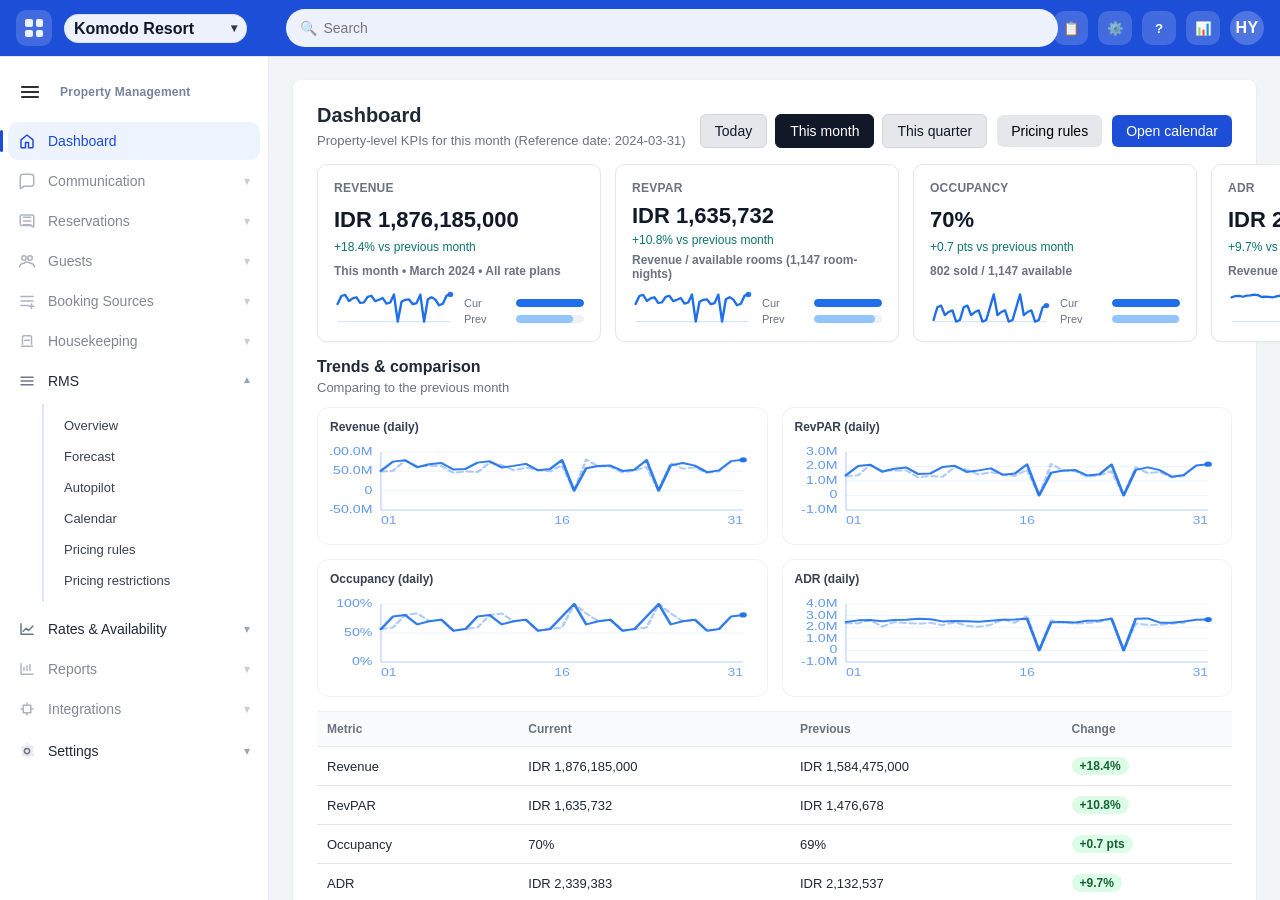
<file: index.html>
<!doctype html>
<html lang="en">
  <head>
    <meta charset="utf-8" />
    <meta http-equiv="refresh" content="0; url=./rms-prototype-step12-nodemo-ui/" />
    <meta name="viewport" content="width=device-width, initial-scale=1" />
    <title>Redirecting…</title>
    <script>
      // JS redirect (preferred)
      window.location.replace("./rms-prototype-step12-nodemo-ui/");
    </script>
  </head>
  <body>
    <p>
      Redirecting… If you are not redirected,
      <a href="./rms-prototype-step12-nodemo-ui/">click here</a>.
    </p>
  </body>
</html>
</file>
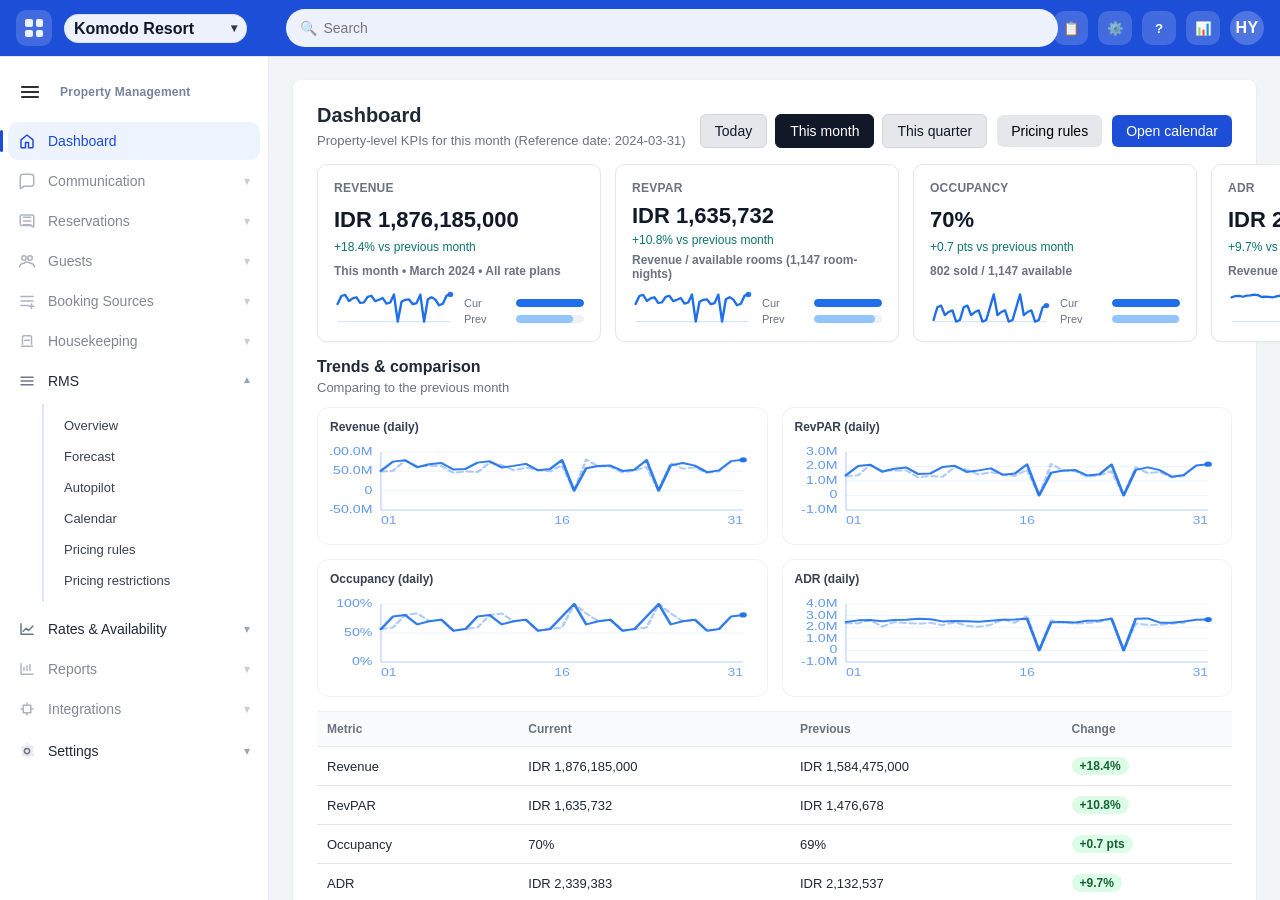
<file: rms-prototype-step12-nodemo-ui/index.html>
<!DOCTYPE html>

<html lang="en">
<head>
<meta charset="utf-8"/>
<meta content="width=device-width, initial-scale=1" name="viewport"/>
<title>RMS – Revenue Management</title>
<link rel="stylesheet" href="rms.css">
</head>
<body>
<div class="topbar">
  <div class="tb-left">
    <button class="tb-app" type="button" title="Apps">
      <span class="grid"><span></span><span></span><span></span><span></span></span>
    </button>
    <div class="tb-property" title="Property">
      <select id="propertySelect" class="tb-property-select" aria-label="Property"></select>
      <span class="chev">▾</span>
    </div>
  </div>

  <div class="tb-search">
    <span class="icon">🔍</span>
    <input id="globalSearch" type="text" placeholder="Search" />
  </div>

  <div class="tb-right">
    <button class="tb-icon" type="button" title="Tasks">📋</button>
    <button class="tb-icon" type="button" title="Settings">⚙️</button>
    <button class="tb-icon" type="button" title="Help">?</button>
        <button class="tb-icon" type="button" id="btnTogglePortfolio" title="Portfolio snapshot">📊</button>
<div class="tb-avatar" title="User">HY</div>
  </div>
</div>
<div class="layout">
<aside class="sidebar prostay" id="leftMenu" aria-label="Primary">
  <div class="sb-mini">
    <button class="sb-hamburger" type="button" id="sbCollapseBtn" title="Menu">
      <span class="hamburger-lines" aria-hidden="true"></span>
    </button>
    <div class="sb-group-label">Property Management</div>
  </div>

  <nav class="sb-nav" aria-label="Menu">
    <button class="sb-item active" data-nav="dashboard" type="button">
      <svg class="sb-ico" viewBox="0 0 24 24" aria-hidden="true">
        <path d="M4 10.5 12 4l8 6.5V20a1 1 0 0 1-1 1h-5v-7H10v7H5a1 1 0 0 1-1-1v-9.5z" fill="none" stroke="currentColor" stroke-width="2" stroke-linejoin="round"/>
      </svg>
      <span class="sb-text">Dashboard</span>
    </button>

    <button class="sb-item disabled" type="button">
      <svg class="sb-ico" viewBox="0 0 24 24" aria-hidden="true">
        <path d="M21 15a4 4 0 0 1-4 4H8l-5 3V7a4 4 0 0 1 4-4h10a4 4 0 0 1 4 4v8z" fill="none" stroke="currentColor" stroke-width="2" stroke-linejoin="round"/>
      </svg>
      <span class="sb-text">Communication</span>
      <span class="sb-caret" aria-hidden="true">▾</span>
    </button>

    <button class="sb-item disabled" type="button">
      <svg class="sb-ico" viewBox="0 0 24 24" aria-hidden="true">
        <path d="M7 7h10M7 12h10M7 17h10" fill="none" stroke="currentColor" stroke-width="2" stroke-linecap="round"/>
        <path d="M5 4h14a2 2 0 0 1 2 2v14l-4-2H5a2 2 0 0 1-2-2V6a2 2 0 0 1 2-2z" fill="none" stroke="currentColor" stroke-width="2" stroke-linejoin="round"/>
      </svg>
      <span class="sb-text">Reservations</span>
      <span class="sb-caret" aria-hidden="true">▾</span>
    </button>

    <button class="sb-item disabled" type="button">
      <svg class="sb-ico" viewBox="0 0 24 24" aria-hidden="true">
        <path d="M16 11c1.7 0 3-1.3 3-3S17.7 5 16 5s-3 1.3-3 3 1.3 3 3 3zM8 11c1.7 0 3-1.3 3-3S9.7 5 8 5 5 6.3 5 8s1.3 3 3 3z" fill="none" stroke="currentColor" stroke-width="2"/>
        <path d="M2 20c.6-3 3.2-5 6-5M22 20c-.6-3-3.2-5-6-5" fill="none" stroke="currentColor" stroke-width="2" stroke-linecap="round"/>
        <path d="M8 15c1-1 2.4-1.6 4-1.6s3 .6 4 1.6" fill="none" stroke="currentColor" stroke-width="2" stroke-linecap="round"/>
      </svg>
      <span class="sb-text">Guests</span>
      <span class="sb-caret" aria-hidden="true">▾</span>
    </button>

    <button class="sb-item disabled" type="button">
      <svg class="sb-ico" viewBox="0 0 24 24" aria-hidden="true">
        <path d="M4 6h16M4 12h16M4 18h10" fill="none" stroke="currentColor" stroke-width="2" stroke-linecap="round"/>
        <path d="M18 16v6M15 19h6" fill="none" stroke="currentColor" stroke-width="2" stroke-linecap="round"/>
      </svg>
      <span class="sb-text">Booking Sources</span>
      <span class="sb-caret" aria-hidden="true">▾</span>
    </button>

    <button class="sb-item disabled" type="button">
      <svg class="sb-ico" viewBox="0 0 24 24" aria-hidden="true">
        <path d="M4 19h16M6 17V7a2 2 0 0 1 2-2h8a2 2 0 0 1 2 2v10" fill="none" stroke="currentColor" stroke-width="2" stroke-linejoin="round"/>
        <path d="M9 11h6" fill="none" stroke="currentColor" stroke-width="2" stroke-linecap="round"/>
      </svg>
      <span class="sb-text">Housekeeping</span>
      <span class="sb-caret" aria-hidden="true">▾</span>
    </button>

    <button class="sb-item sb-parent open" type="button" id="rmsToggle" aria-expanded="true">
      <svg class="sb-ico" viewBox="0 0 24 24" aria-hidden="true">
        <path d="M4 7h16M4 12h16M4 17h16" fill="none" stroke="currentColor" stroke-width="2" stroke-linecap="round"/>
      </svg>
      <span class="sb-text">RMS</span>
      <span class="sb-caret" aria-hidden="true">▾</span>
    </button>

    <div class="sb-submenu open" id="rmsSubmenu" role="group" aria-label="RMS">
      <button class="sb-subitem" data-nav="overview" type="button">
        <span class="sb-subtext">Overview</span>
      </button>
      <button class="sb-subitem" data-nav="forecast" type="button">
        <span class="sb-subtext">Forecast</span>
      </button>
      <button class="sb-subitem" data-nav="autopilot" type="button">
        <span class="sb-subtext">Autopilot</span>
      </button>
      <button class="sb-subitem" data-nav="calendar" type="button">
        <span class="sb-subtext">Calendar</span>
      </button>
      <button class="sb-subitem" data-nav="rules" type="button">
        <span class="sb-subtext">Pricing rules</span>
      </button>
      <button class="sb-subitem" data-nav="restrictions" type="button">
        <span class="sb-subtext">Pricing restrictions</span>
      </button>
    </div>

    <button class="sb-item sb-parent" type="button" id="ratesToggle" aria-expanded="false">
      <svg class="sb-ico" viewBox="0 0 24 24" aria-hidden="true">
        <path d="M4 19V5M4 19h16" fill="none" stroke="currentColor" stroke-width="2" stroke-linecap="round"/>
        <path d="M7 15l4-4 3 3 6-6" fill="none" stroke="currentColor" stroke-width="2" stroke-linecap="round" stroke-linejoin="round"/>
      </svg>
      <span class="sb-text">Rates &amp; Availability</span>
      <span class="sb-caret" aria-hidden="true">▾</span>
    </button>

    <div class="sb-submenu" id="ratesSubmenu" role="group" aria-label="Rates & Availability">
      <button class="sb-subitem disabled" type="button">
        <span class="sb-subtext">Base Rates</span>
      </button>
      <button class="sb-subitem disabled" type="button">
        <span class="sb-subtext">Rate Plans &amp; Packages</span>
      </button>
      <button class="sb-subitem disabled" type="button">
        <span class="sb-subtext">Availability Matrix</span>
      </button>
    </div>

    <button class="sb-item disabled" type="button">
      <svg class="sb-ico" viewBox="0 0 24 24" aria-hidden="true">
        <path d="M4 19V5M4 19h16" fill="none" stroke="currentColor" stroke-width="2" stroke-linecap="round"/>
        <path d="M8 14v-4M12 14V8M16 14V6" fill="none" stroke="currentColor" stroke-width="2" stroke-linecap="round"/>
      </svg>
      <span class="sb-text">Reports</span>
      <span class="sb-caret" aria-hidden="true">▾</span>
    </button>

    <button class="sb-item disabled" type="button">
      <svg class="sb-ico" viewBox="0 0 24 24" aria-hidden="true">
        <path d="M7 7h10v10H7z" fill="none" stroke="currentColor" stroke-width="2"/>
        <path d="M4 12h3M17 12h3M12 4v3M12 17v3" fill="none" stroke="currentColor" stroke-width="2" stroke-linecap="round"/>
      </svg>
      <span class="sb-text">Integrations</span>
      <span class="sb-caret" aria-hidden="true">▾</span>
    </button>

    <div class="sb-spacer"></div>

    <button class="sb-item sb-parent" type="button" id="settingsToggle" aria-expanded="false">
      <svg class="sb-ico" viewBox="0 0 24 24" aria-hidden="true">
        <path d="M12 15.5A3.5 3.5 0 1 0 12 8.5a3.5 3.5 0 0 0 0 7z" fill="none" stroke="currentColor" stroke-width="2"/>
        <path d="M19.4 15a7.9 7.9 0 0 0 .1-6l2-1.2-2-3.4-2.3 1a8 8 0 0 0-5-2L9.8 1H14l-1.2 2.4a8 8 0 0 0-5 2l-2.3-1-2 3.4L5.6 9a7.9 7.9 0 0 0 .1 6L3.7 16.2l2 3.4 2.3-1a8 8 0 0 0 5 2L12 23l1.1-2.4a8 8 0 0 0 5-2l2.3 1 2-3.4L19.4 15z" opacity=".15" fill="currentColor"/>
      </svg>
      <span class="sb-text">Settings</span>
      <span class="sb-caret" aria-hidden="true">▾</span>
    </button>

    <div class="sb-submenu" id="settingsSubmenu" role="group" aria-label="Settings">
      <button class="sb-subitem" data-nav="properties" type="button"><span class="sb-subtext">Properties</span></button>
      <button class="sb-subitem disabled" type="button"><span class="sb-subtext">General</span></button>
      <button class="sb-subitem disabled" type="button"><span class="sb-subtext">Users &amp; permissions</span></button>
      <button class="sb-subitem disabled" type="button"><span class="sb-subtext">Data sources</span></button>
    </div>
  </nav>
</aside>
<div class="content">
<div id="dashboardView">
<div class="card">
<div style="display:flex; align-items:flex-end; justify-content:space-between; gap:12px; flex-wrap:wrap;">
<div>
<h1 style="margin:0;">Dashboard</h1>
<div class="rms-muted" style="margin-top:6px;">
<span id="kpiRangeDesc">Property-level KPIs for this month</span> <span class="rms-muted" id="kpiRefDateLabel"></span>
</div>
</div>
<div style="display:flex; align-items:center; gap:10px; flex-wrap:wrap;">
<div id="kpiRangeGroup" style="display:flex; gap:8px; align-items:center; flex-wrap:wrap;">
<button class="button toggle" data-range="day" id="rangeDay">Today</button>
<button class="button toggle active" data-range="month" id="rangeMonth">This month</button>
<button class="button toggle" data-range="quarter" id="rangeQuarter">This quarter</button>
</div>
<button class="button secondary" id="btnGoRules">Pricing rules</button>
<button class="button primary" id="btnGoCalendar">Open calendar</button>
</div>
</div>
<div class="kpi-grid" style="margin-top:16px;">
<div class="kpi-card">
  <div class="kpi-label">Revenue</div>
  <div class="kpi-value" id="kpiRevenue">—</div>
  <div class="kpi-delta" id="kpiRevenueDelta">—</div>
  <div class="kpi-sub" id="kpiRevenueSub">—</div>
  <div class="kpi-viz">
    <svg class="spark" id="sparkRevenue" viewBox="0 0 100 30" preserveAspectRatio="none" aria-label="Revenue trend"></svg>
    <div class="mini-bars" id="barRevenue"></div>
  </div>
</div>
<div class="kpi-card">
  <div class="kpi-label">RevPAR</div>
  <div class="kpi-value" id="kpiRevPAR">—</div>
  <div class="kpi-delta" id="kpiRevPARDelta">—</div>
  <div class="kpi-sub" id="kpiRevPARSub">—</div>
  <div class="kpi-viz">
    <svg class="spark" id="sparkRevPAR" viewBox="0 0 100 30" preserveAspectRatio="none" aria-label="RevPAR trend"></svg>
    <div class="mini-bars" id="barRevPAR"></div>
  </div>
</div>
<div class="kpi-card">
  <div class="kpi-label">Occupancy</div>
  <div class="kpi-value" id="kpiOcc">—</div>
  <div class="kpi-delta" id="kpiOccDelta">—</div>
  <div class="kpi-sub" id="kpiOccSub">—</div>
  <div class="kpi-viz">
    <svg class="spark" id="sparkOcc" viewBox="0 0 100 30" preserveAspectRatio="none" aria-label="Occupancy trend"></svg>
    <div class="mini-bars" id="barOcc"></div>
  </div>
</div>
<div class="kpi-card">
  <div class="kpi-label">ADR</div>
  <div class="kpi-value" id="kpiADR">—</div>
  <div class="kpi-delta" id="kpiADRDelta">—</div>
  <div class="kpi-sub" id="kpiADRSub">—</div>
  <div class="kpi-viz">
    <svg class="spark" id="sparkADR" viewBox="0 0 100 30" preserveAspectRatio="none" aria-label="ADR trend"></svg>
    <div class="mini-bars" id="barADR"></div>
  </div>
</div>
</div>

<div class="overview-extra">
  <div style="display:flex; align-items:flex-end; justify-content:space-between; gap:12px; flex-wrap:wrap;">
    <div>
      <div style="font-weight:700;">Trends & comparison</div>
      <div class="rms-muted" id="compareLabel" style="margin-top:4px;">Comparing to the previous period</div>
    </div>
  </div>

  <div class="overview-extra-grid">
    <div class="mini-chart-card">
      <div class="mini-chart-title">Revenue (daily)</div>
      <svg class="mini-chart" id="chartRevenue" viewBox="0 0 300 90" preserveAspectRatio="none"></svg>
    </div>
    <div class="mini-chart-card">
      <div class="mini-chart-title">RevPAR (daily)</div>
      <svg class="mini-chart" id="chartRevPAR" viewBox="0 0 300 90" preserveAspectRatio="none"></svg>
    </div>
    <div class="mini-chart-card">
      <div class="mini-chart-title">Occupancy (daily)</div>
      <svg class="mini-chart" id="chartOcc" viewBox="0 0 300 90" preserveAspectRatio="none"></svg>
    </div>
    <div class="mini-chart-card">
      <div class="mini-chart-title">ADR (daily)</div>
      <svg class="mini-chart" id="chartADR" viewBox="0 0 300 90" preserveAspectRatio="none"></svg>
    </div>
  </div>

  <table class="compare-table" aria-label="Current vs previous period comparison">
    <thead>
      <tr>
        <th style="width:22%;">Metric</th>
        <th>Current</th>
        <th>Previous</th>
        <th>Change</th>
      </tr>
    </thead>
    <tbody id="compareTableBody">
      <tr><td>Revenue</td><td id="cmpRevenueCur">—</td><td id="cmpRevenuePrev">—</td><td id="cmpRevenueDelta">—</td></tr>
      <tr><td>RevPAR</td><td id="cmpRevPARCur">—</td><td id="cmpRevPARPrev">—</td><td id="cmpRevPARDelta">—</td></tr>
      <tr><td>Occupancy</td><td id="cmpOccCur">—</td><td id="cmpOccPrev">—</td><td id="cmpOccDelta">—</td></tr>
      <tr><td>ADR</td><td id="cmpADRCur">—</td><td id="cmpADRPrev">—</td><td id="cmpADRDelta">—</td></tr>
    </tbody>
  </table>
</div>
<div class="footer-note">
      Notes: Revenue is estimated from sold rooms × (plan-mix weighted price). ADR = Revenue / sold rooms. RevPAR = Revenue / available rooms.
    </div>
</div>
</div>

<div class="card" id="portfolioCard" style="margin-top:14px;">
  <div style="display:flex; align-items:flex-start; justify-content:space-between; gap:12px;">
    <div>
      <div class="card-title">Portfolio snapshot</div>
      <div class="rms-muted" style="margin-top:4px;">Quick comparison across properties. Click “Switch” to jump between properties.</div>
    </div>
    <div style="display:flex; gap:8px;">
      <button class="button" id="btnGoProperties">Manage properties</button>
      <button class="button" id="btnHidePortfolio">Hide</button>
    </div>
  </div>
  <div class="table-wrap" style="margin-top:10px;">
    <table class="mini-table" id="portfolioTable">
      <thead>
        <tr>
          <th style="text-align:left;">Property</th>
          <th style="text-align:right;">Occ (avg)</th>
          <th style="text-align:right;">ADR</th>
          <th style="text-align:right;">RevPAR</th>
          <th style="text-align:right;">Revenue</th>
          <th style="text-align:left;">Action</th>
        </tr>
      </thead>
      <tbody></tbody>
    </table>
  </div>
</div>

<div class="hidden" id="forecastView">
  <div class="card">
    <div style="display:flex; align-items:flex-end; justify-content:space-between; gap:12px; flex-wrap:wrap;">
      <div>
        <h1 style="margin:0;">Forecast &amp; Pace</h1>
        <div class="rms-muted" style="margin-top:6px;">On-the-books demand, pickup pace, and a lightweight occupancy forecast for upcoming dates.</div>
      </div>
      <div style="display:flex; align-items:center; gap:10px; flex-wrap:wrap;">
        <button class="button secondary" id="btnForecastGoCalendar">Open calendar</button>
      </div>
    </div>

    <div class="forecast-controls" style="margin-top:14px; display:flex; gap:10px; flex-wrap:wrap; align-items:center;">
      <div class="pill">
        <span class="pill-label">As of</span>
        <select id="forecastAsOf" class="select"></select>
      </div>
      <div class="pill">
        <span class="pill-label">Room type</span>
        <select id="forecastRoom" class="select">
          <option value="__all__" selected>All rooms</option>
        </select>
      </div>
      <div class="pill">
        <span class="pill-label">Window</span>
        <select id="forecastWindow" class="select">
          <option value="14">Next 14 days</option>
          <option value="30" selected>Next 30 days</option>
          <option value="60">Next 60 days</option>
        </select>
      </div>
      <div class="rms-muted" id="forecastRangeLabel" style="margin-left:auto;">—</div>
    </div>

    <div class="forecast-grid" style="margin-top:14px;">
      <div class="mini-chart-card">
        <div class="mini-chart-title">Rooms sold (OTB) vs forecast</div>
        <div class="chart-legend" style="display:flex; gap:12px; align-items:center; margin:6px 0 8px 0; flex-wrap:wrap;">
          <span class="legend-item"><span class="legend-dot"></span> Forecast</span>
          <span class="legend-item" style="opacity:0.7;"><span class="legend-dot dashed"></span> OTB (current)</span>
        </div>
        <svg class="mini-chart" id="chartOTB" viewBox="0 0 300 120" preserveAspectRatio="none"></svg>
      </div>

      <div class="mini-chart-card">
        <div class="mini-chart-title">Pickup pace (last 24h)</div>
        <svg class="mini-chart" id="chartPickup" viewBox="0 0 300 120" preserveAspectRatio="none"></svg>
      </div>

      <div class="mini-chart-card">
        <div class="mini-chart-title">Occupancy (current vs forecast)</div>
        <div class="chart-legend" style="display:flex; gap:12px; align-items:center; margin:6px 0 8px 0; flex-wrap:wrap;">
          <span class="legend-item"><span class="legend-dot"></span> Forecast occ%</span>
          <span class="legend-item" style="opacity:0.7;"><span class="legend-dot dashed"></span> Current occ%</span>
        </div>
        <svg class="mini-chart" id="chartOccForecast" viewBox="0 0 300 120" preserveAspectRatio="none"></svg>
      </div>

      <div class="mini-chart-card">
        <div class="mini-chart-title">Alerts</div>
        <table class="compare-table" style="margin-top:10px;">
          <thead>
            <tr>
              <th style="width:28%;">Date</th>
              <th style="width:22%;">Signal</th>
              <th>Note</th>
            </tr>
          </thead>
          <tbody id="forecastAlertsBody">
            <tr><td colspan="3" class="rms-muted">—</td></tr>
          </tbody>
        </table>
      </div>
    </div>

    <div class="footer-note" style="margin-top:12px;">
      Notes: OTB is derived from inventory (total − remaining). Pickup is estimated from the last 24h availability change. Forecast is derived from recent pace patterns.
    </div>
  </div>
</div>

<div class="hidden" id="autopilotView">
  <div class="card">
    <div style="display:flex; align-items:flex-end; justify-content:space-between; gap:12px; flex-wrap:wrap;">
      <div>
        <h1 style="margin:0;">Autopilot</h1>
        <div class="rms-muted" style="margin-top:6px;">
          Automatically apply rule-based recommendations within your pricing restrictions and safety limits.
        </div>
      </div>
      <div style="display:flex; align-items:center; gap:10px; flex-wrap:wrap;">
        <div class="ap-status-pill" id="apStatusPill">Status: —</div>
      </div>
    </div>

    <div class="ap-grid" style="margin-top:14px;">
      <div class="card" style="margin:0; padding:14px;">
        <h2 style="margin:0 0 10px 0; font-size:16px;">1) Autopilot switch</h2>
        <div style="display:flex; align-items:center; justify-content:space-between; gap:12px; flex-wrap:wrap;">
          <div>
            <div style="font-weight:700;">Enable Autopilot</div>
            <div class="rms-muted" style="margin-top:4px;">
              When enabled, the system will run on a schedule using your current pricing mode (Occupancy / Forecast occupancy / Lead-time).
            </div>
          </div>
          <label class="switch" title="Enable/Disable Autopilot">
            <input type="checkbox" id="apEnabled">
            <span class="slider"></span>
          </label>
        </div>
        <div class="ap-kv" style="margin-top:10px;">
          <div><span class="k">Last run</span><span class="v" id="apLastRun">—</span></div>
          <div><span class="k">Mode</span><span class="v" id="apModeLabel">—</span></div>
          <div><span class="k">Restrictions</span><span class="v">Always enforced</span></div>
        </div>

        <div style="margin-top:12px; display:flex; align-items:center; gap:10px; flex-wrap:wrap;">
          <div style="min-width:160px; font-weight:700;">Run interval</div>
          <input class="input" id="apIntervalMinutes" type="number" min="1" max="1440" step="1" style="width:120px;" />
          <span class="rms-muted">minutes</span>
          <div style="flex:1;"></div>
          <div class="rms-muted" style="min-width:120px;">Next run in</div>
          <div style="font-weight:800; min-width:88px;" id="apNextRunIn">—</div>
          <button class="button secondary" id="apRunOnceBtn" type="button">Run once now</button>
          <button class="button tertiary" id="apResetBtn" type="button">Reset preferences</button>
        </div>
        <div class="rms-muted" style="margin-top:6px; font-size:12px;" id="apAutoRunHint">
          When enabled, Autopilot will run at this interval until disabled.
        </div>
        <div id="apAutoRunLog" style="margin-top:10px; max-height:120px; overflow:auto; border:1px solid rgba(255,255,255,0.08); border-radius:10px; padding:8px; font-size:12px;">
          <div class="rms-muted">No scheduled runs yet.</div>
        </div>
      </div>

      <div class="card" style="margin:0; padding:14px;">
        <h2 style="margin:0 0 10px 0; font-size:16px;">2) Scope</h2>
        <div class="ap-form">
          <div class="ap-row">
            <label class="ap-label">Date window</label>
            <select class="select" id="apWindowDays">
              <option value="7">Next 7 days</option>
              <option value="14" selected>Next 14 days</option>
              <option value="30">Next 30 days</option>
              <option value="60">Next 60 days</option>
            </select>
          </div>
          <div class="ap-row">
            <label class="ap-label">Room types</label>
            <div class="ap-checkgrid" id="apRoomTypeChecks"></div>
          </div>
          <div class="ap-row">
            <label class="ap-label">Rate plans</label>
            <div class="ap-checkgrid" id="apRatePlanChecks"></div>
          </div>
        </div>
        <div class="rms-muted" style="margin-top:8px; font-size:12px;">
          Tip: Start with one room type + one rate plan to demonstrate the workflow.
        </div>
      </div>

      <div class="card" style="margin:0; padding:14px;">
        <h2 style="margin:0 0 10px 0; font-size:16px;">3) Safety limits</h2>
        <div class="ap-form">
          <div class="ap-row">
            <label class="ap-label">Skip sold-out dates</label>
            <label class="ap-inline">
              <input type="checkbox" id="apSkipSoldOut" checked>
              <span>Do not change prices when remaining rooms ≤ 0</span>
            </label>
          </div>
          <div class="ap-row">
            <label class="ap-label">Max change per run</label>
            <div class="ap-two">
              <div class="ap-inline">
                <span class="rms-muted" style="min-width:90px;">Percent</span>
                <input class="input" id="apMaxPct" type="number" min="0" max="100" step="1" value="10" style="width:110px;">
                <span class="rms-muted">%</span>
              </div>
              <div class="ap-inline">
                <span class="rms-muted" style="min-width:90px;">Absolute</span>
                <input class="input" id="apMaxAbs" type="number" min="0" step="1000" value="200000" style="width:150px;">
                <span class="rms-muted">IDR</span>
              </div>
            </div>
          </div>
          <div class="ap-row">
            <label class="ap-label">Big-change handling</label>
            <select class="select" id="apBigChangeAction">
              <option value="queue" selected>Queue for review (do not apply)</option>
              <option value="cap">Cap to limit and apply</option>
            </select>
          </div>
          <div class="ap-row">
            <label class="ap-label">Minimum change</label>
            <div class="ap-inline">
              <input class="input" id="apMinDelta" type="number" min="0" step="1000" value="5000" style="width:150px;">
              <span class="rms-muted">IDR (ignore smaller differences)</span>
            </div>
          </div>
        </div>
      </div>

      
    </div>
  </div>
</div>

<div class="hidden" id="calendarView">

<div class="card" id="rms-root">
<h1>Revenue Management</h1>
<p style="color:#6b7280;font-size:13px;margin:8px 0 16px 0;">
          Click a date to view details. Prices and inventory are managed in a structured data grid (date × room type × rate plan).
        </p>
<!-- Calendar goes here -->
<div id="calendarContainer">
<div class="calendar-shell">
<div class="calendar-toolbar">
<button class="toolbtn" id="btnToday">📅 Today</button>
<button class="toolbtn" id="btnGoDashboard">🏠 Overview</button>
<button class="toolbtn" id="btnManualPrices">Manually set prices</button>
<button class="toolbtn" id="btnPricingRules">Change pricing rules</button>
<div aria-label="Month navigation" class="monthnav">
<button aria-label="Previous month" class="navbtn" id="prevMonth">‹</button>
<div id="monthTitle">February 2024</div>
<button aria-label="Next month" class="navbtn" id="nextMonth">›</button>
</div>
<div class="right">
<span class="label">Room type price</span>
<select class="roomselect" id="roomTypeSelect">
<option selected="" value="Ocean View Bungalow">Ocean View Bungalow</option>
<option value="Family Bungalow">Family Bungalow</option>
<option value="Grand View">Grand View</option>
<option value="Grand Beach">Grand Beach</option>
<option value="Private Bamboo Bungalow">Private Bamboo Bungalow</option>
<option value="Presidential Suite">Presidential Suite</option>
</select>
<span class="label">Rate plan</span>
<select class="roomselect" id="ratePlanSelect">
<option selected="" value="Flexible Rate">Flexible Rate</option>
<option value="Non-refundable Rate">Non-refundable Rate</option>
<option value="Breakfast Included">Breakfast Included</option>
<option value="Package Deal">Package Deal</option>
</select>
</div>
</div>
<div class="calendar">
<div class="calendar-dow">
<div>Monday</div><div>Tuesday</div><div>Wednesday</div><div>Thursday</div>
<div>Friday</div><div>Saturday</div><div>Sunday</div>
</div>
<div class="calendar-grid" id="calendarGrid"></div>
</div>
<div class="day-detail">
<div class="day-detail-head">
<div>
<div class="date" id="detailDate">Fri, Feb 16, 2024</div>
<div class="sub" id="detailSub">Showing: Ocean View Bungalow • Flexible Rate</div>
</div>
<div class="day-detail-actions">
<button class="button secondary" id="detailManual">Manually set prices</button>
<button class="button secondary" id="detailRules">Change pricing rules</button>
<button class="button primary" id="detailApply">Apply recommendation</button>
</div>
</div>
<div class="pinbar" id="pinBar">
<div style="font-weight:700;">Pin columns</div>
<label class="pin-item"><input checked="" id="pin_room" type="checkbox"/> Room type</label>
<label class="pin-item"><input checked="" id="pin_avail" type="checkbox"/> Availability</label>
<label class="pin-item"><input checked="" id="pin_latest" type="checkbox"/> Latest change</label>
<label class="pin-item"><input checked="" id="pin_rec" type="checkbox"/> Recommendation</label>
<div class="pinbar-right">
  <label class="pin-select">Latest change plan
    <select id="latestPlanSelect" class="pin-select-control"></select>
  </label>
  <div class="footer-note">Scroll right to view other rate plans</div>
</div>
</div>
<div class="detail-table-wrap" id="detailTableWrap">
<table>
<thead id="roomTableHead"></thead>
<tbody id="roomTableBody"></tbody>
</table>
</div>
<div class="footer-note">
                Prices and inventory come from the property data grid. Manual/apply changes update data and refresh the UI.
              </div>
</div>
</div>
</div>
</div>
</div>
<div class="hidden" id="pricingRulesView">
<div class="card">
<div style="display:flex; align-items:flex-end; justify-content:space-between; gap:12px; flex-wrap:wrap;">
<div>
<h1 style="margin:0;">Pricing rule change</h1>
<div class="rms-muted" style="margin-top:6px;">
          Edit the rule set used to generate price recommendations. Changes are saved locally in this browser.
        </div>
</div>
<div style="display:flex; align-items:center; gap:10px; flex-wrap:wrap;">
<button class="button" id="btnRulesBackCalendar">Back to calendar</button>
<button class="button" id="btnRulesBackOverview">Back to overview</button>
<button class="button primary" id="btnRulesSave">Save changes</button>
</div>
</div>
<div style="margin-top:14px; display:flex; align-items:flex-end; justify-content:space-between; gap:12px; flex-wrap:wrap;">
  <div>
    <h2 style="margin:0; font-size:16px;">Pricing mode</h2>
    <div class="rms-muted" style="margin-top:6px;">
      Select how price recommendations are generated. The active mode applies across the calendar.
    </div>
  </div>
  <div class="mode-pill" id="activeModePill">Active mode: —</div>
</div>

<div class="mode-list" id="pricingModeList" style="margin-top:10px;">
  <label class="mode-option">
    <input type="radio" name="pricingMode" value="manual" id="mode_manual">
    <div class="mode-meta">
      <div class="mode-title">Manual pricing</div>
      <div class="mode-desc">No rules. Recommendations are disabled; prices are set manually.</div>
    </div>
  </label>

  <label class="mode-option">
    <input type="radio" name="pricingMode" value="occ" id="mode_occ">
    <div class="mode-meta">
      <div class="mode-title">Occupancy-based</div>
      <div class="mode-desc">Only occupancy affects the recommendation: farther dates do not matter.</div>
    </div>
  </label>

  <label class="mode-option">
    <input type="radio" name="pricingMode" value="occ_lead" id="mode_occ_lead">
    <div class="mode-meta">
      <div class="mode-title">Lead time + occupancy</div>
      <div class="mode-desc">Farther dates → higher price, higher occupancy → higher price. The total adjustment combines both factors.</div>
    </div>
  </label>

  <label class="mode-option">
    <input type="radio" name="pricingMode" value="forecast_occ" id="mode_forecast_occ">
    <div class="mode-meta">
      <div class="mode-title">Forecast occupancy</div>
      <div class="mode-desc">Uses forecasted occupancy (not current occupancy) to adjust price by tier.</div>
    </div>
  </label>

</div>

<div class="footer-note" id="modeNote" style="margin-top:8px;"></div>
<div style="border-top:1px solid #e5e7eb; margin:14px 0;"></div>
<div class="rules-grid">
<div class="card" id="rulesTiersCard" style="margin:0;">
<h2 id="rulesOccTitle" style="margin:0 0 10px 0; font-size:16px;">Occupancy-based recommendation tiers</h2>
<div class="rms-muted" id="rulesOccDesc" style="margin-bottom:10px;">
          For the selected date and room type, the recommendation adjusts the current price by the tier percentage.
        </div>
<div style="overflow:auto; border:1px solid #e5e7eb; border-radius:12px;">
<table class="detail-table" style="width:100%; border-collapse:separate; border-spacing:0;">
<thead>
<tr>
<th style="position:sticky; top:0;">Min occ %</th>
<th style="position:sticky; top:0;">Max occ %</th>
<th style="position:sticky; top:0;">Adjustment %</th>
</tr>
</thead>
<tbody id="rulesTierBody"></tbody>
</table>
</div>
<div style="display:flex; gap:10px; align-items:center; margin-top:10px; flex-wrap:wrap;">
<button class="button" id="btnRulesAddTier">Add tier</button>
<button class="button" id="btnRulesReset">Reset to default</button>
<span class="footer-note">Tip: Keep tiers contiguous (e.g., 0–35, 36–45, ...).</span>
</div>
</div>
<div class="card" id="rulesBehaviorCard" style="margin:0;">
<h2 style="margin:0 0 10px 0; font-size:16px;">Display behavior</h2>
<div style="display:flex; flex-direction:column; gap:10px;">
<label style="display:flex; gap:10px; align-items:flex-start;">
<input id="ruleSoldOutHideRec" type="checkbox">
<div>
<div style="font-weight:700;">Hide recommendation when sold out</div>
<div class="footer-note">If a room type is sold out on a date, show “Sold out” instead of a target price.</div>
</div>
</input></label>
<label style="display:flex; gap:10px; align-items:flex-start;">
<input id="ruleSoldOutHideLatest" type="checkbox">
<div>
<div style="font-weight:700;">Hide latest price change when sold out</div>
<div class="footer-note">Prevents “current price” messaging when inventory is 0.</div>
</div>
</input></label>
<div style="border-top:1px solid #e5e7eb; margin:2px 0;"></div>
<label style="display:flex; gap:10px; align-items:center;">
<span style="min-width:140px; font-weight:700;">Rounding (IDR)</span>
<input class="input" id="ruleRounding" min="1" step="1" style="width:140px;" type="number">
</input></label>
<div class="footer-note">Example: rounding 5000 means the recommended price will snap to the nearest 5,000 IDR.</div>
</div>
<div style="border-top:1px solid #e5e7eb; margin:14px 0;"></div>
<h2 style="margin:0 0 10px 0; font-size:16px;">Change log</h2>
<div id="rulesLog" style="font-family: ui-monospace, SFMono-Regular, Menlo, Monaco, Consolas, 'Liberation Mono', 'Courier New', monospace;
                                 font-size:12px; color:#111827; background:#f9fafb; border:1px solid #e5e7eb;
                                 border-radius:12px; padding:10px; max-height:240px; overflow:auto;"></div>
</div>

<div class="card hidden" id="rulesLeadCard" style="margin:0; grid-column: 1 / -1;">
  <h2 style="margin:0 0 10px 0; font-size:16px;">Lead-time adjustment tiers</h2>
  <div class="rms-muted" id="rulesLeadDesc" style="margin-bottom:10px;">
    In this mode, farther dates increase the recommended price. The final recommendation combines lead time and occupancy adjustments.
  </div>

  <div style="overflow:auto; border:1px solid #e5e7eb; border-radius:12px;">
    <table class="detail-table" style="width:100%; border-collapse:separate; border-spacing:0;">
      <thead>
        <tr>
          <th style="text-align:left; padding:10px 12px;">Min lead days</th>
          <th style="text-align:left; padding:10px 12px;">Max lead days</th>
          <th style="text-align:left; padding:10px 12px;">Adjustment %</th>
        </tr>
      </thead>
      <tbody id="rulesLeadTierBody"></tbody>
    </table>
  </div>

  <div style="margin-top:12px; display:flex; gap:10px; align-items:center; flex-wrap:wrap;">
    <button class="button" id="btnRulesAddLeadTier">Add lead-time tier</button>
    <button class="button" id="btnRulesResetLead">Reset lead-time tiers</button>
    <div class="footer-note">Tip: Keep tiers contiguous (e.g., 0–7, 8–30, 31–90, ...).</div>
  </div>
</div>


<div class="card hidden" id="rulesForecastCard" style="margin:0; grid-column: 1 / -1;">
  <h2 style="margin:0 0 10px 0; font-size:16px;">Forecast occupancy adjustment tiers</h2>
  <div class="rms-muted" id="rulesForecastDesc" style="margin-bottom:10px;">
    In forecast modes, the recommendation uses forecasted occupancy (from the Forecast page heuristic) instead of current occupancy.
  </div>

  <div style="overflow:auto; border:1px solid #e5e7eb; border-radius:12px;">
    <table class="detail-table" style="width:100%; border-collapse:separate; border-spacing:0;">
      <thead>
        <tr>
          <th style="position:sticky; top:0;">Min forecast occ %</th>
          <th style="position:sticky; top:0;">Max forecast occ %</th>
          <th style="position:sticky; top:0;">Adjustment %</th>
        </tr>
      </thead>
      <tbody id="rulesForecastTierBody"></tbody>
    </table>
  </div>

  <div style="display:flex; gap:10px; align-items:center; flex-wrap:wrap; margin-top:10px;">
    <button class="button" id="btnRulesAddForecastTier">Add forecast tier</button>
    <button class="button" id="btnRulesResetForecast">Reset forecast tiers</button>
    <div class="footer-note">Tip: Keep tiers contiguous (e.g., 0–35, 36–45, 46–69, ...).</div>
  </div>
</div>


</div>
</div>
</div>


<div class="hidden" id="pricingRestrictionsView">
  <div class="card">
    <div style="display:flex; align-items:flex-end; justify-content:space-between; gap:12px; flex-wrap:wrap;">
      <div>
        <h1 style="margin:0;">Pricing restrictions</h1>
        <div class="rms-muted" style="margin-top:6px;">
          Hard constraints to keep generated prices within acceptable boundaries. Saved locally in this browser.
        </div>
      </div>
      <div style="display:flex; align-items:center; gap:10px; flex-wrap:wrap;">
        <button class="button" id="btnRestrBackRules">Back to pricing rules</button>
        <button class="button" id="btnRestrBackCalendar">Back to calendar</button>
        <button class="button primary" id="btnRestrSave">Save changes</button>
      </div>
    </div>

    <div class="restr-grid" style="margin-top:16px; display:grid; grid-template-columns: 1fr; gap:14px;">
      <div class="card" style="margin:0; padding:14px;">
        <div style="display:flex; align-items:center; justify-content:space-between; gap:12px; flex-wrap:wrap;">
          <div>
            <h2 style="margin:0; font-size:16px;">1) Absolute price bounds (by room type)</h2>
            <div class="rms-muted" style="margin-top:6px;">Define minimum and maximum allowed prices for each room type. Each constraint can be enabled or disabled.</div>
          </div>
          <button class="button secondary" id="btnRestrResetAbs" type="button">Reset to suggested</button>
        </div>
        <div style="margin-top:12px; overflow:auto;">
          <table>
            <thead>
              <tr>
                <th style="width:90px;">Enabled</th>
                <th>Room type</th>
                <th style="width:180px;">Min price (IDR)</th>
                <th style="width:180px;">Max price (IDR)</th>
              </tr>
            </thead>
            <tbody id="restrAbsTbody"></tbody>
          </table>
        </div>
      </div>

      <div class="card" style="margin:0; padding:14px;">
        <div style="display:flex; align-items:center; justify-content:space-between; gap:12px; flex-wrap:wrap;">
          <div>
            <h2 style="margin:0; font-size:16px;">2) Room type price gap constraints</h2>
            <div class="rms-muted" style="margin-top:6px;">Ensure price differences between two room types stay within a range (same date &amp; rate plan). Starts empty.</div>
          </div>
          <button class="button secondary" id="btnRestrAddRoomGap" type="button">Add constraint</button>
        </div>
        <div style="margin-top:12px; overflow:auto;">
          <table>
            <thead>
              <tr>
                <th style="width:90px;">Enabled</th>
                <th style="min-width:220px;">Room A</th>
                <th style="min-width:220px;">Room B</th>
                <th style="width:170px;">Min gap (A − B)</th>
                <th style="width:170px;">Max gap (A − B)</th>
                <th style="width:120px;"></th>
              </tr>
            </thead>
            <tbody id="restrRoomGapTbody">
              <tr class="restr-empty"><td colspan="6" class="rms-muted">No room gap constraints. Click “Add constraint” to create one.</td></tr>
            </tbody>
          </table>
        </div>
      </div>

      <div class="card" style="margin:0; padding:14px;">
        <div style="display:flex; align-items:center; justify-content:space-between; gap:12px; flex-wrap:wrap;">
          <div>
            <h2 style="margin:0; font-size:16px;">3) Rate plan price gap constraints</h2>
            <div class="rms-muted" style="margin-top:6px;">Ensure price differences between two rate plans stay within a range (same date &amp; room type). Starts empty.</div>
          </div>
          <button class="button secondary" id="btnRestrAddPlanGap" type="button">Add constraint</button>
        </div>
        <div style="margin-top:12px; overflow:auto;">
          <table>
            <thead>
              <tr>
                <th style="width:90px;">Enabled</th>
                <th style="min-width:240px;">Plan A</th>
                <th style="min-width:240px;">Plan B</th>
                <th style="width:170px;">Min gap (A − B)</th>
                <th style="width:170px;">Max gap (A − B)</th>
                <th style="width:120px;"></th>
              </tr>
            </thead>
            <tbody id="restrPlanGapTbody">
              <tr class="restr-empty"><td colspan="6" class="rms-muted">No rate plan gap constraints. Click “Add constraint” to create one.</td></tr>
            </tbody>
          </table>
        </div>
      </div>

      <div class="rms-muted" style="font-size:12px;">
        Notes: These are strong constraints applied after rule-based recommendation. When multiple constraints apply, the allowed range is intersected.
      </div>
    </div>
  </div>
</div>

</div>
</div>


<!-- =========================================================
       MODULE CONTAINERS (placeholders for future interactions)
  ========================================================== -->
<div id="toast-root"></div>
<div id="modal-root"></div>
<div id="drawer-root"></div>
<script src="rms.state.js"></script>
<script src="rms.ui.js"></script>
<script src="rms.properties.js"></script>
<script src="rms.db.js"></script>
<script src="rms.calendar.core.js"></script>
<script src="rms.rules.js"></script>
<script src="rms.calendar.extras.js"></script>
<script src="rms.autopilot.js"></script>
<script src="rms.overview.js"></script>
<script src="rms.forecast.js"></script>
<script src="rms.restrictions.js"></script>

<div class="hidden" id="propertiesView">
  <div class="card">
    <div style="display:flex; align-items:flex-start; justify-content:space-between; gap:12px;">
      <div>
        <div class="card-title">Properties</div>
        <div class="rms-muted" style="margin-top:4px;">Manage properties, currencies, timezones, and which room types / rate plans are enabled for each property. Settings are saved per property in localStorage.</div>
      </div>
      <div style="display:flex; gap:8px; flex-wrap:wrap;">
        <button class="button" id="btnAddProperty">+ Add property</button>
      </div>
    </div>

    <div style="display:grid; grid-template-columns: 1.2fr 0.8fr; gap:14px; margin-top:14px;">
      <div class="card" style="margin:0;">
        <div class="card-title" style="font-size:14px;">Property list</div>
        <div class="table-wrap" style="margin-top:10px;">
          <table class="mini-table" id="propertiesTable">
            <thead>
              <tr>
                <th style="text-align:left;">Name</th>
                <th style="text-align:left;">ID</th>
                <th style="text-align:left;">Currency</th>
                <th style="text-align:left;">Timezone</th>
                <th style="text-align:left;">Status</th>
                <th style="text-align:left;">Actions</th>
              </tr>
            </thead>
            <tbody></tbody>
          </table>
        </div>
        <div class="rms-muted" style="margin-top:10px;">Tip: Use “Duplicate” to clone a property’s data + settings.</div>
      </div>

      <div class="card" style="margin:0;">
        <div class="card-title" style="font-size:14px;">Selected property</div>
        <div id="propertyEditorEmpty" class="rms-muted" style="margin-top:10px;">Select a property to edit.</div>

        <div id="propertyEditor" class="hidden" style="margin-top:10px;">
          <div class="grid2">
            <div>
              <label class="field-label">Name</label>
              <input class="field" id="propName" type="text" />
            </div>
            <div>
              <label class="field-label">ID (read-only)</label>
              <input class="field" id="propId" type="text" disabled />
            </div>
          </div>

          <div class="grid2" style="margin-top:10px;">
            <div>
              <label class="field-label">Currency</label>
              <select class="field" id="propCurrency">
                <option value="IDR">IDR</option>
                <option value="USD">USD</option>
                <option value="EUR">EUR</option>
                <option value="GBP">GBP</option>
                <option value="SGD">SGD</option>
                <option value="AUD">AUD</option>
                <option value="CNY">CNY</option>
                <option value="JPY">JPY</option>
              </select>
            </div>
            <div>
              <label class="field-label">Timezone</label>
              <input class="field" id="propTimezone" type="text" placeholder="e.g. Asia/Makassar" />
            </div>
          </div>

          <div style="margin-top:12px;">
            <div class="card-title" style="font-size:13px;">Enabled room types</div>
            <div class="rms-muted" style="margin-top:2px;">These control what appears in selectors and tables (existing data is preserved).</div>
            <div id="propRoomTypes" class="chip-grid" style="margin-top:8px;"></div>
          </div>

          <div style="margin-top:12px;">
            <div class="card-title" style="font-size:13px;">Enabled rate plans</div>
            <div class="rms-muted" style="margin-top:2px;">These control what appears in selectors and tables (existing data is preserved).</div>
            <div id="propRatePlans" class="chip-grid" style="margin-top:8px;"></div>
          </div>

          <div style="display:flex; gap:8px; flex-wrap:wrap; margin-top:14px;">
            <button class="button" id="btnSaveProperty">Save</button>
            <button class="button" id="btnResetPropertySelection">Reset enabled lists</button>
            <button class="button" id="btnSetActiveProperty">Set active</button>
          </div>
        </div>
      </div>
    </div>
  </div>
</div>

</body>
</html>
</file>
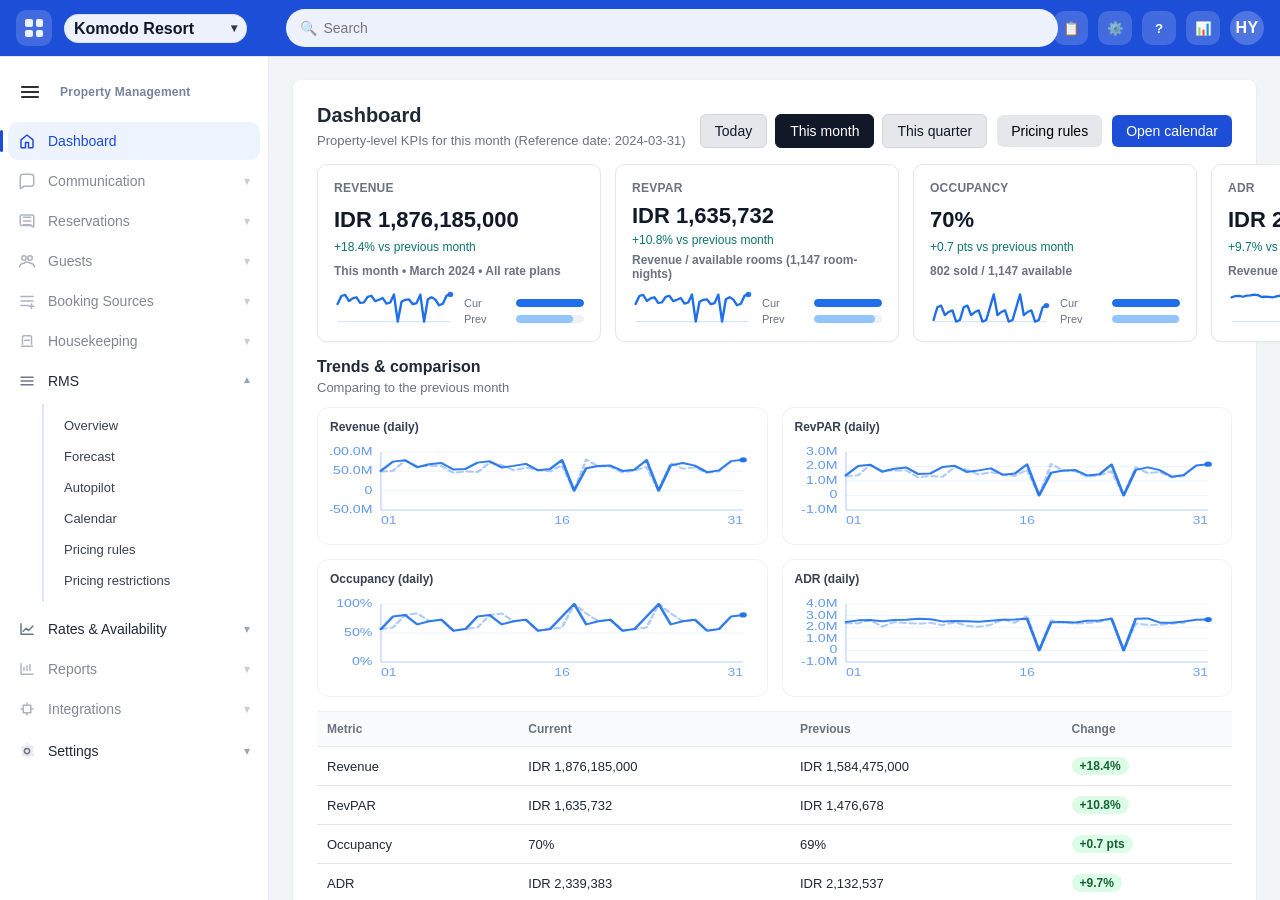
<file: rms-prototype-step12-portfolio-collapsible-fix (1)/index.html>
<!DOCTYPE html>

<html lang="en">
<head>
<meta charset="utf-8"/>
<meta content="width=device-width, initial-scale=1" name="viewport"/>
<title>RMS – Revenue Management</title>
<link rel="stylesheet" href="rms.css">
</head>
<body>
<div class="topbar">
  <div class="tb-left">
    <button class="tb-app" type="button" title="Apps">
      <span class="grid"><span></span><span></span><span></span><span></span></span>
    </button>
    <div class="tb-property" title="Property">
      <select id="propertySelect" class="tb-property-select" aria-label="Property"></select>
      <span class="chev">▾</span>
    </div>
  </div>

  <div class="tb-search">
    <span class="icon">🔍</span>
    <input id="globalSearch" type="text" placeholder="Search" />
  </div>

  <div class="tb-right">
    <button class="tb-icon" type="button" title="Tasks">📋</button>
    <button class="tb-icon" type="button" title="Settings">⚙️</button>
    <button class="tb-icon" type="button" title="Help">?</button>
        <button class="tb-icon" type="button" id="btnTogglePortfolio" title="Portfolio snapshot">📊</button>
<div class="tb-avatar" title="User">HY</div>
  </div>
</div>
<div class="layout">
<aside class="sidebar prostay" id="leftMenu" aria-label="Primary">
  <div class="sb-mini">
    <button class="sb-hamburger" type="button" id="sbCollapseBtn" title="Menu">
      <span class="hamburger-lines" aria-hidden="true"></span>
    </button>
    <div class="sb-group-label">Property Management</div>
  </div>

  <nav class="sb-nav" aria-label="Menu">
    <button class="sb-item active" data-nav="dashboard" type="button">
      <svg class="sb-ico" viewBox="0 0 24 24" aria-hidden="true">
        <path d="M4 10.5 12 4l8 6.5V20a1 1 0 0 1-1 1h-5v-7H10v7H5a1 1 0 0 1-1-1v-9.5z" fill="none" stroke="currentColor" stroke-width="2" stroke-linejoin="round"/>
      </svg>
      <span class="sb-text">Dashboard</span>
    </button>

    <button class="sb-item disabled" type="button">
      <svg class="sb-ico" viewBox="0 0 24 24" aria-hidden="true">
        <path d="M21 15a4 4 0 0 1-4 4H8l-5 3V7a4 4 0 0 1 4-4h10a4 4 0 0 1 4 4v8z" fill="none" stroke="currentColor" stroke-width="2" stroke-linejoin="round"/>
      </svg>
      <span class="sb-text">Communication</span>
      <span class="sb-caret" aria-hidden="true">▾</span>
    </button>

    <button class="sb-item disabled" type="button">
      <svg class="sb-ico" viewBox="0 0 24 24" aria-hidden="true">
        <path d="M7 7h10M7 12h10M7 17h10" fill="none" stroke="currentColor" stroke-width="2" stroke-linecap="round"/>
        <path d="M5 4h14a2 2 0 0 1 2 2v14l-4-2H5a2 2 0 0 1-2-2V6a2 2 0 0 1 2-2z" fill="none" stroke="currentColor" stroke-width="2" stroke-linejoin="round"/>
      </svg>
      <span class="sb-text">Reservations</span>
      <span class="sb-caret" aria-hidden="true">▾</span>
    </button>

    <button class="sb-item disabled" type="button">
      <svg class="sb-ico" viewBox="0 0 24 24" aria-hidden="true">
        <path d="M16 11c1.7 0 3-1.3 3-3S17.7 5 16 5s-3 1.3-3 3 1.3 3 3 3zM8 11c1.7 0 3-1.3 3-3S9.7 5 8 5 5 6.3 5 8s1.3 3 3 3z" fill="none" stroke="currentColor" stroke-width="2"/>
        <path d="M2 20c.6-3 3.2-5 6-5M22 20c-.6-3-3.2-5-6-5" fill="none" stroke="currentColor" stroke-width="2" stroke-linecap="round"/>
        <path d="M8 15c1-1 2.4-1.6 4-1.6s3 .6 4 1.6" fill="none" stroke="currentColor" stroke-width="2" stroke-linecap="round"/>
      </svg>
      <span class="sb-text">Guests</span>
      <span class="sb-caret" aria-hidden="true">▾</span>
    </button>

    <button class="sb-item disabled" type="button">
      <svg class="sb-ico" viewBox="0 0 24 24" aria-hidden="true">
        <path d="M4 6h16M4 12h16M4 18h10" fill="none" stroke="currentColor" stroke-width="2" stroke-linecap="round"/>
        <path d="M18 16v6M15 19h6" fill="none" stroke="currentColor" stroke-width="2" stroke-linecap="round"/>
      </svg>
      <span class="sb-text">Booking Sources</span>
      <span class="sb-caret" aria-hidden="true">▾</span>
    </button>

    <button class="sb-item disabled" type="button">
      <svg class="sb-ico" viewBox="0 0 24 24" aria-hidden="true">
        <path d="M4 19h16M6 17V7a2 2 0 0 1 2-2h8a2 2 0 0 1 2 2v10" fill="none" stroke="currentColor" stroke-width="2" stroke-linejoin="round"/>
        <path d="M9 11h6" fill="none" stroke="currentColor" stroke-width="2" stroke-linecap="round"/>
      </svg>
      <span class="sb-text">Housekeeping</span>
      <span class="sb-caret" aria-hidden="true">▾</span>
    </button>

    <button class="sb-item sb-parent open" type="button" id="rmsToggle" aria-expanded="true">
      <svg class="sb-ico" viewBox="0 0 24 24" aria-hidden="true">
        <path d="M4 7h16M4 12h16M4 17h16" fill="none" stroke="currentColor" stroke-width="2" stroke-linecap="round"/>
      </svg>
      <span class="sb-text">RMS</span>
      <span class="sb-caret" aria-hidden="true">▾</span>
    </button>

    <div class="sb-submenu open" id="rmsSubmenu" role="group" aria-label="RMS">
      <button class="sb-subitem" data-nav="overview" type="button">
        <span class="sb-subtext">Overview</span>
      </button>
      <button class="sb-subitem" data-nav="forecast" type="button">
        <span class="sb-subtext">Forecast</span>
      </button>
      <button class="sb-subitem" data-nav="autopilot" type="button">
        <span class="sb-subtext">Autopilot</span>
      </button>
      <button class="sb-subitem" data-nav="calendar" type="button">
        <span class="sb-subtext">Calendar</span>
      </button>
      <button class="sb-subitem" data-nav="rules" type="button">
        <span class="sb-subtext">Pricing rules</span>
      </button>
      <button class="sb-subitem" data-nav="restrictions" type="button">
        <span class="sb-subtext">Pricing restrictions</span>
      </button>
    </div>

    <button class="sb-item sb-parent" type="button" id="ratesToggle" aria-expanded="false">
      <svg class="sb-ico" viewBox="0 0 24 24" aria-hidden="true">
        <path d="M4 19V5M4 19h16" fill="none" stroke="currentColor" stroke-width="2" stroke-linecap="round"/>
        <path d="M7 15l4-4 3 3 6-6" fill="none" stroke="currentColor" stroke-width="2" stroke-linecap="round" stroke-linejoin="round"/>
      </svg>
      <span class="sb-text">Rates &amp; Availability</span>
      <span class="sb-caret" aria-hidden="true">▾</span>
    </button>

    <div class="sb-submenu" id="ratesSubmenu" role="group" aria-label="Rates & Availability">
      <button class="sb-subitem disabled" type="button">
        <span class="sb-subtext">Base Rates</span>
      </button>
      <button class="sb-subitem disabled" type="button">
        <span class="sb-subtext">Rate Plans &amp; Packages</span>
      </button>
      <button class="sb-subitem disabled" type="button">
        <span class="sb-subtext">Availability Matrix</span>
      </button>
    </div>

    <button class="sb-item disabled" type="button">
      <svg class="sb-ico" viewBox="0 0 24 24" aria-hidden="true">
        <path d="M4 19V5M4 19h16" fill="none" stroke="currentColor" stroke-width="2" stroke-linecap="round"/>
        <path d="M8 14v-4M12 14V8M16 14V6" fill="none" stroke="currentColor" stroke-width="2" stroke-linecap="round"/>
      </svg>
      <span class="sb-text">Reports</span>
      <span class="sb-caret" aria-hidden="true">▾</span>
    </button>

    <button class="sb-item disabled" type="button">
      <svg class="sb-ico" viewBox="0 0 24 24" aria-hidden="true">
        <path d="M7 7h10v10H7z" fill="none" stroke="currentColor" stroke-width="2"/>
        <path d="M4 12h3M17 12h3M12 4v3M12 17v3" fill="none" stroke="currentColor" stroke-width="2" stroke-linecap="round"/>
      </svg>
      <span class="sb-text">Integrations</span>
      <span class="sb-caret" aria-hidden="true">▾</span>
    </button>

    <div class="sb-spacer"></div>

    <button class="sb-item sb-parent" type="button" id="settingsToggle" aria-expanded="false">
      <svg class="sb-ico" viewBox="0 0 24 24" aria-hidden="true">
        <path d="M12 15.5A3.5 3.5 0 1 0 12 8.5a3.5 3.5 0 0 0 0 7z" fill="none" stroke="currentColor" stroke-width="2"/>
        <path d="M19.4 15a7.9 7.9 0 0 0 .1-6l2-1.2-2-3.4-2.3 1a8 8 0 0 0-5-2L9.8 1H14l-1.2 2.4a8 8 0 0 0-5 2l-2.3-1-2 3.4L5.6 9a7.9 7.9 0 0 0 .1 6L3.7 16.2l2 3.4 2.3-1a8 8 0 0 0 5 2L12 23l1.1-2.4a8 8 0 0 0 5-2l2.3 1 2-3.4L19.4 15z" opacity=".15" fill="currentColor"/>
      </svg>
      <span class="sb-text">Settings</span>
      <span class="sb-caret" aria-hidden="true">▾</span>
    </button>

    <div class="sb-submenu" id="settingsSubmenu" role="group" aria-label="Settings">
      <button class="sb-subitem" data-nav="properties" type="button"><span class="sb-subtext">Properties</span></button>
      <button class="sb-subitem disabled" type="button"><span class="sb-subtext">General</span></button>
      <button class="sb-subitem disabled" type="button"><span class="sb-subtext">Users &amp; permissions</span></button>
      <button class="sb-subitem disabled" type="button"><span class="sb-subtext">Data sources</span></button>
    </div>
  </nav>
</aside>
<div class="content">
<div id="dashboardView">
<div class="card">
<div style="display:flex; align-items:flex-end; justify-content:space-between; gap:12px; flex-wrap:wrap;">
<div>
<h1 style="margin:0;">Dashboard</h1>
<div class="rms-muted" style="margin-top:6px;">
<span id="kpiRangeDesc">Property-level KPIs for this month</span> <span class="rms-muted" id="kpiRefDateLabel"></span>
</div>
</div>
<div style="display:flex; align-items:center; gap:10px; flex-wrap:wrap;">
<div id="kpiRangeGroup" style="display:flex; gap:8px; align-items:center; flex-wrap:wrap;">
<button class="button toggle" data-range="day" id="rangeDay">Today</button>
<button class="button toggle active" data-range="month" id="rangeMonth">This month</button>
<button class="button toggle" data-range="quarter" id="rangeQuarter">This quarter</button>
</div>
<button class="button secondary" id="btnGoRules">Pricing rules</button>
<button class="button primary" id="btnGoCalendar">Open calendar</button>
</div>
</div>
<div class="kpi-grid" style="margin-top:16px;">
<div class="kpi-card">
  <div class="kpi-label">Revenue</div>
  <div class="kpi-value" id="kpiRevenue">—</div>
  <div class="kpi-delta" id="kpiRevenueDelta">—</div>
  <div class="kpi-sub" id="kpiRevenueSub">—</div>
  <div class="kpi-viz">
    <svg class="spark" id="sparkRevenue" viewBox="0 0 100 30" preserveAspectRatio="none" aria-label="Revenue trend"></svg>
    <div class="mini-bars" id="barRevenue"></div>
  </div>
</div>
<div class="kpi-card">
  <div class="kpi-label">RevPAR</div>
  <div class="kpi-value" id="kpiRevPAR">—</div>
  <div class="kpi-delta" id="kpiRevPARDelta">—</div>
  <div class="kpi-sub" id="kpiRevPARSub">—</div>
  <div class="kpi-viz">
    <svg class="spark" id="sparkRevPAR" viewBox="0 0 100 30" preserveAspectRatio="none" aria-label="RevPAR trend"></svg>
    <div class="mini-bars" id="barRevPAR"></div>
  </div>
</div>
<div class="kpi-card">
  <div class="kpi-label">Occupancy</div>
  <div class="kpi-value" id="kpiOcc">—</div>
  <div class="kpi-delta" id="kpiOccDelta">—</div>
  <div class="kpi-sub" id="kpiOccSub">—</div>
  <div class="kpi-viz">
    <svg class="spark" id="sparkOcc" viewBox="0 0 100 30" preserveAspectRatio="none" aria-label="Occupancy trend"></svg>
    <div class="mini-bars" id="barOcc"></div>
  </div>
</div>
<div class="kpi-card">
  <div class="kpi-label">ADR</div>
  <div class="kpi-value" id="kpiADR">—</div>
  <div class="kpi-delta" id="kpiADRDelta">—</div>
  <div class="kpi-sub" id="kpiADRSub">—</div>
  <div class="kpi-viz">
    <svg class="spark" id="sparkADR" viewBox="0 0 100 30" preserveAspectRatio="none" aria-label="ADR trend"></svg>
    <div class="mini-bars" id="barADR"></div>
  </div>
</div>
</div>

<div class="overview-extra">
  <div style="display:flex; align-items:flex-end; justify-content:space-between; gap:12px; flex-wrap:wrap;">
    <div>
      <div style="font-weight:700;">Trends & comparison</div>
      <div class="rms-muted" id="compareLabel" style="margin-top:4px;">Comparing to the previous period</div>
    </div>
  </div>

  <div class="overview-extra-grid">
    <div class="mini-chart-card">
      <div class="mini-chart-title">Revenue (daily)</div>
      <svg class="mini-chart" id="chartRevenue" viewBox="0 0 300 90" preserveAspectRatio="none"></svg>
    </div>
    <div class="mini-chart-card">
      <div class="mini-chart-title">RevPAR (daily)</div>
      <svg class="mini-chart" id="chartRevPAR" viewBox="0 0 300 90" preserveAspectRatio="none"></svg>
    </div>
    <div class="mini-chart-card">
      <div class="mini-chart-title">Occupancy (daily)</div>
      <svg class="mini-chart" id="chartOcc" viewBox="0 0 300 90" preserveAspectRatio="none"></svg>
    </div>
    <div class="mini-chart-card">
      <div class="mini-chart-title">ADR (daily)</div>
      <svg class="mini-chart" id="chartADR" viewBox="0 0 300 90" preserveAspectRatio="none"></svg>
    </div>
  </div>

  <table class="compare-table" aria-label="Current vs previous period comparison">
    <thead>
      <tr>
        <th style="width:22%;">Metric</th>
        <th>Current</th>
        <th>Previous</th>
        <th>Change</th>
      </tr>
    </thead>
    <tbody id="compareTableBody">
      <tr><td>Revenue</td><td id="cmpRevenueCur">—</td><td id="cmpRevenuePrev">—</td><td id="cmpRevenueDelta">—</td></tr>
      <tr><td>RevPAR</td><td id="cmpRevPARCur">—</td><td id="cmpRevPARPrev">—</td><td id="cmpRevPARDelta">—</td></tr>
      <tr><td>Occupancy</td><td id="cmpOccCur">—</td><td id="cmpOccPrev">—</td><td id="cmpOccDelta">—</td></tr>
      <tr><td>ADR</td><td id="cmpADRCur">—</td><td id="cmpADRPrev">—</td><td id="cmpADRDelta">—</td></tr>
    </tbody>
  </table>
</div>
<div class="footer-note">
      Notes: Revenue is estimated from sold rooms × (plan-mix weighted price). ADR = Revenue / sold rooms. RevPAR = Revenue / available rooms.
    </div>
</div>
</div>

<div class="card" id="portfolioCard" style="margin-top:14px;">
  <div style="display:flex; align-items:flex-start; justify-content:space-between; gap:12px;">
    <div>
      <div class="card-title">Portfolio snapshot</div>
      <div class="rms-muted" style="margin-top:4px;">Quick comparison across properties. Click “Switch” to jump between properties.</div>
    </div>
    <div style="display:flex; gap:8px;">
      <button class="button" id="btnGoProperties">Manage properties</button>
      <button class="button" id="btnHidePortfolio">Hide</button>
    </div>
  </div>
  <div class="table-wrap" style="margin-top:10px;">
    <table class="mini-table" id="portfolioTable">
      <thead>
        <tr>
          <th style="text-align:left;">Property</th>
          <th style="text-align:right;">Occ (avg)</th>
          <th style="text-align:right;">ADR</th>
          <th style="text-align:right;">RevPAR</th>
          <th style="text-align:right;">Revenue</th>
          <th style="text-align:left;">Action</th>
        </tr>
      </thead>
      <tbody></tbody>
    </table>
  </div>
</div>

<div class="hidden" id="forecastView">
  <div class="card">
    <div style="display:flex; align-items:flex-end; justify-content:space-between; gap:12px; flex-wrap:wrap;">
      <div>
        <h1 style="margin:0;">Forecast &amp; Pace</h1>
        <div class="rms-muted" style="margin-top:6px;">On-the-books demand, pickup pace, and a lightweight occupancy forecast for upcoming dates.</div>
      </div>
      <div style="display:flex; align-items:center; gap:10px; flex-wrap:wrap;">
        <button class="button secondary" id="btnForecastGoCalendar">Open calendar</button>
      </div>
    </div>

    <div class="forecast-controls" style="margin-top:14px; display:flex; gap:10px; flex-wrap:wrap; align-items:center;">
      <div class="pill">
        <span class="pill-label">As of</span>
        <select id="forecastAsOf" class="select"></select>
      </div>
      <div class="pill">
        <span class="pill-label">Room type</span>
        <select id="forecastRoom" class="select">
          <option value="__all__" selected>All rooms</option>
        </select>
      </div>
      <div class="pill">
        <span class="pill-label">Window</span>
        <select id="forecastWindow" class="select">
          <option value="14">Next 14 days</option>
          <option value="30" selected>Next 30 days</option>
          <option value="60">Next 60 days</option>
        </select>
      </div>
      <div class="rms-muted" id="forecastRangeLabel" style="margin-left:auto;">—</div>
    </div>

    <div class="forecast-grid" style="margin-top:14px;">
      <div class="mini-chart-card">
        <div class="mini-chart-title">Rooms sold (OTB) vs forecast</div>
        <div class="chart-legend" style="display:flex; gap:12px; align-items:center; margin:6px 0 8px 0; flex-wrap:wrap;">
          <span class="legend-item"><span class="legend-dot"></span> Forecast</span>
          <span class="legend-item" style="opacity:0.7;"><span class="legend-dot dashed"></span> OTB (current)</span>
        </div>
        <svg class="mini-chart" id="chartOTB" viewBox="0 0 300 120" preserveAspectRatio="none"></svg>
      </div>

      <div class="mini-chart-card">
        <div class="mini-chart-title">Pickup pace (last 24h)</div>
        <svg class="mini-chart" id="chartPickup" viewBox="0 0 300 120" preserveAspectRatio="none"></svg>
      </div>

      <div class="mini-chart-card">
        <div class="mini-chart-title">Occupancy (current vs forecast)</div>
        <div class="chart-legend" style="display:flex; gap:12px; align-items:center; margin:6px 0 8px 0; flex-wrap:wrap;">
          <span class="legend-item"><span class="legend-dot"></span> Forecast occ%</span>
          <span class="legend-item" style="opacity:0.7;"><span class="legend-dot dashed"></span> Current occ%</span>
        </div>
        <svg class="mini-chart" id="chartOccForecast" viewBox="0 0 300 120" preserveAspectRatio="none"></svg>
      </div>

      <div class="mini-chart-card">
        <div class="mini-chart-title">Alerts</div>
        <table class="compare-table" style="margin-top:10px;">
          <thead>
            <tr>
              <th style="width:28%;">Date</th>
              <th style="width:22%;">Signal</th>
              <th>Note</th>
            </tr>
          </thead>
          <tbody id="forecastAlertsBody">
            <tr><td colspan="3" class="rms-muted">—</td></tr>
          </tbody>
        </table>
      </div>
    </div>

    <div class="footer-note" style="margin-top:12px;">
      Notes: OTB is derived from inventory (total − remaining). Pickup is estimated from the 24h availability delta in the demo dataset. Forecast is a lightweight heuristic for prototype purposes.
    </div>
  </div>
</div>

<div class="hidden" id="autopilotView">
  <div class="card">
    <div style="display:flex; align-items:flex-end; justify-content:space-between; gap:12px; flex-wrap:wrap;">
      <div>
        <h1 style="margin:0;">Autopilot</h1>
        <div class="rms-muted" style="margin-top:6px;">
          Automatically apply rule-based recommendations within your pricing restrictions and safety limits.
        </div>
      </div>
      <div style="display:flex; align-items:center; gap:10px; flex-wrap:wrap;">
        <div class="ap-status-pill" id="apStatusPill">Status: —</div>
      </div>
    </div>

    <div class="ap-grid" style="margin-top:14px;">
      <div class="card" style="margin:0; padding:14px;">
        <h2 style="margin:0 0 10px 0; font-size:16px;">1) Autopilot switch</h2>
        <div style="display:flex; align-items:center; justify-content:space-between; gap:12px; flex-wrap:wrap;">
          <div>
            <div style="font-weight:700;">Enable Autopilot</div>
            <div class="rms-muted" style="margin-top:4px;">
              When enabled, the system will simulate scheduled runs using your current pricing mode (Occupancy / Forecast occupancy / Lead-time).
            </div>
          </div>
          <label class="switch" title="Enable/Disable Autopilot">
            <input type="checkbox" id="apEnabled">
            <span class="slider"></span>
          </label>
        </div>
        <div class="ap-kv" style="margin-top:10px;">
          <div><span class="k">Last run</span><span class="v" id="apLastRun">—</span></div>
          <div><span class="k">Mode</span><span class="v" id="apModeLabel">—</span></div>
          <div><span class="k">Restrictions</span><span class="v">Always enforced</span></div>
        </div>

        <div style="margin-top:12px; display:flex; align-items:center; gap:10px; flex-wrap:wrap;">
          <div style="min-width:160px; font-weight:700;">Run interval</div>
          <input class="input" id="apIntervalMinutes" type="number" min="1" max="1440" step="1" style="width:120px;" />
          <span class="rms-muted">minutes</span>
          <div style="flex:1;"></div>
          <div class="rms-muted" style="min-width:120px;">Next run in</div>
          <div style="font-weight:800; min-width:88px;" id="apNextRunIn">—</div>
          <button class="button secondary" id="apRunOnceBtn" type="button">Run once now</button>
          <button class="button tertiary" id="apResetBtn" type="button">Reset preferences</button>
        </div>
        <div class="rms-muted" style="margin-top:6px; font-size:12px;" id="apAutoRunHint">
          When enabled, Autopilot will simulate a scheduled run at this interval until disabled.
        </div>
        <div id="apAutoRunLog" style="margin-top:10px; max-height:120px; overflow:auto; border:1px solid rgba(255,255,255,0.08); border-radius:10px; padding:8px; font-size:12px;">
          <div class="rms-muted">No scheduled runs yet.</div>
        </div>
      </div>

      <div class="card" style="margin:0; padding:14px;">
        <h2 style="margin:0 0 10px 0; font-size:16px;">2) Scope</h2>
        <div class="ap-form">
          <div class="ap-row">
            <label class="ap-label">Date window</label>
            <select class="select" id="apWindowDays">
              <option value="7">Next 7 days</option>
              <option value="14" selected>Next 14 days</option>
              <option value="30">Next 30 days</option>
              <option value="60">Next 60 days</option>
            </select>
          </div>
          <div class="ap-row">
            <label class="ap-label">Room types</label>
            <div class="ap-checkgrid" id="apRoomTypeChecks"></div>
          </div>
          <div class="ap-row">
            <label class="ap-label">Rate plans</label>
            <div class="ap-checkgrid" id="apRatePlanChecks"></div>
          </div>
        </div>
        <div class="rms-muted" style="margin-top:8px; font-size:12px;">
          Tip: Start with one room type + one rate plan to demonstrate the workflow.
        </div>
      </div>

      <div class="card" style="margin:0; padding:14px;">
        <h2 style="margin:0 0 10px 0; font-size:16px;">3) Safety limits</h2>
        <div class="ap-form">
          <div class="ap-row">
            <label class="ap-label">Skip sold-out dates</label>
            <label class="ap-inline">
              <input type="checkbox" id="apSkipSoldOut" checked>
              <span>Do not change prices when remaining rooms ≤ 0</span>
            </label>
          </div>
          <div class="ap-row">
            <label class="ap-label">Max change per run</label>
            <div class="ap-two">
              <div class="ap-inline">
                <span class="rms-muted" style="min-width:90px;">Percent</span>
                <input class="input" id="apMaxPct" type="number" min="0" max="100" step="1" value="10" style="width:110px;">
                <span class="rms-muted">%</span>
              </div>
              <div class="ap-inline">
                <span class="rms-muted" style="min-width:90px;">Absolute</span>
                <input class="input" id="apMaxAbs" type="number" min="0" step="1000" value="200000" style="width:150px;">
                <span class="rms-muted">IDR</span>
              </div>
            </div>
          </div>
          <div class="ap-row">
            <label class="ap-label">Big-change handling</label>
            <select class="select" id="apBigChangeAction">
              <option value="queue" selected>Queue for review (do not apply)</option>
              <option value="cap">Cap to limit and apply</option>
            </select>
          </div>
          <div class="ap-row">
            <label class="ap-label">Minimum change</label>
            <div class="ap-inline">
              <input class="input" id="apMinDelta" type="number" min="0" step="1000" value="5000" style="width:150px;">
              <span class="rms-muted">IDR (ignore smaller differences)</span>
            </div>
          </div>
        </div>
      </div>

      
    </div>
  </div>
</div>

<div class="hidden" id="calendarView">

<div class="card" id="rms-root">
<h1>Revenue Management</h1>
<p style="color:#6b7280;font-size:13px;margin:8px 0 16px 0;">
          Click a date to view details. Prototype uses a tiny in-memory “DB” (date × room type × rate plan) for prices and inventory.
        </p>
<!-- Calendar goes here -->
<div id="calendarContainer">
<div class="calendar-shell">
<div class="calendar-toolbar">
<button class="toolbtn" id="btnToday">📅 Today</button>
<button class="toolbtn" id="btnGoDashboard">🏠 Overview</button>
<button class="toolbtn" id="btnManualPrices">Manually set prices</button>
<button class="toolbtn" id="btnPricingRules">Change pricing rules</button>
<div aria-label="Month navigation" class="monthnav">
<button aria-label="Previous month" class="navbtn" id="prevMonth">‹</button>
<div id="monthTitle">February 2024</div>
<button aria-label="Next month" class="navbtn" id="nextMonth">›</button>
</div>
<div class="right">
<span class="label">Room type price</span>
<select class="roomselect" id="roomTypeSelect">
<option selected="" value="Ocean View Bungalow">Ocean View Bungalow</option>
<option value="Family Bungalow">Family Bungalow</option>
<option value="Grand View">Grand View</option>
<option value="Grand Beach">Grand Beach</option>
<option value="Private Bamboo Bungalow">Private Bamboo Bungalow</option>
<option value="Presidential Suite">Presidential Suite</option>
</select>
<span class="label">Rate plan</span>
<select class="roomselect" id="ratePlanSelect">
<option selected="" value="Flexible Rate">Flexible Rate</option>
<option value="Non-refundable Rate">Non-refundable Rate</option>
<option value="Breakfast Included">Breakfast Included</option>
<option value="Package Deal">Package Deal</option>
</select>
</div>
</div>
<div class="calendar">
<div class="calendar-dow">
<div>Monday</div><div>Tuesday</div><div>Wednesday</div><div>Thursday</div>
<div>Friday</div><div>Saturday</div><div>Sunday</div>
</div>
<div class="calendar-grid" id="calendarGrid"></div>
</div>
<div class="day-detail">
<div class="day-detail-head">
<div>
<div class="date" id="detailDate">Fri, Feb 16, 2024</div>
<div class="sub" id="detailSub">Showing: Ocean View Bungalow • Flexible Rate</div>
</div>
<div class="day-detail-actions">
<button class="button secondary" id="detailManual">Manually set prices</button>
<button class="button secondary" id="detailRules">Change pricing rules</button>
<button class="button primary" id="detailApply">Apply recommendation</button>
</div>
</div>
<div class="pinbar" id="pinBar">
<div style="font-weight:700;">Pin columns</div>
<label class="pin-item"><input checked="" id="pin_room" type="checkbox"/> Room type</label>
<label class="pin-item"><input checked="" id="pin_avail" type="checkbox"/> Availability</label>
<label class="pin-item"><input checked="" id="pin_latest" type="checkbox"/> Latest change</label>
<label class="pin-item"><input checked="" id="pin_rec" type="checkbox"/> Recommendation</label>
<div class="pinbar-right">
  <label class="pin-select">Latest change plan
    <select id="latestPlanSelect" class="pin-select-control"></select>
  </label>
  <div class="footer-note">Scroll right to view other rate plans</div>
</div>
</div>
<div class="detail-table-wrap" id="detailTableWrap">
<table>
<thead id="roomTableHead"></thead>
<tbody id="roomTableBody"></tbody>
</table>
</div>
<div class="footer-note">
                Prototype: prices + inventory come from an in-memory DB. Manual/apply changes update DB and refresh the UI.
              </div>
</div>
</div>
</div>
</div>
</div>
<div class="hidden" id="pricingRulesView">
<div class="card">
<div style="display:flex; align-items:flex-end; justify-content:space-between; gap:12px; flex-wrap:wrap;">
<div>
<h1 style="margin:0;">Pricing rule change</h1>
<div class="rms-muted" style="margin-top:6px;">
          Edit the rule set used to generate price recommendations. Changes are saved locally in this browser.
        </div>
</div>
<div style="display:flex; align-items:center; gap:10px; flex-wrap:wrap;">
<button class="button" id="btnRulesBackCalendar">Back to calendar</button>
<button class="button" id="btnRulesBackOverview">Back to overview</button>
<button class="button primary" id="btnRulesSave">Save changes</button>
</div>
</div>
<div style="margin-top:14px; display:flex; align-items:flex-end; justify-content:space-between; gap:12px; flex-wrap:wrap;">
  <div>
    <h2 style="margin:0; font-size:16px;">Pricing mode</h2>
    <div class="rms-muted" style="margin-top:6px;">
      Select how price recommendations are generated. The active mode applies across the calendar.
    </div>
  </div>
  <div class="mode-pill" id="activeModePill">Active mode: —</div>
</div>

<div class="mode-list" id="pricingModeList" style="margin-top:10px;">
  <label class="mode-option">
    <input type="radio" name="pricingMode" value="manual" id="mode_manual">
    <div class="mode-meta">
      <div class="mode-title">Manual pricing</div>
      <div class="mode-desc">No rules. Recommendations are disabled; prices are set manually.</div>
    </div>
  </label>

  <label class="mode-option">
    <input type="radio" name="pricingMode" value="occ" id="mode_occ">
    <div class="mode-meta">
      <div class="mode-title">Occupancy-based</div>
      <div class="mode-desc">Only occupancy affects the recommendation: farther dates do not matter.</div>
    </div>
  </label>

  <label class="mode-option">
    <input type="radio" name="pricingMode" value="occ_lead" id="mode_occ_lead">
    <div class="mode-meta">
      <div class="mode-title">Lead time + occupancy</div>
      <div class="mode-desc">Farther dates → higher price, higher occupancy → higher price. The total adjustment combines both factors.</div>
    </div>
  </label>

  <label class="mode-option">
    <input type="radio" name="pricingMode" value="forecast_occ" id="mode_forecast_occ">
    <div class="mode-meta">
      <div class="mode-title">Forecast occupancy</div>
      <div class="mode-desc">Uses forecasted occupancy (not current occupancy) to adjust price by tier.</div>
    </div>
  </label>

</div>

<div class="footer-note" id="modeNote" style="margin-top:8px;"></div>
<div style="border-top:1px solid #e5e7eb; margin:14px 0;"></div>
<div class="rules-grid">
<div class="card" id="rulesTiersCard" style="margin:0;">
<h2 id="rulesOccTitle" style="margin:0 0 10px 0; font-size:16px;">Occupancy-based recommendation tiers</h2>
<div class="rms-muted" id="rulesOccDesc" style="margin-bottom:10px;">
          For the selected date and room type, the recommendation adjusts the current price by the tier percentage.
        </div>
<div style="overflow:auto; border:1px solid #e5e7eb; border-radius:12px;">
<table class="detail-table" style="width:100%; border-collapse:separate; border-spacing:0;">
<thead>
<tr>
<th style="position:sticky; top:0;">Min occ %</th>
<th style="position:sticky; top:0;">Max occ %</th>
<th style="position:sticky; top:0;">Adjustment %</th>
</tr>
</thead>
<tbody id="rulesTierBody"></tbody>
</table>
</div>
<div style="display:flex; gap:10px; align-items:center; margin-top:10px; flex-wrap:wrap;">
<button class="button" id="btnRulesAddTier">Add tier</button>
<button class="button" id="btnRulesReset">Reset to default</button>
<span class="footer-note">Tip: Keep tiers contiguous (e.g., 0–35, 36–45, ...).</span>
</div>
</div>
<div class="card" id="rulesBehaviorCard" style="margin:0;">
<h2 style="margin:0 0 10px 0; font-size:16px;">Display behavior</h2>
<div style="display:flex; flex-direction:column; gap:10px;">
<label style="display:flex; gap:10px; align-items:flex-start;">
<input id="ruleSoldOutHideRec" type="checkbox">
<div>
<div style="font-weight:700;">Hide recommendation when sold out</div>
<div class="footer-note">If a room type is sold out on a date, show “Sold out” instead of a target price.</div>
</div>
</input></label>
<label style="display:flex; gap:10px; align-items:flex-start;">
<input id="ruleSoldOutHideLatest" type="checkbox">
<div>
<div style="font-weight:700;">Hide latest price change when sold out</div>
<div class="footer-note">Prevents “current price” messaging when inventory is 0.</div>
</div>
</input></label>
<div style="border-top:1px solid #e5e7eb; margin:2px 0;"></div>
<label style="display:flex; gap:10px; align-items:center;">
<span style="min-width:140px; font-weight:700;">Rounding (IDR)</span>
<input class="input" id="ruleRounding" min="1" step="1" style="width:140px;" type="number">
</input></label>
<div class="footer-note">Example: rounding 5000 means the recommended price will snap to the nearest 5,000 IDR.</div>
</div>
<div style="border-top:1px solid #e5e7eb; margin:14px 0;"></div>
<h2 style="margin:0 0 10px 0; font-size:16px;">Change log</h2>
<div id="rulesLog" style="font-family: ui-monospace, SFMono-Regular, Menlo, Monaco, Consolas, 'Liberation Mono', 'Courier New', monospace;
                                 font-size:12px; color:#111827; background:#f9fafb; border:1px solid #e5e7eb;
                                 border-radius:12px; padding:10px; max-height:240px; overflow:auto;"></div>
</div>

<div class="card hidden" id="rulesLeadCard" style="margin:0; grid-column: 1 / -1;">
  <h2 style="margin:0 0 10px 0; font-size:16px;">Lead-time adjustment tiers</h2>
  <div class="rms-muted" id="rulesLeadDesc" style="margin-bottom:10px;">
    In this mode, farther dates increase the recommended price. The final recommendation combines lead time and occupancy adjustments.
  </div>

  <div style="overflow:auto; border:1px solid #e5e7eb; border-radius:12px;">
    <table class="detail-table" style="width:100%; border-collapse:separate; border-spacing:0;">
      <thead>
        <tr>
          <th style="text-align:left; padding:10px 12px;">Min lead days</th>
          <th style="text-align:left; padding:10px 12px;">Max lead days</th>
          <th style="text-align:left; padding:10px 12px;">Adjustment %</th>
        </tr>
      </thead>
      <tbody id="rulesLeadTierBody"></tbody>
    </table>
  </div>

  <div style="margin-top:12px; display:flex; gap:10px; align-items:center; flex-wrap:wrap;">
    <button class="button" id="btnRulesAddLeadTier">Add lead-time tier</button>
    <button class="button" id="btnRulesResetLead">Reset lead-time tiers</button>
    <div class="footer-note">Tip: Keep tiers contiguous (e.g., 0–7, 8–30, 31–90, ...).</div>
  </div>
</div>


<div class="card hidden" id="rulesForecastCard" style="margin:0; grid-column: 1 / -1;">
  <h2 style="margin:0 0 10px 0; font-size:16px;">Forecast occupancy adjustment tiers</h2>
  <div class="rms-muted" id="rulesForecastDesc" style="margin-bottom:10px;">
    In forecast modes, the recommendation uses forecasted occupancy (from the Forecast page heuristic) instead of current occupancy.
  </div>

  <div style="overflow:auto; border:1px solid #e5e7eb; border-radius:12px;">
    <table class="detail-table" style="width:100%; border-collapse:separate; border-spacing:0;">
      <thead>
        <tr>
          <th style="position:sticky; top:0;">Min forecast occ %</th>
          <th style="position:sticky; top:0;">Max forecast occ %</th>
          <th style="position:sticky; top:0;">Adjustment %</th>
        </tr>
      </thead>
      <tbody id="rulesForecastTierBody"></tbody>
    </table>
  </div>

  <div style="display:flex; gap:10px; align-items:center; flex-wrap:wrap; margin-top:10px;">
    <button class="button" id="btnRulesAddForecastTier">Add forecast tier</button>
    <button class="button" id="btnRulesResetForecast">Reset forecast tiers</button>
    <div class="footer-note">Tip: Keep tiers contiguous (e.g., 0–35, 36–45, 46–69, ...).</div>
  </div>
</div>


</div>
</div>
</div>


<div class="hidden" id="pricingRestrictionsView">
  <div class="card">
    <div style="display:flex; align-items:flex-end; justify-content:space-between; gap:12px; flex-wrap:wrap;">
      <div>
        <h1 style="margin:0;">Pricing restrictions</h1>
        <div class="rms-muted" style="margin-top:6px;">
          Hard constraints to keep generated prices within acceptable boundaries. Saved locally in this browser.
        </div>
      </div>
      <div style="display:flex; align-items:center; gap:10px; flex-wrap:wrap;">
        <button class="button" id="btnRestrBackRules">Back to pricing rules</button>
        <button class="button" id="btnRestrBackCalendar">Back to calendar</button>
        <button class="button primary" id="btnRestrSave">Save changes</button>
      </div>
    </div>

    <div class="restr-grid" style="margin-top:16px; display:grid; grid-template-columns: 1fr; gap:14px;">
      <div class="card" style="margin:0; padding:14px;">
        <div style="display:flex; align-items:center; justify-content:space-between; gap:12px; flex-wrap:wrap;">
          <div>
            <h2 style="margin:0; font-size:16px;">1) Absolute price bounds (by room type)</h2>
            <div class="rms-muted" style="margin-top:6px;">Define minimum and maximum allowed prices for each room type. Each constraint can be enabled or disabled.</div>
          </div>
          <button class="button secondary" id="btnRestrResetAbs" type="button">Reset to suggested</button>
        </div>
        <div style="margin-top:12px; overflow:auto;">
          <table>
            <thead>
              <tr>
                <th style="width:90px;">Enabled</th>
                <th>Room type</th>
                <th style="width:180px;">Min price (IDR)</th>
                <th style="width:180px;">Max price (IDR)</th>
              </tr>
            </thead>
            <tbody id="restrAbsTbody"></tbody>
          </table>
        </div>
      </div>

      <div class="card" style="margin:0; padding:14px;">
        <div style="display:flex; align-items:center; justify-content:space-between; gap:12px; flex-wrap:wrap;">
          <div>
            <h2 style="margin:0; font-size:16px;">2) Room type price gap constraints</h2>
            <div class="rms-muted" style="margin-top:6px;">Ensure price differences between two room types stay within a range (same date &amp; rate plan). Starts empty.</div>
          </div>
          <button class="button secondary" id="btnRestrAddRoomGap" type="button">Add constraint</button>
        </div>
        <div style="margin-top:12px; overflow:auto;">
          <table>
            <thead>
              <tr>
                <th style="width:90px;">Enabled</th>
                <th style="min-width:220px;">Room A</th>
                <th style="min-width:220px;">Room B</th>
                <th style="width:170px;">Min gap (A − B)</th>
                <th style="width:170px;">Max gap (A − B)</th>
                <th style="width:120px;"></th>
              </tr>
            </thead>
            <tbody id="restrRoomGapTbody">
              <tr class="restr-empty"><td colspan="6" class="rms-muted">No room gap constraints. Click “Add constraint” to create one.</td></tr>
            </tbody>
          </table>
        </div>
      </div>

      <div class="card" style="margin:0; padding:14px;">
        <div style="display:flex; align-items:center; justify-content:space-between; gap:12px; flex-wrap:wrap;">
          <div>
            <h2 style="margin:0; font-size:16px;">3) Rate plan price gap constraints</h2>
            <div class="rms-muted" style="margin-top:6px;">Ensure price differences between two rate plans stay within a range (same date &amp; room type). Starts empty.</div>
          </div>
          <button class="button secondary" id="btnRestrAddPlanGap" type="button">Add constraint</button>
        </div>
        <div style="margin-top:12px; overflow:auto;">
          <table>
            <thead>
              <tr>
                <th style="width:90px;">Enabled</th>
                <th style="min-width:240px;">Plan A</th>
                <th style="min-width:240px;">Plan B</th>
                <th style="width:170px;">Min gap (A − B)</th>
                <th style="width:170px;">Max gap (A − B)</th>
                <th style="width:120px;"></th>
              </tr>
            </thead>
            <tbody id="restrPlanGapTbody">
              <tr class="restr-empty"><td colspan="6" class="rms-muted">No rate plan gap constraints. Click “Add constraint” to create one.</td></tr>
            </tbody>
          </table>
        </div>
      </div>

      <div class="rms-muted" style="font-size:12px;">
        Notes: These are strong constraints applied after rule-based recommendation. When multiple constraints apply, the allowed range is intersected.
      </div>
    </div>
  </div>
</div>

</div>
</div>


<!-- =========================================================
       MODULE CONTAINERS (placeholders for future interactions)
  ========================================================== -->
<div id="toast-root"></div>
<div id="modal-root"></div>
<div id="drawer-root"></div>
<script src="rms.state.js"></script>
<script src="rms.ui.js"></script>
<script src="rms.properties.js"></script>
<script src="rms.db.js"></script>
<script src="rms.calendar.core.js"></script>
<script src="rms.rules.js"></script>
<script src="rms.calendar.extras.js"></script>
<script src="rms.autopilot.js"></script>
<script src="rms.overview.js"></script>
<script src="rms.forecast.js"></script>
<script src="rms.restrictions.js"></script>

<div class="hidden" id="propertiesView">
  <div class="card">
    <div style="display:flex; align-items:flex-start; justify-content:space-between; gap:12px;">
      <div>
        <div class="card-title">Properties</div>
        <div class="rms-muted" style="margin-top:4px;">Manage properties, currencies, timezones, and which room types / rate plans are enabled for each property. Settings are saved per property in localStorage.</div>
      </div>
      <div style="display:flex; gap:8px; flex-wrap:wrap;">
        <button class="button" id="btnAddProperty">+ Add property</button>
      </div>
    </div>

    <div style="display:grid; grid-template-columns: 1.2fr 0.8fr; gap:14px; margin-top:14px;">
      <div class="card" style="margin:0;">
        <div class="card-title" style="font-size:14px;">Property list</div>
        <div class="table-wrap" style="margin-top:10px;">
          <table class="mini-table" id="propertiesTable">
            <thead>
              <tr>
                <th style="text-align:left;">Name</th>
                <th style="text-align:left;">ID</th>
                <th style="text-align:left;">Currency</th>
                <th style="text-align:left;">Timezone</th>
                <th style="text-align:left;">Status</th>
                <th style="text-align:left;">Actions</th>
              </tr>
            </thead>
            <tbody></tbody>
          </table>
        </div>
        <div class="rms-muted" style="margin-top:10px;">Tip: Use “Duplicate” to clone a property’s demo data + settings.</div>
      </div>

      <div class="card" style="margin:0;">
        <div class="card-title" style="font-size:14px;">Selected property</div>
        <div id="propertyEditorEmpty" class="rms-muted" style="margin-top:10px;">Select a property to edit.</div>

        <div id="propertyEditor" class="hidden" style="margin-top:10px;">
          <div class="grid2">
            <div>
              <label class="field-label">Name</label>
              <input class="field" id="propName" type="text" />
            </div>
            <div>
              <label class="field-label">ID (read-only)</label>
              <input class="field" id="propId" type="text" disabled />
            </div>
          </div>

          <div class="grid2" style="margin-top:10px;">
            <div>
              <label class="field-label">Currency</label>
              <select class="field" id="propCurrency">
                <option value="IDR">IDR</option>
                <option value="USD">USD</option>
                <option value="EUR">EUR</option>
                <option value="GBP">GBP</option>
                <option value="SGD">SGD</option>
                <option value="AUD">AUD</option>
                <option value="CNY">CNY</option>
                <option value="JPY">JPY</option>
              </select>
            </div>
            <div>
              <label class="field-label">Timezone</label>
              <input class="field" id="propTimezone" type="text" placeholder="e.g. Asia/Makassar" />
            </div>
          </div>

          <div style="margin-top:12px;">
            <div class="card-title" style="font-size:13px;">Enabled room types</div>
            <div class="rms-muted" style="margin-top:2px;">These control what appears in selectors and tables (demo data is preserved).</div>
            <div id="propRoomTypes" class="chip-grid" style="margin-top:8px;"></div>
          </div>

          <div style="margin-top:12px;">
            <div class="card-title" style="font-size:13px;">Enabled rate plans</div>
            <div class="rms-muted" style="margin-top:2px;">These control what appears in selectors and tables (demo data is preserved).</div>
            <div id="propRatePlans" class="chip-grid" style="margin-top:8px;"></div>
          </div>

          <div style="display:flex; gap:8px; flex-wrap:wrap; margin-top:14px;">
            <button class="button" id="btnSaveProperty">Save</button>
            <button class="button" id="btnResetPropertySelection">Reset enabled lists</button>
            <button class="button" id="btnSetActiveProperty">Set active</button>
          </div>
        </div>
      </div>
    </div>
  </div>
</div>

</body>
</html>
</file>
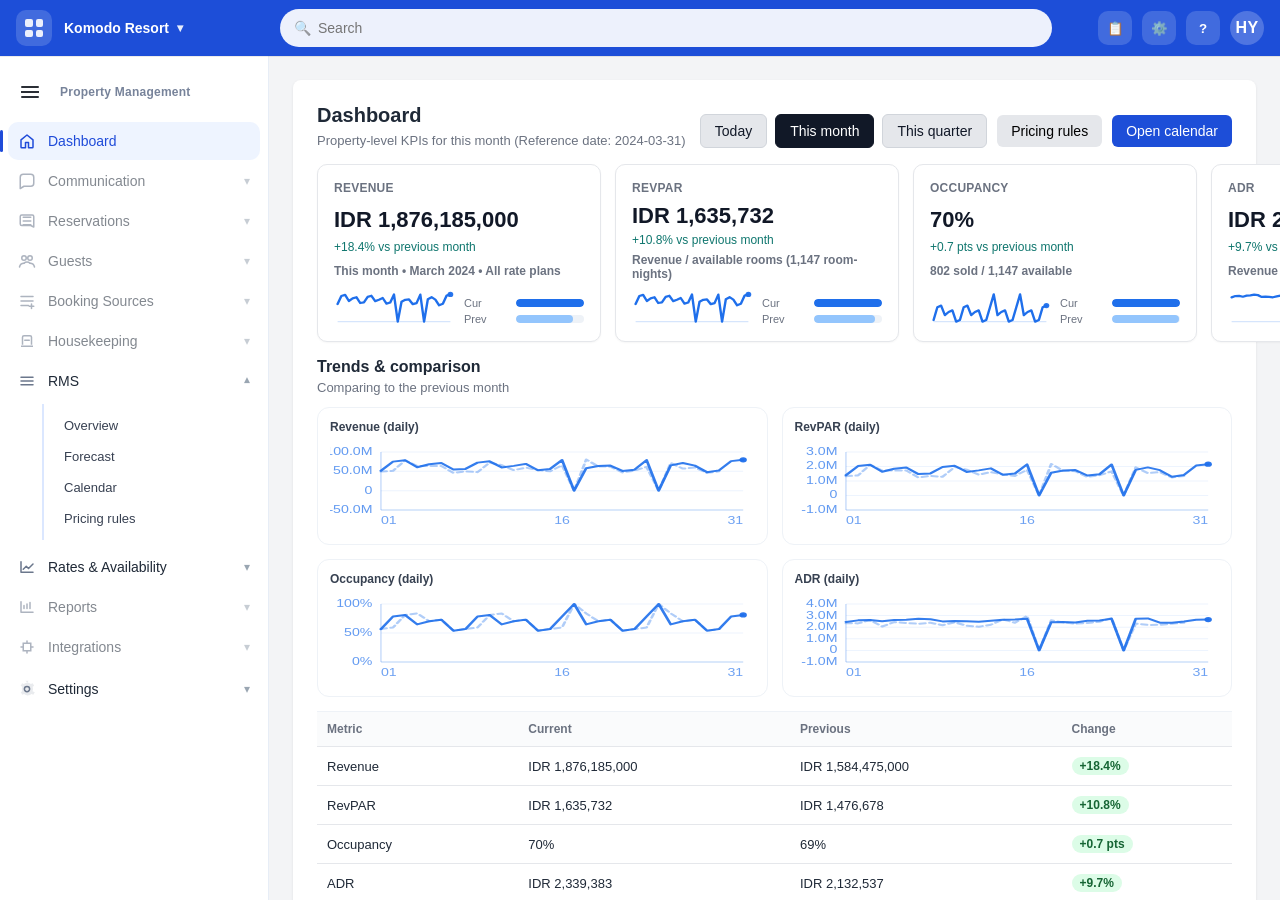
<file: rms-prototype-step6-forecast-fill/index.html>
<!DOCTYPE html>

<html lang="en">
<head>
<meta charset="utf-8"/>
<meta content="width=device-width, initial-scale=1" name="viewport"/>
<title>RMS – Revenue Management</title>
<link rel="stylesheet" href="rms.css">
</head>
<body>
<div class="topbar">
  <div class="tb-left">
    <button class="tb-app" type="button" title="Apps">
      <span class="grid"><span></span><span></span><span></span><span></span></span>
    </button>
    <div class="tb-property" title="Property">
      <span class="name">Komodo Resort</span>
      <span class="chev">▾</span>
    </div>
  </div>

  <div class="tb-search">
    <span class="icon">🔍</span>
    <input id="globalSearch" type="text" placeholder="Search" />
  </div>

  <div class="tb-right">
    <button class="tb-icon" type="button" title="Tasks">📋</button>
    <button class="tb-icon" type="button" title="Settings">⚙️</button>
    <button class="tb-icon" type="button" title="Help">?</button>
    <div class="tb-avatar" title="User">HY</div>
  </div>
</div>
<div class="layout">
<aside class="sidebar prostay" id="leftMenu" aria-label="Primary">
  <div class="sb-mini">
    <button class="sb-hamburger" type="button" id="sbCollapseBtn" title="Menu">
      <span class="hamburger-lines" aria-hidden="true"></span>
    </button>
    <div class="sb-group-label">Property Management</div>
  </div>

  <nav class="sb-nav" aria-label="Menu">
    <button class="sb-item active" data-nav="dashboard" type="button">
      <svg class="sb-ico" viewBox="0 0 24 24" aria-hidden="true">
        <path d="M4 10.5 12 4l8 6.5V20a1 1 0 0 1-1 1h-5v-7H10v7H5a1 1 0 0 1-1-1v-9.5z" fill="none" stroke="currentColor" stroke-width="2" stroke-linejoin="round"/>
      </svg>
      <span class="sb-text">Dashboard</span>
    </button>

    <button class="sb-item disabled" type="button">
      <svg class="sb-ico" viewBox="0 0 24 24" aria-hidden="true">
        <path d="M21 15a4 4 0 0 1-4 4H8l-5 3V7a4 4 0 0 1 4-4h10a4 4 0 0 1 4 4v8z" fill="none" stroke="currentColor" stroke-width="2" stroke-linejoin="round"/>
      </svg>
      <span class="sb-text">Communication</span>
      <span class="sb-caret" aria-hidden="true">▾</span>
    </button>

    <button class="sb-item disabled" type="button">
      <svg class="sb-ico" viewBox="0 0 24 24" aria-hidden="true">
        <path d="M7 7h10M7 12h10M7 17h10" fill="none" stroke="currentColor" stroke-width="2" stroke-linecap="round"/>
        <path d="M5 4h14a2 2 0 0 1 2 2v14l-4-2H5a2 2 0 0 1-2-2V6a2 2 0 0 1 2-2z" fill="none" stroke="currentColor" stroke-width="2" stroke-linejoin="round"/>
      </svg>
      <span class="sb-text">Reservations</span>
      <span class="sb-caret" aria-hidden="true">▾</span>
    </button>

    <button class="sb-item disabled" type="button">
      <svg class="sb-ico" viewBox="0 0 24 24" aria-hidden="true">
        <path d="M16 11c1.7 0 3-1.3 3-3S17.7 5 16 5s-3 1.3-3 3 1.3 3 3 3zM8 11c1.7 0 3-1.3 3-3S9.7 5 8 5 5 6.3 5 8s1.3 3 3 3z" fill="none" stroke="currentColor" stroke-width="2"/>
        <path d="M2 20c.6-3 3.2-5 6-5M22 20c-.6-3-3.2-5-6-5" fill="none" stroke="currentColor" stroke-width="2" stroke-linecap="round"/>
        <path d="M8 15c1-1 2.4-1.6 4-1.6s3 .6 4 1.6" fill="none" stroke="currentColor" stroke-width="2" stroke-linecap="round"/>
      </svg>
      <span class="sb-text">Guests</span>
      <span class="sb-caret" aria-hidden="true">▾</span>
    </button>

    <button class="sb-item disabled" type="button">
      <svg class="sb-ico" viewBox="0 0 24 24" aria-hidden="true">
        <path d="M4 6h16M4 12h16M4 18h10" fill="none" stroke="currentColor" stroke-width="2" stroke-linecap="round"/>
        <path d="M18 16v6M15 19h6" fill="none" stroke="currentColor" stroke-width="2" stroke-linecap="round"/>
      </svg>
      <span class="sb-text">Booking Sources</span>
      <span class="sb-caret" aria-hidden="true">▾</span>
    </button>

    <button class="sb-item disabled" type="button">
      <svg class="sb-ico" viewBox="0 0 24 24" aria-hidden="true">
        <path d="M4 19h16M6 17V7a2 2 0 0 1 2-2h8a2 2 0 0 1 2 2v10" fill="none" stroke="currentColor" stroke-width="2" stroke-linejoin="round"/>
        <path d="M9 11h6" fill="none" stroke="currentColor" stroke-width="2" stroke-linecap="round"/>
      </svg>
      <span class="sb-text">Housekeeping</span>
      <span class="sb-caret" aria-hidden="true">▾</span>
    </button>

    <button class="sb-item sb-parent open" type="button" id="rmsToggle" aria-expanded="true">
      <svg class="sb-ico" viewBox="0 0 24 24" aria-hidden="true">
        <path d="M4 7h16M4 12h16M4 17h16" fill="none" stroke="currentColor" stroke-width="2" stroke-linecap="round"/>
      </svg>
      <span class="sb-text">RMS</span>
      <span class="sb-caret" aria-hidden="true">▾</span>
    </button>

    <div class="sb-submenu open" id="rmsSubmenu" role="group" aria-label="RMS">
      <button class="sb-subitem" data-nav="overview" type="button">
        <span class="sb-subtext">Overview</span>
      </button>
      <button class="sb-subitem" data-nav="forecast" type="button">
        <span class="sb-subtext">Forecast</span>
      </button>
      <button class="sb-subitem" data-nav="calendar" type="button">
        <span class="sb-subtext">Calendar</span>
      </button>
      <button class="sb-subitem" data-nav="rules" type="button">
        <span class="sb-subtext">Pricing rules</span>
      </button>
    </div>

    <button class="sb-item sb-parent" type="button" id="ratesToggle" aria-expanded="false">
      <svg class="sb-ico" viewBox="0 0 24 24" aria-hidden="true">
        <path d="M4 19V5M4 19h16" fill="none" stroke="currentColor" stroke-width="2" stroke-linecap="round"/>
        <path d="M7 15l4-4 3 3 6-6" fill="none" stroke="currentColor" stroke-width="2" stroke-linecap="round" stroke-linejoin="round"/>
      </svg>
      <span class="sb-text">Rates &amp; Availability</span>
      <span class="sb-caret" aria-hidden="true">▾</span>
    </button>

    <div class="sb-submenu" id="ratesSubmenu" role="group" aria-label="Rates & Availability">
      <button class="sb-subitem disabled" type="button">
        <span class="sb-subtext">Base Rates</span>
      </button>
      <button class="sb-subitem disabled" type="button">
        <span class="sb-subtext">Rate Plans &amp; Packages</span>
      </button>
      <button class="sb-subitem disabled" type="button">
        <span class="sb-subtext">Availability Matrix</span>
      </button>
    </div>

    <button class="sb-item disabled" type="button">
      <svg class="sb-ico" viewBox="0 0 24 24" aria-hidden="true">
        <path d="M4 19V5M4 19h16" fill="none" stroke="currentColor" stroke-width="2" stroke-linecap="round"/>
        <path d="M8 14v-4M12 14V8M16 14V6" fill="none" stroke="currentColor" stroke-width="2" stroke-linecap="round"/>
      </svg>
      <span class="sb-text">Reports</span>
      <span class="sb-caret" aria-hidden="true">▾</span>
    </button>

    <button class="sb-item disabled" type="button">
      <svg class="sb-ico" viewBox="0 0 24 24" aria-hidden="true">
        <path d="M7 7h10v10H7z" fill="none" stroke="currentColor" stroke-width="2"/>
        <path d="M4 12h3M17 12h3M12 4v3M12 17v3" fill="none" stroke="currentColor" stroke-width="2" stroke-linecap="round"/>
      </svg>
      <span class="sb-text">Integrations</span>
      <span class="sb-caret" aria-hidden="true">▾</span>
    </button>

    <div class="sb-spacer"></div>

    <button class="sb-item sb-parent" type="button" id="settingsToggle" aria-expanded="false">
      <svg class="sb-ico" viewBox="0 0 24 24" aria-hidden="true">
        <path d="M12 15.5A3.5 3.5 0 1 0 12 8.5a3.5 3.5 0 0 0 0 7z" fill="none" stroke="currentColor" stroke-width="2"/>
        <path d="M19.4 15a7.9 7.9 0 0 0 .1-6l2-1.2-2-3.4-2.3 1a8 8 0 0 0-5-2L9.8 1H14l-1.2 2.4a8 8 0 0 0-5 2l-2.3-1-2 3.4L5.6 9a7.9 7.9 0 0 0 .1 6L3.7 16.2l2 3.4 2.3-1a8 8 0 0 0 5 2L12 23l1.1-2.4a8 8 0 0 0 5-2l2.3 1 2-3.4L19.4 15z" opacity=".15" fill="currentColor"/>
      </svg>
      <span class="sb-text">Settings</span>
      <span class="sb-caret" aria-hidden="true">▾</span>
    </button>

    <div class="sb-submenu" id="settingsSubmenu" role="group" aria-label="Settings">
      <button class="sb-subitem disabled" type="button"><span class="sb-subtext">General</span></button>
      <button class="sb-subitem disabled" type="button"><span class="sb-subtext">Users &amp; permissions</span></button>
      <button class="sb-subitem disabled" type="button"><span class="sb-subtext">Data sources</span></button>
    </div>
  </nav>
</aside>
<div class="content">
<div id="dashboardView">
<div class="card">
<div style="display:flex; align-items:flex-end; justify-content:space-between; gap:12px; flex-wrap:wrap;">
<div>
<h1 style="margin:0;">Dashboard</h1>
<div class="rms-muted" style="margin-top:6px;">
<span id="kpiRangeDesc">Property-level KPIs for this month</span> <span class="rms-muted" id="kpiRefDateLabel"></span>
</div>
</div>
<div style="display:flex; align-items:center; gap:10px; flex-wrap:wrap;">
<div id="kpiRangeGroup" style="display:flex; gap:8px; align-items:center; flex-wrap:wrap;">
<button class="button toggle" data-range="day" id="rangeDay">Today</button>
<button class="button toggle active" data-range="month" id="rangeMonth">This month</button>
<button class="button toggle" data-range="quarter" id="rangeQuarter">This quarter</button>
</div>
<button class="button secondary" id="btnGoRules">Pricing rules</button>
<button class="button primary" id="btnGoCalendar">Open calendar</button>
</div>
</div>
<div class="kpi-grid" style="margin-top:16px;">
<div class="kpi-card">
  <div class="kpi-label">Revenue</div>
  <div class="kpi-value" id="kpiRevenue">—</div>
  <div class="kpi-delta" id="kpiRevenueDelta">—</div>
  <div class="kpi-sub" id="kpiRevenueSub">—</div>
  <div class="kpi-viz">
    <svg class="spark" id="sparkRevenue" viewBox="0 0 100 30" preserveAspectRatio="none" aria-label="Revenue trend"></svg>
    <div class="mini-bars" id="barRevenue"></div>
  </div>
</div>
<div class="kpi-card">
  <div class="kpi-label">RevPAR</div>
  <div class="kpi-value" id="kpiRevPAR">—</div>
  <div class="kpi-delta" id="kpiRevPARDelta">—</div>
  <div class="kpi-sub" id="kpiRevPARSub">—</div>
  <div class="kpi-viz">
    <svg class="spark" id="sparkRevPAR" viewBox="0 0 100 30" preserveAspectRatio="none" aria-label="RevPAR trend"></svg>
    <div class="mini-bars" id="barRevPAR"></div>
  </div>
</div>
<div class="kpi-card">
  <div class="kpi-label">Occupancy</div>
  <div class="kpi-value" id="kpiOcc">—</div>
  <div class="kpi-delta" id="kpiOccDelta">—</div>
  <div class="kpi-sub" id="kpiOccSub">—</div>
  <div class="kpi-viz">
    <svg class="spark" id="sparkOcc" viewBox="0 0 100 30" preserveAspectRatio="none" aria-label="Occupancy trend"></svg>
    <div class="mini-bars" id="barOcc"></div>
  </div>
</div>
<div class="kpi-card">
  <div class="kpi-label">ADR</div>
  <div class="kpi-value" id="kpiADR">—</div>
  <div class="kpi-delta" id="kpiADRDelta">—</div>
  <div class="kpi-sub" id="kpiADRSub">—</div>
  <div class="kpi-viz">
    <svg class="spark" id="sparkADR" viewBox="0 0 100 30" preserveAspectRatio="none" aria-label="ADR trend"></svg>
    <div class="mini-bars" id="barADR"></div>
  </div>
</div>
</div>

<div class="overview-extra">
  <div style="display:flex; align-items:flex-end; justify-content:space-between; gap:12px; flex-wrap:wrap;">
    <div>
      <div style="font-weight:700;">Trends & comparison</div>
      <div class="rms-muted" id="compareLabel" style="margin-top:4px;">Comparing to the previous period</div>
    </div>
  </div>

  <div class="overview-extra-grid">
    <div class="mini-chart-card">
      <div class="mini-chart-title">Revenue (daily)</div>
      <svg class="mini-chart" id="chartRevenue" viewBox="0 0 300 90" preserveAspectRatio="none"></svg>
    </div>
    <div class="mini-chart-card">
      <div class="mini-chart-title">RevPAR (daily)</div>
      <svg class="mini-chart" id="chartRevPAR" viewBox="0 0 300 90" preserveAspectRatio="none"></svg>
    </div>
    <div class="mini-chart-card">
      <div class="mini-chart-title">Occupancy (daily)</div>
      <svg class="mini-chart" id="chartOcc" viewBox="0 0 300 90" preserveAspectRatio="none"></svg>
    </div>
    <div class="mini-chart-card">
      <div class="mini-chart-title">ADR (daily)</div>
      <svg class="mini-chart" id="chartADR" viewBox="0 0 300 90" preserveAspectRatio="none"></svg>
    </div>
  </div>

  <table class="compare-table" aria-label="Current vs previous period comparison">
    <thead>
      <tr>
        <th style="width:22%;">Metric</th>
        <th>Current</th>
        <th>Previous</th>
        <th>Change</th>
      </tr>
    </thead>
    <tbody id="compareTableBody">
      <tr><td>Revenue</td><td id="cmpRevenueCur">—</td><td id="cmpRevenuePrev">—</td><td id="cmpRevenueDelta">—</td></tr>
      <tr><td>RevPAR</td><td id="cmpRevPARCur">—</td><td id="cmpRevPARPrev">—</td><td id="cmpRevPARDelta">—</td></tr>
      <tr><td>Occupancy</td><td id="cmpOccCur">—</td><td id="cmpOccPrev">—</td><td id="cmpOccDelta">—</td></tr>
      <tr><td>ADR</td><td id="cmpADRCur">—</td><td id="cmpADRPrev">—</td><td id="cmpADRDelta">—</td></tr>
    </tbody>
  </table>
</div>
<div class="footer-note">
      Notes: Revenue is estimated from sold rooms × (plan-mix weighted price). ADR = Revenue / sold rooms. RevPAR = Revenue / available rooms.
    </div>
</div>
</div>
<div class="hidden" id="forecastView">
  <div class="card">
    <div style="display:flex; align-items:flex-end; justify-content:space-between; gap:12px; flex-wrap:wrap;">
      <div>
        <h1 style="margin:0;">Forecast &amp; Pace</h1>
        <div class="rms-muted" style="margin-top:6px;">On-the-books demand, pickup pace, and a lightweight occupancy forecast for upcoming dates.</div>
      </div>
      <div style="display:flex; align-items:center; gap:10px; flex-wrap:wrap;">
        <button class="button secondary" id="btnForecastGoCalendar">Open calendar</button>
      </div>
    </div>

    <div class="forecast-controls" style="margin-top:14px; display:flex; gap:10px; flex-wrap:wrap; align-items:center;">
      <div class="pill">
        <span class="pill-label">As of</span>
        <select id="forecastAsOf" class="select"></select>
      </div>
      <div class="pill">
        <span class="pill-label">Room type</span>
        <select id="forecastRoom" class="select">
          <option value="__all__" selected>All rooms</option>
        </select>
      </div>
      <div class="pill">
        <span class="pill-label">Window</span>
        <select id="forecastWindow" class="select">
          <option value="14">Next 14 days</option>
          <option value="30" selected>Next 30 days</option>
          <option value="60">Next 60 days</option>
        </select>
      </div>
      <div class="rms-muted" id="forecastRangeLabel" style="margin-left:auto;">—</div>
    </div>

    <div class="forecast-grid" style="margin-top:14px;">
      <div class="mini-chart-card">
        <div class="mini-chart-title">Rooms sold (OTB) vs forecast</div>
        <div class="chart-legend" style="display:flex; gap:12px; align-items:center; margin:6px 0 8px 0; flex-wrap:wrap;">
          <span class="legend-item"><span class="legend-dot"></span> Forecast</span>
          <span class="legend-item" style="opacity:0.7;"><span class="legend-dot dashed"></span> OTB (current)</span>
        </div>
        <svg class="mini-chart" id="chartOTB" viewBox="0 0 300 120" preserveAspectRatio="none"></svg>
      </div>

      <div class="mini-chart-card">
        <div class="mini-chart-title">Pickup pace (last 24h)</div>
        <svg class="mini-chart" id="chartPickup" viewBox="0 0 300 120" preserveAspectRatio="none"></svg>
      </div>

      <div class="mini-chart-card">
        <div class="mini-chart-title">Occupancy (current vs forecast)</div>
        <div class="chart-legend" style="display:flex; gap:12px; align-items:center; margin:6px 0 8px 0; flex-wrap:wrap;">
          <span class="legend-item"><span class="legend-dot"></span> Forecast occ%</span>
          <span class="legend-item" style="opacity:0.7;"><span class="legend-dot dashed"></span> Current occ%</span>
        </div>
        <svg class="mini-chart" id="chartOccForecast" viewBox="0 0 300 120" preserveAspectRatio="none"></svg>
      </div>

      <div class="mini-chart-card">
        <div class="mini-chart-title">Alerts</div>
        <table class="compare-table" style="margin-top:10px;">
          <thead>
            <tr>
              <th style="width:28%;">Date</th>
              <th style="width:22%;">Signal</th>
              <th>Note</th>
            </tr>
          </thead>
          <tbody id="forecastAlertsBody">
            <tr><td colspan="3" class="rms-muted">—</td></tr>
          </tbody>
        </table>
      </div>
    </div>

    <div class="footer-note" style="margin-top:12px;">
      Notes: OTB is derived from inventory (total − remaining). Pickup is estimated from the 24h availability delta in the demo dataset. Forecast is a lightweight heuristic for prototype purposes.
    </div>
  </div>
</div>

<div class="hidden" id="calendarView">

<div class="card" id="rms-root">
<h1>Revenue Management</h1>
<p style="color:#6b7280;font-size:13px;margin:8px 0 16px 0;">
          Click a date to view details. Prototype uses a tiny in-memory “DB” (date × room type × rate plan) for prices and inventory.
        </p>
<!-- Calendar goes here -->
<div id="calendarContainer">
<div class="calendar-shell">
<div class="calendar-toolbar">
<button class="toolbtn" id="btnToday">📅 Today</button>
<button class="toolbtn" id="btnGoDashboard">🏠 Overview</button>
<button class="toolbtn" id="btnManualPrices">Manually set prices</button>
<button class="toolbtn" id="btnPricingRules">Change pricing rules</button>
<div aria-label="Month navigation" class="monthnav">
<button aria-label="Previous month" class="navbtn" id="prevMonth">‹</button>
<div id="monthTitle">February 2024</div>
<button aria-label="Next month" class="navbtn" id="nextMonth">›</button>
</div>
<div class="right">
<span class="label">Room type price</span>
<select class="roomselect" id="roomTypeSelect">
<option selected="" value="Ocean View Bungalow">Ocean View Bungalow</option>
<option value="Family Bungalow">Family Bungalow</option>
<option value="Grand View">Grand View</option>
<option value="Grand Beach">Grand Beach</option>
<option value="Private Bamboo Bungalow">Private Bamboo Bungalow</option>
<option value="Presidential Suite">Presidential Suite</option>
</select>
<span class="label">Rate plan</span>
<select class="roomselect" id="ratePlanSelect">
<option selected="" value="Flexible Rate">Flexible Rate</option>
<option value="Non-refundable Rate">Non-refundable Rate</option>
<option value="Breakfast Included">Breakfast Included</option>
<option value="Package Deal">Package Deal</option>
</select>
</div>
</div>
<div class="calendar">
<div class="calendar-dow">
<div>Monday</div><div>Tuesday</div><div>Wednesday</div><div>Thursday</div>
<div>Friday</div><div>Saturday</div><div>Sunday</div>
</div>
<div class="calendar-grid" id="calendarGrid"></div>
</div>
<div class="day-detail">
<div class="day-detail-head">
<div>
<div class="date" id="detailDate">Fri, Feb 16, 2024</div>
<div class="sub" id="detailSub">Showing: Ocean View Bungalow • Flexible Rate</div>
</div>
<div class="day-detail-actions">
<button class="button secondary" id="detailManual">Manually set prices</button>
<button class="button secondary" id="detailRules">Change pricing rules</button>
<button class="button primary" id="detailApply">Apply recommendation</button>
</div>
</div>
<div class="pinbar" id="pinBar">
<div style="font-weight:700;">Pin columns</div>
<label class="pin-item"><input checked="" id="pin_room" type="checkbox"/> Room type</label>
<label class="pin-item"><input checked="" id="pin_avail" type="checkbox"/> Availability</label>
<label class="pin-item"><input checked="" id="pin_latest" type="checkbox"/> Latest change</label>
<label class="pin-item"><input checked="" id="pin_rec" type="checkbox"/> Recommendation</label>
<div class="pinbar-right">
  <label class="pin-select">Latest change plan
    <select id="latestPlanSelect" class="pin-select-control"></select>
  </label>
  <div class="footer-note">Scroll right to view other rate plans</div>
</div>
</div>
<div class="detail-table-wrap" id="detailTableWrap">
<table>
<thead id="roomTableHead"></thead>
<tbody id="roomTableBody"></tbody>
</table>
</div>
<div class="footer-note">
                Prototype: prices + inventory come from an in-memory DB. Manual/apply changes update DB and refresh the UI.
              </div>
</div>
</div>
</div>
</div>
</div>
<div class="hidden" id="pricingRulesView">
<div class="card">
<div style="display:flex; align-items:flex-end; justify-content:space-between; gap:12px; flex-wrap:wrap;">
<div>
<h1 style="margin:0;">Pricing rule change</h1>
<div class="rms-muted" style="margin-top:6px;">
          Edit the rule set used to generate price recommendations. Changes are saved locally in this browser.
        </div>
</div>
<div style="display:flex; align-items:center; gap:10px; flex-wrap:wrap;">
<button class="button" id="btnRulesBackCalendar">Back to calendar</button>
<button class="button" id="btnRulesBackOverview">Back to overview</button>
<button class="button primary" id="btnRulesSave">Save changes</button>
</div>
</div>
<div style="margin-top:14px; display:flex; align-items:flex-end; justify-content:space-between; gap:12px; flex-wrap:wrap;">
  <div>
    <h2 style="margin:0; font-size:16px;">Pricing mode</h2>
    <div class="rms-muted" style="margin-top:6px;">
      Select how price recommendations are generated. The active mode applies across the calendar.
    </div>
  </div>
  <div class="mode-pill" id="activeModePill">Active mode: —</div>
</div>

<div class="mode-list" id="pricingModeList" style="margin-top:10px;">
  <label class="mode-option">
    <input type="radio" name="pricingMode" value="manual" id="mode_manual">
    <div class="mode-meta">
      <div class="mode-title">Manual pricing</div>
      <div class="mode-desc">No rules. Recommendations are disabled; prices are set manually.</div>
    </div>
  </label>

  <label class="mode-option">
    <input type="radio" name="pricingMode" value="occ" id="mode_occ">
    <div class="mode-meta">
      <div class="mode-title">Occupancy-based</div>
      <div class="mode-desc">Only occupancy affects the recommendation: farther dates do not matter.</div>
    </div>
  </label>

  <label class="mode-option">
    <input type="radio" name="pricingMode" value="occ_lead" id="mode_occ_lead">
    <div class="mode-meta">
      <div class="mode-title">Lead time + occupancy</div>
      <div class="mode-desc">Farther dates → higher price, higher occupancy → higher price. The total adjustment combines both factors.</div>
    </div>
  </label>

  <label class="mode-option">
    <input type="radio" name="pricingMode" value="forecast_occ" id="mode_forecast_occ">
    <div class="mode-meta">
      <div class="mode-title">Forecast occupancy</div>
      <div class="mode-desc">Uses forecasted occupancy (not current occupancy) to adjust price by tier.</div>
    </div>
  </label>

</div>

<div class="footer-note" id="modeNote" style="margin-top:8px;"></div>
<div style="border-top:1px solid #e5e7eb; margin:14px 0;"></div>
<div class="rules-grid">
<div class="card" id="rulesTiersCard" style="margin:0;">
<h2 id="rulesOccTitle" style="margin:0 0 10px 0; font-size:16px;">Occupancy-based recommendation tiers</h2>
<div class="rms-muted" id="rulesOccDesc" style="margin-bottom:10px;">
          For the selected date and room type, the recommendation adjusts the current price by the tier percentage.
        </div>
<div style="overflow:auto; border:1px solid #e5e7eb; border-radius:12px;">
<table class="detail-table" style="width:100%; border-collapse:separate; border-spacing:0;">
<thead>
<tr>
<th style="position:sticky; top:0;">Min occ %</th>
<th style="position:sticky; top:0;">Max occ %</th>
<th style="position:sticky; top:0;">Adjustment %</th>
</tr>
</thead>
<tbody id="rulesTierBody"></tbody>
</table>
</div>
<div style="display:flex; gap:10px; align-items:center; margin-top:10px; flex-wrap:wrap;">
<button class="button" id="btnRulesAddTier">Add tier</button>
<button class="button" id="btnRulesReset">Reset to default</button>
<span class="footer-note">Tip: Keep tiers contiguous (e.g., 0–35, 36–45, ...).</span>
</div>
</div>
<div class="card" id="rulesBehaviorCard" style="margin:0;">
<h2 style="margin:0 0 10px 0; font-size:16px;">Display behavior</h2>
<div style="display:flex; flex-direction:column; gap:10px;">
<label style="display:flex; gap:10px; align-items:flex-start;">
<input id="ruleSoldOutHideRec" type="checkbox">
<div>
<div style="font-weight:700;">Hide recommendation when sold out</div>
<div class="footer-note">If a room type is sold out on a date, show “Sold out” instead of a target price.</div>
</div>
</input></label>
<label style="display:flex; gap:10px; align-items:flex-start;">
<input id="ruleSoldOutHideLatest" type="checkbox">
<div>
<div style="font-weight:700;">Hide latest price change when sold out</div>
<div class="footer-note">Prevents “current price” messaging when inventory is 0.</div>
</div>
</input></label>
<div style="border-top:1px solid #e5e7eb; margin:2px 0;"></div>
<label style="display:flex; gap:10px; align-items:center;">
<span style="min-width:140px; font-weight:700;">Rounding (IDR)</span>
<input class="input" id="ruleRounding" min="1" step="1" style="width:140px;" type="number">
</input></label>
<div class="footer-note">Example: rounding 5000 means the recommended price will snap to the nearest 5,000 IDR.</div>
</div>
<div style="border-top:1px solid #e5e7eb; margin:14px 0;"></div>
<h2 style="margin:0 0 10px 0; font-size:16px;">Change log</h2>
<div id="rulesLog" style="font-family: ui-monospace, SFMono-Regular, Menlo, Monaco, Consolas, 'Liberation Mono', 'Courier New', monospace;
                                 font-size:12px; color:#111827; background:#f9fafb; border:1px solid #e5e7eb;
                                 border-radius:12px; padding:10px; max-height:240px; overflow:auto;"></div>
</div>

<div class="card hidden" id="rulesLeadCard" style="margin:0; grid-column: 1 / -1;">
  <h2 style="margin:0 0 10px 0; font-size:16px;">Lead-time adjustment tiers</h2>
  <div class="rms-muted" id="rulesLeadDesc" style="margin-bottom:10px;">
    In this mode, farther dates increase the recommended price. The final recommendation combines lead time and occupancy adjustments.
  </div>

  <div style="overflow:auto; border:1px solid #e5e7eb; border-radius:12px;">
    <table class="detail-table" style="width:100%; border-collapse:separate; border-spacing:0;">
      <thead>
        <tr>
          <th style="text-align:left; padding:10px 12px;">Min lead days</th>
          <th style="text-align:left; padding:10px 12px;">Max lead days</th>
          <th style="text-align:left; padding:10px 12px;">Adjustment %</th>
        </tr>
      </thead>
      <tbody id="rulesLeadTierBody"></tbody>
    </table>
  </div>

  <div style="margin-top:12px; display:flex; gap:10px; align-items:center; flex-wrap:wrap;">
    <button class="button" id="btnRulesAddLeadTier">Add lead-time tier</button>
    <button class="button" id="btnRulesResetLead">Reset lead-time tiers</button>
    <div class="footer-note">Tip: Keep tiers contiguous (e.g., 0–7, 8–30, 31–90, ...).</div>
  </div>
</div>


<div class="card hidden" id="rulesForecastCard" style="margin:0; grid-column: 1 / -1;">
  <h2 style="margin:0 0 10px 0; font-size:16px;">Forecast occupancy adjustment tiers</h2>
  <div class="rms-muted" id="rulesForecastDesc" style="margin-bottom:10px;">
    In forecast modes, the recommendation uses forecasted occupancy (from the Forecast page heuristic) instead of current occupancy.
  </div>

  <div style="overflow:auto; border:1px solid #e5e7eb; border-radius:12px;">
    <table class="detail-table" style="width:100%; border-collapse:separate; border-spacing:0;">
      <thead>
        <tr>
          <th style="position:sticky; top:0;">Min forecast occ %</th>
          <th style="position:sticky; top:0;">Max forecast occ %</th>
          <th style="position:sticky; top:0;">Adjustment %</th>
        </tr>
      </thead>
      <tbody id="rulesForecastTierBody"></tbody>
    </table>
  </div>

  <div style="display:flex; gap:10px; align-items:center; flex-wrap:wrap; margin-top:10px;">
    <button class="button" id="btnRulesAddForecastTier">Add forecast tier</button>
    <button class="button" id="btnRulesResetForecast">Reset forecast tiers</button>
    <div class="footer-note">Tip: Keep tiers contiguous (e.g., 0–35, 36–45, 46–69, ...).</div>
  </div>
</div>


</div>
</div>
</div>
</div>
</div>

<!-- =========================================================
       MODULE CONTAINERS (placeholders for future interactions)
  ========================================================== -->
<div id="toast-root"></div>
<div id="modal-root"></div>
<div id="drawer-root"></div>
<script src="rms.state.js"></script>
<script src="rms.ui.js"></script>
<script src="rms.db.js"></script>
<script src="rms.calendar.core.js"></script>
<script src="rms.rules.js"></script>
<script src="rms.calendar.extras.js"></script>
<script src="rms.overview.js"></script>
<script src="rms.forecast.js"></script>
</body>
</html>
</file>
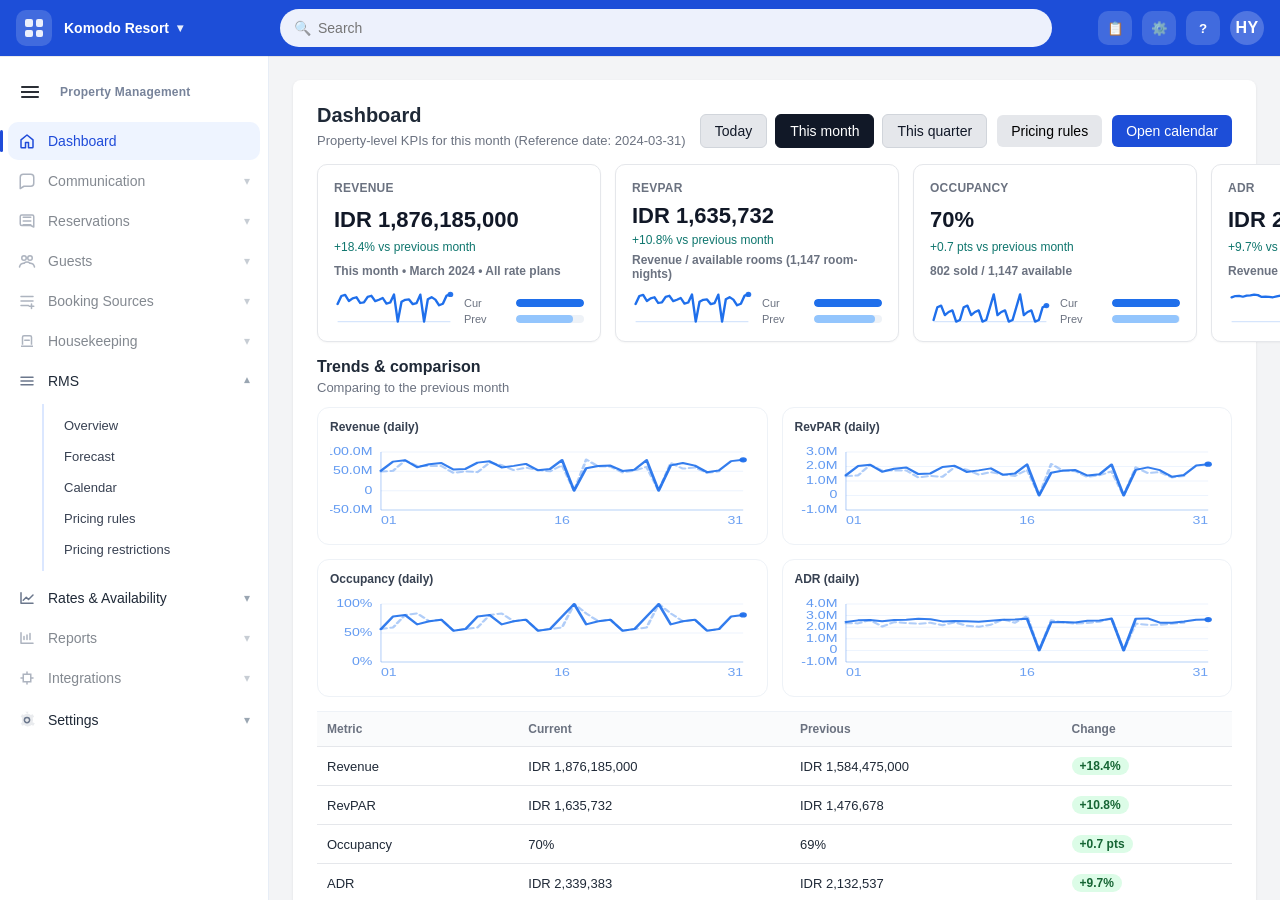
<file: rms-prototype-step7-pricing-restrictions-layoutfix/index.html>
<!DOCTYPE html>

<html lang="en">
<head>
<meta charset="utf-8"/>
<meta content="width=device-width, initial-scale=1" name="viewport"/>
<title>RMS – Revenue Management</title>
<link rel="stylesheet" href="rms.css">
</head>
<body>
<div class="topbar">
  <div class="tb-left">
    <button class="tb-app" type="button" title="Apps">
      <span class="grid"><span></span><span></span><span></span><span></span></span>
    </button>
    <div class="tb-property" title="Property">
      <span class="name">Komodo Resort</span>
      <span class="chev">▾</span>
    </div>
  </div>

  <div class="tb-search">
    <span class="icon">🔍</span>
    <input id="globalSearch" type="text" placeholder="Search" />
  </div>

  <div class="tb-right">
    <button class="tb-icon" type="button" title="Tasks">📋</button>
    <button class="tb-icon" type="button" title="Settings">⚙️</button>
    <button class="tb-icon" type="button" title="Help">?</button>
    <div class="tb-avatar" title="User">HY</div>
  </div>
</div>
<div class="layout">
<aside class="sidebar prostay" id="leftMenu" aria-label="Primary">
  <div class="sb-mini">
    <button class="sb-hamburger" type="button" id="sbCollapseBtn" title="Menu">
      <span class="hamburger-lines" aria-hidden="true"></span>
    </button>
    <div class="sb-group-label">Property Management</div>
  </div>

  <nav class="sb-nav" aria-label="Menu">
    <button class="sb-item active" data-nav="dashboard" type="button">
      <svg class="sb-ico" viewBox="0 0 24 24" aria-hidden="true">
        <path d="M4 10.5 12 4l8 6.5V20a1 1 0 0 1-1 1h-5v-7H10v7H5a1 1 0 0 1-1-1v-9.5z" fill="none" stroke="currentColor" stroke-width="2" stroke-linejoin="round"/>
      </svg>
      <span class="sb-text">Dashboard</span>
    </button>

    <button class="sb-item disabled" type="button">
      <svg class="sb-ico" viewBox="0 0 24 24" aria-hidden="true">
        <path d="M21 15a4 4 0 0 1-4 4H8l-5 3V7a4 4 0 0 1 4-4h10a4 4 0 0 1 4 4v8z" fill="none" stroke="currentColor" stroke-width="2" stroke-linejoin="round"/>
      </svg>
      <span class="sb-text">Communication</span>
      <span class="sb-caret" aria-hidden="true">▾</span>
    </button>

    <button class="sb-item disabled" type="button">
      <svg class="sb-ico" viewBox="0 0 24 24" aria-hidden="true">
        <path d="M7 7h10M7 12h10M7 17h10" fill="none" stroke="currentColor" stroke-width="2" stroke-linecap="round"/>
        <path d="M5 4h14a2 2 0 0 1 2 2v14l-4-2H5a2 2 0 0 1-2-2V6a2 2 0 0 1 2-2z" fill="none" stroke="currentColor" stroke-width="2" stroke-linejoin="round"/>
      </svg>
      <span class="sb-text">Reservations</span>
      <span class="sb-caret" aria-hidden="true">▾</span>
    </button>

    <button class="sb-item disabled" type="button">
      <svg class="sb-ico" viewBox="0 0 24 24" aria-hidden="true">
        <path d="M16 11c1.7 0 3-1.3 3-3S17.7 5 16 5s-3 1.3-3 3 1.3 3 3 3zM8 11c1.7 0 3-1.3 3-3S9.7 5 8 5 5 6.3 5 8s1.3 3 3 3z" fill="none" stroke="currentColor" stroke-width="2"/>
        <path d="M2 20c.6-3 3.2-5 6-5M22 20c-.6-3-3.2-5-6-5" fill="none" stroke="currentColor" stroke-width="2" stroke-linecap="round"/>
        <path d="M8 15c1-1 2.4-1.6 4-1.6s3 .6 4 1.6" fill="none" stroke="currentColor" stroke-width="2" stroke-linecap="round"/>
      </svg>
      <span class="sb-text">Guests</span>
      <span class="sb-caret" aria-hidden="true">▾</span>
    </button>

    <button class="sb-item disabled" type="button">
      <svg class="sb-ico" viewBox="0 0 24 24" aria-hidden="true">
        <path d="M4 6h16M4 12h16M4 18h10" fill="none" stroke="currentColor" stroke-width="2" stroke-linecap="round"/>
        <path d="M18 16v6M15 19h6" fill="none" stroke="currentColor" stroke-width="2" stroke-linecap="round"/>
      </svg>
      <span class="sb-text">Booking Sources</span>
      <span class="sb-caret" aria-hidden="true">▾</span>
    </button>

    <button class="sb-item disabled" type="button">
      <svg class="sb-ico" viewBox="0 0 24 24" aria-hidden="true">
        <path d="M4 19h16M6 17V7a2 2 0 0 1 2-2h8a2 2 0 0 1 2 2v10" fill="none" stroke="currentColor" stroke-width="2" stroke-linejoin="round"/>
        <path d="M9 11h6" fill="none" stroke="currentColor" stroke-width="2" stroke-linecap="round"/>
      </svg>
      <span class="sb-text">Housekeeping</span>
      <span class="sb-caret" aria-hidden="true">▾</span>
    </button>

    <button class="sb-item sb-parent open" type="button" id="rmsToggle" aria-expanded="true">
      <svg class="sb-ico" viewBox="0 0 24 24" aria-hidden="true">
        <path d="M4 7h16M4 12h16M4 17h16" fill="none" stroke="currentColor" stroke-width="2" stroke-linecap="round"/>
      </svg>
      <span class="sb-text">RMS</span>
      <span class="sb-caret" aria-hidden="true">▾</span>
    </button>

    <div class="sb-submenu open" id="rmsSubmenu" role="group" aria-label="RMS">
      <button class="sb-subitem" data-nav="overview" type="button">
        <span class="sb-subtext">Overview</span>
      </button>
      <button class="sb-subitem" data-nav="forecast" type="button">
        <span class="sb-subtext">Forecast</span>
      </button>
      <button class="sb-subitem" data-nav="calendar" type="button">
        <span class="sb-subtext">Calendar</span>
      </button>
      <button class="sb-subitem" data-nav="rules" type="button">
        <span class="sb-subtext">Pricing rules</span>
      </button>
      <button class="sb-subitem" data-nav="restrictions" type="button">
        <span class="sb-subtext">Pricing restrictions</span>
      </button>
    </div>

    <button class="sb-item sb-parent" type="button" id="ratesToggle" aria-expanded="false">
      <svg class="sb-ico" viewBox="0 0 24 24" aria-hidden="true">
        <path d="M4 19V5M4 19h16" fill="none" stroke="currentColor" stroke-width="2" stroke-linecap="round"/>
        <path d="M7 15l4-4 3 3 6-6" fill="none" stroke="currentColor" stroke-width="2" stroke-linecap="round" stroke-linejoin="round"/>
      </svg>
      <span class="sb-text">Rates &amp; Availability</span>
      <span class="sb-caret" aria-hidden="true">▾</span>
    </button>

    <div class="sb-submenu" id="ratesSubmenu" role="group" aria-label="Rates & Availability">
      <button class="sb-subitem disabled" type="button">
        <span class="sb-subtext">Base Rates</span>
      </button>
      <button class="sb-subitem disabled" type="button">
        <span class="sb-subtext">Rate Plans &amp; Packages</span>
      </button>
      <button class="sb-subitem disabled" type="button">
        <span class="sb-subtext">Availability Matrix</span>
      </button>
    </div>

    <button class="sb-item disabled" type="button">
      <svg class="sb-ico" viewBox="0 0 24 24" aria-hidden="true">
        <path d="M4 19V5M4 19h16" fill="none" stroke="currentColor" stroke-width="2" stroke-linecap="round"/>
        <path d="M8 14v-4M12 14V8M16 14V6" fill="none" stroke="currentColor" stroke-width="2" stroke-linecap="round"/>
      </svg>
      <span class="sb-text">Reports</span>
      <span class="sb-caret" aria-hidden="true">▾</span>
    </button>

    <button class="sb-item disabled" type="button">
      <svg class="sb-ico" viewBox="0 0 24 24" aria-hidden="true">
        <path d="M7 7h10v10H7z" fill="none" stroke="currentColor" stroke-width="2"/>
        <path d="M4 12h3M17 12h3M12 4v3M12 17v3" fill="none" stroke="currentColor" stroke-width="2" stroke-linecap="round"/>
      </svg>
      <span class="sb-text">Integrations</span>
      <span class="sb-caret" aria-hidden="true">▾</span>
    </button>

    <div class="sb-spacer"></div>

    <button class="sb-item sb-parent" type="button" id="settingsToggle" aria-expanded="false">
      <svg class="sb-ico" viewBox="0 0 24 24" aria-hidden="true">
        <path d="M12 15.5A3.5 3.5 0 1 0 12 8.5a3.5 3.5 0 0 0 0 7z" fill="none" stroke="currentColor" stroke-width="2"/>
        <path d="M19.4 15a7.9 7.9 0 0 0 .1-6l2-1.2-2-3.4-2.3 1a8 8 0 0 0-5-2L9.8 1H14l-1.2 2.4a8 8 0 0 0-5 2l-2.3-1-2 3.4L5.6 9a7.9 7.9 0 0 0 .1 6L3.7 16.2l2 3.4 2.3-1a8 8 0 0 0 5 2L12 23l1.1-2.4a8 8 0 0 0 5-2l2.3 1 2-3.4L19.4 15z" opacity=".15" fill="currentColor"/>
      </svg>
      <span class="sb-text">Settings</span>
      <span class="sb-caret" aria-hidden="true">▾</span>
    </button>

    <div class="sb-submenu" id="settingsSubmenu" role="group" aria-label="Settings">
      <button class="sb-subitem disabled" type="button"><span class="sb-subtext">General</span></button>
      <button class="sb-subitem disabled" type="button"><span class="sb-subtext">Users &amp; permissions</span></button>
      <button class="sb-subitem disabled" type="button"><span class="sb-subtext">Data sources</span></button>
    </div>
  </nav>
</aside>
<div class="content">
<div id="dashboardView">
<div class="card">
<div style="display:flex; align-items:flex-end; justify-content:space-between; gap:12px; flex-wrap:wrap;">
<div>
<h1 style="margin:0;">Dashboard</h1>
<div class="rms-muted" style="margin-top:6px;">
<span id="kpiRangeDesc">Property-level KPIs for this month</span> <span class="rms-muted" id="kpiRefDateLabel"></span>
</div>
</div>
<div style="display:flex; align-items:center; gap:10px; flex-wrap:wrap;">
<div id="kpiRangeGroup" style="display:flex; gap:8px; align-items:center; flex-wrap:wrap;">
<button class="button toggle" data-range="day" id="rangeDay">Today</button>
<button class="button toggle active" data-range="month" id="rangeMonth">This month</button>
<button class="button toggle" data-range="quarter" id="rangeQuarter">This quarter</button>
</div>
<button class="button secondary" id="btnGoRules">Pricing rules</button>
<button class="button primary" id="btnGoCalendar">Open calendar</button>
</div>
</div>
<div class="kpi-grid" style="margin-top:16px;">
<div class="kpi-card">
  <div class="kpi-label">Revenue</div>
  <div class="kpi-value" id="kpiRevenue">—</div>
  <div class="kpi-delta" id="kpiRevenueDelta">—</div>
  <div class="kpi-sub" id="kpiRevenueSub">—</div>
  <div class="kpi-viz">
    <svg class="spark" id="sparkRevenue" viewBox="0 0 100 30" preserveAspectRatio="none" aria-label="Revenue trend"></svg>
    <div class="mini-bars" id="barRevenue"></div>
  </div>
</div>
<div class="kpi-card">
  <div class="kpi-label">RevPAR</div>
  <div class="kpi-value" id="kpiRevPAR">—</div>
  <div class="kpi-delta" id="kpiRevPARDelta">—</div>
  <div class="kpi-sub" id="kpiRevPARSub">—</div>
  <div class="kpi-viz">
    <svg class="spark" id="sparkRevPAR" viewBox="0 0 100 30" preserveAspectRatio="none" aria-label="RevPAR trend"></svg>
    <div class="mini-bars" id="barRevPAR"></div>
  </div>
</div>
<div class="kpi-card">
  <div class="kpi-label">Occupancy</div>
  <div class="kpi-value" id="kpiOcc">—</div>
  <div class="kpi-delta" id="kpiOccDelta">—</div>
  <div class="kpi-sub" id="kpiOccSub">—</div>
  <div class="kpi-viz">
    <svg class="spark" id="sparkOcc" viewBox="0 0 100 30" preserveAspectRatio="none" aria-label="Occupancy trend"></svg>
    <div class="mini-bars" id="barOcc"></div>
  </div>
</div>
<div class="kpi-card">
  <div class="kpi-label">ADR</div>
  <div class="kpi-value" id="kpiADR">—</div>
  <div class="kpi-delta" id="kpiADRDelta">—</div>
  <div class="kpi-sub" id="kpiADRSub">—</div>
  <div class="kpi-viz">
    <svg class="spark" id="sparkADR" viewBox="0 0 100 30" preserveAspectRatio="none" aria-label="ADR trend"></svg>
    <div class="mini-bars" id="barADR"></div>
  </div>
</div>
</div>

<div class="overview-extra">
  <div style="display:flex; align-items:flex-end; justify-content:space-between; gap:12px; flex-wrap:wrap;">
    <div>
      <div style="font-weight:700;">Trends & comparison</div>
      <div class="rms-muted" id="compareLabel" style="margin-top:4px;">Comparing to the previous period</div>
    </div>
  </div>

  <div class="overview-extra-grid">
    <div class="mini-chart-card">
      <div class="mini-chart-title">Revenue (daily)</div>
      <svg class="mini-chart" id="chartRevenue" viewBox="0 0 300 90" preserveAspectRatio="none"></svg>
    </div>
    <div class="mini-chart-card">
      <div class="mini-chart-title">RevPAR (daily)</div>
      <svg class="mini-chart" id="chartRevPAR" viewBox="0 0 300 90" preserveAspectRatio="none"></svg>
    </div>
    <div class="mini-chart-card">
      <div class="mini-chart-title">Occupancy (daily)</div>
      <svg class="mini-chart" id="chartOcc" viewBox="0 0 300 90" preserveAspectRatio="none"></svg>
    </div>
    <div class="mini-chart-card">
      <div class="mini-chart-title">ADR (daily)</div>
      <svg class="mini-chart" id="chartADR" viewBox="0 0 300 90" preserveAspectRatio="none"></svg>
    </div>
  </div>

  <table class="compare-table" aria-label="Current vs previous period comparison">
    <thead>
      <tr>
        <th style="width:22%;">Metric</th>
        <th>Current</th>
        <th>Previous</th>
        <th>Change</th>
      </tr>
    </thead>
    <tbody id="compareTableBody">
      <tr><td>Revenue</td><td id="cmpRevenueCur">—</td><td id="cmpRevenuePrev">—</td><td id="cmpRevenueDelta">—</td></tr>
      <tr><td>RevPAR</td><td id="cmpRevPARCur">—</td><td id="cmpRevPARPrev">—</td><td id="cmpRevPARDelta">—</td></tr>
      <tr><td>Occupancy</td><td id="cmpOccCur">—</td><td id="cmpOccPrev">—</td><td id="cmpOccDelta">—</td></tr>
      <tr><td>ADR</td><td id="cmpADRCur">—</td><td id="cmpADRPrev">—</td><td id="cmpADRDelta">—</td></tr>
    </tbody>
  </table>
</div>
<div class="footer-note">
      Notes: Revenue is estimated from sold rooms × (plan-mix weighted price). ADR = Revenue / sold rooms. RevPAR = Revenue / available rooms.
    </div>
</div>
</div>
<div class="hidden" id="forecastView">
  <div class="card">
    <div style="display:flex; align-items:flex-end; justify-content:space-between; gap:12px; flex-wrap:wrap;">
      <div>
        <h1 style="margin:0;">Forecast &amp; Pace</h1>
        <div class="rms-muted" style="margin-top:6px;">On-the-books demand, pickup pace, and a lightweight occupancy forecast for upcoming dates.</div>
      </div>
      <div style="display:flex; align-items:center; gap:10px; flex-wrap:wrap;">
        <button class="button secondary" id="btnForecastGoCalendar">Open calendar</button>
      </div>
    </div>

    <div class="forecast-controls" style="margin-top:14px; display:flex; gap:10px; flex-wrap:wrap; align-items:center;">
      <div class="pill">
        <span class="pill-label">As of</span>
        <select id="forecastAsOf" class="select"></select>
      </div>
      <div class="pill">
        <span class="pill-label">Room type</span>
        <select id="forecastRoom" class="select">
          <option value="__all__" selected>All rooms</option>
        </select>
      </div>
      <div class="pill">
        <span class="pill-label">Window</span>
        <select id="forecastWindow" class="select">
          <option value="14">Next 14 days</option>
          <option value="30" selected>Next 30 days</option>
          <option value="60">Next 60 days</option>
        </select>
      </div>
      <div class="rms-muted" id="forecastRangeLabel" style="margin-left:auto;">—</div>
    </div>

    <div class="forecast-grid" style="margin-top:14px;">
      <div class="mini-chart-card">
        <div class="mini-chart-title">Rooms sold (OTB) vs forecast</div>
        <div class="chart-legend" style="display:flex; gap:12px; align-items:center; margin:6px 0 8px 0; flex-wrap:wrap;">
          <span class="legend-item"><span class="legend-dot"></span> Forecast</span>
          <span class="legend-item" style="opacity:0.7;"><span class="legend-dot dashed"></span> OTB (current)</span>
        </div>
        <svg class="mini-chart" id="chartOTB" viewBox="0 0 300 120" preserveAspectRatio="none"></svg>
      </div>

      <div class="mini-chart-card">
        <div class="mini-chart-title">Pickup pace (last 24h)</div>
        <svg class="mini-chart" id="chartPickup" viewBox="0 0 300 120" preserveAspectRatio="none"></svg>
      </div>

      <div class="mini-chart-card">
        <div class="mini-chart-title">Occupancy (current vs forecast)</div>
        <div class="chart-legend" style="display:flex; gap:12px; align-items:center; margin:6px 0 8px 0; flex-wrap:wrap;">
          <span class="legend-item"><span class="legend-dot"></span> Forecast occ%</span>
          <span class="legend-item" style="opacity:0.7;"><span class="legend-dot dashed"></span> Current occ%</span>
        </div>
        <svg class="mini-chart" id="chartOccForecast" viewBox="0 0 300 120" preserveAspectRatio="none"></svg>
      </div>

      <div class="mini-chart-card">
        <div class="mini-chart-title">Alerts</div>
        <table class="compare-table" style="margin-top:10px;">
          <thead>
            <tr>
              <th style="width:28%;">Date</th>
              <th style="width:22%;">Signal</th>
              <th>Note</th>
            </tr>
          </thead>
          <tbody id="forecastAlertsBody">
            <tr><td colspan="3" class="rms-muted">—</td></tr>
          </tbody>
        </table>
      </div>
    </div>

    <div class="footer-note" style="margin-top:12px;">
      Notes: OTB is derived from inventory (total − remaining). Pickup is estimated from the 24h availability delta in the demo dataset. Forecast is a lightweight heuristic for prototype purposes.
    </div>
  </div>
</div>

<div class="hidden" id="calendarView">

<div class="card" id="rms-root">
<h1>Revenue Management</h1>
<p style="color:#6b7280;font-size:13px;margin:8px 0 16px 0;">
          Click a date to view details. Prototype uses a tiny in-memory “DB” (date × room type × rate plan) for prices and inventory.
        </p>
<!-- Calendar goes here -->
<div id="calendarContainer">
<div class="calendar-shell">
<div class="calendar-toolbar">
<button class="toolbtn" id="btnToday">📅 Today</button>
<button class="toolbtn" id="btnGoDashboard">🏠 Overview</button>
<button class="toolbtn" id="btnManualPrices">Manually set prices</button>
<button class="toolbtn" id="btnPricingRules">Change pricing rules</button>
<div aria-label="Month navigation" class="monthnav">
<button aria-label="Previous month" class="navbtn" id="prevMonth">‹</button>
<div id="monthTitle">February 2024</div>
<button aria-label="Next month" class="navbtn" id="nextMonth">›</button>
</div>
<div class="right">
<span class="label">Room type price</span>
<select class="roomselect" id="roomTypeSelect">
<option selected="" value="Ocean View Bungalow">Ocean View Bungalow</option>
<option value="Family Bungalow">Family Bungalow</option>
<option value="Grand View">Grand View</option>
<option value="Grand Beach">Grand Beach</option>
<option value="Private Bamboo Bungalow">Private Bamboo Bungalow</option>
<option value="Presidential Suite">Presidential Suite</option>
</select>
<span class="label">Rate plan</span>
<select class="roomselect" id="ratePlanSelect">
<option selected="" value="Flexible Rate">Flexible Rate</option>
<option value="Non-refundable Rate">Non-refundable Rate</option>
<option value="Breakfast Included">Breakfast Included</option>
<option value="Package Deal">Package Deal</option>
</select>
</div>
</div>
<div class="calendar">
<div class="calendar-dow">
<div>Monday</div><div>Tuesday</div><div>Wednesday</div><div>Thursday</div>
<div>Friday</div><div>Saturday</div><div>Sunday</div>
</div>
<div class="calendar-grid" id="calendarGrid"></div>
</div>
<div class="day-detail">
<div class="day-detail-head">
<div>
<div class="date" id="detailDate">Fri, Feb 16, 2024</div>
<div class="sub" id="detailSub">Showing: Ocean View Bungalow • Flexible Rate</div>
</div>
<div class="day-detail-actions">
<button class="button secondary" id="detailManual">Manually set prices</button>
<button class="button secondary" id="detailRules">Change pricing rules</button>
<button class="button primary" id="detailApply">Apply recommendation</button>
</div>
</div>
<div class="pinbar" id="pinBar">
<div style="font-weight:700;">Pin columns</div>
<label class="pin-item"><input checked="" id="pin_room" type="checkbox"/> Room type</label>
<label class="pin-item"><input checked="" id="pin_avail" type="checkbox"/> Availability</label>
<label class="pin-item"><input checked="" id="pin_latest" type="checkbox"/> Latest change</label>
<label class="pin-item"><input checked="" id="pin_rec" type="checkbox"/> Recommendation</label>
<div class="pinbar-right">
  <label class="pin-select">Latest change plan
    <select id="latestPlanSelect" class="pin-select-control"></select>
  </label>
  <div class="footer-note">Scroll right to view other rate plans</div>
</div>
</div>
<div class="detail-table-wrap" id="detailTableWrap">
<table>
<thead id="roomTableHead"></thead>
<tbody id="roomTableBody"></tbody>
</table>
</div>
<div class="footer-note">
                Prototype: prices + inventory come from an in-memory DB. Manual/apply changes update DB and refresh the UI.
              </div>
</div>
</div>
</div>
</div>
</div>
<div class="hidden" id="pricingRulesView">
<div class="card">
<div style="display:flex; align-items:flex-end; justify-content:space-between; gap:12px; flex-wrap:wrap;">
<div>
<h1 style="margin:0;">Pricing rule change</h1>
<div class="rms-muted" style="margin-top:6px;">
          Edit the rule set used to generate price recommendations. Changes are saved locally in this browser.
        </div>
</div>
<div style="display:flex; align-items:center; gap:10px; flex-wrap:wrap;">
<button class="button" id="btnRulesBackCalendar">Back to calendar</button>
<button class="button" id="btnRulesBackOverview">Back to overview</button>
<button class="button primary" id="btnRulesSave">Save changes</button>
</div>
</div>
<div style="margin-top:14px; display:flex; align-items:flex-end; justify-content:space-between; gap:12px; flex-wrap:wrap;">
  <div>
    <h2 style="margin:0; font-size:16px;">Pricing mode</h2>
    <div class="rms-muted" style="margin-top:6px;">
      Select how price recommendations are generated. The active mode applies across the calendar.
    </div>
  </div>
  <div class="mode-pill" id="activeModePill">Active mode: —</div>
</div>

<div class="mode-list" id="pricingModeList" style="margin-top:10px;">
  <label class="mode-option">
    <input type="radio" name="pricingMode" value="manual" id="mode_manual">
    <div class="mode-meta">
      <div class="mode-title">Manual pricing</div>
      <div class="mode-desc">No rules. Recommendations are disabled; prices are set manually.</div>
    </div>
  </label>

  <label class="mode-option">
    <input type="radio" name="pricingMode" value="occ" id="mode_occ">
    <div class="mode-meta">
      <div class="mode-title">Occupancy-based</div>
      <div class="mode-desc">Only occupancy affects the recommendation: farther dates do not matter.</div>
    </div>
  </label>

  <label class="mode-option">
    <input type="radio" name="pricingMode" value="occ_lead" id="mode_occ_lead">
    <div class="mode-meta">
      <div class="mode-title">Lead time + occupancy</div>
      <div class="mode-desc">Farther dates → higher price, higher occupancy → higher price. The total adjustment combines both factors.</div>
    </div>
  </label>

  <label class="mode-option">
    <input type="radio" name="pricingMode" value="forecast_occ" id="mode_forecast_occ">
    <div class="mode-meta">
      <div class="mode-title">Forecast occupancy</div>
      <div class="mode-desc">Uses forecasted occupancy (not current occupancy) to adjust price by tier.</div>
    </div>
  </label>

</div>

<div class="footer-note" id="modeNote" style="margin-top:8px;"></div>
<div style="border-top:1px solid #e5e7eb; margin:14px 0;"></div>
<div class="rules-grid">
<div class="card" id="rulesTiersCard" style="margin:0;">
<h2 id="rulesOccTitle" style="margin:0 0 10px 0; font-size:16px;">Occupancy-based recommendation tiers</h2>
<div class="rms-muted" id="rulesOccDesc" style="margin-bottom:10px;">
          For the selected date and room type, the recommendation adjusts the current price by the tier percentage.
        </div>
<div style="overflow:auto; border:1px solid #e5e7eb; border-radius:12px;">
<table class="detail-table" style="width:100%; border-collapse:separate; border-spacing:0;">
<thead>
<tr>
<th style="position:sticky; top:0;">Min occ %</th>
<th style="position:sticky; top:0;">Max occ %</th>
<th style="position:sticky; top:0;">Adjustment %</th>
</tr>
</thead>
<tbody id="rulesTierBody"></tbody>
</table>
</div>
<div style="display:flex; gap:10px; align-items:center; margin-top:10px; flex-wrap:wrap;">
<button class="button" id="btnRulesAddTier">Add tier</button>
<button class="button" id="btnRulesReset">Reset to default</button>
<span class="footer-note">Tip: Keep tiers contiguous (e.g., 0–35, 36–45, ...).</span>
</div>
</div>
<div class="card" id="rulesBehaviorCard" style="margin:0;">
<h2 style="margin:0 0 10px 0; font-size:16px;">Display behavior</h2>
<div style="display:flex; flex-direction:column; gap:10px;">
<label style="display:flex; gap:10px; align-items:flex-start;">
<input id="ruleSoldOutHideRec" type="checkbox">
<div>
<div style="font-weight:700;">Hide recommendation when sold out</div>
<div class="footer-note">If a room type is sold out on a date, show “Sold out” instead of a target price.</div>
</div>
</input></label>
<label style="display:flex; gap:10px; align-items:flex-start;">
<input id="ruleSoldOutHideLatest" type="checkbox">
<div>
<div style="font-weight:700;">Hide latest price change when sold out</div>
<div class="footer-note">Prevents “current price” messaging when inventory is 0.</div>
</div>
</input></label>
<div style="border-top:1px solid #e5e7eb; margin:2px 0;"></div>
<label style="display:flex; gap:10px; align-items:center;">
<span style="min-width:140px; font-weight:700;">Rounding (IDR)</span>
<input class="input" id="ruleRounding" min="1" step="1" style="width:140px;" type="number">
</input></label>
<div class="footer-note">Example: rounding 5000 means the recommended price will snap to the nearest 5,000 IDR.</div>
</div>
<div style="border-top:1px solid #e5e7eb; margin:14px 0;"></div>
<h2 style="margin:0 0 10px 0; font-size:16px;">Change log</h2>
<div id="rulesLog" style="font-family: ui-monospace, SFMono-Regular, Menlo, Monaco, Consolas, 'Liberation Mono', 'Courier New', monospace;
                                 font-size:12px; color:#111827; background:#f9fafb; border:1px solid #e5e7eb;
                                 border-radius:12px; padding:10px; max-height:240px; overflow:auto;"></div>
</div>

<div class="card hidden" id="rulesLeadCard" style="margin:0; grid-column: 1 / -1;">
  <h2 style="margin:0 0 10px 0; font-size:16px;">Lead-time adjustment tiers</h2>
  <div class="rms-muted" id="rulesLeadDesc" style="margin-bottom:10px;">
    In this mode, farther dates increase the recommended price. The final recommendation combines lead time and occupancy adjustments.
  </div>

  <div style="overflow:auto; border:1px solid #e5e7eb; border-radius:12px;">
    <table class="detail-table" style="width:100%; border-collapse:separate; border-spacing:0;">
      <thead>
        <tr>
          <th style="text-align:left; padding:10px 12px;">Min lead days</th>
          <th style="text-align:left; padding:10px 12px;">Max lead days</th>
          <th style="text-align:left; padding:10px 12px;">Adjustment %</th>
        </tr>
      </thead>
      <tbody id="rulesLeadTierBody"></tbody>
    </table>
  </div>

  <div style="margin-top:12px; display:flex; gap:10px; align-items:center; flex-wrap:wrap;">
    <button class="button" id="btnRulesAddLeadTier">Add lead-time tier</button>
    <button class="button" id="btnRulesResetLead">Reset lead-time tiers</button>
    <div class="footer-note">Tip: Keep tiers contiguous (e.g., 0–7, 8–30, 31–90, ...).</div>
  </div>
</div>


<div class="card hidden" id="rulesForecastCard" style="margin:0; grid-column: 1 / -1;">
  <h2 style="margin:0 0 10px 0; font-size:16px;">Forecast occupancy adjustment tiers</h2>
  <div class="rms-muted" id="rulesForecastDesc" style="margin-bottom:10px;">
    In forecast modes, the recommendation uses forecasted occupancy (from the Forecast page heuristic) instead of current occupancy.
  </div>

  <div style="overflow:auto; border:1px solid #e5e7eb; border-radius:12px;">
    <table class="detail-table" style="width:100%; border-collapse:separate; border-spacing:0;">
      <thead>
        <tr>
          <th style="position:sticky; top:0;">Min forecast occ %</th>
          <th style="position:sticky; top:0;">Max forecast occ %</th>
          <th style="position:sticky; top:0;">Adjustment %</th>
        </tr>
      </thead>
      <tbody id="rulesForecastTierBody"></tbody>
    </table>
  </div>

  <div style="display:flex; gap:10px; align-items:center; flex-wrap:wrap; margin-top:10px;">
    <button class="button" id="btnRulesAddForecastTier">Add forecast tier</button>
    <button class="button" id="btnRulesResetForecast">Reset forecast tiers</button>
    <div class="footer-note">Tip: Keep tiers contiguous (e.g., 0–35, 36–45, 46–69, ...).</div>
  </div>
</div>


</div>
</div>
</div>


<div class="hidden" id="pricingRestrictionsView">
  <div class="card">
    <div style="display:flex; align-items:flex-end; justify-content:space-between; gap:12px; flex-wrap:wrap;">
      <div>
        <h1 style="margin:0;">Pricing restrictions</h1>
        <div class="rms-muted" style="margin-top:6px;">
          Hard constraints to keep generated prices within acceptable boundaries. Saved locally in this browser.
        </div>
      </div>
      <div style="display:flex; align-items:center; gap:10px; flex-wrap:wrap;">
        <button class="button" id="btnRestrBackRules">Back to pricing rules</button>
        <button class="button" id="btnRestrBackCalendar">Back to calendar</button>
        <button class="button primary" id="btnRestrSave">Save changes</button>
      </div>
    </div>

    <div class="restr-grid" style="margin-top:16px; display:grid; grid-template-columns: 1fr; gap:14px;">
      <div class="card" style="margin:0; padding:14px;">
        <div style="display:flex; align-items:center; justify-content:space-between; gap:12px; flex-wrap:wrap;">
          <div>
            <h2 style="margin:0; font-size:16px;">1) Absolute price bounds (by room type)</h2>
            <div class="rms-muted" style="margin-top:6px;">Define minimum and maximum allowed prices for each room type. Each constraint can be enabled or disabled.</div>
          </div>
          <button class="button secondary" id="btnRestrResetAbs" type="button">Reset to suggested</button>
        </div>
        <div style="margin-top:12px; overflow:auto;">
          <table>
            <thead>
              <tr>
                <th style="width:90px;">Enabled</th>
                <th>Room type</th>
                <th style="width:180px;">Min price (IDR)</th>
                <th style="width:180px;">Max price (IDR)</th>
              </tr>
            </thead>
            <tbody id="restrAbsTbody"></tbody>
          </table>
        </div>
      </div>

      <div class="card" style="margin:0; padding:14px;">
        <div style="display:flex; align-items:center; justify-content:space-between; gap:12px; flex-wrap:wrap;">
          <div>
            <h2 style="margin:0; font-size:16px;">2) Room type price gap constraints</h2>
            <div class="rms-muted" style="margin-top:6px;">Ensure price differences between two room types stay within a range (same date &amp; rate plan). Starts empty.</div>
          </div>
          <button class="button secondary" id="btnRestrAddRoomGap" type="button">Add constraint</button>
        </div>
        <div style="margin-top:12px; overflow:auto;">
          <table>
            <thead>
              <tr>
                <th style="width:90px;">Enabled</th>
                <th style="min-width:220px;">Room A</th>
                <th style="min-width:220px;">Room B</th>
                <th style="width:170px;">Min gap (A − B)</th>
                <th style="width:170px;">Max gap (A − B)</th>
                <th style="width:120px;"></th>
              </tr>
            </thead>
            <tbody id="restrRoomGapTbody">
              <tr class="restr-empty"><td colspan="6" class="rms-muted">No room gap constraints. Click “Add constraint” to create one.</td></tr>
            </tbody>
          </table>
        </div>
      </div>

      <div class="card" style="margin:0; padding:14px;">
        <div style="display:flex; align-items:center; justify-content:space-between; gap:12px; flex-wrap:wrap;">
          <div>
            <h2 style="margin:0; font-size:16px;">3) Rate plan price gap constraints</h2>
            <div class="rms-muted" style="margin-top:6px;">Ensure price differences between two rate plans stay within a range (same date &amp; room type). Starts empty.</div>
          </div>
          <button class="button secondary" id="btnRestrAddPlanGap" type="button">Add constraint</button>
        </div>
        <div style="margin-top:12px; overflow:auto;">
          <table>
            <thead>
              <tr>
                <th style="width:90px;">Enabled</th>
                <th style="min-width:240px;">Plan A</th>
                <th style="min-width:240px;">Plan B</th>
                <th style="width:170px;">Min gap (A − B)</th>
                <th style="width:170px;">Max gap (A − B)</th>
                <th style="width:120px;"></th>
              </tr>
            </thead>
            <tbody id="restrPlanGapTbody">
              <tr class="restr-empty"><td colspan="6" class="rms-muted">No rate plan gap constraints. Click “Add constraint” to create one.</td></tr>
            </tbody>
          </table>
        </div>
      </div>

      <div class="rms-muted" style="font-size:12px;">
        Notes: These are strong constraints applied after rule-based recommendation. When multiple constraints apply, the allowed range is intersected.
      </div>
    </div>
  </div>
</div>

</div>
</div>


<!-- =========================================================
       MODULE CONTAINERS (placeholders for future interactions)
  ========================================================== -->
<div id="toast-root"></div>
<div id="modal-root"></div>
<div id="drawer-root"></div>
<script src="rms.state.js"></script>
<script src="rms.ui.js"></script>
<script src="rms.db.js"></script>
<script src="rms.calendar.core.js"></script>
<script src="rms.rules.js"></script>
<script src="rms.calendar.extras.js"></script>
<script src="rms.overview.js"></script>
<script src="rms.forecast.js"></script>
<script src="rms.restrictions.js"></script>
</body>
</html>
</file>
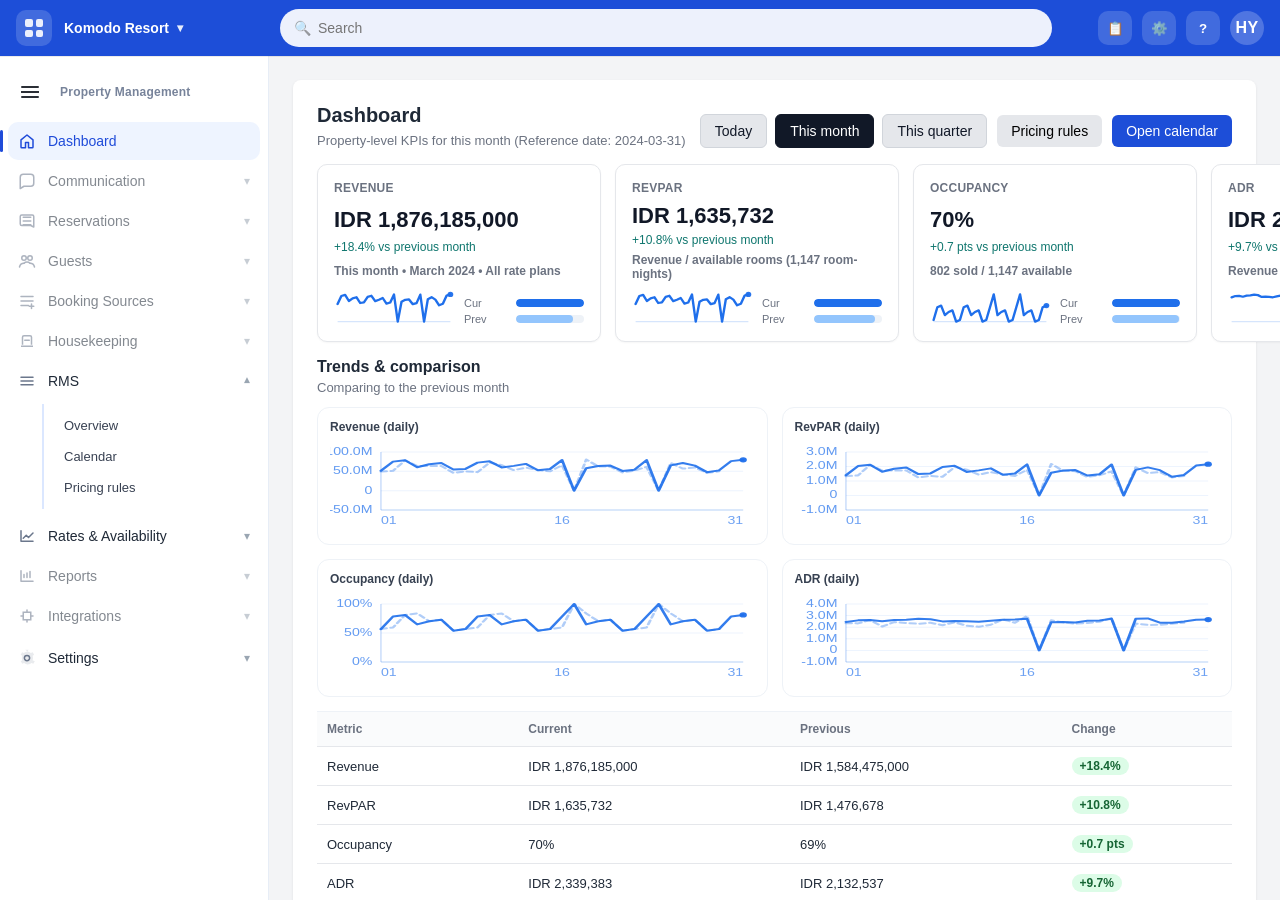
<file: rms-prototype-step3-overview-axes/rms-prototype-step3/index.html>
<!DOCTYPE html>

<html lang="en">
<head>
<meta charset="utf-8"/>
<meta content="width=device-width, initial-scale=1" name="viewport"/>
<title>RMS – Revenue Management</title>
<link rel="stylesheet" href="rms.css">
</head>
<body>
<div class="topbar">
  <div class="tb-left">
    <button class="tb-app" type="button" title="Apps">
      <span class="grid"><span></span><span></span><span></span><span></span></span>
    </button>
    <div class="tb-property" title="Property">
      <span class="name">Komodo Resort</span>
      <span class="chev">▾</span>
    </div>
  </div>

  <div class="tb-search">
    <span class="icon">🔍</span>
    <input id="globalSearch" type="text" placeholder="Search" />
  </div>

  <div class="tb-right">
    <button class="tb-icon" type="button" title="Tasks">📋</button>
    <button class="tb-icon" type="button" title="Settings">⚙️</button>
    <button class="tb-icon" type="button" title="Help">?</button>
    <div class="tb-avatar" title="User">HY</div>
  </div>
</div>
<div class="layout">
<aside class="sidebar prostay" id="leftMenu" aria-label="Primary">
  <div class="sb-mini">
    <button class="sb-hamburger" type="button" id="sbCollapseBtn" title="Menu">
      <span class="hamburger-lines" aria-hidden="true"></span>
    </button>
    <div class="sb-group-label">Property Management</div>
  </div>

  <nav class="sb-nav" aria-label="Menu">
    <button class="sb-item active" data-nav="dashboard" type="button">
      <svg class="sb-ico" viewBox="0 0 24 24" aria-hidden="true">
        <path d="M4 10.5 12 4l8 6.5V20a1 1 0 0 1-1 1h-5v-7H10v7H5a1 1 0 0 1-1-1v-9.5z" fill="none" stroke="currentColor" stroke-width="2" stroke-linejoin="round"/>
      </svg>
      <span class="sb-text">Dashboard</span>
    </button>

    <button class="sb-item disabled" type="button">
      <svg class="sb-ico" viewBox="0 0 24 24" aria-hidden="true">
        <path d="M21 15a4 4 0 0 1-4 4H8l-5 3V7a4 4 0 0 1 4-4h10a4 4 0 0 1 4 4v8z" fill="none" stroke="currentColor" stroke-width="2" stroke-linejoin="round"/>
      </svg>
      <span class="sb-text">Communication</span>
      <span class="sb-caret" aria-hidden="true">▾</span>
    </button>

    <button class="sb-item disabled" type="button">
      <svg class="sb-ico" viewBox="0 0 24 24" aria-hidden="true">
        <path d="M7 7h10M7 12h10M7 17h10" fill="none" stroke="currentColor" stroke-width="2" stroke-linecap="round"/>
        <path d="M5 4h14a2 2 0 0 1 2 2v14l-4-2H5a2 2 0 0 1-2-2V6a2 2 0 0 1 2-2z" fill="none" stroke="currentColor" stroke-width="2" stroke-linejoin="round"/>
      </svg>
      <span class="sb-text">Reservations</span>
      <span class="sb-caret" aria-hidden="true">▾</span>
    </button>

    <button class="sb-item disabled" type="button">
      <svg class="sb-ico" viewBox="0 0 24 24" aria-hidden="true">
        <path d="M16 11c1.7 0 3-1.3 3-3S17.7 5 16 5s-3 1.3-3 3 1.3 3 3 3zM8 11c1.7 0 3-1.3 3-3S9.7 5 8 5 5 6.3 5 8s1.3 3 3 3z" fill="none" stroke="currentColor" stroke-width="2"/>
        <path d="M2 20c.6-3 3.2-5 6-5M22 20c-.6-3-3.2-5-6-5" fill="none" stroke="currentColor" stroke-width="2" stroke-linecap="round"/>
        <path d="M8 15c1-1 2.4-1.6 4-1.6s3 .6 4 1.6" fill="none" stroke="currentColor" stroke-width="2" stroke-linecap="round"/>
      </svg>
      <span class="sb-text">Guests</span>
      <span class="sb-caret" aria-hidden="true">▾</span>
    </button>

    <button class="sb-item disabled" type="button">
      <svg class="sb-ico" viewBox="0 0 24 24" aria-hidden="true">
        <path d="M4 6h16M4 12h16M4 18h10" fill="none" stroke="currentColor" stroke-width="2" stroke-linecap="round"/>
        <path d="M18 16v6M15 19h6" fill="none" stroke="currentColor" stroke-width="2" stroke-linecap="round"/>
      </svg>
      <span class="sb-text">Booking Sources</span>
      <span class="sb-caret" aria-hidden="true">▾</span>
    </button>

    <button class="sb-item disabled" type="button">
      <svg class="sb-ico" viewBox="0 0 24 24" aria-hidden="true">
        <path d="M4 19h16M6 17V7a2 2 0 0 1 2-2h8a2 2 0 0 1 2 2v10" fill="none" stroke="currentColor" stroke-width="2" stroke-linejoin="round"/>
        <path d="M9 11h6" fill="none" stroke="currentColor" stroke-width="2" stroke-linecap="round"/>
      </svg>
      <span class="sb-text">Housekeeping</span>
      <span class="sb-caret" aria-hidden="true">▾</span>
    </button>

    <button class="sb-item sb-parent open" type="button" id="rmsToggle" aria-expanded="true">
      <svg class="sb-ico" viewBox="0 0 24 24" aria-hidden="true">
        <path d="M4 7h16M4 12h16M4 17h16" fill="none" stroke="currentColor" stroke-width="2" stroke-linecap="round"/>
      </svg>
      <span class="sb-text">RMS</span>
      <span class="sb-caret" aria-hidden="true">▾</span>
    </button>

    <div class="sb-submenu open" id="rmsSubmenu" role="group" aria-label="RMS">
      <button class="sb-subitem" data-nav="overview" type="button">
        <span class="sb-subtext">Overview</span>
      </button>
      <button class="sb-subitem" data-nav="calendar" type="button">
        <span class="sb-subtext">Calendar</span>
      </button>
      <button class="sb-subitem" data-nav="rules" type="button">
        <span class="sb-subtext">Pricing rules</span>
      </button>
    </div>

    <button class="sb-item sb-parent" type="button" id="ratesToggle" aria-expanded="false">
      <svg class="sb-ico" viewBox="0 0 24 24" aria-hidden="true">
        <path d="M4 19V5M4 19h16" fill="none" stroke="currentColor" stroke-width="2" stroke-linecap="round"/>
        <path d="M7 15l4-4 3 3 6-6" fill="none" stroke="currentColor" stroke-width="2" stroke-linecap="round" stroke-linejoin="round"/>
      </svg>
      <span class="sb-text">Rates &amp; Availability</span>
      <span class="sb-caret" aria-hidden="true">▾</span>
    </button>

    <div class="sb-submenu" id="ratesSubmenu" role="group" aria-label="Rates & Availability">
      <button class="sb-subitem disabled" type="button">
        <span class="sb-subtext">Base Rates</span>
      </button>
      <button class="sb-subitem disabled" type="button">
        <span class="sb-subtext">Rate Plans &amp; Packages</span>
      </button>
      <button class="sb-subitem disabled" type="button">
        <span class="sb-subtext">Availability Matrix</span>
      </button>
    </div>

    <button class="sb-item disabled" type="button">
      <svg class="sb-ico" viewBox="0 0 24 24" aria-hidden="true">
        <path d="M4 19V5M4 19h16" fill="none" stroke="currentColor" stroke-width="2" stroke-linecap="round"/>
        <path d="M8 14v-4M12 14V8M16 14V6" fill="none" stroke="currentColor" stroke-width="2" stroke-linecap="round"/>
      </svg>
      <span class="sb-text">Reports</span>
      <span class="sb-caret" aria-hidden="true">▾</span>
    </button>

    <button class="sb-item disabled" type="button">
      <svg class="sb-ico" viewBox="0 0 24 24" aria-hidden="true">
        <path d="M7 7h10v10H7z" fill="none" stroke="currentColor" stroke-width="2"/>
        <path d="M4 12h3M17 12h3M12 4v3M12 17v3" fill="none" stroke="currentColor" stroke-width="2" stroke-linecap="round"/>
      </svg>
      <span class="sb-text">Integrations</span>
      <span class="sb-caret" aria-hidden="true">▾</span>
    </button>

    <div class="sb-spacer"></div>

    <button class="sb-item sb-parent" type="button" id="settingsToggle" aria-expanded="false">
      <svg class="sb-ico" viewBox="0 0 24 24" aria-hidden="true">
        <path d="M12 15.5A3.5 3.5 0 1 0 12 8.5a3.5 3.5 0 0 0 0 7z" fill="none" stroke="currentColor" stroke-width="2"/>
        <path d="M19.4 15a7.9 7.9 0 0 0 .1-6l2-1.2-2-3.4-2.3 1a8 8 0 0 0-5-2L9.8 1H14l-1.2 2.4a8 8 0 0 0-5 2l-2.3-1-2 3.4L5.6 9a7.9 7.9 0 0 0 .1 6L3.7 16.2l2 3.4 2.3-1a8 8 0 0 0 5 2L12 23l1.1-2.4a8 8 0 0 0 5-2l2.3 1 2-3.4L19.4 15z" opacity=".15" fill="currentColor"/>
      </svg>
      <span class="sb-text">Settings</span>
      <span class="sb-caret" aria-hidden="true">▾</span>
    </button>

    <div class="sb-submenu" id="settingsSubmenu" role="group" aria-label="Settings">
      <button class="sb-subitem disabled" type="button"><span class="sb-subtext">General</span></button>
      <button class="sb-subitem disabled" type="button"><span class="sb-subtext">Users &amp; permissions</span></button>
      <button class="sb-subitem disabled" type="button"><span class="sb-subtext">Data sources</span></button>
    </div>
  </nav>
</aside>
<div class="content">
<div id="dashboardView">
<div class="card">
<div style="display:flex; align-items:flex-end; justify-content:space-between; gap:12px; flex-wrap:wrap;">
<div>
<h1 style="margin:0;">Dashboard</h1>
<div class="rms-muted" style="margin-top:6px;">
<span id="kpiRangeDesc">Property-level KPIs for this month</span> <span class="rms-muted" id="kpiRefDateLabel"></span>
</div>
</div>
<div style="display:flex; align-items:center; gap:10px; flex-wrap:wrap;">
<div id="kpiRangeGroup" style="display:flex; gap:8px; align-items:center; flex-wrap:wrap;">
<button class="button toggle" data-range="day" id="rangeDay">Today</button>
<button class="button toggle active" data-range="month" id="rangeMonth">This month</button>
<button class="button toggle" data-range="quarter" id="rangeQuarter">This quarter</button>
</div>
<button class="button secondary" id="btnGoRules">Pricing rules</button>
<button class="button primary" id="btnGoCalendar">Open calendar</button>
</div>
</div>
<div class="kpi-grid" style="margin-top:16px;">
<div class="kpi-card">
  <div class="kpi-label">Revenue</div>
  <div class="kpi-value" id="kpiRevenue">—</div>
  <div class="kpi-delta" id="kpiRevenueDelta">—</div>
  <div class="kpi-sub" id="kpiRevenueSub">—</div>
  <div class="kpi-viz">
    <svg class="spark" id="sparkRevenue" viewBox="0 0 100 30" preserveAspectRatio="none" aria-label="Revenue trend"></svg>
    <div class="mini-bars" id="barRevenue"></div>
  </div>
</div>
<div class="kpi-card">
  <div class="kpi-label">RevPAR</div>
  <div class="kpi-value" id="kpiRevPAR">—</div>
  <div class="kpi-delta" id="kpiRevPARDelta">—</div>
  <div class="kpi-sub" id="kpiRevPARSub">—</div>
  <div class="kpi-viz">
    <svg class="spark" id="sparkRevPAR" viewBox="0 0 100 30" preserveAspectRatio="none" aria-label="RevPAR trend"></svg>
    <div class="mini-bars" id="barRevPAR"></div>
  </div>
</div>
<div class="kpi-card">
  <div class="kpi-label">Occupancy</div>
  <div class="kpi-value" id="kpiOcc">—</div>
  <div class="kpi-delta" id="kpiOccDelta">—</div>
  <div class="kpi-sub" id="kpiOccSub">—</div>
  <div class="kpi-viz">
    <svg class="spark" id="sparkOcc" viewBox="0 0 100 30" preserveAspectRatio="none" aria-label="Occupancy trend"></svg>
    <div class="mini-bars" id="barOcc"></div>
  </div>
</div>
<div class="kpi-card">
  <div class="kpi-label">ADR</div>
  <div class="kpi-value" id="kpiADR">—</div>
  <div class="kpi-delta" id="kpiADRDelta">—</div>
  <div class="kpi-sub" id="kpiADRSub">—</div>
  <div class="kpi-viz">
    <svg class="spark" id="sparkADR" viewBox="0 0 100 30" preserveAspectRatio="none" aria-label="ADR trend"></svg>
    <div class="mini-bars" id="barADR"></div>
  </div>
</div>
</div>

<div class="overview-extra">
  <div style="display:flex; align-items:flex-end; justify-content:space-between; gap:12px; flex-wrap:wrap;">
    <div>
      <div style="font-weight:700;">Trends & comparison</div>
      <div class="rms-muted" id="compareLabel" style="margin-top:4px;">Comparing to the previous period</div>
    </div>
  </div>

  <div class="overview-extra-grid">
    <div class="mini-chart-card">
      <div class="mini-chart-title">Revenue (daily)</div>
      <svg class="mini-chart" id="chartRevenue" viewBox="0 0 300 90" preserveAspectRatio="none"></svg>
    </div>
    <div class="mini-chart-card">
      <div class="mini-chart-title">RevPAR (daily)</div>
      <svg class="mini-chart" id="chartRevPAR" viewBox="0 0 300 90" preserveAspectRatio="none"></svg>
    </div>
    <div class="mini-chart-card">
      <div class="mini-chart-title">Occupancy (daily)</div>
      <svg class="mini-chart" id="chartOcc" viewBox="0 0 300 90" preserveAspectRatio="none"></svg>
    </div>
    <div class="mini-chart-card">
      <div class="mini-chart-title">ADR (daily)</div>
      <svg class="mini-chart" id="chartADR" viewBox="0 0 300 90" preserveAspectRatio="none"></svg>
    </div>
  </div>

  <table class="compare-table" aria-label="Current vs previous period comparison">
    <thead>
      <tr>
        <th style="width:22%;">Metric</th>
        <th>Current</th>
        <th>Previous</th>
        <th>Change</th>
      </tr>
    </thead>
    <tbody id="compareTableBody">
      <tr><td>Revenue</td><td id="cmpRevenueCur">—</td><td id="cmpRevenuePrev">—</td><td id="cmpRevenueDelta">—</td></tr>
      <tr><td>RevPAR</td><td id="cmpRevPARCur">—</td><td id="cmpRevPARPrev">—</td><td id="cmpRevPARDelta">—</td></tr>
      <tr><td>Occupancy</td><td id="cmpOccCur">—</td><td id="cmpOccPrev">—</td><td id="cmpOccDelta">—</td></tr>
      <tr><td>ADR</td><td id="cmpADRCur">—</td><td id="cmpADRPrev">—</td><td id="cmpADRDelta">—</td></tr>
    </tbody>
  </table>
</div>
<div class="footer-note">
      Notes: Revenue is estimated from sold rooms × (plan-mix weighted price). ADR = Revenue / sold rooms. RevPAR = Revenue / available rooms.
    </div>
</div>
</div>
<div class="hidden" id="calendarView">
<div class="card" id="rms-root">
<h1>Revenue Management</h1>
<p style="color:#6b7280;font-size:13px;margin:8px 0 16px 0;">
          Click a date to view details. Prototype uses a tiny in-memory “DB” (date × room type × rate plan) for prices and inventory.
        </p>
<!-- Calendar goes here -->
<div id="calendarContainer">
<div class="calendar-shell">
<div class="calendar-toolbar">
<button class="toolbtn" id="btnToday">📅 Today</button>
<button class="toolbtn" id="btnGoDashboard">🏠 Overview</button>
<button class="toolbtn" id="btnManualPrices">Manually set prices</button>
<button class="toolbtn" id="btnPricingRules">Change pricing rules</button>
<div aria-label="Month navigation" class="monthnav">
<button aria-label="Previous month" class="navbtn" id="prevMonth">‹</button>
<div id="monthTitle">February 2024</div>
<button aria-label="Next month" class="navbtn" id="nextMonth">›</button>
</div>
<div class="right">
<span class="label">Room type price</span>
<select class="roomselect" id="roomTypeSelect">
<option selected="" value="Ocean View Bungalow">Ocean View Bungalow</option>
<option value="Family Bungalow">Family Bungalow</option>
<option value="Grand View">Grand View</option>
<option value="Grand Beach">Grand Beach</option>
<option value="Private Bamboo Bungalow">Private Bamboo Bungalow</option>
<option value="Presidential Suite">Presidential Suite</option>
</select>
<span class="label">Rate plan</span>
<select class="roomselect" id="ratePlanSelect">
<option selected="" value="Flexible Rate">Flexible Rate</option>
<option value="Non-refundable Rate">Non-refundable Rate</option>
<option value="Breakfast Included">Breakfast Included</option>
<option value="Package Deal">Package Deal</option>
</select>
</div>
</div>
<div class="calendar">
<div class="calendar-dow">
<div>Monday</div><div>Tuesday</div><div>Wednesday</div><div>Thursday</div>
<div>Friday</div><div>Saturday</div><div>Sunday</div>
</div>
<div class="calendar-grid" id="calendarGrid"></div>
</div>
<div class="day-detail">
<div class="day-detail-head">
<div>
<div class="date" id="detailDate">Fri, Feb 16, 2024</div>
<div class="sub" id="detailSub">Showing: Ocean View Bungalow • Flexible Rate</div>
</div>
<div class="day-detail-actions">
<button class="button secondary" id="detailManual">Manually set prices</button>
<button class="button secondary" id="detailRules">Change pricing rules</button>
<button class="button primary" id="detailApply">Apply recommendation</button>
</div>
</div>
<div class="pinbar" id="pinBar">
<div style="font-weight:700;">Pin columns</div>
<label class="pin-item"><input checked="" id="pin_room" type="checkbox"/> Room type</label>
<label class="pin-item"><input checked="" id="pin_avail" type="checkbox"/> Availability</label>
<label class="pin-item"><input checked="" id="pin_latest" type="checkbox"/> Latest change</label>
<label class="pin-item"><input checked="" id="pin_rec" type="checkbox"/> Recommendation</label>
<div class="pinbar-right">
  <label class="pin-select">Latest change plan
    <select id="latestPlanSelect" class="pin-select-control"></select>
  </label>
  <div class="footer-note">Scroll right to view other rate plans</div>
</div>
</div>
<div class="detail-table-wrap" id="detailTableWrap">
<table>
<thead id="roomTableHead"></thead>
<tbody id="roomTableBody"></tbody>
</table>
</div>
<div class="footer-note">
                Prototype: prices + inventory come from an in-memory DB. Manual/apply changes update DB and refresh the UI.
              </div>
</div>
</div>
</div>
</div>
</div>
<div class="hidden" id="pricingRulesView">
<div class="card">
<div style="display:flex; align-items:flex-end; justify-content:space-between; gap:12px; flex-wrap:wrap;">
<div>
<h1 style="margin:0;">Pricing rule change</h1>
<div class="rms-muted" style="margin-top:6px;">
          Edit the rule set used to generate price recommendations. Changes are saved locally in this browser.
        </div>
</div>
<div style="display:flex; align-items:center; gap:10px; flex-wrap:wrap;">
<button class="button" id="btnRulesBackCalendar">Back to calendar</button>
<button class="button" id="btnRulesBackOverview">Back to overview</button>
<button class="button primary" id="btnRulesSave">Save changes</button>
</div>
</div>
<div style="margin-top:14px; display:flex; align-items:flex-end; justify-content:space-between; gap:12px; flex-wrap:wrap;">
  <div>
    <h2 style="margin:0; font-size:16px;">Pricing mode</h2>
    <div class="rms-muted" style="margin-top:6px;">
      Select how price recommendations are generated. The active mode applies across the calendar.
    </div>
  </div>
  <div class="mode-pill" id="activeModePill">Active mode: —</div>
</div>

<div class="mode-list" id="pricingModeList" style="margin-top:10px;">
  <label class="mode-option">
    <input type="radio" name="pricingMode" value="manual" id="mode_manual">
    <div class="mode-meta">
      <div class="mode-title">Manual pricing</div>
      <div class="mode-desc">No rules. Recommendations are disabled; prices are set manually.</div>
    </div>
  </label>

  <label class="mode-option">
    <input type="radio" name="pricingMode" value="occ" id="mode_occ">
    <div class="mode-meta">
      <div class="mode-title">Occupancy-based</div>
      <div class="mode-desc">Only occupancy affects the recommendation: farther dates do not matter.</div>
    </div>
  </label>

  <label class="mode-option">
    <input type="radio" name="pricingMode" value="occ_lead" id="mode_occ_lead">
    <div class="mode-meta">
      <div class="mode-title">Lead time + occupancy</div>
      <div class="mode-desc">Farther dates → higher price, higher occupancy → higher price. The total adjustment combines both factors.</div>
    </div>
  </label>
</div>

<div class="footer-note" id="modeNote" style="margin-top:8px;"></div>
<div style="border-top:1px solid #e5e7eb; margin:14px 0;"></div>
<div class="rules-grid">
<div class="card" id="rulesTiersCard" style="margin:0;">
<h2 id="rulesOccTitle" style="margin:0 0 10px 0; font-size:16px;">Occupancy-based recommendation tiers</h2>
<div class="rms-muted" id="rulesOccDesc" style="margin-bottom:10px;">
          For the selected date and room type, the recommendation adjusts the current price by the tier percentage.
        </div>
<div style="overflow:auto; border:1px solid #e5e7eb; border-radius:12px;">
<table class="detail-table" style="width:100%; border-collapse:separate; border-spacing:0;">
<thead>
<tr>
<th style="position:sticky; top:0;">Min occ %</th>
<th style="position:sticky; top:0;">Max occ %</th>
<th style="position:sticky; top:0;">Adjustment %</th>
</tr>
</thead>
<tbody id="rulesTierBody"></tbody>
</table>
</div>
<div style="display:flex; gap:10px; align-items:center; margin-top:10px; flex-wrap:wrap;">
<button class="button" id="btnRulesAddTier">Add tier</button>
<button class="button" id="btnRulesReset">Reset to default</button>
<span class="footer-note">Tip: Keep tiers contiguous (e.g., 0–35, 36–45, ...).</span>
</div>
</div>
<div class="card" id="rulesBehaviorCard" style="margin:0;">
<h2 style="margin:0 0 10px 0; font-size:16px;">Display behavior</h2>
<div style="display:flex; flex-direction:column; gap:10px;">
<label style="display:flex; gap:10px; align-items:flex-start;">
<input id="ruleSoldOutHideRec" type="checkbox">
<div>
<div style="font-weight:700;">Hide recommendation when sold out</div>
<div class="footer-note">If a room type is sold out on a date, show “Sold out” instead of a target price.</div>
</div>
</input></label>
<label style="display:flex; gap:10px; align-items:flex-start;">
<input id="ruleSoldOutHideLatest" type="checkbox">
<div>
<div style="font-weight:700;">Hide latest price change when sold out</div>
<div class="footer-note">Prevents “current price” messaging when inventory is 0.</div>
</div>
</input></label>
<div style="border-top:1px solid #e5e7eb; margin:2px 0;"></div>
<label style="display:flex; gap:10px; align-items:center;">
<span style="min-width:140px; font-weight:700;">Rounding (IDR)</span>
<input class="input" id="ruleRounding" min="1" step="1" style="width:140px;" type="number">
</input></label>
<div class="footer-note">Example: rounding 5000 means the recommended price will snap to the nearest 5,000 IDR.</div>
</div>
<div style="border-top:1px solid #e5e7eb; margin:14px 0;"></div>
<h2 style="margin:0 0 10px 0; font-size:16px;">Change log</h2>
<div id="rulesLog" style="font-family: ui-monospace, SFMono-Regular, Menlo, Monaco, Consolas, 'Liberation Mono', 'Courier New', monospace;
                                 font-size:12px; color:#111827; background:#f9fafb; border:1px solid #e5e7eb;
                                 border-radius:12px; padding:10px; max-height:240px; overflow:auto;"></div>
</div>

<div class="card hidden" id="rulesLeadCard" style="margin:0; grid-column: 1 / -1;">
  <h2 style="margin:0 0 10px 0; font-size:16px;">Lead-time adjustment tiers</h2>
  <div class="rms-muted" id="rulesLeadDesc" style="margin-bottom:10px;">
    In this mode, farther dates increase the recommended price. The final recommendation combines lead time and occupancy adjustments.
  </div>

  <div style="overflow:auto; border:1px solid #e5e7eb; border-radius:12px;">
    <table class="detail-table" style="width:100%; border-collapse:separate; border-spacing:0;">
      <thead>
        <tr>
          <th style="text-align:left; padding:10px 12px;">Min lead days</th>
          <th style="text-align:left; padding:10px 12px;">Max lead days</th>
          <th style="text-align:left; padding:10px 12px;">Adjustment %</th>
        </tr>
      </thead>
      <tbody id="rulesLeadTierBody"></tbody>
    </table>
  </div>

  <div style="margin-top:12px; display:flex; gap:10px; align-items:center; flex-wrap:wrap;">
    <button class="button" id="btnRulesAddLeadTier">Add lead-time tier</button>
    <button class="button" id="btnRulesResetLead">Reset lead-time tiers</button>
    <div class="footer-note">Tip: Keep tiers contiguous (e.g., 0–7, 8–30, 31–90, ...).</div>
  </div>
</div>
</div>
</div>
</div>
</div>
</div>

<!-- =========================================================
       MODULE CONTAINERS (placeholders for future interactions)
  ========================================================== -->
<div id="toast-root"></div>
<div id="modal-root"></div>
<div id="drawer-root"></div>
<script src="rms.state.js"></script>
<script src="rms.ui.js"></script>
<script src="rms.db.js"></script>
<script src="rms.calendar.core.js"></script>
<script src="rms.rules.js"></script>
<script src="rms.calendar.extras.js"></script>
<script src="rms.overview.js"></script>
</body>
</html>
</file>
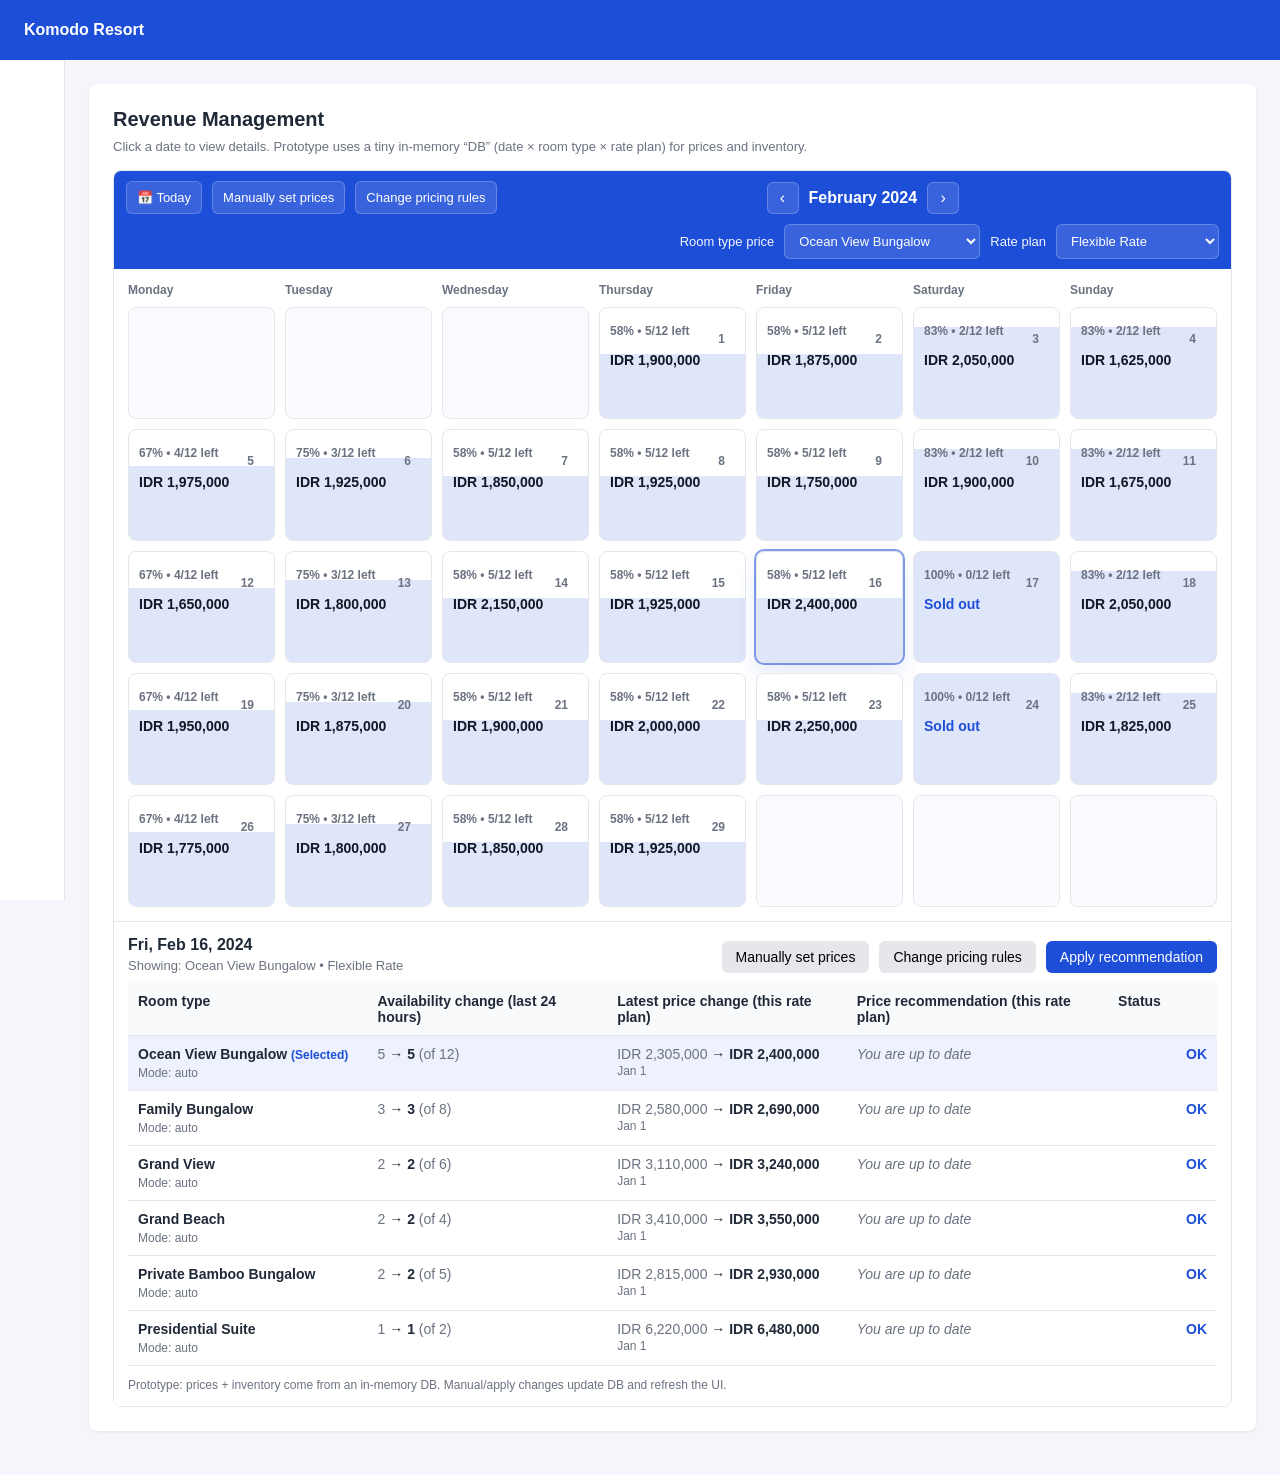
<file: index-v1.html>
<!DOCTYPE html>
<html lang="en">
<head>
  <meta charset="UTF-8" />
  <meta name="viewport" content="width=device-width, initial-scale=1"/>
  <title>RMS – Revenue Management</title>

  <style>
    /* =========================
       GLOBAL STYLE (Original)
    ========================= */
    body {
      margin: 0;
      font-family: Inter, Arial, sans-serif;
      background: #f4f6fb;
      color: #1f2937;
    }

    .topbar {
      height: 60px;
      background: #1d4ed8;
      color: white;
      display: flex;
      align-items: center;
      padding: 0 24px;
      font-weight: 600;
    }

    .layout { display: flex; }

    .sidebar {
      width: 64px;
      background: white;
      border-right: 1px solid #e5e7eb;
      height: calc(100vh - 60px);
    }

    .content { flex: 1; padding: 24px; }

    .card {
      background: white;
      border-radius: 8px;
      padding: 24px;
      box-shadow: 0 1px 3px rgba(0,0,0,0.08);
      margin-bottom: 20px;
    }

    h1 { font-size: 20px; margin: 0; }

    .button {
      padding: 8px 14px;
      border-radius: 6px;
      border: none;
      cursor: pointer;
      font-size: 14px;
    }
    .primary { background: #1d4ed8; color: white; }
    .secondary { background: #e5e7eb; }

    table {
      width: 100%;
      border-collapse: collapse;
      font-size: 14px;
    }
    th, td {
      text-align: left;
      padding: 10px;
      border-bottom: 1px solid #e5e7eb;
      vertical-align: top;
    }
    th {
      background: #f9fafb;
      font-weight: 600;
    }

    .footer-note {
      font-size: 12px;
      color: #6b7280;
      margin-top: 12px;
    }

    .hidden { display: none; }

    /* =========================
       MODULE: STYLES
       (Future modules add CSS here)
    ========================= */

    /* ===== Calendar Module Styles ===== */
    .calendar-shell{
      border: 1px solid #e5e7eb;
      border-radius: 8px;
      overflow: hidden;
    }

    .calendar-toolbar{
      background: #1d4ed8;
      color: #fff;
      padding: 10px 12px;
      display: flex;
      align-items: center;
      gap: 10px;
      flex-wrap: wrap;
    }

    .calendar-toolbar .toolbtn{
      background: rgba(255,255,255,0.12);
      border: 1px solid rgba(255,255,255,0.22);
      color: #fff;
      padding: 8px 10px;
      border-radius: 6px;
      font-size: 13px;
      cursor: pointer;
    }
    .calendar-toolbar .toolbtn:hover{ background: rgba(255,255,255,0.18); }

    .calendar-toolbar .monthnav{
      margin-left: auto;
      margin-right: auto;
      display: flex;
      align-items: center;
      gap: 10px;
      font-weight: 600;
    }

    .calendar-toolbar .navbtn{
      width: 32px;
      height: 32px;
      border-radius: 6px;
      border: 1px solid rgba(255,255,255,0.22);
      background: rgba(255,255,255,0.12);
      color: #fff;
      cursor: pointer;
      font-size: 16px;
    }
    .calendar-toolbar .navbtn:hover{ background: rgba(255,255,255,0.18); }

    .calendar-toolbar .right{
      margin-left: auto;
      display: flex;
      align-items: center;
      gap: 10px;
    }

    .calendar-toolbar .label{
      font-size: 13px;
      opacity: 0.95;
      white-space: nowrap;
    }

    .calendar-toolbar .roomselect{
      padding: 8px 10px;
      border-radius: 6px;
      border: 1px solid rgba(255,255,255,0.22);
      background: rgba(255,255,255,0.12);
      color: #fff;
      font-size: 13px;
      outline: none;
      cursor: pointer;
    }
    .calendar-toolbar .roomselect option{ color: #111827; }

    .calendar{
      padding: 14px;
      background: #fff;
    }

    .calendar-dow{
      display: grid;
      grid-template-columns: repeat(7, 1fr);
      gap: 10px;
      margin-bottom: 10px;
      color: #6b7280;
      font-size: 12px;
      font-weight: 600;
    }

    .calendar-grid{
      display: grid;
      grid-template-columns: repeat(7, 1fr);
      gap: 10px;
    }

    .day{
      border: 1px solid #e5e7eb;
      border-radius: 8px;
      padding: 10px;
      min-height: 90px;
      background: #fff;
      cursor: pointer;
      position: relative;
      transition: box-shadow 0.12s ease, transform 0.12s ease;
      overflow: hidden;
    }

    .day:hover{
      box-shadow: 0 6px 14px rgba(29,78,216,0.10);
      transform: translateY(-1px);
    }

    .day.muted{
      background: #fafbff;
      color: #9ca3af;
      cursor: default;
    }

    .day.selected{
      outline: 2px solid rgba(29,78,216,0.55);
      box-shadow: 0 10px 20px rgba(29,78,216,0.12);
    }

    .day .daynum{
      position: absolute;
      top: 8px;
      right: 10px;
      font-size: 12px;
      color: #6b7280;
      font-weight: 600;
    }
    /* Occupancy fill (bottom-up) */
    .day .occfill{
      position: absolute;
      left: 0;
      right: 0;
      bottom: 0;
      height: 0%;
      background: rgba(29,78,216,0.14);
      pointer-events: none;
      z-index: 0;
    }
    .day .day-content{
      position: relative;
      z-index: 1;
    }


    /* Only show percent + price */
    .day .occ{
      margin-top: 6px;
      font-size: 12px;
      color: #6b7280;
      font-weight: 600;
    }

    .day .price{
      margin-top: 14px;
      font-weight: 700;
      font-size: 14px;
      color: #111827;
    }

    .day .soldout{
      margin-top: 14px;
      font-weight: 700;
      font-size: 14px;
      color: #1d4ed8;
    }

    .day-detail{
      border-top: 1px solid #e5e7eb;
      padding: 14px;
      background: #fff;
    }

    .day-detail-head{
      display: flex;
      align-items: flex-end;
      justify-content: space-between;
      gap: 10px;
      padding-bottom: 10px;
    }

    .day-detail .date{
      font-weight: 700;
      font-size: 16px;
    }

    .day-detail .sub{
      margin-top: 4px;
      color: #6b7280;
      font-size: 13px;
    }

    .day-detail-actions{
      display: flex;
      gap: 10px;
      flex-wrap: wrap;
      justify-content: flex-end;
    }

    @media (max-width: 980px){
      .calendar-toolbar .monthnav{
        margin-left: 0;
        margin-right: auto;
      }
    }
    @media (max-width: 760px){
      .calendar-dow, .calendar-grid{ gap: 6px; }
      .day{ min-height: 82px; }
    }
  </style>
</head>

<body>
  <div class="topbar">Komodo Resort</div>

  <div class="layout">
    <div class="sidebar"></div>

    <div class="content">
      <div class="card" id="rms-root">
        <h1>Revenue Management</h1>
        <p style="color:#6b7280;font-size:13px;margin:8px 0 16px 0;">
          Click a date to view details. Prototype uses a tiny in-memory “DB” (date × room type × rate plan) for prices and inventory.
        </p>

        <!-- Calendar goes here -->
        <div id="calendarContainer">
          <div class="calendar-shell">

            <div class="calendar-toolbar">
              <button class="toolbtn" id="btnToday">📅 Today</button>
              <button class="toolbtn" id="btnManualPrices">Manually set prices</button>
              <button class="toolbtn" id="btnPricingRules">Change pricing rules</button>

              <div class="monthnav" aria-label="Month navigation">
                <button class="navbtn" id="prevMonth" aria-label="Previous month">‹</button>
                <div id="monthTitle">February 2024</div>
                <button class="navbtn" id="nextMonth" aria-label="Next month">›</button>
              </div>

              <div class="right">
                <span class="label">Room type price</span>
                <select class="roomselect" id="roomTypeSelect">
                  <option value="Ocean View Bungalow" selected>Ocean View Bungalow</option>
                  <option value="Family Bungalow">Family Bungalow</option>
                  <option value="Grand View">Grand View</option>
                  <option value="Grand Beach">Grand Beach</option>
                  <option value="Private Bamboo Bungalow">Private Bamboo Bungalow</option>
                  <option value="Presidential Suite">Presidential Suite</option>
                </select>

                <span class="label">Rate plan</span>
                <select class="roomselect" id="ratePlanSelect">
                  <option value="Flexible Rate" selected>Flexible Rate</option>
                  <option value="Non-refundable Rate">Non-refundable Rate</option>
                  <option value="Breakfast Included">Breakfast Included</option>
                  <option value="Package Deal">Package Deal</option>
                </select>
              </div>
            </div>

            <div class="calendar">
              <div class="calendar-dow">
                <div>Monday</div><div>Tuesday</div><div>Wednesday</div><div>Thursday</div>
                <div>Friday</div><div>Saturday</div><div>Sunday</div>
              </div>
              <div class="calendar-grid" id="calendarGrid"></div>
            </div>

            <div class="day-detail">
              <div class="day-detail-head">
                <div>
                  <div class="date" id="detailDate">Fri, Feb 16, 2024</div>
                  <div class="sub" id="detailSub">Showing: Ocean View Bungalow • Flexible Rate</div>
                </div>
                <div class="day-detail-actions">
                  <button class="button secondary" id="detailManual">Manually set prices</button>
                  <button class="button secondary" id="detailRules">Change pricing rules</button>
                  <button class="button primary" id="detailApply">Apply recommendation</button>
                </div>
              </div>

              <table>
                <tr>
                  <th style="width:22%;">Room type</th>
                  <th style="width:22%;">Availability change (last 24 hours)</th>
                  <th style="width:22%;">Latest price change (this rate plan)</th>
                  <th style="width:24%;">Price recommendation (this rate plan)</th>
                  <th style="width:10%;">Status</th>
                </tr>
                <tbody id="roomTableBody"></tbody>
              </table>

              <div class="footer-note">
                Prototype: prices + inventory come from an in-memory DB. Manual/apply changes update DB and refresh the UI.
              </div>
            </div>

          </div>
        </div>
      </div>
    </div>
  </div>

  <!-- =========================================================
       MODULE CONTAINERS (placeholders for future interactions)
  ========================================================== -->
  <div id="toast-root"></div>
  <div id="modal-root"></div>
  <div id="drawer-root"></div>

  <script>
    /* =========================================================
       CORE NAMESPACE (stable)
    ========================================================== */
    window.RMS = {
      state: {
        selectedDay: null,
        selectedRoomType: null,
        selectedRatePlan: null,
        history: [],
        undoStack: []
      },
      modules: {},
      registerModule(name, module) {
        this.modules[name] = module;
        if (module.init) module.init(this);
      }
    };

    function renderAll() {
      Object.values(RMS.modules).forEach(m => {
        if (m.render) m.render(RMS);
      });
    }

    /* =========================================================
       MODULE: UI UTILS (toast / modal / drawer)
    ========================================================== */
    RMS.registerModule("uiUtilsBase", {
      init(RMS) {
        if (!document.getElementById("rms-ui-utils-style")) {
          const style = document.createElement("style");
          style.id = "rms-ui-utils-style";
          style.textContent = `
            #toast-root{
              position: fixed;
              right: 16px;
              bottom: 16px;
              display: flex;
              flex-direction: column;
              gap: 10px;
              z-index: 9999;
              pointer-events: none;
            }
            .rms-toast{
              background: #111827;
              color: #fff;
              padding: 10px 12px;
              border-radius: 8px;
              font-size: 13px;
              box-shadow: 0 10px 20px rgba(0,0,0,0.18);
              max-width: 340px;
              line-height: 1.25;
              opacity: 0;
              transform: translateY(8px);
              transition: opacity .15s ease, transform .15s ease;
              pointer-events: auto;
            }
            .rms-toast.show{ opacity: 1; transform: translateY(0); }
            .rms-toast .title{ font-weight: 700; margin-bottom: 4px; }
            .rms-toast .row{ display:flex; gap:8px; margin-top:8px; justify-content:flex-end; }
            .rms-toast button{
              border: 1px solid rgba(255,255,255,0.25);
              background: rgba(255,255,255,0.10);
              color: #fff;
              border-radius: 6px;
              padding: 6px 8px;
              font-size: 12px;
              cursor: pointer;
            }
            .rms-toast button:hover{ background: rgba(255,255,255,0.16); }

            .rms-backdrop{
              position: fixed;
              inset: 0;
              background: rgba(17,24,39,0.45);
              display: flex;
              align-items: center;
              justify-content: center;
              z-index: 9998;
              padding: 18px;
            }

            .rms-modal{
              width: min(720px, 100%);
              background: #fff;
              border-radius: 10px;
              box-shadow: 0 18px 40px rgba(0,0,0,0.22);
              overflow: hidden;
            }
            .rms-modal-header{
              padding: 14px 16px;
              border-bottom: 1px solid #e5e7eb;
              display: flex;
              align-items: center;
              justify-content: space-between;
              gap: 12px;
            }
            .rms-modal-title{ font-weight: 800; font-size: 15px; }
            .rms-modal-close{
              border: 1px solid #e5e7eb;
              background: #f9fafb;
              border-radius: 8px;
              width: 34px;
              height: 34px;
              cursor: pointer;
              font-size: 16px;
            }
            .rms-modal-close:hover{ background: #f3f4f6; }
            .rms-modal-body{ padding: 16px; }
            .rms-modal-footer{
              padding: 14px 16px;
              border-top: 1px solid #e5e7eb;
              display: flex;
              gap: 10px;
              justify-content: flex-end;
              background: #fff;
            }
            .rms-muted{ color:#6b7280; font-size:13px; }
          `;
          document.head.appendChild(style);
        }

        const ensureRoot = (id) => {
          let el = document.getElementById(id);
          if (!el) {
            el = document.createElement("div");
            el.id = id;
            document.body.appendChild(el);
          }
          return el;
        };
        const toastRoot = ensureRoot("toast-root");
        const modalRoot = ensureRoot("modal-root");

        document.addEventListener("keydown", (e) => {
          if (e.key === "Escape") modalRoot.innerHTML = "";
        });

        const api = {
          toast(message, opts = {}) {
            const { title = "", duration = 1800, actionText = "", onAction = null } = opts;

            const t = document.createElement("div");
            t.className = "rms-toast";
            t.innerHTML = `
              ${title ? `<div class="title">${title}</div>` : ""}
              <div>${message}</div>
              ${actionText ? `<div class="row"><button type="button" class="act">${actionText}</button></div>` : ""}
            `;

            toastRoot.appendChild(t);
            requestAnimationFrame(() => t.classList.add("show"));

            let timer = null;
            const remove = () => {
              t.classList.remove("show");
              setTimeout(() => t.remove(), 150);
            };

            if (actionText && onAction) {
              t.querySelector(".act")?.addEventListener("click", () => {
                try { onAction(); } finally { remove(); }
              });
            }

            timer = setTimeout(remove, duration);
            t.addEventListener("mouseenter", () => timer && clearTimeout(timer));
            t.addEventListener("mouseleave", () => timer = setTimeout(remove, duration));
          },

          openModal({ title = "Dialog", bodyHTML = "", footerHTML = "", onClose = null } = {}) {
            modalRoot.innerHTML = `
              <div class="rms-backdrop" role="dialog" aria-modal="true">
                <div class="rms-modal">
                  <div class="rms-modal-header">
                    <div class="rms-modal-title">${title}</div>
                    <button type="button" class="rms-modal-close" aria-label="Close">✕</button>
                  </div>
                  <div class="rms-modal-body">${bodyHTML}</div>
                  ${footerHTML ? `<div class="rms-modal-footer">${footerHTML}</div>` : ""}
                </div>
              </div>
            `;

            const backdrop = modalRoot.querySelector(".rms-backdrop");
            const closeBtn = modalRoot.querySelector(".rms-modal-close");

            const close = () => {
              modalRoot.innerHTML = "";
              if (typeof onClose === "function") onClose();
            };

            closeBtn?.addEventListener("click", close);
            backdrop?.addEventListener("click", (e) => {
              if (e.target === backdrop) close();
            });

            return { close };
          },

          closeModal() { modalRoot.innerHTML = ""; },

          confirm({ title = "Confirm", message = "Are you sure?", confirmText = "Confirm", cancelText = "Cancel" } = {}) {
            return new Promise((resolve) => {
              const footer = `
                <button type="button" class="button secondary" id="rmsConfirmCancel">${cancelText}</button>
                <button type="button" class="button primary" id="rmsConfirmOk">${confirmText}</button>
              `;
              api.openModal({
                title,
                bodyHTML: `<div class="rms-muted" style="white-space:pre-line;">${message}</div>`,
                footerHTML: footer,
                onClose: () => resolve(false)
              });

              document.getElementById("rmsConfirmCancel")?.addEventListener("click", () => {
                api.closeModal(); resolve(false);
              });
              document.getElementById("rmsConfirmOk")?.addEventListener("click", () => {
                api.closeModal(); resolve(true);
              });
            });
          }
        };

        RMS.ui = api;
      }
    });

    /* =========================================================
       MODULE: TINY IN-MEMORY DB (date × room × rate)
       - prices
       - inventory (total + remaining + delta24h)
       - latest price change events (per date × room × rate)
    ========================================================== */
    RMS.registerModule("db", {
      init(RMS) {
        const roomTypes = [
          "Ocean View Bungalow",
          "Family Bungalow",
          "Grand View",
          "Grand Beach",
          "Private Bamboo Bungalow",
          "Presidential Suite"
        ];

        const ratePlans = [
          "Flexible Rate",
          "Non-refundable Rate",
          "Breakfast Included",
          "Package Deal"
        ];

        const roomMult = {
          "Ocean View Bungalow": 1.00,
          "Family Bungalow": 1.12,
          "Grand View": 1.35,
          "Grand Beach": 1.48,
          "Private Bamboo Bungalow": 1.22,
          "Presidential Suite": 2.70
        };

        const rateMult = {
          "Flexible Rate": 1.00,
          "Non-refundable Rate": 0.92,
          "Breakfast Included": 1.10,
          "Package Deal": 1.18
        };

        const roomCapacity = {
          "Ocean View Bungalow": 12,
          "Family Bungalow": 8,
          "Grand View": 6,
          "Grand Beach": 4,
          "Private Bamboo Bungalow": 5,
          "Presidential Suite": 2
        };

        const roundTo = (n, step = 5000) => Math.round(n / step) * step;

        const dateKey = (y, mi, d) => {
          const mm = String(mi + 1).padStart(2, "0");
          const dd = String(d).padStart(2, "0");
          return `${y}-${mm}-${dd}`;
        };

        // Base prices (Ocean View + Flexible) per day for Feb (taken from your earlier mock)
        const febBase = {
          1:1900000, 2:1875000, 3:2050000, 4:1625000, 5:1975000, 6:1925000, 7:1850000,
          8:1925000, 9:1750000, 10:1900000, 11:1675000, 12:1650000, 13:1800000, 14:2150000,
          15:1925000, 16:2400000, 17:null, 18:2050000, 19:1950000, 20:1875000, 21:1900000,
          22:2000000, 23:2250000, 24:null, 25:1825000, 26:1775000, 27:1800000, 28:1850000, 29:1925000
        };

        const buildMonthBase = (days, baseStart) => {
          const o = {};
          for (let d = 1; d <= days; d++) {
            // small deterministic variation
            const bump = ((d % 9) * 0.018) + ((d % 4 === 0) ? -0.03 : 0);
            o[d] = roundTo(baseStart * (1 + bump), 5000);
          }
          // a couple sold-out days
          o[Math.min(17, days)] = null;
          o[Math.min(24, days)] = null;
          return o;
        };

        const janBase = buildMonthBase(31, 1750000);
        const marBase = buildMonthBase(31, 1950000);

        const db = {
          roomTypes,
          ratePlans,
          roomMult,
          rateMult,
          roomCapacity,
          prices: {},        // prices[date][room][rate] = number|null
          priceMode: {},     // priceMode[date][room][rate] = "auto"|"manual"|"applied"
          inventory: {},     // inventory[date][room] = {total, remaining, delta24h}
          latestChange: {},  // latestChange[date][room][rate] = {old, now, when}
          lastSoldPrice: {}, // lastSoldPrice[date][room][rate] = number|null
          baseFlexibleOcean: {} // baseFlexibleOcean[date] = base price (Ocean+Flexible) or null
        };

        const ensure = (obj, k, initVal) => {
          if (!obj[k]) obj[k] = initVal;
          return obj[k];
        };

        const seedMonth = (year, monthIndex, baseMap, whenLabel) => {
          const daysInMonth = new Date(year, monthIndex + 1, 0).getDate();

          for (let day = 1; day <= daysInMonth; day++) {
            const dk = dateKey(year, monthIndex, day);
            const base = baseMap[day] ?? null;
            db.baseFlexibleOcean[dk] = base;

            const pDay = ensure(db.prices, dk, {});
            const mDay = ensure(db.priceMode, dk, {});
            const iDay = ensure(db.inventory, dk, {});
            const cDay = ensure(db.latestChange, dk, {});

            roomTypes.forEach((room) => {
              pDay[room] = pDay[room] || {};
              mDay[room] = mDay[room] || {};
              cDay[room] = cDay[room] || {};

              // inventory
              const total = roomCapacity[room] ?? 5;
              // deterministic-ish remaining: more sold near weekends
              const dow = new Date(year, monthIndex, day).getDay(); // 0 Sun ... 6 Sat
              const isWeekend = (dow === 0 || dow === 6);
              const pressure = (isWeekend ? 0.72 : 0.55) + ((day % 7) * 0.03);
              let remaining = Math.max(0, Math.round(total * (1 - Math.min(0.98, pressure))));
              // if base is null => sold out across the board
              if (base == null) remaining = 0;

              const delta24 = -((day % 4)); // 0..-3 (availability usually decreases)
              iDay[room] = { total, remaining, delta24h: delta24 };

              const sDay = ensure(db.lastSoldPrice, dk, {});
              sDay[room] = sDay[room] || {};

              // prices for all rate plans
              ratePlans.forEach((rp) => {
                const rm = roomMult[room] ?? 1.0;
                const rtm = rateMult[rp] ?? 1.0;

                const autoPrice = (base == null) ? null : roundTo(base * rm * rtm, 5000);

// If sold out for this date+room: don't show "current price", keep last sold price for history
if (iDay[room].remaining <= 0) {
  pDay[room][rp] = null;
  mDay[room][rp] = "auto";
  sDay[room][rp] = autoPrice; // last sold at the would-be auto price (prototype)
  const old = (autoPrice == null) ? null : roundTo(autoPrice * 0.96, 5000);
  cDay[room][rp] = { old, now: autoPrice, when: whenLabel };
} else {
  pDay[room][rp] = autoPrice;
  mDay[room][rp] = "auto";
  sDay[room][rp] = null;
  const old = (autoPrice == null) ? null : roundTo(autoPrice * 0.96, 5000);
  cDay[room][rp] = { old, now: autoPrice, when: whenLabel };
}
              });
            });
          }
        };

        // Seed Jan/Feb/Mar 2024
        seedMonth(2024, 0, janBase, "Initial");
        seedMonth(2024, 1, febBase, "Jan 1");
        seedMonth(2024, 2, marBase, "Initial");

        // Public API
        RMS.db = {
          data: db,

          dateKey,

          getPrice(dateKey, roomType, ratePlan) {
            return db.prices?.[dateKey]?.[roomType]?.[ratePlan] ?? null;
          },

          getLastSoldPrice(dateKey, roomType, ratePlan) {
            return db.lastSoldPrice?.[dateKey]?.[roomType]?.[ratePlan]
              ?? db.latestChange?.[dateKey]?.[roomType]?.[ratePlan]?.now
              ?? null;
          },

          getPriceMode(dateKey, roomType, ratePlan) {
            return db.priceMode?.[dateKey]?.[roomType]?.[ratePlan] ?? "auto";
          },

          setPrice(dateKey, roomType, ratePlan, newPrice, mode = "manual") {
            const old = db.prices?.[dateKey]?.[roomType]?.[ratePlan] ?? null;

            if (!db.prices[dateKey]) db.prices[dateKey] = {};
            if (!db.prices[dateKey][roomType]) db.prices[dateKey][roomType] = {};
            db.prices[dateKey][roomType][ratePlan] = newPrice;

            if (!db.priceMode[dateKey]) db.priceMode[dateKey] = {};
            if (!db.priceMode[dateKey][roomType]) db.priceMode[dateKey][roomType] = {};
            db.priceMode[dateKey][roomType][ratePlan] = mode;

            if (!db.latestChange[dateKey]) db.latestChange[dateKey] = {};
            if (!db.latestChange[dateKey][roomType]) db.latestChange[dateKey][roomType] = {};
            db.latestChange[dateKey][roomType][ratePlan] = { old, now: newPrice, when: "Just now" };

            return { old, now: newPrice };
          },

          resetToAuto(dateKey, roomType, ratePlan) {
            const base = db.baseFlexibleOcean[dateKey];
            const rm = db.roomMult[roomType] ?? 1.0;
            const rtm = db.rateMult[ratePlan] ?? 1.0;
            const autoPrice = (base == null) ? null : roundTo(base * rm * rtm, 5000);

            return this.setPrice(dateKey, roomType, ratePlan, autoPrice, "auto");
          },

          getInventory(dateKey, roomType) {
            return db.inventory?.[dateKey]?.[roomType] ?? { total: 0, remaining: 0, delta24h: 0 };
          },

          setInventory(dateKey, roomType, patch) {
            if (!db.inventory[dateKey]) db.inventory[dateKey] = {};
            const current = db.inventory[dateKey][roomType] || { total: 0, remaining: 0, delta24h: 0 };
            db.inventory[dateKey][roomType] = { ...current, ...patch };
          },

          getLatestChange(dateKey, roomType, ratePlan) {
            return db.latestChange?.[dateKey]?.[roomType]?.[ratePlan] ?? { old: null, now: null, when: "—" };
          }
        };
      }
    });

    /* =========================================================
       MODULE: CORE CALENDAR (now powered by RMS.db)
    ========================================================== */
    RMS.registerModule("coreCalendar", {
      init(RMS) {
        // default: Feb 2024 / day 16
        this.year = 2024;
        this.monthIndex = 1;
        this.monthName = "February";
        RMS.state.selectedDay = 16;

        RMS.state.selectedRoomType = "Ocean View Bungalow";
        RMS.state.selectedRatePlan = "Flexible Rate";

        this.bindEvents(RMS);
      },

      mondayIndex(jsDay){ return (jsDay + 6) % 7; },

      formatDate(d){
        return d.toLocaleDateString("en-US", { weekday:"short", month:"short", day:"numeric", year:"numeric" });
      },

      formatIDR(n){
        return "IDR " + Number(n).toLocaleString("en-US");
      },

      getDateKey(day) {
        return RMS.db.dateKey(this.year, this.monthIndex, day);
      },

      // occupancy% computed from inventory for selected room type
      getOccPercent(day, roomType) {
        const dk = this.getDateKey(day);
        const inv = RMS.db.getInventory(dk, roomType);
        if (!inv.total) return 0;
        const occ = Math.round((1 - (inv.remaining / inv.total)) * 100);
        return Math.max(0, Math.min(100, occ));
      },

      render(RMS){
        const monthTitle = document.getElementById("monthTitle");
        if(monthTitle) monthTitle.textContent = `${this.monthName} ${this.year}`;

        // keep detailSub up to date
        const sub = document.getElementById("detailSub");
        if (sub) sub.textContent = `Showing: ${RMS.state.selectedRoomType} • ${RMS.state.selectedRatePlan}`;

        this.renderCalendarGrid(RMS);
        this.renderTable(RMS);
        this.applySelectedDay(RMS, RMS.state.selectedDay ?? 1);
      },

      renderCalendarGrid(RMS){
        const grid = document.getElementById("calendarGrid");
        if(!grid) return;

        const firstDay = new Date(this.year, this.monthIndex, 1);
        const daysInMonth = new Date(this.year, this.monthIndex + 1, 0).getDate();
        const leadBlanks = this.mondayIndex(firstDay.getDay());

        const roomType = RMS.state.selectedRoomType;
        const ratePlan = RMS.state.selectedRatePlan;

        const cellHTML = (dayNumber, isMuted=false) => {
          if(isMuted) return `<div class="day muted" aria-hidden="true"></div>`;

          const dk = this.getDateKey(dayNumber);
          const price = RMS.db.getPrice(dk, roomType, ratePlan);
          const inv = RMS.db.getInventory(dk, roomType);
          const soldOut = inv.remaining <= 0;

          const occ = this.getOccPercent(dayNumber, roomType);

          return `
            <div class="day" role="button" tabindex="0" data-day="${dayNumber}">
              <div class="occfill" style="height:${occ}%;"></div>
              <div class="day-content">
                <div class="daynum">${dayNumber}</div>
                <div class="occ">${occ}% • ${inv.remaining}/${inv.total} left</div>
                ${soldOut ? (()=>{ const ls = RMS.db.getLastSoldPrice(dk, roomType, ratePlan); return `<div class="soldout">Sold out</div>${ls ? `<div class="footer-note" style="margin-top:4px;">Last sold: ${this.formatIDR(ls)}</div>` : ``}`; })() : `<div class="price">${this.formatIDR(price)}</div>`}
              </div>
            </div>
          `;
        };

        grid.innerHTML = "";
        for(let i=0;i<leadBlanks;i++) grid.insertAdjacentHTML("beforeend", cellHTML(null,true));
        for(let d=1; d<=daysInMonth; d++) grid.insertAdjacentHTML("beforeend", cellHTML(d,false));
        const total = leadBlanks + daysInMonth;
        const trailing = (7 - (total % 7)) % 7;
        for(let i=0;i<trailing;i++) grid.insertAdjacentHTML("beforeend", cellHTML(null,true));
      },

      renderTable(RMS){
        const tbody = document.getElementById("roomTableBody");
        if(!tbody) return;

        const day = RMS.state.selectedDay ?? 1;
        const dk = this.getDateKey(day);
        const ratePlan = RMS.state.selectedRatePlan;
        const selectedRoom = RMS.state.selectedRoomType;

        const recommend = (current, occPercent) => {
          if (current == null) return null;
          // Deterministic rule-based recommendation (no randomness):
          // High occupancy => raise; Low occupancy => lower; Otherwise keep.
          let adj = 0.0;
          if (occPercent >= 85) adj = 0.06;
          else if (occPercent >= 70) adj = 0.03;
          else if (occPercent <= 35) adj = -0.05;
          else if (occPercent <= 45) adj = -0.03;
          else adj = 0.0;

          const rec = current * (1 + adj);
          return Math.round(rec / 5000) * 5000;
        };

        tbody.innerHTML = "";

        RMS.db.data.roomTypes.forEach((room) => {
          const isFocused = (room === selectedRoom);

          const inv = RMS.db.getInventory(dk, room);
          const prevRemaining = Math.min(inv.total, Math.max(0, inv.remaining - inv.delta24h));
          const availHTML = `<span style="color:#6b7280;">${prevRemaining}</span> → <strong>${inv.remaining}</strong> <span style="color:#6b7280;">(of ${inv.total})</span>`;

          const latest = RMS.db.getLatestChange(dk, room, ratePlan);
          const latestHTML = (latest.old == null || latest.now == null)
            ? `<span style="color:#9ca3af;">—</span><div class="footer-note" style="margin-top:2px;">${latest.when}</div>`
            : `
                <span style="color:#6b7280;">${this.formatIDR(latest.old)}</span> → <strong>${this.formatIDR(latest.now)}</strong>
                <div class="footer-note" style="margin-top:2px;">${latest.when}</div>
              `;

          const sold = inv.remaining <= 0;
          const current = sold ? null : RMS.db.getPrice(dk, room, ratePlan);
          const occP = this.getOccPercent(day, room);
          const rec = sold ? null : recommend(current, occP);
          const mode = RMS.db.getPriceMode(dk, room, ratePlan);

          let recHTML = "";
          if (sold) {
            recHTML = `<span style="color:#9ca3af; font-style:italic;">Sold out (no recommendation)</span>`;
          } else if (rec == null || current == null) {
            recHTML = `<span style="color:#9ca3af;">—</span>`;
          } else if (rec === current) {
            recHTML = `<span style="color:#6b7280; font-style:italic;">You are up to date</span>`;
          } else {
            const direction = (rec > current) ? "Increase to" : "Decrease to";
            const diffPct = Math.round(((rec - current) / current) * 100);
            recHTML = `
              <div style="display:flex; flex-direction:column; gap:2px;">
                <div style="font-weight:800;">${direction} ${this.formatIDR(rec)}</div>
                <div class="footer-note" style="margin-top:0;">
                  ${diffPct > 0 ? "+" : ""}${diffPct}% • ${mode}
                </div>
              </div>
            `;
          }

          const status = (inv.remaining <= 0) ? "SOLD" : "OK";
          const statusColor = (status === "SOLD") ? "#6b7280" : "#1d4ed8";

          tbody.insertAdjacentHTML("beforeend", `
            <tr ${isFocused ? 'style="background:#eef2ff;"' : ""}>
              <td>
                <strong>${room}</strong>
                ${isFocused ? ' <span style="color:#1d4ed8; font-size:12px; font-weight:600;">(Selected)</span>' : ""}
                <div class="footer-note" style="margin-top:4px;">Mode: ${mode}</div>
              </td>
              <td>${availHTML}</td>
              <td>${latestHTML}</td>
              <td>${recHTML}</td>
              <td style="text-align:right; color:${statusColor}; font-weight:800;">${status}</td>
            </tr>
          `);
        });
      },

      applySelectedDay(RMS, d){
        RMS.state.selectedDay = d;

        document.querySelectorAll(".day").forEach(c=>c.classList.remove("selected"));
        const target = document.querySelector(`.day[data-day="${d}"]`);
        if(target) target.classList.add("selected");

        const detailDate = document.getElementById("detailDate");
        if(detailDate) detailDate.textContent = this.formatDate(new Date(this.year, this.monthIndex, d));

        // Disable Apply when selected room is sold out
        const dk = this.getDateKey(d);
        const inv = RMS.db.getInventory(dk, RMS.state.selectedRoomType);
        const sold = inv.remaining <= 0;

        const applyBtn = document.getElementById("detailApply");
        if(applyBtn){
          applyBtn.disabled = !!sold;
          applyBtn.style.opacity = sold ? "0.55" : "1";
          applyBtn.style.cursor = sold ? "not-allowed" : "pointer";
        }
      },

      bindEvents(RMS){
        const grid = document.getElementById("calendarGrid");

        if(grid){
          grid.addEventListener("click", (e)=>{
            const cell = e.target.closest(".day");
            if(!cell || cell.classList.contains("muted")) return;
            const d = Number(cell.dataset.day);
            if(!Number.isFinite(d)) return;
            this.applySelectedDay(RMS, d);
            this.renderTable(RMS);
          });

          grid.addEventListener("keydown", (e)=>{
            if(e.key !== "Enter" && e.key !== " ") return;
            const cell = e.target.closest(".day");
            if(!cell || cell.classList.contains("muted")) return;
            const d = Number(cell.dataset.day);
            if(!Number.isFinite(d)) return;
            this.applySelectedDay(RMS, d);
            this.renderTable(RMS);
          });
        }

        document.getElementById("roomTypeSelect")?.addEventListener("change", ()=>{
          RMS.state.selectedRoomType = document.getElementById("roomTypeSelect").value;
          this.applySelectedDay(RMS, RMS.state.selectedDay);
          renderAll();
        });

        document.getElementById("ratePlanSelect")?.addEventListener("change", ()=>{
          RMS.state.selectedRatePlan = document.getElementById("ratePlanSelect").value;
          renderAll();
        });
      }
    });

    /* =========================================================
       MODULE: MONTH SWITCHER (3 months: Jan/Feb/Mar 2024)
    ========================================================== */
    RMS.registerModule("monthSwitcher3", {
      init(RMS) {
        const cal = RMS.modules.coreCalendar;
        if (!cal) return;

        const months = [
          { year: 2024, monthIndex: 0, monthName: "January" },
          { year: 2024, monthIndex: 1, monthName: "February" },
          { year: 2024, monthIndex: 2, monthName: "March" }
        ];

        RMS.state._monthCursor3 = (RMS.state._monthCursor3 ?? 1);

        const applyMonth = (cursor) => {
          const m = months[cursor];
          cal.year = m.year;
          cal.monthIndex = m.monthIndex;
          cal.monthName = m.monthName;

          const daysInMonth = new Date(cal.year, cal.monthIndex + 1, 0).getDate();
          if ((RMS.state.selectedDay || 1) > daysInMonth) RMS.state.selectedDay = daysInMonth;
        };

        const resetBtn = (id) => {
          const old = document.getElementById(id);
          if (!old) return null;
          const neu = old.cloneNode(true);
          old.parentNode.replaceChild(neu, old);
          return neu;
        };

        const prevBtn = resetBtn("prevMonth");
        const nextBtn = resetBtn("nextMonth");
        const todayBtn = resetBtn("btnToday");

        const go = (delta) => {
          let c = RMS.state._monthCursor3;
          c = Math.max(0, Math.min(2, c + delta));
          RMS.state._monthCursor3 = c;
          applyMonth(c);
          renderAll();
          RMS.ui?.toast?.(`${months[c].monthName} ${months[c].year}`, { title: "Month" });
        };

        prevBtn?.addEventListener("click", () => go(-1));
        nextBtn?.addEventListener("click", () => go(+1));
        todayBtn?.addEventListener("click", () => {
          RMS.state._monthCursor3 = 1;
          applyMonth(1);
          RMS.state.selectedDay = 16;
          renderAll();
          RMS.ui?.toast?.("Back to Feb 16, 2024", { title: "Today" });
        });

        applyMonth(RMS.state._monthCursor3);
      }
    });

    /* =========================================================
       MODULE: MANUAL PRICE EDITOR (DB-backed)
       - edits price for selected date × selected room × selected rate plan
       - supports "Clear override" (reset to auto computed price)
    ========================================================== */
    RMS.registerModule("manualPriceEditorDB", {
      init(RMS) {
        const cal = RMS.modules.coreCalendar;
        if (!cal) return;

        const resetBtn = (id) => {
          const old = document.getElementById(id);
          if (!old) return null;
          const neu = old.cloneNode(true);
          old.parentNode.replaceChild(neu, old);
          return neu;
        };

        const btnTop = resetBtn("btnManualPrices");
        const btnDetail = resetBtn("detailManual");

        const parseIDR = (raw) => {
          const cleaned = String(raw || "").replace(/idr/ig, "").replace(/[^\d]/g, "");
          if (!cleaned) return null;
          const n = Number(cleaned);
          return Number.isFinite(n) ? n : null;
        };

        const openEditor = () => {
          const day = RMS.state.selectedDay;
          if (!day) { RMS.ui.toast("Please select a date first.", { title: "Manual price" }); return; }

          const roomType = RMS.state.selectedRoomType;
          const ratePlan = RMS.state.selectedRatePlan;
          const dk = cal.getDateKey(day);

          const inv = RMS.db.getInventory(dk, roomType);
          if (inv.remaining <= 0) {
            RMS.ui.toast("Selected room type is sold out on this date.", { title: "Manual price" });
            return;
          }

          const current = RMS.db.getPrice(dk, roomType, ratePlan);

          const bodyHTML = `
            <div style="display:flex; flex-direction:column; gap:12px;">
              <div>
                <div style="font-weight:800; font-size:14px;">${cal.formatDate(new Date(cal.year, cal.monthIndex, day))}</div>
                <div class="rms-muted">Room type: <strong>${roomType}</strong></div>
                <div class="rms-muted">Rate plan: <strong>${ratePlan}</strong></div>
              </div>

              <div>
                <label for="rmsManualPriceInput" style="display:block; font-weight:700; font-size:13px; margin-bottom:6px;">
                  Price (IDR)
                </label>
                <input
                  id="rmsManualPriceInput"
                  type="text"
                  inputmode="numeric"
                  placeholder="Example: 2,500,000"
                  value="${current ? Number(current).toLocaleString("en-US") : ""}"
                  style="width:100%; padding:10px 12px; border:1px solid #e5e7eb; border-radius:8px; font-size:14px; outline:none;"
                />
                <div id="rmsManualPriceError" class="rms-muted" style="color:#b91c1c; margin-top:6px; display:none;"></div>
                <div class="rms-muted" style="margin-top:6px;">
                  Stored in DB at: <code>${dk}</code>
                </div>
              </div>
            </div>
          `;

          const footerHTML = `
            <button type="button" class="button secondary" id="rmsManualCancel">Cancel</button>
            <button type="button" class="button secondary" id="rmsManualClear">Clear override</button>
            <button type="button" class="button primary" id="rmsManualSave">Save</button>
          `;

          const { close } = RMS.ui.openModal({
            title: "Manually set prices",
            bodyHTML,
            footerHTML
          });

          const input = document.getElementById("rmsManualPriceInput");
          const err = document.getElementById("rmsManualPriceError");

          const showErr = (msg) => { err.textContent = msg; err.style.display = "block"; };
          const clearErr = () => { err.textContent = ""; err.style.display = "none"; };

          input?.addEventListener("blur", () => {
            const n = parseIDR(input.value);
            if (n != null) input.value = n.toLocaleString("en-US");
          });

          const pushHistory = (action, oldPrice, newPrice) => {
            RMS.state.history.unshift({
              id: `${Date.now()}-${Math.random().toString(16).slice(2)}`,
              time: new Date().toLocaleString("en-US"),
              action,
              dateKey: dk,
              day,
              roomType,
              ratePlan,
              oldPrice,
              newPrice
            });
          };

          document.getElementById("rmsManualCancel")?.addEventListener("click", close);

          document.getElementById("rmsManualClear")?.addEventListener("click", () => {
            const before = RMS.db.getPrice(dk, roomType, ratePlan);
            RMS.db.resetToAuto(dk, roomType, ratePlan);
            const after = RMS.db.getPrice(dk, roomType, ratePlan);
            pushHistory("Manual override cleared (reset to auto)", before, after);
            renderAll();
            RMS.ui.toast("Override cleared (back to auto).", { title: "Manual price" });
            close();
          });

          document.getElementById("rmsManualSave")?.addEventListener("click", () => {
            clearErr();
            const n = parseIDR(input?.value);
            if (n == null || n <= 0) { showErr("Please enter a valid number."); return; }

            const before = RMS.db.getPrice(dk, roomType, ratePlan);
            RMS.db.setPrice(dk, roomType, ratePlan, n, "manual");
            pushHistory("Manual price set", before, n);

            renderAll();
            RMS.ui.toast(`Saved: ${cal.formatIDR(n)}`, { title: "Manual price" });
            close();
          });

          input?.addEventListener("keydown", (e) => {
            if (e.key === "Enter") document.getElementById("rmsManualSave")?.click();
          });
        };

        btnTop?.addEventListener("click", openEditor);
        btnDetail?.addEventListener("click", openEditor);
      }
    });

    /* =========================================================
       MODULE: APPLY RECOMMENDATION + UNDO (DB-backed)
    ========================================================== */
    RMS.registerModule("applyWithUndoDB", {
      init(RMS) {
        const cal = RMS.modules.coreCalendar;
        if (!cal) return;

        const resetBtn = (id) => {
          const old = document.getElementById(id);
          if (!old) return null;
          const neu = old.cloneNode(true);
          old.parentNode.replaceChild(neu, old);
          return neu;
        };

        const applyBtn = resetBtn("detailApply");

        const recommend = (current, occPercent) => {
          if (current == null) return null;
          // Deterministic rule-based recommendation (no randomness):
          // High occupancy => raise; Low occupancy => lower; Otherwise keep.
          let adj = 0.0;
          if (occPercent >= 85) adj = 0.06;
          else if (occPercent >= 70) adj = 0.03;
          else if (occPercent <= 35) adj = -0.05;
          else if (occPercent <= 45) adj = -0.03;
          else adj = 0.0;

          const rec = current * (1 + adj);
          return Math.round(rec / 5000) * 5000;
        };

        const undoLast = () => {
          const last = RMS.state.undoStack.shift();
          if (!last) {
            RMS.ui.toast("Nothing to undo.", { title: "Undo" });
            return;
          }

          const { dk, roomType, ratePlan, prevPrice, prevMode } = last;
          RMS.db.setPrice(dk, roomType, ratePlan, prevPrice, prevMode);
          renderAll();
          RMS.ui.toast("Reverted.", { title: "Undo" });
        };

        applyBtn?.addEventListener("click", async () => {
          const day = RMS.state.selectedDay;
          if (!day) { RMS.ui.toast("Please select a date first.", { title: "Apply" }); return; }

          const roomType = RMS.state.selectedRoomType;
          const ratePlan = RMS.state.selectedRatePlan;
          const dk = cal.getDateKey(day);

          const inv = RMS.db.getInventory(dk, roomType);
          if (inv.remaining <= 0) { RMS.ui.toast("Sold out. Nothing to apply.", { title: "Apply" }); return; }

          const current = RMS.db.getPrice(dk, roomType, ratePlan);
          const rec = recommend(current);

          if (rec == null) { RMS.ui.toast("No price available to recommend.", { title: "Apply" }); return; }

          const ok = await RMS.ui.confirm({
            title: "Apply recommendation?",
            message:
              `${cal.formatDate(new Date(cal.year, cal.monthIndex, day))}\n` +
              `${roomType} • ${ratePlan}\n\n` +
              `Current: ${current ? cal.formatIDR(current) : "—"}\n` +
              `Recommended: ${cal.formatIDR(rec)}\n\n` +
              `This will write to the in-memory DB.`,
            confirmText: "Apply",
            cancelText: "Cancel"
          });

          if (!ok) return;

          const prevPrice = current;
          const prevMode = RMS.db.getPriceMode(dk, roomType, ratePlan);

          // store undo snapshot
          RMS.state.undoStack.unshift({ dk, roomType, ratePlan, prevPrice, prevMode });

          RMS.db.setPrice(dk, roomType, ratePlan, rec, "applied");
          RMS.state.history.unshift({
            id: `${Date.now()}-${Math.random().toString(16).slice(2)}`,
            time: new Date().toLocaleString("en-US"),
            action: "Apply recommendation",
            dateKey: dk,
            day,
            roomType,
            ratePlan,
            oldPrice: prevPrice,
            newPrice: rec
          });

          renderAll();

          RMS.ui.toast(`Applied: ${cal.formatIDR(rec)}`, {
            title: "Apply recommendation",
            actionText: "Undo",
            onAction: undoLast,
            duration: 3200
          });
        });

        // optional exposure
        RMS.undo = RMS.undo || {};
        RMS.undo.undoLast = undoLast;
      }
    });

    /* =========================================================
       MODULE: PRICING RULES (UI-only placeholder)
    ========================================================== */
    RMS.registerModule("pricingRulesPlaceholder", {
      init(RMS) {
        const resetBtn = (id) => {
          const old = document.getElementById(id);
          if (!old) return null;
          const neu = old.cloneNode(true);
          old.parentNode.replaceChild(neu, old);
          return neu;
        };

        const btnTop = resetBtn("btnPricingRules");
        const btnDetail = resetBtn("detailRules");

        const open = () => {
          RMS.ui.openModal({
            title: "Change pricing rules (prototype)",
            bodyHTML: `
              <div class="rms-muted" style="line-height:1.45;">
                This prototype now uses a small in-memory DB for <strong>prices</strong> and <strong>inventory</strong>.<br/><br/>
                Pricing rules engine is not implemented yet. Next steps could include: min/max price, weekend uplift,
                occupancy thresholds, and bulk operations.
              </div>
            `,
            footerHTML: `<button type="button" class="button primary" id="rmsCloseRules">Close</button>`
          });

          document.getElementById("rmsCloseRules")?.addEventListener("click", () => RMS.ui.closeModal());
        };

        btnTop?.addEventListener("click", open);
        btnDetail?.addEventListener("click", open);
      }
    });

    /* =========================================================
       BOOTSTRAP
    ========================================================== */
    document.addEventListener("DOMContentLoaded", () => {
      renderAll();
    });
  </script>
</body>
</html>
</file>
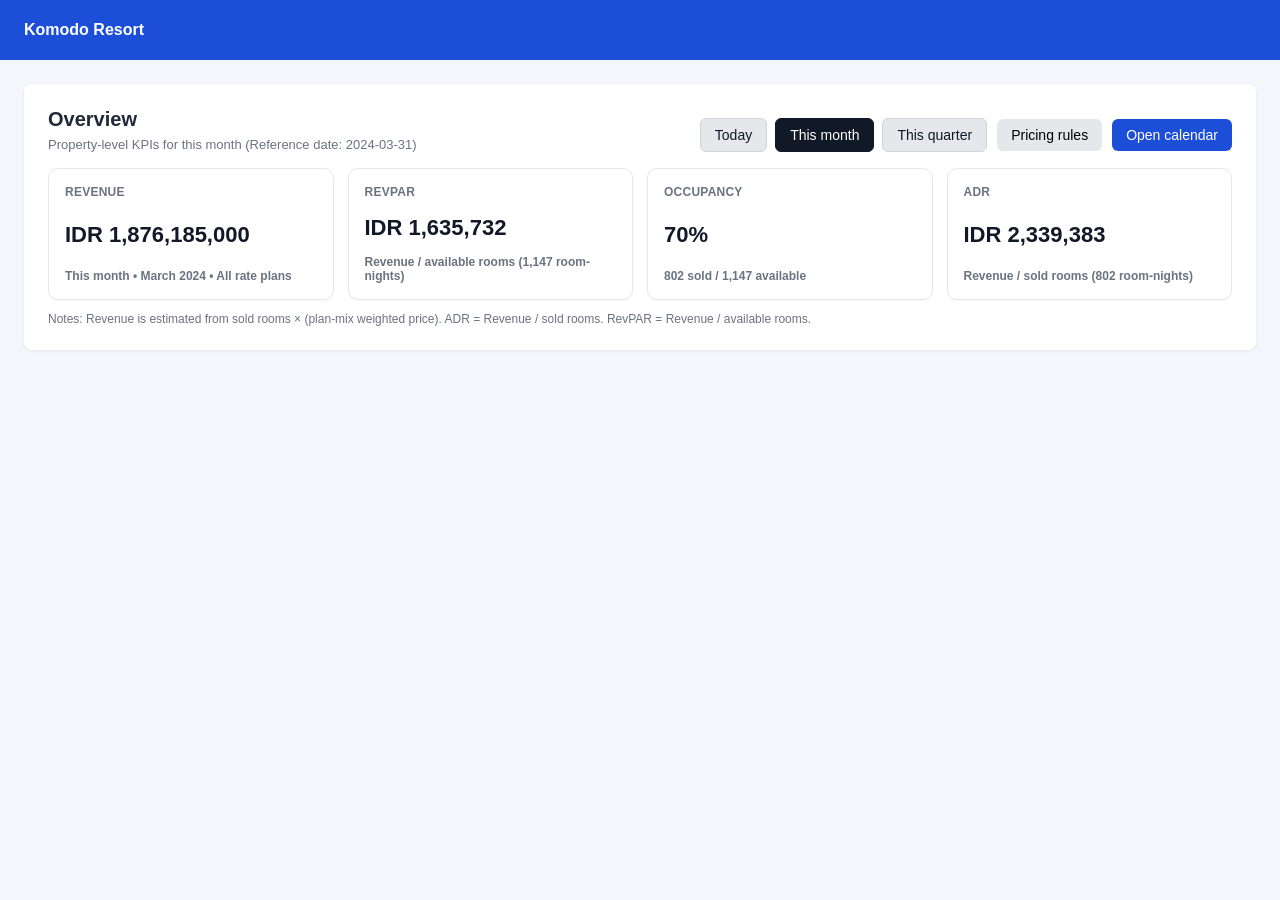
<file: index-v2.html>
<!DOCTYPE html>

<html lang="en">
<head>
<meta charset="utf-8"/>
<meta content="width=device-width, initial-scale=1" name="viewport"/>
<title>RMS – Revenue Management</title>
<style>
    /* =========================
       GLOBAL STYLE (Original)
    ========================= */
	    html, body{ overflow-x: hidden; }

    body {
      margin: 0;
      font-family: Inter, Arial, sans-serif;
      background: #f4f6fb;
      color: #1f2937;
    }

    .topbar {
      height: 60px;
      background: #1d4ed8;
      color: white;
      display: flex;
      align-items: center;
      padding: 0 24px;
      font-weight: 600;
    }

    .layout { display: block; }

    .content { flex: 1; padding: 24px; overflow-x: hidden; }

    .card {
      background: white;
      border-radius: 8px;
      padding: 24px;
      box-shadow: 0 1px 3px rgba(0,0,0,0.08);
      margin-bottom: 20px;
    }

    h1 { font-size: 20px; margin: 0; }

    .button {
      padding: 8px 14px;
      border-radius: 6px;
      border: none;
      cursor: pointer;
      font-size: 14px;
    }

    .button:disabled{ opacity: 0.55; cursor: not-allowed; }
    .primary { background: #1d4ed8; color: white; }
    .secondary { background: #e5e7eb; }

    .toggle{
      background: #e5e7eb;
      color: #111827;
      border: 1px solid #d1d5db;
    }
    .toggle:hover{ filter: brightness(0.98); }
    .toggle.active{
      background: #111827;
      color: #ffffff;
      border-color: #111827;
    }


    table {
      width: 100%;
      border-collapse: collapse;
      font-size: 14px;
    }
    th, td {
      text-align: left;
      padding: 10px;
      border-bottom: 1px solid #e5e7eb;
      vertical-align: top;
    }
    th {
      background: #f9fafb;
      font-weight: 600;
    }

    
    
    .pinbar{
      display: flex;
      align-items: center;
      gap: 14px;
      margin: 10px 0 12px;
      font-size: 13px;
      color: #374151;
      flex-wrap: wrap;
    }
    .pinbar .pin-item{
      display: inline-flex;
      align-items: center;
      gap: 6px;
      padding: 4px 8px;
      border: 1px solid #e5e7eb;
      border-radius: 999px;
      background: #ffffff;
    }
    .pinbar input[type="checkbox"]{
      width: 14px;
      height: 14px;
      accent-color: #1d4ed8;
    }
    .detail-table-wrap{
      width: 100%;
      max-width: 100%;
      /* Independent scroll area for the detail table */
      max-height: 380px;
      overflow-x: auto;
      overflow-y: auto;
      -webkit-overflow-scrolling: touch;
      border: 1px solid #e5e7eb;
      border-radius: 8px;
      background: #ffffff;
    }
    .detail-table-wrap table{
      /* Let the table grow to its content so horizontal scroll is always within this box */
      width: max-content;
      min-width: 100%;
    }
    .detail-table-wrap th,
    .detail-table-wrap td{
      white-space: nowrap;
    }
    /* Column sizing (auto-fit to content; JS will fine-tune widths after render) */
    .detail-table-wrap [data-col="room"]{ min-width: 220px; }
    .detail-table-wrap [data-col="avail"]{ min-width: 200px; }
    .detail-table-wrap [data-col="latest"]{ min-width: 220px; }
    .detail-table-wrap [data-col="rec"]{ min-width: 240px; }
    .detail-table-wrap [data-col^="plan-"]{ min-width: 180px; text-align: right; }
    .detail-table-wrap [data-col^="plan-"] .price{ text-align: right; }
    .detail-table-wrap [data-col="latest"], 
    .detail-table-wrap [data-col="rec"]{ text-align: left; }

    /* Ensure opaque row backgrounds so pinned columns never look transparent */
    .detail-table-wrap tbody td{ background: #ffffff; }
    .detail-table-wrap tbody tr.row-focused td{ background: #eef2ff; }


    .sticky-cell{
      position: sticky;
      background: inherit; /* inherits from td/th which we make opaque */
      background-clip: padding-box;
      z-index: 6;
    }
    th.sticky-cell{
      background: #f9fafb;
      background-clip: padding-box;
      z-index: 12;
    }
    .sticky-shadow{
      box-shadow: 2px 0 0 rgba(229, 231, 235, 1);
    }
.footer-note {
      font-size: 12px;
      color: #6b7280;
      margin-top: 12px;
    }

    .hidden { display: none; }

    /* =========================
       PRICING RULES PAGE LAYOUT
    ========================= */
    /* Pricing rules page should align with other pages (content padding = 24px)
       and keep a little extra right gutter so the main card never hugs the edge. */
    #pricingRulesView{
      width: 100%;
      box-sizing: border-box;
      /* match .content padding on the left; add a bit more on the right */
      padding: 24px 32px 24px 24px;
    }
    #pricingRulesView > .card{
      /* let the card size within the padded container */
      width: auto;
      max-width: none;
      margin: 0 0 20px 0;
    }
	    /* When the rules page is visible, use the whole content width (avoid big side gutters). */
/* Pricing rules layout: avoid page-level horizontal scroll */
	    .rules-grid{
	      margin-top: 14px;
	      display: grid;
	      /* minmax(0, 1fr) prevents overflow from long content */
	      grid-template-columns: minmax(0, 1fr) minmax(0, 420px);
	      gap: 14px;
	      align-items: start;
	    }
	    .rules-grid > .card{ min-width: 0; }

/* Pricing mode selector */
.mode-list{
  margin-top: 10px;
  display: grid;
  grid-template-columns: 1fr;
  gap: 10px;
}
.mode-option{
  display: flex;
  align-items: flex-start;
  gap: 12px;
  padding: 12px 12px;
  border: 1px solid #e5e7eb;
  border-radius: 12px;
  background: #ffffff;
}
.mode-option:hover{ border-color: #cbd5e1; }
.mode-option input[type="radio"]{
  width: 16px;
  height: 16px;
  margin-top: 3px;
  accent-color: #1d4ed8;
  flex: 0 0 auto;
}
.mode-meta{ min-width: 0; flex: 1; }
.mode-title{ font-weight: 800; }
.mode-desc{ margin-top: 2px; font-size: 12px; color: #6b7280; line-height: 1.35; }
.mode-pill{
  display:inline-flex;
  align-items:center;
  gap:8px;
  padding: 6px 10px;
  border-radius: 999px;
  background: #eef2ff;
  color: #1d4ed8;
  font-weight: 700;
  font-size: 12px;
}
.rules-disabled{
  opacity: 0.65;
}
.rules-disabled *{
  pointer-events: none;
}
.rules-disabled .footer-note{
  pointer-events: auto;
  opacity: 1;
}
    @media (max-width: 980px){
      .rules-grid{ grid-template-columns: 1fr; }
    }

    /* =========================
       MODULE: STYLES
       (Future modules add CSS here)
    ========================= */

    /* ===== KPI Dashboard Styles ===== */
    .kpi-grid{
      display: grid;
      grid-template-columns: repeat(4, 1fr);
      gap: 14px;
    }
    .kpi-card{
      border: 1px solid #e5e7eb;
      border-radius: 10px;
      padding: 16px;
      background: #fff;
      box-shadow: 0 1px 2px rgba(0,0,0,0.04);
      min-height: 98px;
      display: flex;
      flex-direction: column;
      justify-content: space-between;
    }
    .kpi-label{
      font-size: 12px;
      color: #6b7280;
      font-weight: 700;
      letter-spacing: 0.02em;
      text-transform: uppercase;
    }
    .kpi-value{
      margin-top: 8px;
      font-size: 22px;
      font-weight: 800;
      color: #111827;
    }
    .kpi-sub{
      margin-top: 6px;
      font-size: 12px;
      color: #6b7280;
      font-weight: 600;
    }
    .dashselect{
      padding: 8px 10px;
      border-radius: 8px;
      border: 1px solid #e5e7eb;
      background: #fff;
      color: #111827;
      font-size: 13px;
      outline: none;
      cursor: pointer;
    }
    @media (max-width: 980px){
      .kpi-grid{ grid-template-columns: repeat(2, 1fr); }
    }
    @media (max-width: 520px){
      .kpi-grid{ grid-template-columns: 1fr; }
    }


    /* ===== Calendar Module Styles ===== */
    .calendar-shell{
      border: 1px solid #e5e7eb;
      border-radius: 8px;
      overflow: hidden;
    }

    .calendar-toolbar{
      background: #1d4ed8;
      color: #fff;
      padding: 10px 12px;
      display: flex;
      align-items: center;
      gap: 10px;
      flex-wrap: wrap;
    }

    .calendar-toolbar .toolbtn{
      background: rgba(255,255,255,0.12);
      border: 1px solid rgba(255,255,255,0.22);
      color: #fff;
      padding: 8px 10px;
      border-radius: 6px;
      font-size: 13px;
      cursor: pointer;
    }
    .calendar-toolbar .toolbtn:hover{ background: rgba(255,255,255,0.18); }

    .calendar-toolbar .monthnav{
      margin-left: auto;
      margin-right: auto;
      display: flex;
      align-items: center;
      gap: 10px;
      font-weight: 600;
    }

    .calendar-toolbar .navbtn{
      width: 32px;
      height: 32px;
      border-radius: 6px;
      border: 1px solid rgba(255,255,255,0.22);
      background: rgba(255,255,255,0.12);
      color: #fff;
      cursor: pointer;
      font-size: 16px;
    }
    .calendar-toolbar .navbtn:hover{ background: rgba(255,255,255,0.18); }

    .calendar-toolbar .right{
      margin-left: auto;
      display: flex;
      align-items: center;
      gap: 10px;
    }

    .calendar-toolbar .label{
      font-size: 13px;
      opacity: 0.95;
      white-space: nowrap;
    }

    .calendar-toolbar .roomselect{
      padding: 8px 10px;
      border-radius: 6px;
      border: 1px solid rgba(255,255,255,0.22);
      background: rgba(255,255,255,0.12);
      color: #fff;
      font-size: 13px;
      outline: none;
      cursor: pointer;
    }
    .calendar-toolbar .roomselect option{ color: #111827; }

    .calendar{
      padding: 14px;
      background: #fff;
    }

    .calendar-dow{
      display: grid;
      grid-template-columns: repeat(7, 1fr);
      gap: 10px;
      margin-bottom: 10px;
      color: #6b7280;
      font-size: 12px;
      font-weight: 600;
    }

    .calendar-grid{
      display: grid;
      grid-template-columns: repeat(7, 1fr);
      gap: 10px;
    }

    .day{
      border: 1px solid #e5e7eb;
      border-radius: 8px;
      padding: 10px;
      min-height: 90px;
      background: #fff;
      cursor: pointer;
      position: relative;
      transition: box-shadow 0.12s ease, transform 0.12s ease;
      overflow: hidden;
    }

    .day:hover{
      box-shadow: 0 6px 14px rgba(29,78,216,0.10);
      transform: translateY(-1px);
    }

    .day.muted{
      background: #fafbff;
      color: #9ca3af;
      cursor: default;
    }

    .day.selected{
      outline: 2px solid rgba(29,78,216,0.55);
      box-shadow: 0 10px 20px rgba(29,78,216,0.12);
    }

    .day .daynum{
      position: absolute;
      top: 8px;
      right: 10px;
      font-size: 12px;
      color: #6b7280;
      font-weight: 600;
    }
    /* Occupancy fill (bottom-up) */
    .day .occfill{
      position: absolute;
      left: 0;
      right: 0;
      bottom: 0;
      height: 0%;
      background: rgba(29,78,216,0.14);
      pointer-events: none;
      z-index: 0;
    }
    .day .day-content{
      position: relative;
      z-index: 1;
    }


    /* Only show percent + price */
    .day .occ{
      margin-top: 6px;
      font-size: 12px;
      color: #6b7280;
      font-weight: 600;
    }

    .day .price{
      margin-top: 14px;
      font-weight: 700;
      font-size: 14px;
      color: #111827;
    }

    .day .soldout{
      margin-top: 14px;
      font-weight: 700;
      font-size: 14px;
      color: #1d4ed8;
    }

    .day-detail{
      border-top: 1px solid #e5e7eb;
      padding: 14px;
      background: #fff;
    }

    .day-detail-head{
      display: flex;
      align-items: flex-end;
      justify-content: space-between;
      gap: 10px;
      padding-bottom: 10px;
    }

    .day-detail .date{
      font-weight: 700;
      font-size: 16px;
    }

    .day-detail .sub{
      margin-top: 4px;
      color: #6b7280;
      font-size: 13px;
    }

    .day-detail-actions{
      display: flex;
      gap: 10px;
      flex-wrap: wrap;
      justify-content: flex-end;
    }

    @media (max-width: 980px){
      .calendar-toolbar .monthnav{
        margin-left: 0;
        margin-right: auto;
      }
    }
    @media (max-width: 760px){
      .calendar-dow, .calendar-grid{ gap: 6px; }
      .day{ min-height: 82px; }
    }
  </style>
</head>
<body>
<div class="topbar">Komodo Resort</div>
<div class="layout">
<div class="content">
<div id="dashboardView">
<div class="card">
<div style="display:flex; align-items:flex-end; justify-content:space-between; gap:12px; flex-wrap:wrap;">
<div>
<h1 style="margin:0;">Overview</h1>
<div class="rms-muted" style="margin-top:6px;">
<span id="kpiRangeDesc">Property-level KPIs for this month</span> <span class="rms-muted" id="kpiRefDateLabel"></span>
</div>
</div>
<div style="display:flex; align-items:center; gap:10px; flex-wrap:wrap;">
<div id="kpiRangeGroup" style="display:flex; gap:8px; align-items:center; flex-wrap:wrap;">
<button class="button toggle" data-range="day" id="rangeDay">Today</button>
<button class="button toggle active" data-range="month" id="rangeMonth">This month</button>
<button class="button toggle" data-range="quarter" id="rangeQuarter">This quarter</button>
</div>
<button class="button secondary" id="btnGoRules">Pricing rules</button>
<button class="button primary" id="btnGoCalendar">Open calendar</button>
</div>
</div>
<div class="kpi-grid" style="margin-top:16px;">
<div class="kpi-card">
<div class="kpi-label">Revenue</div>
<div class="kpi-value" id="kpiRevenue">—</div>
<div class="kpi-sub" id="kpiRevenueSub">—</div>
</div>
<div class="kpi-card">
<div class="kpi-label">RevPAR</div>
<div class="kpi-value" id="kpiRevPAR">—</div>
<div class="kpi-sub" id="kpiRevPARSub">—</div>
</div>
<div class="kpi-card">
<div class="kpi-label">Occupancy</div>
<div class="kpi-value" id="kpiOcc">—</div>
<div class="kpi-sub" id="kpiOccSub">—</div>
</div>
<div class="kpi-card">
<div class="kpi-label">ADR</div>
<div class="kpi-value" id="kpiADR">—</div>
<div class="kpi-sub" id="kpiADRSub">—</div>
</div>
</div>
<div class="footer-note">
      Notes: Revenue is estimated from sold rooms × (plan-mix weighted price). ADR = Revenue / sold rooms. RevPAR = Revenue / available rooms.
    </div>
</div>
</div>
<div class="hidden" id="calendarView">
<div class="card" id="rms-root">
<h1>Revenue Management</h1>
<p style="color:#6b7280;font-size:13px;margin:8px 0 16px 0;">
          Click a date to view details. Prototype uses a tiny in-memory “DB” (date × room type × rate plan) for prices and inventory.
        </p>
<!-- Calendar goes here -->
<div id="calendarContainer">
<div class="calendar-shell">
<div class="calendar-toolbar">
<button class="toolbtn" id="btnToday">📅 Today</button>
<button class="toolbtn" id="btnGoDashboard">🏠 Overview</button>
<button class="toolbtn" id="btnManualPrices">Manually set prices</button>
<button class="toolbtn" id="btnPricingRules">Change pricing rules</button>
<div aria-label="Month navigation" class="monthnav">
<button aria-label="Previous month" class="navbtn" id="prevMonth">‹</button>
<div id="monthTitle">February 2024</div>
<button aria-label="Next month" class="navbtn" id="nextMonth">›</button>
</div>
<div class="right">
<span class="label">Room type price</span>
<select class="roomselect" id="roomTypeSelect">
<option selected="" value="Ocean View Bungalow">Ocean View Bungalow</option>
<option value="Family Bungalow">Family Bungalow</option>
<option value="Grand View">Grand View</option>
<option value="Grand Beach">Grand Beach</option>
<option value="Private Bamboo Bungalow">Private Bamboo Bungalow</option>
<option value="Presidential Suite">Presidential Suite</option>
</select>
<span class="label">Rate plan</span>
<select class="roomselect" id="ratePlanSelect">
<option selected="" value="Flexible Rate">Flexible Rate</option>
<option value="Non-refundable Rate">Non-refundable Rate</option>
<option value="Breakfast Included">Breakfast Included</option>
<option value="Package Deal">Package Deal</option>
</select>
</div>
</div>
<div class="calendar">
<div class="calendar-dow">
<div>Monday</div><div>Tuesday</div><div>Wednesday</div><div>Thursday</div>
<div>Friday</div><div>Saturday</div><div>Sunday</div>
</div>
<div class="calendar-grid" id="calendarGrid"></div>
</div>
<div class="day-detail">
<div class="day-detail-head">
<div>
<div class="date" id="detailDate">Fri, Feb 16, 2024</div>
<div class="sub" id="detailSub">Showing: Ocean View Bungalow • Flexible Rate</div>
</div>
<div class="day-detail-actions">
<button class="button secondary" id="detailManual">Manually set prices</button>
<button class="button secondary" id="detailRules">Change pricing rules</button>
<button class="button primary" id="detailApply">Apply recommendation</button>
</div>
</div>
<div class="pinbar" id="pinBar">
<div style="font-weight:700;">Pin columns</div>
<label class="pin-item"><input checked="" id="pin_room" type="checkbox"/> Room type</label>
<label class="pin-item"><input checked="" id="pin_avail" type="checkbox"/> Availability</label>
<label class="pin-item"><input checked="" id="pin_latest" type="checkbox"/> Latest change</label>
<label class="pin-item"><input checked="" id="pin_rec" type="checkbox"/> Recommendation</label>
<div class="footer-note" style="margin-left:auto;">Scroll right to view other rate plans</div>
</div>
<div class="detail-table-wrap" id="detailTableWrap">
<table>
<thead id="roomTableHead"></thead>
<tbody id="roomTableBody"></tbody>
</table>
</div>
<div class="footer-note">
                Prototype: prices + inventory come from an in-memory DB. Manual/apply changes update DB and refresh the UI.
              </div>
</div>
</div>
</div>
</div>
</div>
<div class="hidden" id="pricingRulesView">
<div class="card">
<div style="display:flex; align-items:flex-end; justify-content:space-between; gap:12px; flex-wrap:wrap;">
<div>
<h1 style="margin:0;">Pricing rule change</h1>
<div class="rms-muted" style="margin-top:6px;">
          Edit the rule set used to generate price recommendations. Changes are saved locally in this browser.
        </div>
</div>
<div style="display:flex; align-items:center; gap:10px; flex-wrap:wrap;">
<button class="button" id="btnRulesBackCalendar">Back to calendar</button>
<button class="button" id="btnRulesBackOverview">Back to overview</button>
<button class="button primary" id="btnRulesSave">Save changes</button>
</div>
</div>
<div style="margin-top:14px; display:flex; align-items:flex-end; justify-content:space-between; gap:12px; flex-wrap:wrap;">
  <div>
    <h2 style="margin:0; font-size:16px;">Pricing mode</h2>
    <div class="rms-muted" style="margin-top:6px;">
      Select how price recommendations are generated. The active mode applies across the calendar.
    </div>
  </div>
  <div class="mode-pill" id="activeModePill">Active mode: —</div>
</div>

<div class="mode-list" id="pricingModeList" style="margin-top:10px;">
  <label class="mode-option">
    <input type="radio" name="pricingMode" value="manual" id="mode_manual">
    <div class="mode-meta">
      <div class="mode-title">Manual pricing</div>
      <div class="mode-desc">No rules. Recommendations are disabled; prices are set manually.</div>
    </div>
  </label>

  <label class="mode-option">
    <input type="radio" name="pricingMode" value="occ" id="mode_occ">
    <div class="mode-meta">
      <div class="mode-title">Occupancy-based</div>
      <div class="mode-desc">Only occupancy affects the recommendation: farther dates do not matter.</div>
    </div>
  </label>

  <label class="mode-option">
    <input type="radio" name="pricingMode" value="occ_lead" id="mode_occ_lead">
    <div class="mode-meta">
      <div class="mode-title">Lead time + occupancy</div>
      <div class="mode-desc">Farther dates → higher price, higher occupancy → higher price. The total adjustment combines both factors.</div>
    </div>
  </label>
</div>

<div class="footer-note" id="modeNote" style="margin-top:8px;"></div>
<div style="border-top:1px solid #e5e7eb; margin:14px 0;"></div>
<div class="rules-grid">
<div class="card" id="rulesTiersCard" style="margin:0;">
<h2 id="rulesOccTitle" style="margin:0 0 10px 0; font-size:16px;">Occupancy-based recommendation tiers</h2>
<div class="rms-muted" id="rulesOccDesc" style="margin-bottom:10px;">
          For the selected date and room type, the recommendation adjusts the current price by the tier percentage.
        </div>
<div style="overflow:auto; border:1px solid #e5e7eb; border-radius:12px;">
<table class="detail-table" style="width:100%; border-collapse:separate; border-spacing:0;">
<thead>
<tr>
<th style="position:sticky; top:0;">Min occ %</th>
<th style="position:sticky; top:0;">Max occ %</th>
<th style="position:sticky; top:0;">Adjustment %</th>
</tr>
</thead>
<tbody id="rulesTierBody"></tbody>
</table>
</div>
<div style="display:flex; gap:10px; align-items:center; margin-top:10px; flex-wrap:wrap;">
<button class="button" id="btnRulesAddTier">Add tier</button>
<button class="button" id="btnRulesReset">Reset to default</button>
<span class="footer-note">Tip: Keep tiers contiguous (e.g., 0–35, 36–45, ...).</span>
</div>
</div>
<div class="card" id="rulesBehaviorCard" style="margin:0;">
<h2 style="margin:0 0 10px 0; font-size:16px;">Display behavior</h2>
<div style="display:flex; flex-direction:column; gap:10px;">
<label style="display:flex; gap:10px; align-items:flex-start;">
<input id="ruleSoldOutHideRec" type="checkbox">
<div>
<div style="font-weight:700;">Hide recommendation when sold out</div>
<div class="footer-note">If a room type is sold out on a date, show “Sold out” instead of a target price.</div>
</div>
</input></label>
<label style="display:flex; gap:10px; align-items:flex-start;">
<input id="ruleSoldOutHideLatest" type="checkbox">
<div>
<div style="font-weight:700;">Hide latest price change when sold out</div>
<div class="footer-note">Prevents “current price” messaging when inventory is 0.</div>
</div>
</input></label>
<div style="border-top:1px solid #e5e7eb; margin:2px 0;"></div>
<label style="display:flex; gap:10px; align-items:center;">
<span style="min-width:140px; font-weight:700;">Rounding (IDR)</span>
<input class="input" id="ruleRounding" min="1" step="1" style="width:140px;" type="number">
</input></label>
<div class="footer-note">Example: rounding 5000 means the recommended price will snap to the nearest 5,000 IDR.</div>
</div>
<div style="border-top:1px solid #e5e7eb; margin:14px 0;"></div>
<h2 style="margin:0 0 10px 0; font-size:16px;">Change log</h2>
<div id="rulesLog" style="font-family: ui-monospace, SFMono-Regular, Menlo, Monaco, Consolas, 'Liberation Mono', 'Courier New', monospace;
                                 font-size:12px; color:#111827; background:#f9fafb; border:1px solid #e5e7eb;
                                 border-radius:12px; padding:10px; max-height:240px; overflow:auto;"></div>
</div>

<div class="card hidden" id="rulesLeadCard" style="margin:0; grid-column: 1 / -1;">
  <h2 style="margin:0 0 10px 0; font-size:16px;">Lead-time adjustment tiers</h2>
  <div class="rms-muted" id="rulesLeadDesc" style="margin-bottom:10px;">
    In this mode, farther dates increase the recommended price. The final recommendation combines lead time and occupancy adjustments.
  </div>

  <div style="overflow:auto; border:1px solid #e5e7eb; border-radius:12px;">
    <table class="detail-table" style="width:100%; border-collapse:separate; border-spacing:0;">
      <thead>
        <tr>
          <th style="text-align:left; padding:10px 12px;">Min lead days</th>
          <th style="text-align:left; padding:10px 12px;">Max lead days</th>
          <th style="text-align:left; padding:10px 12px;">Adjustment %</th>
        </tr>
      </thead>
      <tbody id="rulesLeadTierBody"></tbody>
    </table>
  </div>

  <div style="margin-top:12px; display:flex; gap:10px; align-items:center; flex-wrap:wrap;">
    <button class="button" id="btnRulesAddLeadTier">Add lead-time tier</button>
    <button class="button" id="btnRulesResetLead">Reset lead-time tiers</button>
    <div class="footer-note">Tip: Keep tiers contiguous (e.g., 0–7, 8–30, 31–90, ...).</div>
  </div>
</div>
</div>
</div>
</div>
</div>
</div>

<!-- =========================================================
       MODULE CONTAINERS (placeholders for future interactions)
  ========================================================== -->
<div id="toast-root"></div>
<div id="modal-root"></div>
<div id="drawer-root"></div>
<script>
    /* =========================================================
       CORE NAMESPACE (stable)
    ========================================================== */
    window.RMS = {
      state: {
        selectedDay: null,
        selectedRoomType: null,
        selectedRatePlan: null,
        history: [],
        undoStack: []
      },
      modules: {},
      registerModule(name, module) {
        this.modules[name] = module;
        if (module.init) module.init(this);
      }
    };

    function renderAll() {
      Object.values(RMS.modules).forEach(m => {
        if (m.render) m.render(RMS);
      });
    }

    /* =========================================================
       MODULE: UI UTILS (toast / modal / drawer)
    ========================================================== */
    RMS.registerModule("uiUtilsBase", {
      init(RMS) {
        if (!document.getElementById("rms-ui-utils-style")) {
          const style = document.createElement("style");
          style.id = "rms-ui-utils-style";
          style.textContent = `
            #toast-root{
              position: fixed;
              right: 16px;
              bottom: 16px;
              display: flex;
              flex-direction: column;
              gap: 10px;
              z-index: 9999;
              pointer-events: none;
            }
            .rms-toast{
              background: #111827;
              color: #fff;
              padding: 10px 12px;
              border-radius: 8px;
              font-size: 13px;
              box-shadow: 0 10px 20px rgba(0,0,0,0.18);
              max-width: 340px;
              line-height: 1.25;
              opacity: 0;
              transform: translateY(8px);
              transition: opacity .15s ease, transform .15s ease;
              pointer-events: auto;
            }
            .rms-toast.show{ opacity: 1; transform: translateY(0); }
            .rms-toast .title{ font-weight: 700; margin-bottom: 4px; }
            .rms-toast .row{ display:flex; gap:8px; margin-top:8px; justify-content:flex-end; }
            .rms-toast button{
              border: 1px solid rgba(255,255,255,0.25);
              background: rgba(255,255,255,0.10);
              color: #fff;
              border-radius: 6px;
              padding: 6px 8px;
              font-size: 12px;
              cursor: pointer;
            }
            .rms-toast button:hover{ background: rgba(255,255,255,0.16); }

            .rms-backdrop{
              position: fixed;
              inset: 0;
              background: rgba(17,24,39,0.45);
              display: flex;
              align-items: center;
              justify-content: center;
              z-index: 9998;
              padding: 18px;
            }

            .rms-modal{
              width: min(720px, 100%);
              background: #fff;
              border-radius: 10px;
              box-shadow: 0 18px 40px rgba(0,0,0,0.22);
              overflow: hidden;
            }
            .rms-modal-header{
              padding: 14px 16px;
              border-bottom: 1px solid #e5e7eb;
              display: flex;
              align-items: center;
              justify-content: space-between;
              gap: 12px;
            }
            .rms-modal-title{ font-weight: 800; font-size: 15px; }
            .rms-modal-close{
              border: 1px solid #e5e7eb;
              background: #f9fafb;
              border-radius: 8px;
              width: 34px;
              height: 34px;
              cursor: pointer;
              font-size: 16px;
            }
            .rms-modal-close:hover{ background: #f3f4f6; }
            .rms-modal-body{ padding: 16px; }
            .rms-modal-footer{
              padding: 14px 16px;
              border-top: 1px solid #e5e7eb;
              display: flex;
              gap: 10px;
              justify-content: flex-end;
              background: #fff;
            }
            .rms-muted{ color:#6b7280; font-size:13px; }
          `;
          document.head.appendChild(style);
        }

        const ensureRoot = (id) => {
          let el = document.getElementById(id);
          if (!el) {
            el = document.createElement("div");
            el.id = id;
            document.body.appendChild(el);
          }
          return el;
        };
        const toastRoot = ensureRoot("toast-root");
        const modalRoot = ensureRoot("modal-root");

        document.addEventListener("keydown", (e) => {
          if (e.key === "Escape") modalRoot.innerHTML = "";
        });

        const api = {
          toast(message, opts = {}) {
            const { title = "", duration = 1800, actionText = "", onAction = null } = opts;

            const t = document.createElement("div");
            t.className = "rms-toast";
            t.innerHTML = `
              ${title ? `<div class="title">${title}</div>` : ""}
              <div>${message}</div>
              ${actionText ? `<div class="row"><button type="button" class="act">${actionText}</button></div>` : ""}
            `;

            toastRoot.appendChild(t);
            requestAnimationFrame(() => t.classList.add("show"));

            let timer = null;
            const remove = () => {
              t.classList.remove("show");
              setTimeout(() => t.remove(), 150);
            };

            if (actionText && onAction) {
              t.querySelector(".act")?.addEventListener("click", () => {
                try { onAction(); } finally { remove(); }
              });
            }

            timer = setTimeout(remove, duration);
            t.addEventListener("mouseenter", () => timer && clearTimeout(timer));
            t.addEventListener("mouseleave", () => timer = setTimeout(remove, duration));
          },

          openModal({ title = "Dialog", bodyHTML = "", footerHTML = "", onClose = null } = {}) {
            modalRoot.innerHTML = `
              <div class="rms-backdrop" role="dialog" aria-modal="true">
                <div class="rms-modal">
                  <div class="rms-modal-header">
                    <div class="rms-modal-title">${title}</div>
                    <button type="button" class="rms-modal-close" aria-label="Close">✕</button>
                  </div>
                  <div class="rms-modal-body">${bodyHTML}</div>
                  ${footerHTML ? `<div class="rms-modal-footer">${footerHTML}</div>` : ""}
                </div>
              </div>
            `;

            const backdrop = modalRoot.querySelector(".rms-backdrop");
            const closeBtn = modalRoot.querySelector(".rms-modal-close");

            const close = () => {
              modalRoot.innerHTML = "";
              if (typeof onClose === "function") onClose();
            };

            closeBtn?.addEventListener("click", close);
            backdrop?.addEventListener("click", (e) => {
              if (e.target === backdrop) close();
            });

            return { close };
          },

          closeModal() { modalRoot.innerHTML = ""; },

          confirm({ title = "Confirm", message = "Are you sure?", confirmText = "Confirm", cancelText = "Cancel" } = {}) {
            return new Promise((resolve) => {
              const footer = `
                <button type="button" class="button secondary" id="rmsConfirmCancel">${cancelText}</button>
                <button type="button" class="button primary" id="rmsConfirmOk">${confirmText}</button>
              `;
              api.openModal({
                title,
                bodyHTML: `<div class="rms-muted" style="white-space:pre-line;">${message}</div>`,
                footerHTML: footer,
                onClose: () => resolve(false)
              });

              document.getElementById("rmsConfirmCancel")?.addEventListener("click", () => {
                api.closeModal(); resolve(false);
              });
              document.getElementById("rmsConfirmOk")?.addEventListener("click", () => {
                api.closeModal(); resolve(true);
              });
            });
          }
        };

        RMS.ui = api;
      }
    });

    /* =========================================================
       MODULE: TINY IN-MEMORY DB (date × room × rate)
       - prices
       - inventory (total + remaining + delta24h)
       - latest price change events (per date × room × rate)
    ========================================================== */
    RMS.registerModule("db", {
      init(RMS) {
        const roomTypes = [
          "Ocean View Bungalow",
          "Family Bungalow",
          "Grand View",
          "Grand Beach",
          "Private Bamboo Bungalow",
          "Presidential Suite"
        ];

        const ratePlans = [
          "Flexible Rate",
          "Non-refundable Rate",
          "Breakfast Included",
          "Package Deal"
        ];

        const roomMult = {
          "Ocean View Bungalow": 1.00,
          "Family Bungalow": 1.12,
          "Grand View": 1.35,
          "Grand Beach": 1.48,
          "Private Bamboo Bungalow": 1.22,
          "Presidential Suite": 2.70
        };

        const rateMult = {
          "Flexible Rate": 1.00,
          "Non-refundable Rate": 0.92,
          "Breakfast Included": 1.10,
          "Package Deal": 1.18
        };

        const roomCapacity = {
          "Ocean View Bungalow": 12,
          "Family Bungalow": 8,
          "Grand View": 6,
          "Grand Beach": 4,
          "Private Bamboo Bungalow": 5,
          "Presidential Suite": 2
        };

        const roundTo = (n, step = 5000) => Math.round(n / step) * step;

        const dateKey = (y, mi, d) => {
          const mm = String(mi + 1).padStart(2, "0");
          const dd = String(d).padStart(2, "0");
          return `${y}-${mm}-${dd}`;
        };

        // Base prices (Ocean View + Flexible) per day for Feb (taken from your earlier mock)
        const febBase = {
          1:1900000, 2:1875000, 3:2050000, 4:1625000, 5:1975000, 6:1925000, 7:1850000,
          8:1925000, 9:1750000, 10:1900000, 11:1675000, 12:1650000, 13:1800000, 14:2150000,
          15:1925000, 16:2400000, 17:null, 18:2050000, 19:1950000, 20:1875000, 21:1900000,
          22:2000000, 23:2250000, 24:null, 25:1825000, 26:1775000, 27:1800000, 28:1850000, 29:1925000
        };

        const buildMonthBase = (days, baseStart) => {
          const o = {};
          for (let d = 1; d <= days; d++) {
            // small deterministic variation
            const bump = ((d % 9) * 0.018) + ((d % 4 === 0) ? -0.03 : 0);
            o[d] = roundTo(baseStart * (1 + bump), 5000);
          }
          // a couple sold-out days
          o[Math.min(17, days)] = null;
          o[Math.min(24, days)] = null;
          return o;
        };

        const janBase = buildMonthBase(31, 1750000);
        const marBase = buildMonthBase(31, 1950000);

        const db = {
          roomTypes,
          ratePlans,
          roomMult,
          rateMult,
          roomCapacity,
          prices: {},        // prices[date][room][rate] = number|null
          priceMode: {},     // priceMode[date][room][rate] = "auto"|"manual"|"applied"
          inventory: {},     // inventory[date][room] = {total, remaining, delta24h}
          latestChange: {},  // latestChange[date][room][rate] = {old, now, when}
          lastSoldPrice: {}, // lastSoldPrice[date][room][rate] = number|null
          baseFlexibleOcean: {} // baseFlexibleOcean[date] = base price (Ocean+Flexible) or null
        };

        const ensure = (obj, k, initVal) => {
          if (!obj[k]) obj[k] = initVal;
          return obj[k];
        };

        const seedMonth = (year, monthIndex, baseMap, whenLabel) => {
          const daysInMonth = new Date(year, monthIndex + 1, 0).getDate();

          for (let day = 1; day <= daysInMonth; day++) {
            const dk = dateKey(year, monthIndex, day);
            const base = baseMap[day] ?? null;
            db.baseFlexibleOcean[dk] = base;

            const pDay = ensure(db.prices, dk, {});
            const mDay = ensure(db.priceMode, dk, {});
            const iDay = ensure(db.inventory, dk, {});
            const cDay = ensure(db.latestChange, dk, {});

            roomTypes.forEach((room) => {
              pDay[room] = pDay[room] || {};
              mDay[room] = mDay[room] || {};
              cDay[room] = cDay[room] || {};

              // inventory
              const total = roomCapacity[room] ?? 5;
              // deterministic-ish remaining: more sold near weekends
              const dow = new Date(year, monthIndex, day).getDay(); // 0 Sun ... 6 Sat
              const isWeekend = (dow === 0 || dow === 6);
              const pressure = (isWeekend ? 0.72 : 0.55) + ((day % 7) * 0.03);
              let remaining = Math.max(0, Math.round(total * (1 - Math.min(0.98, pressure))));
              // if base is null => sold out across the board
              if (base == null) remaining = 0;

              const delta24 = -((day % 4)); // 0..-3 (availability usually decreases)
              iDay[room] = { total, remaining, delta24h: delta24 };

              const sDay = ensure(db.lastSoldPrice, dk, {});
              sDay[room] = sDay[room] || {};

              // prices for all rate plans
              ratePlans.forEach((rp) => {
                const rm = roomMult[room] ?? 1.0;
                const rtm = rateMult[rp] ?? 1.0;

                const autoPrice = (base == null) ? null : roundTo(base * rm * rtm, 5000);

// If sold out for this date+room: don't show "current price", keep last sold price for history
if (iDay[room].remaining <= 0) {
  pDay[room][rp] = null;
  mDay[room][rp] = "auto";
  sDay[room][rp] = autoPrice; // last sold at the would-be auto price (prototype)
  const old = (autoPrice == null) ? null : roundTo(autoPrice * 0.96, 5000);
  cDay[room][rp] = { old, now: autoPrice, when: whenLabel };
} else {
  pDay[room][rp] = autoPrice;
  mDay[room][rp] = "auto";
  sDay[room][rp] = null;
  const old = (autoPrice == null) ? null : roundTo(autoPrice * 0.96, 5000);
  cDay[room][rp] = { old, now: autoPrice, when: whenLabel };
}
              });
            });
          }
        };

        // Seed Jan/Feb/Mar 2024
        seedMonth(2024, 0, janBase, "Initial");
        seedMonth(2024, 1, febBase, "Jan 1");
        seedMonth(2024, 2, marBase, "Initial");

        // Public API
        RMS.db = {
          data: db,

          dateKey,

          getPrice(dateKey, roomType, ratePlan) {
            return db.prices?.[dateKey]?.[roomType]?.[ratePlan] ?? null;
          },

          getLastSoldPrice(dateKey, roomType, ratePlan) {
            return db.lastSoldPrice?.[dateKey]?.[roomType]?.[ratePlan]
              ?? db.latestChange?.[dateKey]?.[roomType]?.[ratePlan]?.now
              ?? null;
          },

          getPriceMode(dateKey, roomType, ratePlan) {
            return db.priceMode?.[dateKey]?.[roomType]?.[ratePlan] ?? "auto";
          },

          setPrice(dateKey, roomType, ratePlan, newPrice, mode = "manual") {
            const old = db.prices?.[dateKey]?.[roomType]?.[ratePlan] ?? null;

            if (!db.prices[dateKey]) db.prices[dateKey] = {};
            if (!db.prices[dateKey][roomType]) db.prices[dateKey][roomType] = {};
            db.prices[dateKey][roomType][ratePlan] = newPrice;

            if (!db.priceMode[dateKey]) db.priceMode[dateKey] = {};
            if (!db.priceMode[dateKey][roomType]) db.priceMode[dateKey][roomType] = {};
            db.priceMode[dateKey][roomType][ratePlan] = mode;

            if (!db.latestChange[dateKey]) db.latestChange[dateKey] = {};
            if (!db.latestChange[dateKey][roomType]) db.latestChange[dateKey][roomType] = {};
            db.latestChange[dateKey][roomType][ratePlan] = { old, now: newPrice, when: "Just now" };

            return { old, now: newPrice };
          },

          resetToAuto(dateKey, roomType, ratePlan) {
            const base = db.baseFlexibleOcean[dateKey];
            const rm = db.roomMult[roomType] ?? 1.0;
            const rtm = db.rateMult[ratePlan] ?? 1.0;
            const autoPrice = (base == null) ? null : roundTo(base * rm * rtm, 5000);

            return this.setPrice(dateKey, roomType, ratePlan, autoPrice, "auto");
          },

          getInventory(dateKey, roomType) {
            return db.inventory?.[dateKey]?.[roomType] ?? { total: 0, remaining: 0, delta24h: 0 };
          },

          setInventory(dateKey, roomType, patch) {
            if (!db.inventory[dateKey]) db.inventory[dateKey] = {};
            const current = db.inventory[dateKey][roomType] || { total: 0, remaining: 0, delta24h: 0 };
            db.inventory[dateKey][roomType] = { ...current, ...patch };
          },

          getLatestChange(dateKey, roomType, ratePlan) {
            return db.latestChange?.[dateKey]?.[roomType]?.[ratePlan] ?? { old: null, now: null, when: "—" };
          }
        };
      }
    });

    /* =========================================================
       MODULE: CORE CALENDAR (now powered by RMS.db)
    ========================================================== */
    
    /* =========================================================
       MODULE: PRICING RULES
       (Editable rule set for recommendations; stored in localStorage)
    ========================================================== */
    RMS.registerModule("pricingRules", {
      storageKey: "rms_pricing_rules_v1",
      logKey: "rms_pricing_rules_log_v1",

      defaultRules(){
        return {
          rounding: 5000,
          soldOut: {
            hideRecommendation: true,
            hideLatestChange: true
          },
pricingMode: "occ",
leadTimeTiers: [
  { minDays: 0,  maxDays: 7,   adjPct: 0 },
  { minDays: 8,  maxDays: 30,  adjPct: 2 },
  { minDays: 31, maxDays: 90,  adjPct: 5 },
  { minDays: 91, maxDays: 365, adjPct: 8 }
],
          occupancyTiers: [
            { min: 0,  max: 35, adjPct: -5 },
            { min: 36, max: 45, adjPct: -3 },
            { min: 46, max: 69, adjPct: 0 },
            { min: 70, max: 84, adjPct: 3 },
            { min: 85, max: 100, adjPct: 6 }
          ]
        };
      },

      getRules(){
        try {
          const raw = localStorage.getItem(this.storageKey);
          if (!raw) return this.defaultRules();
          const parsed = JSON.parse(raw);
          return this.normalizeRules(parsed);
        } catch (e) {
          return this.defaultRules();
        }
      },

      normalizeRules(r){
        const d = this.defaultRules();
        const out = {
  rounding: Number(r?.rounding ?? d.rounding),
  soldOut: {
    hideRecommendation: !!(r?.soldOut?.hideRecommendation ?? d.soldOut.hideRecommendation),
    hideLatestChange: !!(r?.soldOut?.hideLatestChange ?? d.soldOut.hideLatestChange)
  },
  pricingMode: (typeof r?.pricingMode === "string" ? r.pricingMode : d.pricingMode),
  leadTimeTiers: Array.isArray(r?.leadTimeTiers) ? r.leadTimeTiers.map(t => ({
    minDays: Number(t.minDays),
    maxDays: Number(t.maxDays),
    adjPct: Number(t.adjPct)
  })) : d.leadTimeTiers,
  occupancyTiers: Array.isArray(r?.occupancyTiers) ? r.occupancyTiers.map(t => ({
    min: Number(t.min),
    max: Number(t.max),
    adjPct: Number(t.adjPct)
  })) : d.occupancyTiers
};

        if (!Number.isFinite(out.rounding) || out.rounding <= 0) out.rounding = d.rounding;

// Pricing mode
const allowedModes = new Set(["manual", "occ", "occ_lead"]);
if (!allowedModes.has(out.pricingMode)) out.pricingMode = d.pricingMode;

// Lead time tiers
out.leadTimeTiers = (out.leadTimeTiers || [])
  .filter(t => Number.isFinite(t.minDays) && Number.isFinite(t.maxDays) && Number.isFinite(t.adjPct))
  .map(t => ({
    minDays: Math.max(0, Math.round(t.minDays)),
    maxDays: Math.max(0, Math.round(t.maxDays)),
    adjPct: Math.max(-100, Math.min(100, Number(t.adjPct)))
  }))
  .filter(t => t.maxDays >= t.minDays)
  .sort((a,b) => a.minDays - b.minDays);

if (!out.leadTimeTiers.length) out.leadTimeTiers = d.leadTimeTiers;

        // Clean tiers
        out.occupancyTiers = out.occupancyTiers
          .filter(t => Number.isFinite(t.min) && Number.isFinite(t.max) && Number.isFinite(t.adjPct))
          .map(t => ({
            min: Math.max(0, Math.min(100, Math.round(t.min))),
            max: Math.max(0, Math.min(100, Math.round(t.max))),
            adjPct: Math.max(-100, Math.min(100, Number(t.adjPct)))
          }))
          .sort((a,b) => a.min - b.min);

        if (!out.occupancyTiers.length) out.occupancyTiers = d.occupancyTiers;

        return out;
      },

      setRules(rules, { logMessage } = {}){
        const normalized = this.normalizeRules(rules);
        localStorage.setItem(this.storageKey, JSON.stringify(normalized));
        this.appendLog(logMessage || "Saved pricing rules");
        return normalized;
      },

      reset(){
        localStorage.removeItem(this.storageKey);
        this.appendLog("Reset to default rules");
      },

      getLog(){
        try {
          const raw = localStorage.getItem(this.logKey);
          if (!raw) return [];
          const arr = JSON.parse(raw);
          return Array.isArray(arr) ? arr : [];
        } catch {
          return [];
        }
      },

      appendLog(message){
        const ts = new Date().toISOString().replace("T"," ").slice(0,19);
        const line = `[${ts}] ${message}`;
        const log = this.getLog();
        log.unshift(line);
        localStorage.setItem(this.logKey, JSON.stringify(log.slice(0, 50)));
      },

      getModeLabel(mode){
        const m = String(mode || "");
        if (m === "manual") return "Manual pricing";
        if (m === "occ") return "Occupancy-based";
        if (m === "occ_lead") return "Lead time + occupancy";
        return m || "—";
      },

      // Public API consumed by the calendar view
      recommendPrice(current, occPercent, dateKey = null){
  if (current == null) return null;
  const rules = this.getRules();
  const mode = rules.pricingMode || "occ";

  // Manual pricing mode: no automatic recommendation
  if (mode === "manual") return null;

  // Occupancy adjustment
  const occ = Number(occPercent);
  const occTier = rules.occupancyTiers.find(t => occ >= t.min && occ <= t.max);
  const occAdjPct = occTier ? Number(occTier.adjPct) : 0;

  // Lead time adjustment (only for occ_lead)
  let leadAdjPct = 0;
  if (mode === "occ_lead" && dateKey) {
    const parseKey = (k) => {
      const [y,m,d] = String(k).split("-").map(Number);
      return new Date(y, (m||1) - 1, d || 1);
    };
    const refKey = window.RMS?.time?.businessDateKey || dateKey;
    const ms = parseKey(dateKey).getTime() - parseKey(refKey).getTime();
    const leadDays = Math.max(0, Math.round(ms / 86400000));

    const lt = rules.leadTimeTiers.find(t => leadDays >= t.minDays && leadDays <= t.maxDays);
    leadAdjPct = lt ? Number(lt.adjPct) : 0;
  }

  const totalAdj = (occAdjPct + leadAdjPct) / 100;
  const rec = current * (1 + totalAdj);
  const round = Math.max(1, Number(rules.rounding) || 1);
  return Math.round(rec / round) * round;
},

      init(RMS){
        // Expose helpers under RMS.pricing for convenient access across modules
        RMS.pricing = {
          getRules: () => this.getRules(),
          setRules: (r, opts) => this.setRules(r, opts),
          recommendPrice: (current, occPercent, dateKey = null) => this.recommendPrice(current, occPercent, dateKey),
          getModeLabel: (mode) => this.getModeLabel(mode)
        };

        // Establish a consistent "business date" for lead-time calculations in this prototype
        if (!RMS.time) RMS.time = {};
        if (!RMS.time.businessDateKey) {
          try {
            const keys = Object.keys(RMS.db?.data?.prices || {});
            RMS.time.businessDateKey = keys.sort().slice(-1)[0] || new Date().toISOString().slice(0,10);
          } catch {
            RMS.time.businessDateKey = new Date().toISOString().slice(0,10);
          }
        }

        // Bind UI controls (rules view)
        document.getElementById("btnRulesSave")?.addEventListener("click", () => {
          const rules = this.readFromUI();
          if (!rules) return; // validation already shown
          this.setRules(rules, { logMessage: "Saved changes from Pricing rule change page" });
          RMS.ui?.toast?.("Saved", { title: "Pricing rules" });
          // Re-render details table if open
          RMS.modules.coreCalendar?.renderDetailsTable?.(RMS);
          this.render(RMS);
        });

        document.getElementById("btnRulesReset")?.addEventListener("click", () => {
          this.reset();
          RMS.ui?.toast?.("Default rules restored", { title: "Pricing rules" });
          this.render(RMS);
          RMS.modules.coreCalendar?.renderDetailsTable?.(RMS);
        });

        document.getElementById("btnRulesAddTier")?.addEventListener("click", () => {
  const cur = this.readFromUI({ validate: false }) || this.getRules();
  cur.occupancyTiers.push({ min: 0, max: 0, adjPct: 0 });
  this.render(RMS, cur);
});

document.getElementById("btnRulesAddLeadTier")?.addEventListener("click", () => {
  const cur = this.readFromUI({ validate: false }) || this.getRules();
  cur.leadTimeTiers = cur.leadTimeTiers || [];
  cur.leadTimeTiers.push({ minDays: 0, maxDays: 0, adjPct: 0 });
  this.render(RMS, cur);
});

document.getElementById("btnRulesResetLead")?.addEventListener("click", () => {
  const cur = this.readFromUI({ validate: false }) || this.getRules();
  const defaults = this.defaultRules();
  cur.leadTimeTiers = defaults.leadTimeTiers;
  this.render(RMS, cur);
});

// Mode selection: re-render instantly (Save to apply)
document.getElementById("pricingModeList")?.addEventListener("change", () => {
  const cur = this.readFromUI({ validate: false });
  if (!cur) return;
  this.render(RMS, cur);
});

// Delete tier actions (draft only; Save to apply)
document.getElementById("rulesTierBody")?.addEventListener("click", (e) => {
  const btn = e.target?.closest?.('button[data-action="delete-tier"]');
  if (!btn) return;
  const idx = Number(btn.dataset.idx);
  const cur = this.readFromUI({ validate: false });
  if (!cur) return;
  if (Number.isFinite(idx)) cur.occupancyTiers.splice(idx, 1);
  this.render(RMS, cur);
});

document.getElementById("rulesLeadTierBody")?.addEventListener("click", (e) => {
  const btn = e.target?.closest?.('button[data-action="delete-lead-tier"]');
  if (!btn) return;
  const idx = Number(btn.dataset.idx);
  const cur = this.readFromUI({ validate: false });
  if (!cur) return;
  cur.leadTimeTiers = cur.leadTimeTiers || [];
  if (Number.isFinite(idx)) cur.leadTimeTiers.splice(idx, 1);
  this.render(RMS, cur);
});

document.getElementById("rulesTierBody")?.addEventListener("input"
, (e) => {
          const t = e.target;
          if (!(t instanceof HTMLInputElement)) return;
          // keep UI responsive; no-op here, values will be read on Save
        });
      },

      readFromUI({ validate = true } = {}){
        const tbody = document.getElementById("rulesTierBody");
        if (!tbody) return null;

        const rows = [...tbody.querySelectorAll("tr")];
        const tiers = rows.map((tr) => {
          const min = Number(tr.querySelector('input[data-field="min"]')?.value);
          const max = Number(tr.querySelector('input[data-field="max"]')?.value);
          const adjPct = Number(tr.querySelector('input[data-field="adjPct"]')?.value);
          return { min, max, adjPct };
        });

        // Basic validation (occupancy tiers)
        if (validate) {
          for (const t of tiers) {
            if (!Number.isFinite(t.min) || !Number.isFinite(t.max) || !Number.isFinite(t.adjPct)) {
              window.RMS?.ui?.toast?.("Please fill in all tier values.", { title: "Validation" });
              return null;
            }
            if (t.min > t.max) {
              window.RMS?.ui?.toast?.("Tier min occupancy must be ≤ max occupancy.", { title: "Validation" });
              return null;
            }
          }
        } else {
          // Make the draft robust while switching modes (avoid blocking on partially edited inputs)
          for (const t of tiers) {
            if (!Number.isFinite(t.min)) t.min = 0;
            if (!Number.isFinite(t.max)) t.max = 0;
            if (!Number.isFinite(t.adjPct)) t.adjPct = 0;
            if (t.min > t.max) [t.min, t.max] = [t.max, t.min];
          }
        }

        
        // Lead-time tiers
        const leadTbody = document.getElementById("rulesLeadTierBody");
        const leadRows = leadTbody ? [...leadTbody.querySelectorAll("tr")] : [];
        const leadTimeTiers = leadRows.length ? leadRows.map((tr) => {
          const minDays = Number(tr.querySelector('input[data-field="minDays"]')?.value);
          const maxDays = Number(tr.querySelector('input[data-field="maxDays"]')?.value);
          const adjPct = Number(tr.querySelector('input[data-field="adjPct"]')?.value);
          return { minDays, maxDays, adjPct };
        }) : (this.getRules().leadTimeTiers || []);

        if (validate) {
          for (const t of leadTimeTiers) {
            if (!Number.isFinite(t.minDays) || !Number.isFinite(t.maxDays) || !Number.isFinite(t.adjPct)) {
              window.RMS?.ui?.toast?.("Please fill in all lead-time tier values.", { title: "Validation" });
              return null;
            }
            if (t.minDays > t.maxDays) {
              window.RMS?.ui?.toast?.("Lead-time tier min days must be ≤ max days.", { title: "Validation" });
              return null;
            }
          }
        } else {
          for (const t of leadTimeTiers) {
            if (!Number.isFinite(t.minDays)) t.minDays = 0;
            if (!Number.isFinite(t.maxDays)) t.maxDays = 0;
            if (!Number.isFinite(t.adjPct)) t.adjPct = 0;
            if (t.minDays > t.maxDays) [t.minDays, t.maxDays] = [t.maxDays, t.minDays];
          }
        }

const rounding = Number(document.getElementById("ruleRounding")?.value);
        if (!Number.isFinite(rounding) || rounding <= 0) {
          window.RMS?.ui?.toast?.("Rounding must be a positive number.", { title: "Validation" });
          return null;
        }

        const hideRec = !!document.getElementById("ruleSoldOutHideRec")?.checked;
        const hideLatest = !!document.getElementById("ruleSoldOutHideLatest")?.checked;

        const pricingMode = document.querySelector('input[name="pricingMode"]:checked')?.value || this.getRules().pricingMode || "occ";

        return {
          pricingMode,
          rounding,
          soldOut: {
            hideRecommendation: hideRec,
            hideLatestChange: hideLatest
          },
          occupancyTiers: tiers,
          leadTimeTiers: leadTimeTiers
        };
      },

      render(RMS, draftRules = null){
  const appliedRules = this.getRules();
  const rules = draftRules ? this.normalizeRules(draftRules) : appliedRules;

  // Mode UI (applied vs editing)
  const appliedMode = appliedRules.pricingMode || "occ";
  const editingMode = rules.pricingMode || "occ";
  const pill = document.getElementById("activeModePill");
  if (pill) pill.textContent = `Applied mode: ${this.getModeLabel(appliedMode)}`;

  const modeNote = document.getElementById("modeNote");
  if (modeNote) {
    const extra = (editingMode !== appliedMode) ? ` • Editing: ${this.getModeLabel(editingMode)} (Save to apply)` : "";
    let detail = "";
    if (editingMode === "manual") {
      detail = "Manual mode disables automatic recommendations.";
    } else if (editingMode === "occ") {
      detail = "Recommendations adjust price based on occupancy tiers only.";
    } else {
      detail = "Recommendations increase with both lead time (farther dates) and occupancy.";
    }
    modeNote.textContent = `${detail}${extra}`;
  }

  // Set radio selection
  document.querySelectorAll('input[name="pricingMode"]').forEach((el) => {
    if (!(el instanceof HTMLInputElement)) return;
    el.checked = (el.value === editingMode);
  });

  // Enable/disable rule editing panels depending on mode
  const tiersCard = document.getElementById("rulesTiersCard");
  const behaviorCard = document.getElementById("rulesBehaviorCard");
  const isManual = (editingMode === "manual");
  tiersCard?.classList.toggle("rules-disabled", isManual);
  behaviorCard?.classList.toggle("rules-disabled", isManual);

  const leadCard = document.getElementById("rulesLeadCard");
  const showLead = (editingMode === "occ_lead");
  if (leadCard) leadCard.classList.toggle("hidden", !showLead);

  // Update section labels to match the selected mode
  const occTitle = document.getElementById("rulesOccTitle");
  const occDesc = document.getElementById("rulesOccDesc");
  if (occTitle) occTitle.textContent = (editingMode === "occ_lead")
    ? "Occupancy adjustment tiers"
    : "Occupancy-based recommendation tiers";
  if (occDesc) occDesc.textContent = (editingMode === "occ_lead")
    ? "Occupancy contributes an adjustment by tier. Combined with lead-time tiers below."
    : "For the selected date and room type, the recommendation adjusts the current price by the tier percentage.";

  // Lead-time tiers table
  const ltBody = document.getElementById("rulesLeadTierBody");
  if (ltBody) {
    ltBody.innerHTML = (rules.leadTimeTiers || []).map((t, i) => `
      <tr>
        <td style="padding:10px 12px;"><input class="input" type="number" min="0" max="3650" data-idx="${i}" data-field="minDays" value="${t.minDays}" style="width:140px;"></td>
        <td style="padding:10px 12px;"><input class="input" type="number" min="0" max="3650" data-idx="${i}" data-field="maxDays" value="${t.maxDays}" style="width:140px;"></td>
        <td style="padding:10px 12px; display:flex; gap:10px; align-items:center;">
          <input class="input" type="number" min="-100" max="100" step="1" data-idx="${i}" data-field="adjPct" value="${t.adjPct}" style="width:140px;">
          <button class="button" data-action="delete-lead-tier" data-idx="${i}" style="padding:6px 10px;">Delete</button>
        </td>
      </tr>
    `).join("");
  }

        // Controls
        const roundingEl = document.getElementById("ruleRounding");
        if (roundingEl) roundingEl.value = String(rules.rounding);

        const hideRec = document.getElementById("ruleSoldOutHideRec");
        if (hideRec) hideRec.checked = !!rules.soldOut.hideRecommendation;

        const hideLatest = document.getElementById("ruleSoldOutHideLatest");
        if (hideLatest) hideLatest.checked = !!rules.soldOut.hideLatestChange;

        // Tiers
        const tbody = document.getElementById("rulesTierBody");
        if (tbody) {
          tbody.innerHTML = rules.occupancyTiers.map((t, i) => `
            <tr>
              <td><input class="input" type="number" min="0" max="100" step="1" data-idx="${i}" data-field="min" value="${t.min}" style="width:120px;"></td>
              <td><input class="input" type="number" min="0" max="100" step="1" data-idx="${i}" data-field="max" value="${t.max}" style="width:120px;"></td>
              <td style="display:flex; gap:10px; align-items:center;">
                <input class="input" type="number" min="-100" max="100" step="0.5" data-idx="${i}" data-field="adjPct" value="${t.adjPct}" style="width:120px;">
                <button class="button" data-action="delete-tier" data-idx="${i}" style="padding:6px 10px;">Delete</button>
              </td>
            </tr>
          `).join("");

          // bind delete buttons
          tbody.querySelectorAll('button[data-action="delete-tier"]').forEach((btn) => {
            btn.addEventListener("click", (e) => {
              e.preventDefault();
              const idx = Number(btn.getAttribute("data-idx"));
              const cur = this.readFromUI();
              if (!cur) return;
              cur.occupancyTiers.splice(idx, 1);
              this.render(RMS, cur);
            });
          });
        }

        // Log
        const logEl = document.getElementById("rulesLog");
        if (logEl) {
          const log = this.getLog();
          logEl.innerHTML = log.length ? log.map(l => `<div>${l.replace(/</g,"&lt;")}</div>`).join("") : `<div class="rms-muted">No changes yet.</div>`;
        }
      }
    });

RMS.registerModule("coreCalendar", {
      init(RMS) {
        // default: Feb 2024 / day 16
        this.year = 2024;
        this.monthIndex = 1;
        this.monthName = "February";
        RMS.state.selectedDay = 16;

        RMS.state.selectedRoomType = "Ocean View Bungalow";
        RMS.state.selectedRatePlan = "Flexible Rate";

        this.bindEvents(RMS);
      
        this.bindPinnedControls(RMS);
},

      mondayIndex(jsDay){ return (jsDay + 6) % 7; },

      formatDate(d){
        return d.toLocaleDateString("en-US", { weekday:"short", month:"short", day:"numeric", year:"numeric" });
      },

      formatIDR(n){
        return "IDR " + Number(n).toLocaleString("en-US");
      },

      getDateKey(day) {
        return RMS.db.dateKey(this.year, this.monthIndex, day);
      },

      // occupancy% computed from inventory for selected room type
      getOccPercent(day, roomType) {
        const dk = this.getDateKey(day);
        const inv = RMS.db.getInventory(dk, roomType);
        if (!inv.total) return 0;
        const occ = Math.round((1 - (inv.remaining / inv.total)) * 100);
        return Math.max(0, Math.min(100, occ));
      },

      render(RMS){
        const monthTitle = document.getElementById("monthTitle");
        if(monthTitle) monthTitle.textContent = `${this.monthName} ${this.year}`;

        // keep detailSub up to date
        const sub = document.getElementById("detailSub");
        if (sub) sub.textContent = `Showing: ${RMS.state.selectedRoomType} • ${RMS.state.selectedRatePlan}`;


const applyBtn = document.getElementById("detailApply");
if (applyBtn) {
  const pm = RMS.pricing?.getRules?.()?.pricingMode || "occ";
  applyBtn.disabled = (pm === "manual");
  applyBtn.title = (pm === "manual") ? "Manual pricing mode: no recommendation to apply." : "";
}

        this.renderCalendarGrid(RMS);
        this.renderTable(RMS);
        this.applySelectedDay(RMS, RMS.state.selectedDay ?? 1);
      },

      renderCalendarGrid(RMS){
        const grid = document.getElementById("calendarGrid");
        if(!grid) return;

        const firstDay = new Date(this.year, this.monthIndex, 1);
        const daysInMonth = new Date(this.year, this.monthIndex + 1, 0).getDate();
        const leadBlanks = this.mondayIndex(firstDay.getDay());

        const roomType = RMS.state.selectedRoomType;
        const ratePlan = RMS.state.selectedRatePlan;

        const cellHTML = (dayNumber, isMuted=false) => {
          if(isMuted) return `<div class="day muted" aria-hidden="true"></div>`;

          const dk = this.getDateKey(dayNumber);
          const price = RMS.db.getPrice(dk, roomType, ratePlan);
          const inv = RMS.db.getInventory(dk, roomType);
          const soldOut = inv.remaining <= 0;

          const occ = this.getOccPercent(dayNumber, roomType);

          return `
            <div class="day" role="button" tabindex="0" data-day="${dayNumber}">
              <div class="occfill" style="height:${occ}%;"></div>
              <div class="day-content">
                <div class="daynum">${dayNumber}</div>
                <div class="occ">${occ}% • ${inv.remaining}/${inv.total} left</div>
                ${soldOut ? (()=>{ const ls = RMS.db.getLastSoldPrice(dk, roomType, ratePlan); return `<div class="soldout">Sold out</div>${ls ? `<div class="footer-note" style="margin-top:4px;">Last sold: ${this.formatIDR(ls)}</div>` : ``}`; })() : `<div class="price">${this.formatIDR(price)}</div>`}
              </div>
            </div>
          `;
        };

        grid.innerHTML = "";
        for(let i=0;i<leadBlanks;i++) grid.insertAdjacentHTML("beforeend", cellHTML(null,true));
        for(let d=1; d<=daysInMonth; d++) grid.insertAdjacentHTML("beforeend", cellHTML(d,false));
        const total = leadBlanks + daysInMonth;
        const trailing = (7 - (total % 7)) % 7;
        for(let i=0;i<trailing;i++) grid.insertAdjacentHTML("beforeend", cellHTML(null,true));
      },

      renderTable(RMS){
        const tbody = document.getElementById("roomTableBody");
        const thead = document.getElementById("roomTableHead");
        if(!tbody) return;

        const day = RMS.state.selectedDay ?? 1;
        const dk = this.getDateKey(day);
        const ratePlan = RMS.state.selectedRatePlan;
        const selectedRoom = RMS.state.selectedRoomType;

        const otherPlans = RMS.db.data.ratePlans.filter(p => p !== ratePlan);

        if (thead) {
          const otherHead = otherPlans.map(p => `<th data-col="plan-${p}">${p} price</th>`).join("");
          thead.innerHTML = `
            <tr>
              <th data-col="room">Room type</th>
              <th data-col="avail">Availability change (last 24 hours)</th>
              <th data-col="latest">Latest price change (${ratePlan})</th>
              <th data-col="rec">Price recommendation (${ratePlan})</th>
${otherHead}
            </tr>
          `;
        }


        const recommend = (current, occPercent, dateKey) => RMS.pricing?.recommendPrice?.(current, occPercent, dateKey);

        tbody.innerHTML = "";

        RMS.db.data.roomTypes.forEach((room) => {
          const isFocused = (room === selectedRoom);

          const inv = RMS.db.getInventory(dk, room);
          const prevRemaining = Math.min(inv.total, Math.max(0, inv.remaining - inv.delta24h));
          const availHTML = `<span style="color:#6b7280;">${prevRemaining}</span> → <strong>${inv.remaining}</strong> <span style="color:#6b7280;">(of ${inv.total})</span>`;

          const sold = inv.remaining <= 0;

          const latest = RMS.db.getLatestChange(dk, room, ratePlan);
          const hideLatestWhenSoldOut = !!(RMS.pricing?.getRules?.()?.soldOut?.hideLatestChange);
          let latestHTML = "";
          if (sold && hideLatestWhenSoldOut) {
            latestHTML = `<span style="color:#9ca3af; font-style:italic;">Sold out</span>`;
          } else if (latest.old == null || latest.now == null) {
            latestHTML = `<span style="color:#9ca3af;">—</span><div class="footer-note" style="margin-top:2px;">${latest.when}</div>`;
          } else {
            latestHTML = `
              <span style="color:#6b7280;">${this.formatIDR(latest.old)}</span> → <strong>${this.formatIDR(latest.now)}</strong>
              <div class="footer-note" style="margin-top:2px;">${latest.when}</div>
            `;
          }

          const current = sold ? null : RMS.db.getPrice(dk, room, ratePlan);
          const occP = this.getOccPercent(day, room);
          const rec = sold ? null : recommend(current, occP);
          const mode = RMS.db.getPriceMode(dk, room, ratePlan);

          const hideRecWhenSoldOut = !!(RMS.pricing?.getRules?.()?.soldOut?.hideRecommendation);
          const pricingMode = RMS.pricing?.getRules?.()?.pricingMode || "occ";

          let recHTML = "";
          if (sold && hideRecWhenSoldOut) {
            recHTML = `<span style="color:#9ca3af; font-style:italic;">Sold out (no recommendation)</span>`;
          } else if (sold) {
            const ls = RMS.db.getLastSoldPrice(dk, room, ratePlan);
            recHTML = (ls == null)
              ? `<span style="color:#9ca3af;">—</span>`
              : `
                <div style="display:flex; flex-direction:column; gap:2px;">
                  <div style="color:#6b7280; font-weight:800;">${this.formatIDR(ls)}</div>
                  <div class="footer-note" style="margin-top:0;">Last sold (${ratePlan})</div>
                </div>
              `;
          } else if (pricingMode === "manual") {
            recHTML = `<span style="color:#6b7280; font-style:italic;">Manual pricing mode (no recommendation)</span>`;
          } else if (rec == null || current == null) {
            recHTML = `<span style="color:#9ca3af;">—</span>`;
          } else if (rec === current) {
            recHTML = `<span style="color:#6b7280; font-style:italic;">You are up to date</span>`;
          } else {
            const direction = (rec > current) ? "Increase to" : "Decrease to";
            const diffPct = Math.round(((rec - current) / current) * 100);
            recHTML = `
              <div style="display:flex; flex-direction:column; gap:2px;">
                <div style="font-weight:800;">${direction} ${this.formatIDR(rec)}</div>
                <div class="footer-note" style="margin-top:0;">
                  ${diffPct > 0 ? "+" : ""}${diffPct}% • ${mode}
                </div>
              </div>
            `;
          }
          const otherCellsHTML = otherPlans.map((p) => {
            const soldOut = inv.remaining <= 0;
            let pNow = soldOut ? null : RMS.db.getPrice(dk, room, p);
            if (pNow == null) {
              const ls = RMS.db.getLastSoldPrice(dk, room, p);
              if (ls != null) {
                return `
                  <td data-col="plan-${p}">
                    <div class="price" style="color:#6b7280;">
                      ${this.formatIDR(ls)}
                      <div class="footer-note" style="margin-top:2px;">Last sold</div>
                    </div>
                  </td>
                `;
              }
              return `<td data-col="plan-${p}"><span style="color:#9ca3af;">—</span></td>`;
            }
            return `
              <td data-col="plan-${p}">
                <div class="price">${this.formatIDR(pNow)}</div>
              </td>
            `;
          }).join("");


          tbody.insertAdjacentHTML("beforeend", `
            <tr class="${isFocused ? 'row-focused' : ''}">
              <td data-col="room">
                <strong>${room}</strong>
                ${isFocused ? ' <span style="color:#1d4ed8; font-size:12px; font-weight:600;">(Selected)</span>' : ""}
                <div class="footer-note" style="margin-top:4px;">Mode: ${mode}</div>
              </td>
              <td data-col="avail">${availHTML}</td>
              <td data-col="latest">${latestHTML}</td>
              <td data-col="rec">${recHTML}</td>
${otherCellsHTML}
            </tr>
          `);
        });

        this.autoSizeDetailColumns(RMS);
        this.applyPinnedColumns(RMS);
      },


      autoSizeDetailColumns(RMS){
        const wrap = document.getElementById("detailTableWrap");
        if(!wrap) return;
        const table = wrap.querySelector("table");
        if(!table) return;

        const headRow = table.querySelector("thead tr");
        if(!headRow) return;
        const headers = Array.from(headRow.children);
        if(headers.length === 0) return;

        // Create/refresh <colgroup> so we can control column widths precisely
        let colgroup = table.querySelector("colgroup");
        if(!colgroup){
          colgroup = document.createElement("colgroup");
          table.insertBefore(colgroup, table.firstChild);
        }
        colgroup.innerHTML = headers.map(() => "<col>").join("");
        const cols = Array.from(colgroup.children);

        // Measure a sample of rows for performance
        const sampleRows = Array.from(table.querySelectorAll("tbody tr")).slice(0, 14);

        // Fixed layout so col widths are respected
        table.style.tableLayout = "fixed";

        headers.forEach((th, idx) => {
          const key = th.getAttribute("data-col") || "";
          let maxW = th.scrollWidth;

          sampleRows.forEach((tr) => {
            const cell = tr.children[idx];
            if(cell) maxW = Math.max(maxW, cell.scrollWidth);
          });

          // Padding + sane min/max by column type
          let padding = 28;
          let min = 120;
          let cap = 520;

          if(key === "room"){ min = 220; cap = 560; }
          else if(key === "avail"){ min = 200; cap = 420; }
          else if(key === "latest"){ min = 220; cap = 540; }
          else if(key === "rec"){ min = 240; cap = 560; }
          else if(key.startsWith("plan-")){ min = 180; cap = 420; }

          const w = Math.min(cap, Math.max(min, Math.ceil(maxW + padding)));
          cols[idx].style.width = w + "px";
        });
      },

      bindPinnedControls(RMS){
        const ids = ["room","avail","latest","rec"];
        ids.forEach((key) => {
          const el = document.getElementById(`pin_${key}`);
          if(!el) return;
          el.addEventListener("change", () => this.applyPinnedColumns(RMS));
        });
      },

      applyPinnedColumns(RMS){
        const wrap = document.getElementById("detailTableWrap");
        if(!wrap) return;
        const table = wrap.querySelector("table");
        if(!table) return;

        // Reset
        table.querySelectorAll("[data-col]").forEach((el) => {
          el.classList.remove("sticky-cell","sticky-shadow");
          el.style.left = "";
        });

        const order = ["room","avail","latest","rec"];
        const pinned = order.filter((key) => {
          const cb = document.getElementById(`pin_${key}`);
          return cb ? cb.checked : false;
        });

        let left = 0;
        pinned.forEach((key, idx) => {
          const header = table.querySelector(`thead [data-col="${key}"]`);
          const w = header ? header.getBoundingClientRect().width : 0;

          const cells = table.querySelectorAll(`[data-col="${key}"]`);
          cells.forEach((el) => {
            el.classList.add("sticky-cell");
            el.style.left = `${left}px`;
          });

          left += w;

          if(idx === pinned.length - 1){
            cells.forEach((el) => el.classList.add("sticky-shadow"));
          }
        });
      },

      applySelectedDay(RMS, d){
        RMS.state.selectedDay = d;

        document.querySelectorAll(".day").forEach(c=>c.classList.remove("selected"));
        const target = document.querySelector(`.day[data-day="${d}"]`);
        if(target) target.classList.add("selected");

        const detailDate = document.getElementById("detailDate");
        if(detailDate) detailDate.textContent = this.formatDate(new Date(this.year, this.monthIndex, d));

        // Disable Apply when selected room is sold out
        const dk = this.getDateKey(d);
        const inv = RMS.db.getInventory(dk, RMS.state.selectedRoomType);
        const sold = inv.remaining <= 0;

        const applyBtn = document.getElementById("detailApply");
        if(applyBtn){
          applyBtn.disabled = !!sold;
          applyBtn.style.opacity = sold ? "0.55" : "1";
          applyBtn.style.cursor = sold ? "not-allowed" : "pointer";
        }
      },

      bindEvents(RMS){
        const grid = document.getElementById("calendarGrid");

        if(grid){
          grid.addEventListener("click", (e)=>{
            const cell = e.target.closest(".day");
            if(!cell || cell.classList.contains("muted")) return;
            const d = Number(cell.dataset.day);
            if(!Number.isFinite(d)) return;
            this.applySelectedDay(RMS, d);
            this.renderTable(RMS);
          });

          grid.addEventListener("keydown", (e)=>{
            if(e.key !== "Enter" && e.key !== " ") return;
            const cell = e.target.closest(".day");
            if(!cell || cell.classList.contains("muted")) return;
            const d = Number(cell.dataset.day);
            if(!Number.isFinite(d)) return;
            this.applySelectedDay(RMS, d);
            this.renderTable(RMS);
          });
        }

        document.getElementById("roomTypeSelect")?.addEventListener("change", ()=>{
          RMS.state.selectedRoomType = document.getElementById("roomTypeSelect").value;
          this.applySelectedDay(RMS, RMS.state.selectedDay);
          renderAll();
        });

        document.getElementById("ratePlanSelect")?.addEventListener("change", ()=>{
          RMS.state.selectedRatePlan = document.getElementById("ratePlanSelect").value;
          renderAll();
        });
      }
    });

    /* =========================================================
       MODULE: MONTH SWITCHER (3 months: Jan/Feb/Mar 2024)
    ========================================================== */
    RMS.registerModule("monthSwitcher3", {
      init(RMS) {
        const cal = RMS.modules.coreCalendar;
        if (!cal) return;

        const months = [
          { year: 2024, monthIndex: 0, monthName: "January" },
          { year: 2024, monthIndex: 1, monthName: "February" },
          { year: 2024, monthIndex: 2, monthName: "March" }
        ];

        RMS.state._monthCursor3 = (RMS.state._monthCursor3 ?? 1);

        const applyMonth = (cursor) => {
          const m = months[cursor];
          cal.year = m.year;
          cal.monthIndex = m.monthIndex;
          cal.monthName = m.monthName;

          const daysInMonth = new Date(cal.year, cal.monthIndex + 1, 0).getDate();
          if ((RMS.state.selectedDay || 1) > daysInMonth) RMS.state.selectedDay = daysInMonth;
        };

        const resetBtn = (id) => {
          const old = document.getElementById(id);
          if (!old) return null;
          const neu = old.cloneNode(true);
          old.parentNode.replaceChild(neu, old);
          return neu;
        };

        const prevBtn = resetBtn("prevMonth");
        const nextBtn = resetBtn("nextMonth");
        const todayBtn = resetBtn("btnToday");

        const go = (delta) => {
          let c = RMS.state._monthCursor3;
          c = Math.max(0, Math.min(2, c + delta));
          RMS.state._monthCursor3 = c;
          applyMonth(c);
          renderAll();
          RMS.ui?.toast?.(`${months[c].monthName} ${months[c].year}`, { title: "Month" });
        };

        prevBtn?.addEventListener("click", () => go(-1));
        nextBtn?.addEventListener("click", () => go(+1));
        todayBtn?.addEventListener("click", () => {
          RMS.state._monthCursor3 = 1;
          applyMonth(1);
          RMS.state.selectedDay = 16;
          renderAll();
          RMS.ui?.toast?.("Back to Feb 16, 2024", { title: "Today" });
        });

        applyMonth(RMS.state._monthCursor3);
      }
    });

    /* =========================================================
       MODULE: MANUAL PRICE EDITOR (DB-backed)
       - edits price for selected date × selected room × selected rate plan
       - supports "Clear override" (reset to auto computed price)
    ========================================================== */
    RMS.registerModule("manualPriceEditorDB", {
      init(RMS) {
        const cal = RMS.modules.coreCalendar;
        if (!cal) return;

        const resetBtn = (id) => {
          const old = document.getElementById(id);
          if (!old) return null;
          const neu = old.cloneNode(true);
          old.parentNode.replaceChild(neu, old);
          return neu;
        };

        const btnTop = resetBtn("btnManualPrices");
        const btnDetail = resetBtn("detailManual");

        const parseIDR = (raw) => {
          const cleaned = String(raw || "").replace(/idr/ig, "").replace(/[^\d]/g, "");
          if (!cleaned) return null;
          const n = Number(cleaned);
          return Number.isFinite(n) ? n : null;
        };

        const openEditor = () => {
          const day = RMS.state.selectedDay;
          if (!day) { RMS.ui.toast("Please select a date first.", { title: "Manual price" }); return; }

          const roomType = RMS.state.selectedRoomType;
          const ratePlan = RMS.state.selectedRatePlan;
          const dk = cal.getDateKey(day);

          const inv = RMS.db.getInventory(dk, roomType);
          if (inv.remaining <= 0) {
            RMS.ui.toast("Selected room type is sold out on this date.", { title: "Manual price" });
            return;
          }

          const current = RMS.db.getPrice(dk, roomType, ratePlan);

          const bodyHTML = `
            <div style="display:flex; flex-direction:column; gap:12px;">
              <div>
                <div style="font-weight:800; font-size:14px;">${cal.formatDate(new Date(cal.year, cal.monthIndex, day))}</div>
                <div class="rms-muted">Room type: <strong>${roomType}</strong></div>
                <div class="rms-muted">Rate plan: <strong>${ratePlan}</strong></div>
              </div>

              <div>
                <label for="rmsManualPriceInput" style="display:block; font-weight:700; font-size:13px; margin-bottom:6px;">
                  Price (IDR)
                </label>
                <input
                  id="rmsManualPriceInput"
                  type="text"
                  inputmode="numeric"
                  placeholder="Example: 2,500,000"
                  value="${current ? Number(current).toLocaleString("en-US") : ""}"
                  style="width:100%; padding:10px 12px; border:1px solid #e5e7eb; border-radius:8px; font-size:14px; outline:none;"
                />
                <div id="rmsManualPriceError" class="rms-muted" style="color:#b91c1c; margin-top:6px; display:none;"></div>
                <div class="rms-muted" style="margin-top:6px;">
                  Stored in DB at: <code>${dk}</code>
                </div>
              </div>
            </div>
          `;

          const footerHTML = `
            <button type="button" class="button secondary" id="rmsManualCancel">Cancel</button>
            <button type="button" class="button secondary" id="rmsManualClear">Clear override</button>
            <button type="button" class="button primary" id="rmsManualSave">Save</button>
          `;

          const { close } = RMS.ui.openModal({
            title: "Manually set prices",
            bodyHTML,
            footerHTML
          });

          const input = document.getElementById("rmsManualPriceInput");
          const err = document.getElementById("rmsManualPriceError");

          const showErr = (msg) => { err.textContent = msg; err.style.display = "block"; };
          const clearErr = () => { err.textContent = ""; err.style.display = "none"; };

          input?.addEventListener("blur", () => {
            const n = parseIDR(input.value);
            if (n != null) input.value = n.toLocaleString("en-US");
          });

          const pushHistory = (action, oldPrice, newPrice) => {
            RMS.state.history.unshift({
              id: `${Date.now()}-${Math.random().toString(16).slice(2)}`,
              time: new Date().toLocaleString("en-US"),
              action,
              dateKey: dk,
              day,
              roomType,
              ratePlan,
              oldPrice,
              newPrice
            });
          };

          document.getElementById("rmsManualCancel")?.addEventListener("click", close);

          document.getElementById("rmsManualClear")?.addEventListener("click", () => {
            const before = RMS.db.getPrice(dk, roomType, ratePlan);
            RMS.db.resetToAuto(dk, roomType, ratePlan);
            const after = RMS.db.getPrice(dk, roomType, ratePlan);
            pushHistory("Manual override cleared (reset to auto)", before, after);
            renderAll();
            RMS.ui.toast("Override cleared (back to auto).", { title: "Manual price" });
            close();
          });

          document.getElementById("rmsManualSave")?.addEventListener("click", () => {
            clearErr();
            const n = parseIDR(input?.value);
            if (n == null || n <= 0) { showErr("Please enter a valid number."); return; }

            const before = RMS.db.getPrice(dk, roomType, ratePlan);
            RMS.db.setPrice(dk, roomType, ratePlan, n, "manual");
            pushHistory("Manual price set", before, n);

            renderAll();
            RMS.ui.toast(`Saved: ${cal.formatIDR(n)}`, { title: "Manual price" });
            close();
          });

          input?.addEventListener("keydown", (e) => {
            if (e.key === "Enter") document.getElementById("rmsManualSave")?.click();
          });
        };

        btnTop?.addEventListener("click", openEditor);
        btnDetail?.addEventListener("click", openEditor);
      }
    });

    /* =========================================================
       MODULE: APPLY RECOMMENDATION + UNDO (DB-backed)
    ========================================================== */
    RMS.registerModule("applyWithUndoDB", {
      init(RMS) {
        const cal = RMS.modules.coreCalendar;
        if (!cal) return;

        const resetBtn = (id) => {
          const old = document.getElementById(id);
          if (!old) return null;
          const neu = old.cloneNode(true);
          old.parentNode.replaceChild(neu, old);
          return neu;
        };

        const applyBtn = resetBtn("detailApply");

        const recommend = (current, occPercent) => {
          if (current == null) return null;
          // Deterministic rule-based recommendation (no randomness):
          // High occupancy => raise; Low occupancy => lower; Otherwise keep.
          let adj = 0.0;
          if (occPercent >= 85) adj = 0.06;
          else if (occPercent >= 70) adj = 0.03;
          else if (occPercent <= 35) adj = -0.05;
          else if (occPercent <= 45) adj = -0.03;
          else adj = 0.0;

          const rec = current * (1 + adj);
          return Math.round(rec / 5000) * 5000;
        };

        const undoLast = () => {
          const last = RMS.state.undoStack.shift();
          if (!last) {
            RMS.ui.toast("Nothing to undo.", { title: "Undo" });
            return;
          }

          const { dk, roomType, ratePlan, prevPrice, prevMode } = last;
          RMS.db.setPrice(dk, roomType, ratePlan, prevPrice, prevMode);
          renderAll();
          RMS.ui.toast("Reverted.", { title: "Undo" });
        };

        applyBtn?.addEventListener("click", async () => {
          const day = RMS.state.selectedDay;
          if (!day) { RMS.ui.toast("Please select a date first.", { title: "Apply" }); return; }

          const roomType = RMS.state.selectedRoomType;
          const ratePlan = RMS.state.selectedRatePlan;
          const dk = cal.getDateKey(day);

          const inv = RMS.db.getInventory(dk, roomType);
          if (inv.remaining <= 0) { RMS.ui.toast("Sold out. Nothing to apply.", { title: "Apply" }); return; }

          const current = RMS.db.getPrice(dk, roomType, ratePlan);
          const occP = cal.getOccPercent(day, roomType);
          const pricingMode = RMS.pricing?.getRules?.()?.pricingMode || "occ";
          if (pricingMode === "manual") { RMS.ui.toast("Manual pricing mode. No recommendation to apply.", { title: "Apply" }); return; }
          const rec = recommend(current, occP, dk);


          if (rec == null) { RMS.ui.toast("No price available to recommend.", { title: "Apply" }); return; }

          const ok = await RMS.ui.confirm({
            title: "Apply recommendation?",
            message:
              `${cal.formatDate(new Date(cal.year, cal.monthIndex, day))}\n` +
              `${roomType} • ${ratePlan}\n\n` +
              `Current: ${current ? cal.formatIDR(current) : "—"}\n` +
              `Recommended: ${cal.formatIDR(rec)}\n\n` +
              `This will write to the in-memory DB.`,
            confirmText: "Apply",
            cancelText: "Cancel"
          });

          if (!ok) return;

          const prevPrice = current;
          const prevMode = RMS.db.getPriceMode(dk, roomType, ratePlan);

          // store undo snapshot
          RMS.state.undoStack.unshift({ dk, roomType, ratePlan, prevPrice, prevMode });

          RMS.db.setPrice(dk, roomType, ratePlan, rec, "applied");
          RMS.state.history.unshift({
            id: `${Date.now()}-${Math.random().toString(16).slice(2)}`,
            time: new Date().toLocaleString("en-US"),
            action: "Apply recommendation",
            dateKey: dk,
            day,
            roomType,
            ratePlan,
            oldPrice: prevPrice,
            newPrice: rec
          });

          renderAll();

          RMS.ui.toast(`Applied: ${cal.formatIDR(rec)}`, {
            title: "Apply recommendation",
            actionText: "Undo",
            onAction: undoLast,
            duration: 3200
          });
        });

        // optional exposure
        RMS.undo = RMS.undo || {};
        RMS.undo.undoLast = undoLast;
      }
    });

/* =========================================================
       MODULE: KPI DASHBOARD + VIEW ROUTER
       - Overview page shows Revenue / RevPAR / Occupancy / ADR
       - Uses existing in-memory DB (prices + inventory)
       - Does NOT modify calendar UI; just toggles views
    ========================================================== */
    RMS.registerModule("kpiDashboard", {
      init(RMS){
        const dashboardView = document.getElementById("dashboardView");
        const calendarView = document.getElementById("calendarView");
        const pricingRulesView = document.getElementById("pricingRulesView");
        const sidebar = document.querySelector(".sidebar");

        const show = (which) => {
          const isDash = (which === "dashboard");
          const isCal = (which === "calendar");
          const isRules = (which === "rules");

          if (sidebar) sidebar.style.display = isRules ? "none" : "";
          if (dashboardView) dashboardView.classList.toggle("hidden", !isDash);
          if (calendarView) calendarView.classList.toggle("hidden", !isCal);
          if (pricingRulesView) pricingRulesView.classList.toggle("hidden", !isRules);
          if (isRules) {
            const pr = RMS.modules.pricingRules;
            if (pr && typeof pr.render === "function") {
              pr.render(RMS);
            }
          }

          // IMPORTANT: coreCalendar renders on DOMContentLoaded even when the calendar view is hidden.
          // When the view is hidden, column width measurements become 0, so pinned (sticky) columns
          // won't activate until the user toggles a pin checkbox. Re-render once the calendar becomes
          // visible to ensure widths + sticky offsets are computed correctly.
          if (isCal) {
            const cal = RMS.modules.coreCalendar;
            if (cal && typeof cal.render === "function") {
              requestAnimationFrame(() => {
                cal.render(RMS);
                requestAnimationFrame(() => cal.applyPinnedColumns?.(RMS));
              });
            }
          } else if (isRules) {
            const pr = RMS.modules.pricingRules;
            pr?.render?.(RMS);
          } else if (isDash) {
            // Refresh KPIs when returning to Overview
            this.render?.(RMS);
          }
        };

        // default landing: dashboard
        show("dashboard");

                document.getElementById("btnGoRules")?.addEventListener("click", () => {
          show("rules");
          RMS.ui?.toast?.("Pricing rules", { title: "Navigation" });
        });

document.getElementById("btnGoCalendar")?.addEventListener("click", () => {
          show("calendar");
          RMS.ui?.toast?.("Calendar view", { title: "Navigation" });
        });

        document.getElementById("btnGoDashboard")?.addEventListener("click", () => {
          show("dashboard");
          RMS.ui?.toast?.("Overview", { title: "Navigation" });
        });


        
        document.getElementById("btnPricingRules")?.addEventListener("click", () => {
          show("rules");
          RMS.ui?.toast?.("Pricing rules", { title: "Navigation" });
        });

        document.getElementById("detailRules")?.addEventListener("click", () => {
          show("rules");
          RMS.ui?.toast?.("Pricing rules", { title: "Navigation" });
        });

        document.getElementById("btnRulesBackCalendar")?.addEventListener("click", () => {
          show("calendar");
          RMS.ui?.toast?.("Calendar view", { title: "Navigation" });
        });

        document.getElementById("btnRulesBackOverview")?.addEventListener("click", () => {
          show("dashboard");
          RMS.ui?.toast?.("Overview", { title: "Navigation" });
        });

// KPI range toggle (Overview only)
        this._range = "month";
        const setRange = (r) => {
          this._range = r;
          document.querySelectorAll("#kpiRangeGroup .toggle").forEach((b) => {
            b.classList.toggle("active", b.dataset.range === r);
          });
          this.render(RMS);
        };
        document.querySelectorAll("#kpiRangeGroup .toggle").forEach((btn) => {
          btn.addEventListener("click", () => setRange(btn.dataset.range));
        });

        this._show = show;
      },

      formatIDR(RMS, n){
        const cal = RMS.modules.coreCalendar;
        if (cal && typeof cal.formatIDR === "function") return cal.formatIDR(n);
        return "IDR " + Number(n).toLocaleString("en-US");
      },

      computeRangeKPIs(RMS, range){
        const cal = RMS.modules.coreCalendar;
        if (!cal || !RMS.db) return null;

        const inv = RMS.db.data?.inventory || {};
        const allDates = Object.keys(inv).filter(k => /^\d{4}-\d{2}-\d{2}$/.test(k)).sort();
        if (!allDates.length) return null;

        const refDate = allDates[allDates.length - 1]; // YYYY-MM-DD
        const [refY, refM] = refDate.split("-").map(Number);
        const refQ = Math.floor((refM - 1) / 3) + 1;

        const inRange = (dk) => {
          const [y, m] = dk.split("-").map(Number);
          const q = Math.floor((m - 1) / 3) + 1;
          if (range === "day") return dk === refDate;
          if (range === "month") return (y === refY && m === refM);
          if (range === "quarter") return (y === refY && q === refQ);
          return true;
        };

        const dateKeys = allDates.filter(inRange);

        // We do not have booking-by-rate-plan mix in this prototype.
        // To estimate realized revenue across *all* rate plans, we apply a simple plan mix.
        const planMix = {
          BAR: 0.65,
          "Member Rate": 0.20,
          "Corporate": 0.10,
          "Promotion": 0.05
        };

        let revenue = 0;
        let soldRooms = 0;
        let availableRooms = 0;

        dateKeys.forEach((dk) => {
          RMS.db.data.roomTypes.forEach((room) => {
            const invRow = RMS.db.getInventory(dk, room);
            const total = invRow.total || 0;
            const remaining = invRow.remaining || 0;
            const sold = Math.max(0, total - remaining);

            availableRooms += total;
            soldRooms += sold;

            if (sold <= 0) return;

            let weightedPrice = 0;
            let wSum = 0;

            Object.keys(planMix).forEach((plan) => {
              const w = planMix[plan] || 0;
              let p = RMS.db.getPrice(dk, room, plan);
              if (p == null) p = RMS.db.getLastSoldPrice(dk, room, plan);
              if (p == null) return;
              weightedPrice += w * p;
              wSum += w;
            });

            let realized = (wSum > 0) ? (weightedPrice / wSum) : null;

            if (realized == null) {
              for (const plan of RMS.db.data.ratePlans) {
                let p = RMS.db.getPrice(dk, room, plan);
                if (p == null) p = RMS.db.getLastSoldPrice(dk, room, plan);
                if (p != null) { realized = p; break; }
              }
            }

            if (realized != null) revenue += sold * realized;
          });
        });

        const occ = (availableRooms > 0) ? (soldRooms / availableRooms) : 0;
        const adr = (soldRooms > 0) ? (revenue / soldRooms) : 0;
        const revpar = (availableRooms > 0) ? (revenue / availableRooms) : 0;

        return { range, refDate, refY, refM, refQ, revenue, soldRooms, availableRooms, occ, adr, revpar };
      },

      render(RMS){
        const range = this._range || "month";
        const k = this.computeRangeKPIs(RMS, range);
        if (!k) return;

        const setText = (id, txt) => { const el = document.getElementById(id); if (el) el.textContent = txt; };

        // Primary values
        setText("kpiRevenue", this.formatIDR(RMS, Math.round(k.revenue)));
        setText("kpiRevPAR", this.formatIDR(RMS, Math.round(k.revpar)));
        setText("kpiOcc", `${Math.round(k.occ * 100)}%`);
        setText("kpiADR", this.formatIDR(RMS, Math.round(k.adr)));

        // Header description + reference date
        const desc = document.getElementById("kpiRangeDesc");
        if (desc){
          if (range === "day") desc.textContent = "Property-level KPIs for today";
          if (range === "month") desc.textContent = "Property-level KPIs for this month";
          if (range === "quarter") desc.textContent = "Property-level KPIs for this quarter";
        }
        setText("kpiRefDateLabel", `(Reference date: ${k.refDate})`);

        // Sub lines (Chinese range label)
        const rangeLabel = (range === "day") ? "Today" : (range === "month") ? "This month" : "This quarter";
        const monthName = ["January","February","March","April","May","June","July","August","September","October","November","December"][k.refM - 1];
        const quarterLabel = `Q${k.refQ} ${k.refY}`;

        if (range === "day") setText("kpiRevenueSub", `${rangeLabel} • ${k.refDate} • All rate plans`);
        if (range === "month") setText("kpiRevenueSub", `${rangeLabel} • ${monthName} ${k.refY} • All rate plans`);
        if (range === "quarter") setText("kpiRevenueSub", `${rangeLabel} • ${quarterLabel} • All rate plans`);

        setText("kpiRevPARSub", `Revenue / available rooms (${k.availableRooms.toLocaleString("en-US")} room-nights)`);
        setText("kpiOccSub", `${k.soldRooms.toLocaleString("en-US")} sold / ${k.availableRooms.toLocaleString("en-US")} available`);
        setText("kpiADRSub", `Revenue / sold rooms (${k.soldRooms.toLocaleString("en-US")} room-nights)`);
      }
    });


    /* =========================================================
       BOOTSTRAP
    ========================================================== */
    document.addEventListener("DOMContentLoaded", () => {
      renderAll();
    });
  </script>
</body>
</html>
</file>
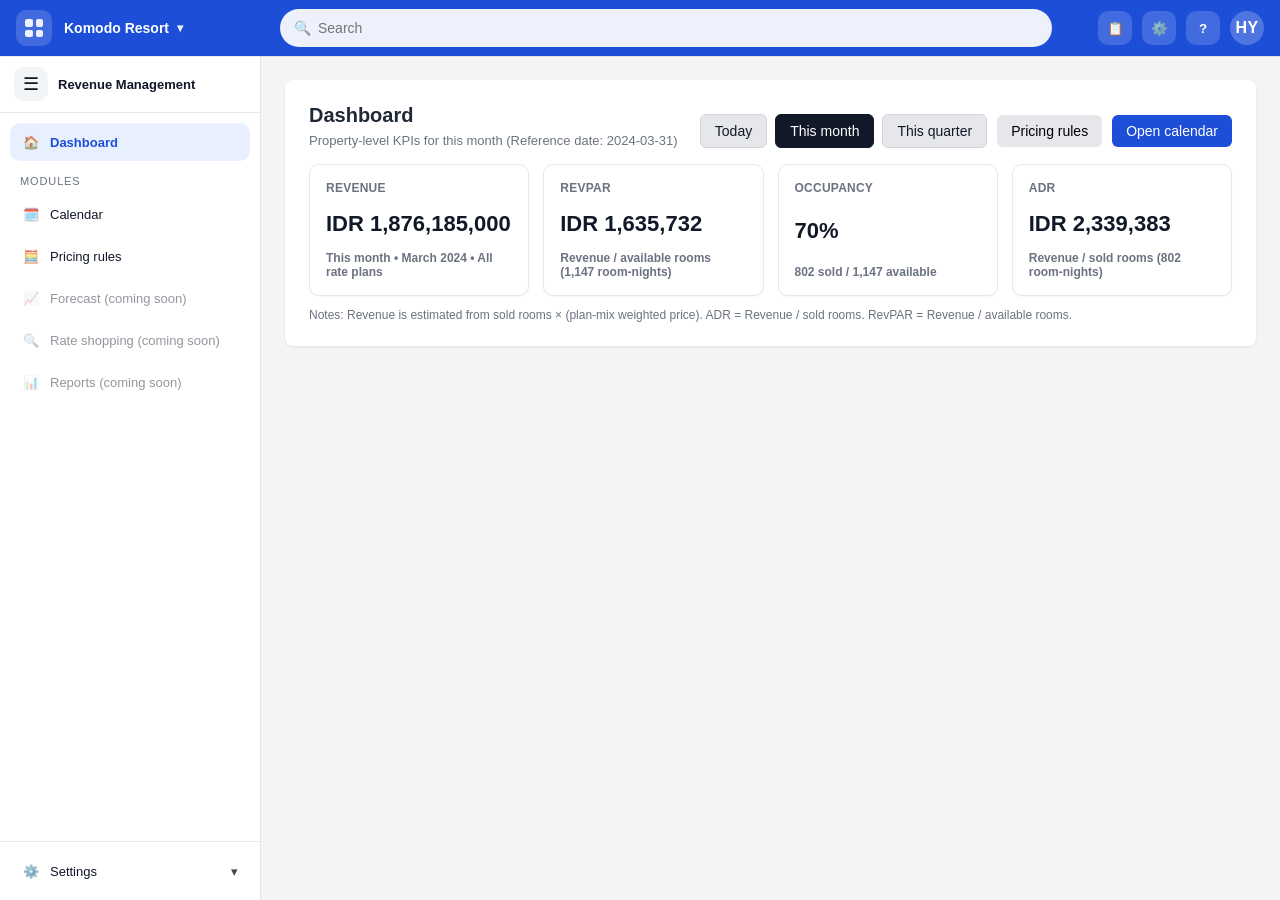
<file: index-v3.html>
<!DOCTYPE html>

<html lang="en">
<head>
<meta charset="utf-8"/>
<meta content="width=device-width, initial-scale=1" name="viewport"/>
<title>RMS – Revenue Management</title>
<style>
    /* =========================
       GLOBAL STYLE (Original)
    ========================= */
	    html, body{ overflow-x: hidden; }

    body {
      margin: 0;
      font-family: Inter, Arial, sans-serif;
      background: #f4f6fb;
      color: #1f2937;
    }

    :root{
  --brand-blue:#1d4ed8;
  --topbar-h:56px;
  --sidebar-w:260px;
  --bg:#f4f6fb;
  --card:#ffffff;
  --border:#e5e7eb;
  --text:#111827;
  --muted:#6b7280;
  --active-bg:#e8f0ff;
  --hover-bg:#f3f4f6;
}

.topbar{
  height: var(--topbar-h);
  background: var(--brand-blue);
  color: #fff;
  display: flex;
  align-items: center;
  justify-content: space-between;
  gap: 16px;
  padding: 0 16px;
  position: sticky;
  top: 0;
  z-index: 50;
  box-shadow: 0 1px 0 rgba(0,0,0,.08);
}
.tb-left{ display:flex; align-items:center; gap:12px; min-width: 220px; }
.tb-app{
  width: 36px; height: 36px;
  border: none; border-radius: 10px;
  background: rgba(255,255,255,.16);
  display: grid; place-items:center;
  cursor: pointer;
}
.tb-app .grid{
  width: 18px; height: 18px;
  display:grid;
  grid-template-columns: repeat(2, 1fr);
  gap: 3px;
}
.tb-app .grid span{
  background: rgba(255,255,255,.9);
  border-radius: 2px;
}
.tb-property{
  display:flex; align-items:center; gap:8px;
  font-weight: 600;
  white-space: nowrap;
}
.tb-property .name{ font-size: 14px; }
.tb-property .chev{ opacity: .9; font-size: 12px; }

.tb-search{
  flex: 1;
  max-width: 720px;
  position: relative;
  min-width: 240px;
}
.tb-search input{
  width: 100%;
  height: 38px;
  border-radius: 999px;
  border: none;
  outline: none;
  padding: 0 14px 0 38px;
  background: rgba(255,255,255,.92);
  color: #111827;
  font-size: 14px;
}
.tb-search .icon{
  position: absolute;
  left: 14px;
  top: 50%;
  transform: translateY(-50%);
  opacity: .6;
  font-size: 14px;
  color: #111827;
}

.tb-right{
  display:flex;
  align-items:center;
  gap: 10px;
  min-width: 220px;
  justify-content: flex-end;
}
.tb-icon{
  width: 34px; height: 34px;
  border: none;
  border-radius: 10px;
  background: rgba(255,255,255,.16);
  color:#fff;
  display:grid; place-items:center;
  cursor:pointer;
  font-weight: 700;
}
.tb-avatar{
  width: 34px; height: 34px;
  border-radius: 999px;
  background: rgba(255,255,255,.22);
  display:grid; place-items:center;
  font-weight: 700;
  letter-spacing: .02em;
}

/* ===========================
   LEFT MENU (Prostay-like)
============================ */
.sidebar{
  width: var(--sidebar-w);
  background: #fff;
  color: var(--text);
  display:flex;
  flex-direction: column;
  border-right: 1px solid var(--border);
}
.sidebar-top{
  height: 56px;
  display:flex;
  align-items:center;
  gap: 10px;
  padding: 0 14px;
  border-bottom: 1px solid var(--border);
}
.sb-collapse{
  width: 34px; height: 34px;
  border: none;
  border-radius: 10px;
  background: var(--hover-bg);
  color: var(--text);
  cursor: pointer;
  display:grid; place-items:center;
  font-size: 18px;
}
.sb-title{
  font-weight: 700;
  font-size: 13px;
  color: #111827;
}

.menu{
  padding: 10px 10px;
  display:flex;
  flex-direction: column;
  gap: 4px;
  overflow-y: auto;
  flex: 1;
}
.menu .section-label{
  margin: 10px 10px 4px;
  font-size: 11px;
  letter-spacing: .08em;
  text-transform: uppercase;
  color: var(--muted);
}
.menu-item{
  width:100%;
  background: transparent;
  border: none;
  color: var(--text);
  text-align:left;
  padding: 10px 12px;
  border-radius: 10px;
  cursor:pointer;
  display:flex;
  align-items:center;
  gap: 10px;
  font-size: 13px;
}
.menu-item:hover{
  background: var(--hover-bg);
}
.menu-item.active{
  background: var(--active-bg);
  color: var(--brand-blue);
  font-weight: 600;
}
.menu-item.disabled{
  opacity: .45;
  cursor: not-allowed;
}
.menu-icon{
  width: 18px; height: 18px;
  display:inline-grid;
  place-items:center;
  flex: 0 0 auto;
  color: currentColor;
  opacity: .9;
}

.menu-footer{
  padding: 10px;
  border-top: 1px solid var(--border);
  background: #fff;
}

.settings-dropdown{
  margin-top: 6px;
  padding: 6px;
  border-radius: 10px;
  background: #f9fafb;
  border: 1px solid var(--border);
}
.submenu-item{
  width:100%;
  background: transparent;
  border:none;
  color: var(--text);
  text-align:left;
  padding: 8px 10px;
  border-radius: 8px;
  cursor:pointer;
  font-size: 12px;
  display:flex;
  align-items:center;
  gap: 8px;
}
.submenu-item:hover{ background: var(--hover-bg); }

.hidden{ display:none !important; }

    /* Ensure main content scrolls nicely with fixed topbar */
    .content{
      flex: 1;
      padding: 24px;
      overflow-x: hidden;
      overflow-y: auto;
      background: #f3f4f6;
    }

    .layout { display: flex; height: calc(100vh - var(--topbar-h)); overflow: hidden; }
    .card {
      background: white;
      border-radius: 8px;
      padding: 24px;
      box-shadow: 0 1px 3px rgba(0,0,0,0.08);
      margin-bottom: 20px;
    }

    h1 { font-size: 20px; margin: 0; }

    .button {
      padding: 8px 14px;
      border-radius: 6px;
      border: none;
      cursor: pointer;
      font-size: 14px;
    }

    .button:disabled{ opacity: 0.55; cursor: not-allowed; }
    .primary { background: #1d4ed8; color: white; }
    .secondary { background: #e5e7eb; }

    .toggle{
      background: #e5e7eb;
      color: #111827;
      border: 1px solid #d1d5db;
    }
    .toggle:hover{ filter: brightness(0.98); }
    .toggle.active{
      background: #111827;
      color: #ffffff;
      border-color: #111827;
    }


    table {
      width: 100%;
      border-collapse: collapse;
      font-size: 14px;
    }
    th, td {
      text-align: left;
      padding: 10px;
      border-bottom: 1px solid #e5e7eb;
      vertical-align: top;
    }
    th {
      background: #f9fafb;
      font-weight: 600;
    }

    
    
    .pinbar{
      display: flex;
      align-items: center;
      gap: 14px;
      margin: 10px 0 12px;
      font-size: 13px;
      color: #374151;
      flex-wrap: wrap;
    }
    .pinbar .pin-item{
      display: inline-flex;
      align-items: center;
      gap: 6px;
      padding: 4px 8px;
      border: 1px solid #e5e7eb;
      border-radius: 999px;
      background: #ffffff;
    }
    .pinbar input[type="checkbox"]{
      width: 14px;
      height: 14px;
      accent-color: #1d4ed8;
    }
    .detail-table-wrap{
      width: 100%;
      max-width: 100%;
      /* Independent scroll area for the detail table */
      max-height: 380px;
      overflow-x: auto;
      overflow-y: auto;
      -webkit-overflow-scrolling: touch;
      border: 1px solid #e5e7eb;
      border-radius: 8px;
      background: #ffffff;
    }
    .detail-table-wrap table{
      /* Let the table grow to its content so horizontal scroll is always within this box */
      width: max-content;
      min-width: 100%;
    }
    .detail-table-wrap th,
    .detail-table-wrap td{
      white-space: nowrap;
    }
    /* Column sizing (auto-fit to content; JS will fine-tune widths after render) */
    .detail-table-wrap [data-col="room"]{ min-width: 220px; }
    .detail-table-wrap [data-col="avail"]{ min-width: 200px; }
    .detail-table-wrap [data-col="latest"]{ min-width: 220px; }
    .detail-table-wrap [data-col="rec"]{ min-width: 240px; }
    .detail-table-wrap [data-col^="plan-"]{ min-width: 180px; text-align: right; }
    .detail-table-wrap [data-col^="plan-"] .price{ text-align: right; }
    .detail-table-wrap [data-col="latest"], 
    .detail-table-wrap [data-col="rec"]{ text-align: left; }

    /* Ensure opaque row backgrounds so pinned columns never look transparent */
    .detail-table-wrap tbody td{ background: #ffffff; }
    .detail-table-wrap tbody tr.row-focused td{ background: #eef2ff; }


    .sticky-cell{
      position: sticky;
      background: inherit; /* inherits from td/th which we make opaque */
      background-clip: padding-box;
      z-index: 6;
    }
    th.sticky-cell{
      background: #f9fafb;
      background-clip: padding-box;
      z-index: 12;
    }
    .sticky-shadow{
      box-shadow: 2px 0 0 rgba(229, 231, 235, 1);
    }
.footer-note {
      font-size: 12px;
      color: #6b7280;
      margin-top: 12px;
    }

    .hidden { display: none; }

    /* =========================
       PRICING RULES PAGE LAYOUT
    ========================= */
    /* Pricing rules page should align with other pages (content padding = 24px)
       and keep a little extra right gutter so the main card never hugs the edge. */
    #pricingRulesView{
      width: 100%;
      box-sizing: border-box;
      /* match .content padding on the left; add a bit more on the right */
      padding: 24px 32px 24px 24px;
    }
    #pricingRulesView > .card{
      /* let the card size within the padded container */
      width: auto;
      max-width: none;
      margin: 0 0 20px 0;
    }
	    /* When the rules page is visible, use the whole content width (avoid big side gutters). */
/* Pricing rules layout: avoid page-level horizontal scroll */
	    .rules-grid{
	      margin-top: 14px;
	      display: grid;
	      /* minmax(0, 1fr) prevents overflow from long content */
	      grid-template-columns: minmax(0, 1fr) minmax(0, 420px);
	      gap: 14px;
	      align-items: start;
	    }
	    .rules-grid > .card{ min-width: 0; }

/* Pricing mode selector */
.mode-list{
  margin-top: 10px;
  display: grid;
  grid-template-columns: 1fr;
  gap: 10px;
}
.mode-option{
  display: flex;
  align-items: flex-start;
  gap: 12px;
  padding: 12px 12px;
  border: 1px solid #e5e7eb;
  border-radius: 12px;
  background: #ffffff;
}
.mode-option:hover{ border-color: #cbd5e1; }
.mode-option input[type="radio"]{
  width: 16px;
  height: 16px;
  margin-top: 3px;
  accent-color: #1d4ed8;
  flex: 0 0 auto;
}
.mode-meta{ min-width: 0; flex: 1; }
.mode-title{ font-weight: 800; }
.mode-desc{ margin-top: 2px; font-size: 12px; color: #6b7280; line-height: 1.35; }
.mode-pill{
  display:inline-flex;
  align-items:center;
  gap:8px;
  padding: 6px 10px;
  border-radius: 999px;
  background: #eef2ff;
  color: #1d4ed8;
  font-weight: 700;
  font-size: 12px;
}
.rules-disabled{
  opacity: 0.65;
}
.rules-disabled *{
  pointer-events: none;
}
.rules-disabled .footer-note{
  pointer-events: auto;
  opacity: 1;
}
    @media (max-width: 980px){
      .rules-grid{ grid-template-columns: 1fr; }
    }

    /* =========================
       MODULE: STYLES
       (Future modules add CSS here)
    ========================= */

    /* ===== KPI Dashboard Styles ===== */
    .kpi-grid{
      display: grid;
      grid-template-columns: repeat(4, 1fr);
      gap: 14px;
    }
    .kpi-card{
      border: 1px solid #e5e7eb;
      border-radius: 10px;
      padding: 16px;
      background: #fff;
      box-shadow: 0 1px 2px rgba(0,0,0,0.04);
      min-height: 98px;
      display: flex;
      flex-direction: column;
      justify-content: space-between;
    }
    .kpi-label{
      font-size: 12px;
      color: #6b7280;
      font-weight: 700;
      letter-spacing: 0.02em;
      text-transform: uppercase;
    }
    .kpi-value{
      margin-top: 8px;
      font-size: 22px;
      font-weight: 800;
      color: #111827;
    }
    .kpi-sub{
      margin-top: 6px;
      font-size: 12px;
      color: #6b7280;
      font-weight: 600;
    }
    .dashselect{
      padding: 8px 10px;
      border-radius: 8px;
      border: 1px solid #e5e7eb;
      background: #fff;
      color: #111827;
      font-size: 13px;
      outline: none;
      cursor: pointer;
    }
    @media (max-width: 980px){
      .kpi-grid{ grid-template-columns: repeat(2, 1fr); }
    }
    @media (max-width: 520px){
      .kpi-grid{ grid-template-columns: 1fr; }
    }


    /* ===== Calendar Module Styles ===== */
    .calendar-shell{
      border: 1px solid #e5e7eb;
      border-radius: 8px;
      overflow: hidden;
    }

    .calendar-toolbar{
      background: #1d4ed8;
      color: #fff;
      padding: 10px 12px;
      display: flex;
      align-items: center;
      gap: 10px;
      flex-wrap: wrap;
    }

    .calendar-toolbar .toolbtn{
      background: rgba(255,255,255,0.12);
      border: 1px solid rgba(255,255,255,0.22);
      color: #fff;
      padding: 8px 10px;
      border-radius: 6px;
      font-size: 13px;
      cursor: pointer;
    }
    .calendar-toolbar .toolbtn:hover{ background: rgba(255,255,255,0.18); }

    .calendar-toolbar .monthnav{
      margin-left: auto;
      margin-right: auto;
      display: flex;
      align-items: center;
      gap: 10px;
      font-weight: 600;
    }

    .calendar-toolbar .navbtn{
      width: 32px;
      height: 32px;
      border-radius: 6px;
      border: 1px solid rgba(255,255,255,0.22);
      background: rgba(255,255,255,0.12);
      color: #fff;
      cursor: pointer;
      font-size: 16px;
    }
    .calendar-toolbar .navbtn:hover{ background: rgba(255,255,255,0.18); }

    .calendar-toolbar .right{
      margin-left: auto;
      display: flex;
      align-items: center;
      gap: 10px;
    }

    .calendar-toolbar .label{
      font-size: 13px;
      opacity: 0.95;
      white-space: nowrap;
    }

    .calendar-toolbar .roomselect{
      padding: 8px 10px;
      border-radius: 6px;
      border: 1px solid rgba(255,255,255,0.22);
      background: rgba(255,255,255,0.12);
      color: #fff;
      font-size: 13px;
      outline: none;
      cursor: pointer;
    }
    .calendar-toolbar .roomselect option{ color: #111827; }

    .calendar{
      padding: 14px;
      background: #fff;
    }

    .calendar-dow{
      display: grid;
      grid-template-columns: repeat(7, 1fr);
      gap: 10px;
      margin-bottom: 10px;
      color: #6b7280;
      font-size: 12px;
      font-weight: 600;
    }

    .calendar-grid{
      display: grid;
      grid-template-columns: repeat(7, 1fr);
      gap: 10px;
    }

    .day{
      border: 1px solid #e5e7eb;
      border-radius: 8px;
      padding: 10px;
      min-height: 90px;
      background: #fff;
      cursor: pointer;
      position: relative;
      transition: box-shadow 0.12s ease, transform 0.12s ease;
      overflow: hidden;
    }

    .day:hover{
      box-shadow: 0 6px 14px rgba(29,78,216,0.10);
      transform: translateY(-1px);
    }

    .day.muted{
      background: #fafbff;
      color: #9ca3af;
      cursor: default;
    }

    .day.selected{
      outline: 2px solid rgba(29,78,216,0.55);
      box-shadow: 0 10px 20px rgba(29,78,216,0.12);
    }

    .day .daynum{
      position: absolute;
      top: 8px;
      right: 10px;
      font-size: 12px;
      color: #6b7280;
      font-weight: 600;
    }
    /* Occupancy fill (bottom-up) */
    .day .occfill{
      position: absolute;
      left: 0;
      right: 0;
      bottom: 0;
      height: 0%;
      background: rgba(29,78,216,0.14);
      pointer-events: none;
      z-index: 0;
    }
    .day .day-content{
      position: relative;
      z-index: 1;
    }


    /* Only show percent + price */
    .day .occ{
      margin-top: 6px;
      font-size: 12px;
      color: #6b7280;
      font-weight: 600;
    }

    .day .price{
      margin-top: 14px;
      font-weight: 700;
      font-size: 14px;
      color: #111827;
    }

    .day .soldout{
      margin-top: 14px;
      font-weight: 700;
      font-size: 14px;
      color: #1d4ed8;
    }

    .day-detail{
      border-top: 1px solid #e5e7eb;
      padding: 14px;
      background: #fff;
    }

    .day-detail-head{
      display: flex;
      align-items: flex-end;
      justify-content: space-between;
      gap: 10px;
      padding-bottom: 10px;
    }

    .day-detail .date{
      font-weight: 700;
      font-size: 16px;
    }

    .day-detail .sub{
      margin-top: 4px;
      color: #6b7280;
      font-size: 13px;
    }

    .day-detail-actions{
      display: flex;
      gap: 10px;
      flex-wrap: wrap;
      justify-content: flex-end;
    }

    @media (max-width: 980px){
      .calendar-toolbar .monthnav{
        margin-left: 0;
        margin-right: auto;
      }
    }
    @media (max-width: 760px){
      .calendar-dow, .calendar-grid{ gap: 6px; }
      .day{ min-height: 82px; }
    }
  </style>
</head>
<body>
<div class="topbar">
  <div class="tb-left">
    <button class="tb-app" type="button" title="Apps">
      <span class="grid"><span></span><span></span><span></span><span></span></span>
    </button>
    <div class="tb-property" title="Property">
      <span class="name">Komodo Resort</span>
      <span class="chev">▾</span>
    </div>
  </div>

  <div class="tb-search">
    <span class="icon">🔍</span>
    <input id="globalSearch" type="text" placeholder="Search" />
  </div>

  <div class="tb-right">
    <button class="tb-icon" type="button" title="Tasks">📋</button>
    <button class="tb-icon" type="button" title="Settings">⚙️</button>
    <button class="tb-icon" type="button" title="Help">?</button>
    <div class="tb-avatar" title="User">HY</div>
  </div>
</div>
<div class="layout">
<aside class="sidebar" id="leftMenu">
  <div class="sidebar-top">
    <button class="sb-collapse" type="button" title="Menu">☰</button>
    <div class="sb-title">Revenue Management</div>
  </div>

  <div class="menu">
    <button class="menu-item active" data-nav="dashboard" type="button">
      <span class="menu-icon">🏠</span>
      <span>Dashboard</span>
    </button>

    <div class="section-label">Modules</div>
    <button class="menu-item" data-nav="calendar" type="button">
      <span class="menu-icon">🗓️</span>
      <span>Calendar</span>
    </button>
    <button class="menu-item" data-nav="rules" type="button">
      <span class="menu-icon">🧮</span>
      <span>Pricing rules</span>
    </button>

    <button class="menu-item disabled" type="button" disabled>
      <span class="menu-icon">📈</span>
      <span>Forecast (coming soon)</span>
    </button>
    <button class="menu-item disabled" type="button" disabled>
      <span class="menu-icon">🔍</span>
      <span>Rate shopping (coming soon)</span>
    </button>
    <button class="menu-item disabled" type="button" disabled>
      <span class="menu-icon">📊</span>
      <span>Reports (coming soon)</span>
    </button>
  </div>

  <div class="menu-footer">
    <button class="menu-item" id="settingsToggle" type="button">
      <span class="menu-icon">⚙️</span>
      <span style="flex:1;">Settings</span>
      <span id="settingsChevron" style="opacity:.8;">▾</span>
    </button>
    <div class="settings-dropdown hidden" id="settingsDropdown">
      <button class="submenu-item" type="button">
        <span class="menu-icon">🧩</span>
        <span>General</span>
      </button>
      <button class="submenu-item" type="button">
        <span class="menu-icon">🔐</span>
        <span>Users & permissions</span>
      </button>
      <button class="submenu-item" type="button">
        <span class="menu-icon">🗄️</span>
        <span>Data sources</span>
      </button>
    </div>
  </div>
</aside>
<div class="content">
<div id="dashboardView">
<div class="card">
<div style="display:flex; align-items:flex-end; justify-content:space-between; gap:12px; flex-wrap:wrap;">
<div>
<h1 style="margin:0;">Dashboard</h1>
<div class="rms-muted" style="margin-top:6px;">
<span id="kpiRangeDesc">Property-level KPIs for this month</span> <span class="rms-muted" id="kpiRefDateLabel"></span>
</div>
</div>
<div style="display:flex; align-items:center; gap:10px; flex-wrap:wrap;">
<div id="kpiRangeGroup" style="display:flex; gap:8px; align-items:center; flex-wrap:wrap;">
<button class="button toggle" data-range="day" id="rangeDay">Today</button>
<button class="button toggle active" data-range="month" id="rangeMonth">This month</button>
<button class="button toggle" data-range="quarter" id="rangeQuarter">This quarter</button>
</div>
<button class="button secondary" id="btnGoRules">Pricing rules</button>
<button class="button primary" id="btnGoCalendar">Open calendar</button>
</div>
</div>
<div class="kpi-grid" style="margin-top:16px;">
<div class="kpi-card">
<div class="kpi-label">Revenue</div>
<div class="kpi-value" id="kpiRevenue">—</div>
<div class="kpi-sub" id="kpiRevenueSub">—</div>
</div>
<div class="kpi-card">
<div class="kpi-label">RevPAR</div>
<div class="kpi-value" id="kpiRevPAR">—</div>
<div class="kpi-sub" id="kpiRevPARSub">—</div>
</div>
<div class="kpi-card">
<div class="kpi-label">Occupancy</div>
<div class="kpi-value" id="kpiOcc">—</div>
<div class="kpi-sub" id="kpiOccSub">—</div>
</div>
<div class="kpi-card">
<div class="kpi-label">ADR</div>
<div class="kpi-value" id="kpiADR">—</div>
<div class="kpi-sub" id="kpiADRSub">—</div>
</div>
</div>
<div class="footer-note">
      Notes: Revenue is estimated from sold rooms × (plan-mix weighted price). ADR = Revenue / sold rooms. RevPAR = Revenue / available rooms.
    </div>
</div>
</div>
<div class="hidden" id="calendarView">
<div class="card" id="rms-root">
<h1>Revenue Management</h1>
<p style="color:#6b7280;font-size:13px;margin:8px 0 16px 0;">
          Click a date to view details. Prototype uses a tiny in-memory “DB” (date × room type × rate plan) for prices and inventory.
        </p>
<!-- Calendar goes here -->
<div id="calendarContainer">
<div class="calendar-shell">
<div class="calendar-toolbar">
<button class="toolbtn" id="btnToday">📅 Today</button>
<button class="toolbtn" id="btnGoDashboard">🏠 Overview</button>
<button class="toolbtn" id="btnManualPrices">Manually set prices</button>
<button class="toolbtn" id="btnPricingRules">Change pricing rules</button>
<div aria-label="Month navigation" class="monthnav">
<button aria-label="Previous month" class="navbtn" id="prevMonth">‹</button>
<div id="monthTitle">February 2024</div>
<button aria-label="Next month" class="navbtn" id="nextMonth">›</button>
</div>
<div class="right">
<span class="label">Room type price</span>
<select class="roomselect" id="roomTypeSelect">
<option selected="" value="Ocean View Bungalow">Ocean View Bungalow</option>
<option value="Family Bungalow">Family Bungalow</option>
<option value="Grand View">Grand View</option>
<option value="Grand Beach">Grand Beach</option>
<option value="Private Bamboo Bungalow">Private Bamboo Bungalow</option>
<option value="Presidential Suite">Presidential Suite</option>
</select>
<span class="label">Rate plan</span>
<select class="roomselect" id="ratePlanSelect">
<option selected="" value="Flexible Rate">Flexible Rate</option>
<option value="Non-refundable Rate">Non-refundable Rate</option>
<option value="Breakfast Included">Breakfast Included</option>
<option value="Package Deal">Package Deal</option>
</select>
</div>
</div>
<div class="calendar">
<div class="calendar-dow">
<div>Monday</div><div>Tuesday</div><div>Wednesday</div><div>Thursday</div>
<div>Friday</div><div>Saturday</div><div>Sunday</div>
</div>
<div class="calendar-grid" id="calendarGrid"></div>
</div>
<div class="day-detail">
<div class="day-detail-head">
<div>
<div class="date" id="detailDate">Fri, Feb 16, 2024</div>
<div class="sub" id="detailSub">Showing: Ocean View Bungalow • Flexible Rate</div>
</div>
<div class="day-detail-actions">
<button class="button secondary" id="detailManual">Manually set prices</button>
<button class="button secondary" id="detailRules">Change pricing rules</button>
<button class="button primary" id="detailApply">Apply recommendation</button>
</div>
</div>
<div class="pinbar" id="pinBar">
<div style="font-weight:700;">Pin columns</div>
<label class="pin-item"><input checked="" id="pin_room" type="checkbox"/> Room type</label>
<label class="pin-item"><input checked="" id="pin_avail" type="checkbox"/> Availability</label>
<label class="pin-item"><input checked="" id="pin_latest" type="checkbox"/> Latest change</label>
<label class="pin-item"><input checked="" id="pin_rec" type="checkbox"/> Recommendation</label>
<div class="footer-note" style="margin-left:auto;">Scroll right to view other rate plans</div>
</div>
<div class="detail-table-wrap" id="detailTableWrap">
<table>
<thead id="roomTableHead"></thead>
<tbody id="roomTableBody"></tbody>
</table>
</div>
<div class="footer-note">
                Prototype: prices + inventory come from an in-memory DB. Manual/apply changes update DB and refresh the UI.
              </div>
</div>
</div>
</div>
</div>
</div>
<div class="hidden" id="pricingRulesView">
<div class="card">
<div style="display:flex; align-items:flex-end; justify-content:space-between; gap:12px; flex-wrap:wrap;">
<div>
<h1 style="margin:0;">Pricing rule change</h1>
<div class="rms-muted" style="margin-top:6px;">
          Edit the rule set used to generate price recommendations. Changes are saved locally in this browser.
        </div>
</div>
<div style="display:flex; align-items:center; gap:10px; flex-wrap:wrap;">
<button class="button" id="btnRulesBackCalendar">Back to calendar</button>
<button class="button" id="btnRulesBackOverview">Back to overview</button>
<button class="button primary" id="btnRulesSave">Save changes</button>
</div>
</div>
<div style="margin-top:14px; display:flex; align-items:flex-end; justify-content:space-between; gap:12px; flex-wrap:wrap;">
  <div>
    <h2 style="margin:0; font-size:16px;">Pricing mode</h2>
    <div class="rms-muted" style="margin-top:6px;">
      Select how price recommendations are generated. The active mode applies across the calendar.
    </div>
  </div>
  <div class="mode-pill" id="activeModePill">Active mode: —</div>
</div>

<div class="mode-list" id="pricingModeList" style="margin-top:10px;">
  <label class="mode-option">
    <input type="radio" name="pricingMode" value="manual" id="mode_manual">
    <div class="mode-meta">
      <div class="mode-title">Manual pricing</div>
      <div class="mode-desc">No rules. Recommendations are disabled; prices are set manually.</div>
    </div>
  </label>

  <label class="mode-option">
    <input type="radio" name="pricingMode" value="occ" id="mode_occ">
    <div class="mode-meta">
      <div class="mode-title">Occupancy-based</div>
      <div class="mode-desc">Only occupancy affects the recommendation: farther dates do not matter.</div>
    </div>
  </label>

  <label class="mode-option">
    <input type="radio" name="pricingMode" value="occ_lead" id="mode_occ_lead">
    <div class="mode-meta">
      <div class="mode-title">Lead time + occupancy</div>
      <div class="mode-desc">Farther dates → higher price, higher occupancy → higher price. The total adjustment combines both factors.</div>
    </div>
  </label>
</div>

<div class="footer-note" id="modeNote" style="margin-top:8px;"></div>
<div style="border-top:1px solid #e5e7eb; margin:14px 0;"></div>
<div class="rules-grid">
<div class="card" id="rulesTiersCard" style="margin:0;">
<h2 id="rulesOccTitle" style="margin:0 0 10px 0; font-size:16px;">Occupancy-based recommendation tiers</h2>
<div class="rms-muted" id="rulesOccDesc" style="margin-bottom:10px;">
          For the selected date and room type, the recommendation adjusts the current price by the tier percentage.
        </div>
<div style="overflow:auto; border:1px solid #e5e7eb; border-radius:12px;">
<table class="detail-table" style="width:100%; border-collapse:separate; border-spacing:0;">
<thead>
<tr>
<th style="position:sticky; top:0;">Min occ %</th>
<th style="position:sticky; top:0;">Max occ %</th>
<th style="position:sticky; top:0;">Adjustment %</th>
</tr>
</thead>
<tbody id="rulesTierBody"></tbody>
</table>
</div>
<div style="display:flex; gap:10px; align-items:center; margin-top:10px; flex-wrap:wrap;">
<button class="button" id="btnRulesAddTier">Add tier</button>
<button class="button" id="btnRulesReset">Reset to default</button>
<span class="footer-note">Tip: Keep tiers contiguous (e.g., 0–35, 36–45, ...).</span>
</div>
</div>
<div class="card" id="rulesBehaviorCard" style="margin:0;">
<h2 style="margin:0 0 10px 0; font-size:16px;">Display behavior</h2>
<div style="display:flex; flex-direction:column; gap:10px;">
<label style="display:flex; gap:10px; align-items:flex-start;">
<input id="ruleSoldOutHideRec" type="checkbox">
<div>
<div style="font-weight:700;">Hide recommendation when sold out</div>
<div class="footer-note">If a room type is sold out on a date, show “Sold out” instead of a target price.</div>
</div>
</input></label>
<label style="display:flex; gap:10px; align-items:flex-start;">
<input id="ruleSoldOutHideLatest" type="checkbox">
<div>
<div style="font-weight:700;">Hide latest price change when sold out</div>
<div class="footer-note">Prevents “current price” messaging when inventory is 0.</div>
</div>
</input></label>
<div style="border-top:1px solid #e5e7eb; margin:2px 0;"></div>
<label style="display:flex; gap:10px; align-items:center;">
<span style="min-width:140px; font-weight:700;">Rounding (IDR)</span>
<input class="input" id="ruleRounding" min="1" step="1" style="width:140px;" type="number">
</input></label>
<div class="footer-note">Example: rounding 5000 means the recommended price will snap to the nearest 5,000 IDR.</div>
</div>
<div style="border-top:1px solid #e5e7eb; margin:14px 0;"></div>
<h2 style="margin:0 0 10px 0; font-size:16px;">Change log</h2>
<div id="rulesLog" style="font-family: ui-monospace, SFMono-Regular, Menlo, Monaco, Consolas, 'Liberation Mono', 'Courier New', monospace;
                                 font-size:12px; color:#111827; background:#f9fafb; border:1px solid #e5e7eb;
                                 border-radius:12px; padding:10px; max-height:240px; overflow:auto;"></div>
</div>

<div class="card hidden" id="rulesLeadCard" style="margin:0; grid-column: 1 / -1;">
  <h2 style="margin:0 0 10px 0; font-size:16px;">Lead-time adjustment tiers</h2>
  <div class="rms-muted" id="rulesLeadDesc" style="margin-bottom:10px;">
    In this mode, farther dates increase the recommended price. The final recommendation combines lead time and occupancy adjustments.
  </div>

  <div style="overflow:auto; border:1px solid #e5e7eb; border-radius:12px;">
    <table class="detail-table" style="width:100%; border-collapse:separate; border-spacing:0;">
      <thead>
        <tr>
          <th style="text-align:left; padding:10px 12px;">Min lead days</th>
          <th style="text-align:left; padding:10px 12px;">Max lead days</th>
          <th style="text-align:left; padding:10px 12px;">Adjustment %</th>
        </tr>
      </thead>
      <tbody id="rulesLeadTierBody"></tbody>
    </table>
  </div>

  <div style="margin-top:12px; display:flex; gap:10px; align-items:center; flex-wrap:wrap;">
    <button class="button" id="btnRulesAddLeadTier">Add lead-time tier</button>
    <button class="button" id="btnRulesResetLead">Reset lead-time tiers</button>
    <div class="footer-note">Tip: Keep tiers contiguous (e.g., 0–7, 8–30, 31–90, ...).</div>
  </div>
</div>
</div>
</div>
</div>
</div>
</div>

<!-- =========================================================
       MODULE CONTAINERS (placeholders for future interactions)
  ========================================================== -->
<div id="toast-root"></div>
<div id="modal-root"></div>
<div id="drawer-root"></div>
<script>
    /* =========================================================
       CORE NAMESPACE (stable)
    ========================================================== */
    window.RMS = {
      state: {
        selectedDay: null,
        selectedRoomType: null,
        selectedRatePlan: null,
        history: [],
        undoStack: []
      },
      modules: {},
      registerModule(name, module) {
        this.modules[name] = module;
        if (module.init) module.init(this);
      }
    };

    function renderAll() {
      Object.values(RMS.modules).forEach(m => {
        if (m.render) m.render(RMS);
      });
    }

    /* =========================================================
       MODULE: UI UTILS (toast / modal / drawer)
    ========================================================== */
    RMS.registerModule("uiUtilsBase", {
      init(RMS) {
        if (!document.getElementById("rms-ui-utils-style")) {
          const style = document.createElement("style");
          style.id = "rms-ui-utils-style";
          style.textContent = `
            #toast-root{
              position: fixed;
              right: 16px;
              bottom: 16px;
              display: flex;
              flex-direction: column;
              gap: 10px;
              z-index: 9999;
              pointer-events: none;
            }
            .rms-toast{
              background: #111827;
              color: #fff;
              padding: 10px 12px;
              border-radius: 8px;
              font-size: 13px;
              box-shadow: 0 10px 20px rgba(0,0,0,0.18);
              max-width: 340px;
              line-height: 1.25;
              opacity: 0;
              transform: translateY(8px);
              transition: opacity .15s ease, transform .15s ease;
              pointer-events: auto;
            }
            .rms-toast.show{ opacity: 1; transform: translateY(0); }
            .rms-toast .title{ font-weight: 700; margin-bottom: 4px; }
            .rms-toast .row{ display:flex; gap:8px; margin-top:8px; justify-content:flex-end; }
            .rms-toast button{
              border: 1px solid rgba(255,255,255,0.25);
              background: rgba(255,255,255,0.10);
              color: #fff;
              border-radius: 6px;
              padding: 6px 8px;
              font-size: 12px;
              cursor: pointer;
            }
            .rms-toast button:hover{ background: rgba(255,255,255,0.16); }

            .rms-backdrop{
              position: fixed;
              inset: 0;
              background: rgba(17,24,39,0.45);
              display: flex;
              align-items: center;
              justify-content: center;
              z-index: 9998;
              padding: 18px;
            }

            .rms-modal{
              width: min(720px, 100%);
              background: #fff;
              border-radius: 10px;
              box-shadow: 0 18px 40px rgba(0,0,0,0.22);
              overflow: hidden;
            }
            .rms-modal-header{
              padding: 14px 16px;
              border-bottom: 1px solid #e5e7eb;
              display: flex;
              align-items: center;
              justify-content: space-between;
              gap: 12px;
            }
            .rms-modal-title{ font-weight: 800; font-size: 15px; }
            .rms-modal-close{
              border: 1px solid #e5e7eb;
              background: #f9fafb;
              border-radius: 8px;
              width: 34px;
              height: 34px;
              cursor: pointer;
              font-size: 16px;
            }
            .rms-modal-close:hover{ background: #f3f4f6; }
            .rms-modal-body{ padding: 16px; }
            .rms-modal-footer{
              padding: 14px 16px;
              border-top: 1px solid #e5e7eb;
              display: flex;
              gap: 10px;
              justify-content: flex-end;
              background: #fff;
            }
            .rms-muted{ color:#6b7280; font-size:13px; }
          `;
          document.head.appendChild(style);
        }

        const ensureRoot = (id) => {
          let el = document.getElementById(id);
          if (!el) {
            el = document.createElement("div");
            el.id = id;
            document.body.appendChild(el);
          }
          return el;
        };
        const toastRoot = ensureRoot("toast-root");
        const modalRoot = ensureRoot("modal-root");

        document.addEventListener("keydown", (e) => {
          if (e.key === "Escape") modalRoot.innerHTML = "";
        });

        const api = {
          toast(message, opts = {}) {
            const { title = "", duration = 1800, actionText = "", onAction = null } = opts;

            const t = document.createElement("div");
            t.className = "rms-toast";
            t.innerHTML = `
              ${title ? `<div class="title">${title}</div>` : ""}
              <div>${message}</div>
              ${actionText ? `<div class="row"><button type="button" class="act">${actionText}</button></div>` : ""}
            `;

            toastRoot.appendChild(t);
            requestAnimationFrame(() => t.classList.add("show"));

            let timer = null;
            const remove = () => {
              t.classList.remove("show");
              setTimeout(() => t.remove(), 150);
            };

            if (actionText && onAction) {
              t.querySelector(".act")?.addEventListener("click", () => {
                try { onAction(); } finally { remove(); }
              });
            }

            timer = setTimeout(remove, duration);
            t.addEventListener("mouseenter", () => timer && clearTimeout(timer));
            t.addEventListener("mouseleave", () => timer = setTimeout(remove, duration));
          },

          openModal({ title = "Dialog", bodyHTML = "", footerHTML = "", onClose = null } = {}) {
            modalRoot.innerHTML = `
              <div class="rms-backdrop" role="dialog" aria-modal="true">
                <div class="rms-modal">
                  <div class="rms-modal-header">
                    <div class="rms-modal-title">${title}</div>
                    <button type="button" class="rms-modal-close" aria-label="Close">✕</button>
                  </div>
                  <div class="rms-modal-body">${bodyHTML}</div>
                  ${footerHTML ? `<div class="rms-modal-footer">${footerHTML}</div>` : ""}
                </div>
              </div>
            `;

            const backdrop = modalRoot.querySelector(".rms-backdrop");
            const closeBtn = modalRoot.querySelector(".rms-modal-close");

            const close = () => {
              modalRoot.innerHTML = "";
              if (typeof onClose === "function") onClose();
            };

            closeBtn?.addEventListener("click", close);
            backdrop?.addEventListener("click", (e) => {
              if (e.target === backdrop) close();
            });

            return { close };
          },

          closeModal() { modalRoot.innerHTML = ""; },

          confirm({ title = "Confirm", message = "Are you sure?", confirmText = "Confirm", cancelText = "Cancel" } = {}) {
            return new Promise((resolve) => {
              const footer = `
                <button type="button" class="button secondary" id="rmsConfirmCancel">${cancelText}</button>
                <button type="button" class="button primary" id="rmsConfirmOk">${confirmText}</button>
              `;
              api.openModal({
                title,
                bodyHTML: `<div class="rms-muted" style="white-space:pre-line;">${message}</div>`,
                footerHTML: footer,
                onClose: () => resolve(false)
              });

              document.getElementById("rmsConfirmCancel")?.addEventListener("click", () => {
                api.closeModal(); resolve(false);
              });
              document.getElementById("rmsConfirmOk")?.addEventListener("click", () => {
                api.closeModal(); resolve(true);
              });
            });
          }
        };

        RMS.ui = api;
      }
    });

    /* =========================================================
       MODULE: TINY IN-MEMORY DB (date × room × rate)
       - prices
       - inventory (total + remaining + delta24h)
       - latest price change events (per date × room × rate)
    ========================================================== */
    RMS.registerModule("db", {
      init(RMS) {
        const roomTypes = [
          "Ocean View Bungalow",
          "Family Bungalow",
          "Grand View",
          "Grand Beach",
          "Private Bamboo Bungalow",
          "Presidential Suite"
        ];

        const ratePlans = [
          "Flexible Rate",
          "Non-refundable Rate",
          "Breakfast Included",
          "Package Deal"
        ];

        const roomMult = {
          "Ocean View Bungalow": 1.00,
          "Family Bungalow": 1.12,
          "Grand View": 1.35,
          "Grand Beach": 1.48,
          "Private Bamboo Bungalow": 1.22,
          "Presidential Suite": 2.70
        };

        const rateMult = {
          "Flexible Rate": 1.00,
          "Non-refundable Rate": 0.92,
          "Breakfast Included": 1.10,
          "Package Deal": 1.18
        };

        const roomCapacity = {
          "Ocean View Bungalow": 12,
          "Family Bungalow": 8,
          "Grand View": 6,
          "Grand Beach": 4,
          "Private Bamboo Bungalow": 5,
          "Presidential Suite": 2
        };

        const roundTo = (n, step = 5000) => Math.round(n / step) * step;

        const dateKey = (y, mi, d) => {
          const mm = String(mi + 1).padStart(2, "0");
          const dd = String(d).padStart(2, "0");
          return `${y}-${mm}-${dd}`;
        };

        // Base prices (Ocean View + Flexible) per day for Feb (taken from your earlier mock)
        const febBase = {
          1:1900000, 2:1875000, 3:2050000, 4:1625000, 5:1975000, 6:1925000, 7:1850000,
          8:1925000, 9:1750000, 10:1900000, 11:1675000, 12:1650000, 13:1800000, 14:2150000,
          15:1925000, 16:2400000, 17:null, 18:2050000, 19:1950000, 20:1875000, 21:1900000,
          22:2000000, 23:2250000, 24:null, 25:1825000, 26:1775000, 27:1800000, 28:1850000, 29:1925000
        };

        const buildMonthBase = (days, baseStart) => {
          const o = {};
          for (let d = 1; d <= days; d++) {
            // small deterministic variation
            const bump = ((d % 9) * 0.018) + ((d % 4 === 0) ? -0.03 : 0);
            o[d] = roundTo(baseStart * (1 + bump), 5000);
          }
          // a couple sold-out days
          o[Math.min(17, days)] = null;
          o[Math.min(24, days)] = null;
          return o;
        };

        const janBase = buildMonthBase(31, 1750000);
        const marBase = buildMonthBase(31, 1950000);

        const db = {
          roomTypes,
          ratePlans,
          roomMult,
          rateMult,
          roomCapacity,
          prices: {},        // prices[date][room][rate] = number|null
          priceMode: {},     // priceMode[date][room][rate] = "auto"|"manual"|"applied"
          inventory: {},     // inventory[date][room] = {total, remaining, delta24h}
          latestChange: {},  // latestChange[date][room][rate] = {old, now, when}
          lastSoldPrice: {}, // lastSoldPrice[date][room][rate] = number|null
          baseFlexibleOcean: {} // baseFlexibleOcean[date] = base price (Ocean+Flexible) or null
        };

        const ensure = (obj, k, initVal) => {
          if (!obj[k]) obj[k] = initVal;
          return obj[k];
        };

        const seedMonth = (year, monthIndex, baseMap, whenLabel) => {
          const daysInMonth = new Date(year, monthIndex + 1, 0).getDate();

          for (let day = 1; day <= daysInMonth; day++) {
            const dk = dateKey(year, monthIndex, day);
            const base = baseMap[day] ?? null;
            db.baseFlexibleOcean[dk] = base;

            const pDay = ensure(db.prices, dk, {});
            const mDay = ensure(db.priceMode, dk, {});
            const iDay = ensure(db.inventory, dk, {});
            const cDay = ensure(db.latestChange, dk, {});

            roomTypes.forEach((room) => {
              pDay[room] = pDay[room] || {};
              mDay[room] = mDay[room] || {};
              cDay[room] = cDay[room] || {};

              // inventory
              const total = roomCapacity[room] ?? 5;
              // deterministic-ish remaining: more sold near weekends
              const dow = new Date(year, monthIndex, day).getDay(); // 0 Sun ... 6 Sat
              const isWeekend = (dow === 0 || dow === 6);
              const pressure = (isWeekend ? 0.72 : 0.55) + ((day % 7) * 0.03);
              let remaining = Math.max(0, Math.round(total * (1 - Math.min(0.98, pressure))));
              // if base is null => sold out across the board
              if (base == null) remaining = 0;

              const delta24 = -((day % 4)); // 0..-3 (availability usually decreases)
              iDay[room] = { total, remaining, delta24h: delta24 };

              const sDay = ensure(db.lastSoldPrice, dk, {});
              sDay[room] = sDay[room] || {};

              // prices for all rate plans
              ratePlans.forEach((rp) => {
                const rm = roomMult[room] ?? 1.0;
                const rtm = rateMult[rp] ?? 1.0;

                const autoPrice = (base == null) ? null : roundTo(base * rm * rtm, 5000);

// If sold out for this date+room: don't show "current price", keep last sold price for history
if (iDay[room].remaining <= 0) {
  pDay[room][rp] = null;
  mDay[room][rp] = "auto";
  sDay[room][rp] = autoPrice; // last sold at the would-be auto price (prototype)
  const old = (autoPrice == null) ? null : roundTo(autoPrice * 0.96, 5000);
  cDay[room][rp] = { old, now: autoPrice, when: whenLabel };
} else {
  pDay[room][rp] = autoPrice;
  mDay[room][rp] = "auto";
  sDay[room][rp] = null;
  const old = (autoPrice == null) ? null : roundTo(autoPrice * 0.96, 5000);
  cDay[room][rp] = { old, now: autoPrice, when: whenLabel };
}
              });
            });
          }
        };

        // Seed Jan/Feb/Mar 2024
        seedMonth(2024, 0, janBase, "Initial");
        seedMonth(2024, 1, febBase, "Jan 1");
        seedMonth(2024, 2, marBase, "Initial");

        // Public API
        RMS.db = {
          data: db,

          dateKey,

          getPrice(dateKey, roomType, ratePlan) {
            return db.prices?.[dateKey]?.[roomType]?.[ratePlan] ?? null;
          },

          getLastSoldPrice(dateKey, roomType, ratePlan) {
            return db.lastSoldPrice?.[dateKey]?.[roomType]?.[ratePlan]
              ?? db.latestChange?.[dateKey]?.[roomType]?.[ratePlan]?.now
              ?? null;
          },

          getPriceMode(dateKey, roomType, ratePlan) {
            return db.priceMode?.[dateKey]?.[roomType]?.[ratePlan] ?? "auto";
          },

          setPrice(dateKey, roomType, ratePlan, newPrice, mode = "manual") {
            const old = db.prices?.[dateKey]?.[roomType]?.[ratePlan] ?? null;

            if (!db.prices[dateKey]) db.prices[dateKey] = {};
            if (!db.prices[dateKey][roomType]) db.prices[dateKey][roomType] = {};
            db.prices[dateKey][roomType][ratePlan] = newPrice;

            if (!db.priceMode[dateKey]) db.priceMode[dateKey] = {};
            if (!db.priceMode[dateKey][roomType]) db.priceMode[dateKey][roomType] = {};
            db.priceMode[dateKey][roomType][ratePlan] = mode;

            if (!db.latestChange[dateKey]) db.latestChange[dateKey] = {};
            if (!db.latestChange[dateKey][roomType]) db.latestChange[dateKey][roomType] = {};
            db.latestChange[dateKey][roomType][ratePlan] = { old, now: newPrice, when: "Just now" };

            return { old, now: newPrice };
          },

          resetToAuto(dateKey, roomType, ratePlan) {
            const base = db.baseFlexibleOcean[dateKey];
            const rm = db.roomMult[roomType] ?? 1.0;
            const rtm = db.rateMult[ratePlan] ?? 1.0;
            const autoPrice = (base == null) ? null : roundTo(base * rm * rtm, 5000);

            return this.setPrice(dateKey, roomType, ratePlan, autoPrice, "auto");
          },

          getInventory(dateKey, roomType) {
            return db.inventory?.[dateKey]?.[roomType] ?? { total: 0, remaining: 0, delta24h: 0 };
          },

          setInventory(dateKey, roomType, patch) {
            if (!db.inventory[dateKey]) db.inventory[dateKey] = {};
            const current = db.inventory[dateKey][roomType] || { total: 0, remaining: 0, delta24h: 0 };
            db.inventory[dateKey][roomType] = { ...current, ...patch };
          },

          getLatestChange(dateKey, roomType, ratePlan) {
            return db.latestChange?.[dateKey]?.[roomType]?.[ratePlan] ?? { old: null, now: null, when: "—" };
          }
        };
      }
    });

    /* =========================================================
       MODULE: CORE CALENDAR (now powered by RMS.db)
    ========================================================== */
    
    /* =========================================================
       MODULE: PRICING RULES
       (Editable rule set for recommendations; stored in localStorage)
    ========================================================== */
    RMS.registerModule("pricingRules", {
      storageKey: "rms_pricing_rules_v1",
      logKey: "rms_pricing_rules_log_v1",

      defaultRules(){
        return {
          rounding: 5000,
          soldOut: {
            hideRecommendation: true,
            hideLatestChange: true
          },
pricingMode: "occ",
leadTimeTiers: [
  { minDays: 0,  maxDays: 7,   adjPct: 0 },
  { minDays: 8,  maxDays: 30,  adjPct: 2 },
  { minDays: 31, maxDays: 90,  adjPct: 5 },
  { minDays: 91, maxDays: 365, adjPct: 8 }
],
          occupancyTiers: [
            { min: 0,  max: 35, adjPct: -5 },
            { min: 36, max: 45, adjPct: -3 },
            { min: 46, max: 69, adjPct: 0 },
            { min: 70, max: 84, adjPct: 3 },
            { min: 85, max: 100, adjPct: 6 }
          ]
        };
      },

      getRules(){
        try {
          const raw = localStorage.getItem(this.storageKey);
          if (!raw) return this.defaultRules();
          const parsed = JSON.parse(raw);
          return this.normalizeRules(parsed);
        } catch (e) {
          return this.defaultRules();
        }
      },

      normalizeRules(r){
        const d = this.defaultRules();
        const out = {
  rounding: Number(r?.rounding ?? d.rounding),
  soldOut: {
    hideRecommendation: !!(r?.soldOut?.hideRecommendation ?? d.soldOut.hideRecommendation),
    hideLatestChange: !!(r?.soldOut?.hideLatestChange ?? d.soldOut.hideLatestChange)
  },
  pricingMode: (typeof r?.pricingMode === "string" ? r.pricingMode : d.pricingMode),
  leadTimeTiers: Array.isArray(r?.leadTimeTiers) ? r.leadTimeTiers.map(t => ({
    minDays: Number(t.minDays),
    maxDays: Number(t.maxDays),
    adjPct: Number(t.adjPct)
  })) : d.leadTimeTiers,
  occupancyTiers: Array.isArray(r?.occupancyTiers) ? r.occupancyTiers.map(t => ({
    min: Number(t.min),
    max: Number(t.max),
    adjPct: Number(t.adjPct)
  })) : d.occupancyTiers
};

        if (!Number.isFinite(out.rounding) || out.rounding <= 0) out.rounding = d.rounding;

// Pricing mode
const allowedModes = new Set(["manual", "occ", "occ_lead"]);
if (!allowedModes.has(out.pricingMode)) out.pricingMode = d.pricingMode;

// Lead time tiers
out.leadTimeTiers = (out.leadTimeTiers || [])
  .filter(t => Number.isFinite(t.minDays) && Number.isFinite(t.maxDays) && Number.isFinite(t.adjPct))
  .map(t => ({
    minDays: Math.max(0, Math.round(t.minDays)),
    maxDays: Math.max(0, Math.round(t.maxDays)),
    adjPct: Math.max(-100, Math.min(100, Number(t.adjPct)))
  }))
  .filter(t => t.maxDays >= t.minDays)
  .sort((a,b) => a.minDays - b.minDays);

if (!out.leadTimeTiers.length) out.leadTimeTiers = d.leadTimeTiers;

        // Clean tiers
        out.occupancyTiers = out.occupancyTiers
          .filter(t => Number.isFinite(t.min) && Number.isFinite(t.max) && Number.isFinite(t.adjPct))
          .map(t => ({
            min: Math.max(0, Math.min(100, Math.round(t.min))),
            max: Math.max(0, Math.min(100, Math.round(t.max))),
            adjPct: Math.max(-100, Math.min(100, Number(t.adjPct)))
          }))
          .sort((a,b) => a.min - b.min);

        if (!out.occupancyTiers.length) out.occupancyTiers = d.occupancyTiers;

        return out;
      },

      setRules(rules, { logMessage } = {}){
        const normalized = this.normalizeRules(rules);
        localStorage.setItem(this.storageKey, JSON.stringify(normalized));
        this.appendLog(logMessage || "Saved pricing rules");
        return normalized;
      },

      reset(){
        localStorage.removeItem(this.storageKey);
        this.appendLog("Reset to default rules");
      },

      getLog(){
        try {
          const raw = localStorage.getItem(this.logKey);
          if (!raw) return [];
          const arr = JSON.parse(raw);
          return Array.isArray(arr) ? arr : [];
        } catch {
          return [];
        }
      },

      appendLog(message){
        const ts = new Date().toISOString().replace("T"," ").slice(0,19);
        const line = `[${ts}] ${message}`;
        const log = this.getLog();
        log.unshift(line);
        localStorage.setItem(this.logKey, JSON.stringify(log.slice(0, 50)));
      },

      getModeLabel(mode){
        const m = String(mode || "");
        if (m === "manual") return "Manual pricing";
        if (m === "occ") return "Occupancy-based";
        if (m === "occ_lead") return "Lead time + occupancy";
        return m || "—";
      },

      // Public API consumed by the calendar view
      recommendPrice(current, occPercent, dateKey = null){
  if (current == null) return null;
  const rules = this.getRules();
  const mode = rules.pricingMode || "occ";

  // Manual pricing mode: no automatic recommendation
  if (mode === "manual") return null;

  // Occupancy adjustment
  const occ = Number(occPercent);
  const occTier = rules.occupancyTiers.find(t => occ >= t.min && occ <= t.max);
  const occAdjPct = occTier ? Number(occTier.adjPct) : 0;

  // Lead time adjustment (only for occ_lead)
  let leadAdjPct = 0;
  if (mode === "occ_lead" && dateKey) {
    const parseKey = (k) => {
      const [y,m,d] = String(k).split("-").map(Number);
      return new Date(y, (m||1) - 1, d || 1);
    };
    const refKey = window.RMS?.time?.businessDateKey || dateKey;
    const ms = parseKey(dateKey).getTime() - parseKey(refKey).getTime();
    const leadDays = Math.max(0, Math.round(ms / 86400000));

    const lt = rules.leadTimeTiers.find(t => leadDays >= t.minDays && leadDays <= t.maxDays);
    leadAdjPct = lt ? Number(lt.adjPct) : 0;
  }

  const totalAdj = (occAdjPct + leadAdjPct) / 100;
  const rec = current * (1 + totalAdj);
  const round = Math.max(1, Number(rules.rounding) || 1);
  return Math.round(rec / round) * round;
},

      init(RMS){
        // Expose helpers under RMS.pricing for convenient access across modules
        RMS.pricing = {
          getRules: () => this.getRules(),
          setRules: (r, opts) => this.setRules(r, opts),
          recommendPrice: (current, occPercent, dateKey = null) => this.recommendPrice(current, occPercent, dateKey),
          getModeLabel: (mode) => this.getModeLabel(mode)
        };

        // Establish a consistent "business date" for lead-time calculations in this prototype
        if (!RMS.time) RMS.time = {};
        if (!RMS.time.businessDateKey) {
          try {
            const keys = Object.keys(RMS.db?.data?.prices || {});
            RMS.time.businessDateKey = keys.sort().slice(-1)[0] || new Date().toISOString().slice(0,10);
          } catch {
            RMS.time.businessDateKey = new Date().toISOString().slice(0,10);
          }
        }

        // Bind UI controls (rules view)
        document.getElementById("btnRulesSave")?.addEventListener("click", () => {
          const rules = this.readFromUI();
          if (!rules) return; // validation already shown
          this.setRules(rules, { logMessage: "Saved changes from Pricing rule change page" });
          RMS.ui?.toast?.("Saved", { title: "Pricing rules" });
          // Re-render details table if open
          RMS.modules.coreCalendar?.renderDetailsTable?.(RMS);
          this.render(RMS);
        });

        document.getElementById("btnRulesReset")?.addEventListener("click", () => {
          this.reset();
          RMS.ui?.toast?.("Default rules restored", { title: "Pricing rules" });
          this.render(RMS);
          RMS.modules.coreCalendar?.renderDetailsTable?.(RMS);
        });

        document.getElementById("btnRulesAddTier")?.addEventListener("click", () => {
  const cur = this.readFromUI({ validate: false }) || this.getRules();
  cur.occupancyTiers.push({ min: 0, max: 0, adjPct: 0 });
  this.render(RMS, cur);
});

document.getElementById("btnRulesAddLeadTier")?.addEventListener("click", () => {
  const cur = this.readFromUI({ validate: false }) || this.getRules();
  cur.leadTimeTiers = cur.leadTimeTiers || [];
  cur.leadTimeTiers.push({ minDays: 0, maxDays: 0, adjPct: 0 });
  this.render(RMS, cur);
});

document.getElementById("btnRulesResetLead")?.addEventListener("click", () => {
  const cur = this.readFromUI({ validate: false }) || this.getRules();
  const defaults = this.defaultRules();
  cur.leadTimeTiers = defaults.leadTimeTiers;
  this.render(RMS, cur);
});

// Mode selection: re-render instantly (Save to apply)
document.getElementById("pricingModeList")?.addEventListener("change", () => {
  const cur = this.readFromUI({ validate: false });
  if (!cur) return;
  this.render(RMS, cur);
});

// Delete tier actions (draft only; Save to apply)
document.getElementById("rulesTierBody")?.addEventListener("click", (e) => {
  const btn = e.target?.closest?.('button[data-action="delete-tier"]');
  if (!btn) return;
  const idx = Number(btn.dataset.idx);
  const cur = this.readFromUI({ validate: false });
  if (!cur) return;
  if (Number.isFinite(idx)) cur.occupancyTiers.splice(idx, 1);
  this.render(RMS, cur);
});

document.getElementById("rulesLeadTierBody")?.addEventListener("click", (e) => {
  const btn = e.target?.closest?.('button[data-action="delete-lead-tier"]');
  if (!btn) return;
  const idx = Number(btn.dataset.idx);
  const cur = this.readFromUI({ validate: false });
  if (!cur) return;
  cur.leadTimeTiers = cur.leadTimeTiers || [];
  if (Number.isFinite(idx)) cur.leadTimeTiers.splice(idx, 1);
  this.render(RMS, cur);
});

document.getElementById("rulesTierBody")?.addEventListener("input"
, (e) => {
          const t = e.target;
          if (!(t instanceof HTMLInputElement)) return;
          // keep UI responsive; no-op here, values will be read on Save
        });
      },

      readFromUI({ validate = true } = {}){
        const tbody = document.getElementById("rulesTierBody");
        if (!tbody) return null;

        const rows = [...tbody.querySelectorAll("tr")];
        const tiers = rows.map((tr) => {
          const min = Number(tr.querySelector('input[data-field="min"]')?.value);
          const max = Number(tr.querySelector('input[data-field="max"]')?.value);
          const adjPct = Number(tr.querySelector('input[data-field="adjPct"]')?.value);
          return { min, max, adjPct };
        });

        // Basic validation (occupancy tiers)
        if (validate) {
          for (const t of tiers) {
            if (!Number.isFinite(t.min) || !Number.isFinite(t.max) || !Number.isFinite(t.adjPct)) {
              window.RMS?.ui?.toast?.("Please fill in all tier values.", { title: "Validation" });
              return null;
            }
            if (t.min > t.max) {
              window.RMS?.ui?.toast?.("Tier min occupancy must be ≤ max occupancy.", { title: "Validation" });
              return null;
            }
          }
        } else {
          // Make the draft robust while switching modes (avoid blocking on partially edited inputs)
          for (const t of tiers) {
            if (!Number.isFinite(t.min)) t.min = 0;
            if (!Number.isFinite(t.max)) t.max = 0;
            if (!Number.isFinite(t.adjPct)) t.adjPct = 0;
            if (t.min > t.max) [t.min, t.max] = [t.max, t.min];
          }
        }

        
        // Lead-time tiers
        const leadTbody = document.getElementById("rulesLeadTierBody");
        const leadRows = leadTbody ? [...leadTbody.querySelectorAll("tr")] : [];
        const leadTimeTiers = leadRows.length ? leadRows.map((tr) => {
          const minDays = Number(tr.querySelector('input[data-field="minDays"]')?.value);
          const maxDays = Number(tr.querySelector('input[data-field="maxDays"]')?.value);
          const adjPct = Number(tr.querySelector('input[data-field="adjPct"]')?.value);
          return { minDays, maxDays, adjPct };
        }) : (this.getRules().leadTimeTiers || []);

        if (validate) {
          for (const t of leadTimeTiers) {
            if (!Number.isFinite(t.minDays) || !Number.isFinite(t.maxDays) || !Number.isFinite(t.adjPct)) {
              window.RMS?.ui?.toast?.("Please fill in all lead-time tier values.", { title: "Validation" });
              return null;
            }
            if (t.minDays > t.maxDays) {
              window.RMS?.ui?.toast?.("Lead-time tier min days must be ≤ max days.", { title: "Validation" });
              return null;
            }
          }
        } else {
          for (const t of leadTimeTiers) {
            if (!Number.isFinite(t.minDays)) t.minDays = 0;
            if (!Number.isFinite(t.maxDays)) t.maxDays = 0;
            if (!Number.isFinite(t.adjPct)) t.adjPct = 0;
            if (t.minDays > t.maxDays) [t.minDays, t.maxDays] = [t.maxDays, t.minDays];
          }
        }

const rounding = Number(document.getElementById("ruleRounding")?.value);
        if (!Number.isFinite(rounding) || rounding <= 0) {
          window.RMS?.ui?.toast?.("Rounding must be a positive number.", { title: "Validation" });
          return null;
        }

        const hideRec = !!document.getElementById("ruleSoldOutHideRec")?.checked;
        const hideLatest = !!document.getElementById("ruleSoldOutHideLatest")?.checked;

        const pricingMode = document.querySelector('input[name="pricingMode"]:checked')?.value || this.getRules().pricingMode || "occ";

        return {
          pricingMode,
          rounding,
          soldOut: {
            hideRecommendation: hideRec,
            hideLatestChange: hideLatest
          },
          occupancyTiers: tiers,
          leadTimeTiers: leadTimeTiers
        };
      },

      render(RMS, draftRules = null){
  const appliedRules = this.getRules();
  const rules = draftRules ? this.normalizeRules(draftRules) : appliedRules;

  // Mode UI (applied vs editing)
  const appliedMode = appliedRules.pricingMode || "occ";
  const editingMode = rules.pricingMode || "occ";
  const pill = document.getElementById("activeModePill");
  if (pill) pill.textContent = `Applied mode: ${this.getModeLabel(appliedMode)}`;

  const modeNote = document.getElementById("modeNote");
  if (modeNote) {
    const extra = (editingMode !== appliedMode) ? ` • Editing: ${this.getModeLabel(editingMode)} (Save to apply)` : "";
    let detail = "";
    if (editingMode === "manual") {
      detail = "Manual mode disables automatic recommendations.";
    } else if (editingMode === "occ") {
      detail = "Recommendations adjust price based on occupancy tiers only.";
    } else {
      detail = "Recommendations increase with both lead time (farther dates) and occupancy.";
    }
    modeNote.textContent = `${detail}${extra}`;
  }

  // Set radio selection
  document.querySelectorAll('input[name="pricingMode"]').forEach((el) => {
    if (!(el instanceof HTMLInputElement)) return;
    el.checked = (el.value === editingMode);
  });

  // Enable/disable rule editing panels depending on mode
  const tiersCard = document.getElementById("rulesTiersCard");
  const behaviorCard = document.getElementById("rulesBehaviorCard");
  const isManual = (editingMode === "manual");
  tiersCard?.classList.toggle("rules-disabled", isManual);
  behaviorCard?.classList.toggle("rules-disabled", isManual);

  const leadCard = document.getElementById("rulesLeadCard");
  const showLead = (editingMode === "occ_lead");
  if (leadCard) leadCard.classList.toggle("hidden", !showLead);

  // Update section labels to match the selected mode
  const occTitle = document.getElementById("rulesOccTitle");
  const occDesc = document.getElementById("rulesOccDesc");
  if (occTitle) occTitle.textContent = (editingMode === "occ_lead")
    ? "Occupancy adjustment tiers"
    : "Occupancy-based recommendation tiers";
  if (occDesc) occDesc.textContent = (editingMode === "occ_lead")
    ? "Occupancy contributes an adjustment by tier. Combined with lead-time tiers below."
    : "For the selected date and room type, the recommendation adjusts the current price by the tier percentage.";

  // Lead-time tiers table
  const ltBody = document.getElementById("rulesLeadTierBody");
  if (ltBody) {
    ltBody.innerHTML = (rules.leadTimeTiers || []).map((t, i) => `
      <tr>
        <td style="padding:10px 12px;"><input class="input" type="number" min="0" max="3650" data-idx="${i}" data-field="minDays" value="${t.minDays}" style="width:140px;"></td>
        <td style="padding:10px 12px;"><input class="input" type="number" min="0" max="3650" data-idx="${i}" data-field="maxDays" value="${t.maxDays}" style="width:140px;"></td>
        <td style="padding:10px 12px; display:flex; gap:10px; align-items:center;">
          <input class="input" type="number" min="-100" max="100" step="1" data-idx="${i}" data-field="adjPct" value="${t.adjPct}" style="width:140px;">
          <button class="button" data-action="delete-lead-tier" data-idx="${i}" style="padding:6px 10px;">Delete</button>
        </td>
      </tr>
    `).join("");
  }

        // Controls
        const roundingEl = document.getElementById("ruleRounding");
        if (roundingEl) roundingEl.value = String(rules.rounding);

        const hideRec = document.getElementById("ruleSoldOutHideRec");
        if (hideRec) hideRec.checked = !!rules.soldOut.hideRecommendation;

        const hideLatest = document.getElementById("ruleSoldOutHideLatest");
        if (hideLatest) hideLatest.checked = !!rules.soldOut.hideLatestChange;

        // Tiers
        const tbody = document.getElementById("rulesTierBody");
        if (tbody) {
          tbody.innerHTML = rules.occupancyTiers.map((t, i) => `
            <tr>
              <td><input class="input" type="number" min="0" max="100" step="1" data-idx="${i}" data-field="min" value="${t.min}" style="width:120px;"></td>
              <td><input class="input" type="number" min="0" max="100" step="1" data-idx="${i}" data-field="max" value="${t.max}" style="width:120px;"></td>
              <td style="display:flex; gap:10px; align-items:center;">
                <input class="input" type="number" min="-100" max="100" step="0.5" data-idx="${i}" data-field="adjPct" value="${t.adjPct}" style="width:120px;">
                <button class="button" data-action="delete-tier" data-idx="${i}" style="padding:6px 10px;">Delete</button>
              </td>
            </tr>
          `).join("");

          // bind delete buttons
          tbody.querySelectorAll('button[data-action="delete-tier"]').forEach((btn) => {
            btn.addEventListener("click", (e) => {
              e.preventDefault();
              const idx = Number(btn.getAttribute("data-idx"));
              const cur = this.readFromUI();
              if (!cur) return;
              cur.occupancyTiers.splice(idx, 1);
              this.render(RMS, cur);
            });
          });
        }

        // Log
        const logEl = document.getElementById("rulesLog");
        if (logEl) {
          const log = this.getLog();
          logEl.innerHTML = log.length ? log.map(l => `<div>${l.replace(/</g,"&lt;")}</div>`).join("") : `<div class="rms-muted">No changes yet.</div>`;
        }
      }
    });

RMS.registerModule("coreCalendar", {
      init(RMS) {
        // default: Feb 2024 / day 16
        this.year = 2024;
        this.monthIndex = 1;
        this.monthName = "February";
        RMS.state.selectedDay = 16;

        RMS.state.selectedRoomType = "Ocean View Bungalow";
        RMS.state.selectedRatePlan = "Flexible Rate";

        this.bindEvents(RMS);
      
        this.bindPinnedControls(RMS);
},

      mondayIndex(jsDay){ return (jsDay + 6) % 7; },

      formatDate(d){
        return d.toLocaleDateString("en-US", { weekday:"short", month:"short", day:"numeric", year:"numeric" });
      },

      formatIDR(n){
        return "IDR " + Number(n).toLocaleString("en-US");
      },

      getDateKey(day) {
        return RMS.db.dateKey(this.year, this.monthIndex, day);
      },

      // occupancy% computed from inventory for selected room type
      getOccPercent(day, roomType) {
        const dk = this.getDateKey(day);
        const inv = RMS.db.getInventory(dk, roomType);
        if (!inv.total) return 0;
        const occ = Math.round((1 - (inv.remaining / inv.total)) * 100);
        return Math.max(0, Math.min(100, occ));
      },

      render(RMS){
        const monthTitle = document.getElementById("monthTitle");
        if(monthTitle) monthTitle.textContent = `${this.monthName} ${this.year}`;

        // keep detailSub up to date
        const sub = document.getElementById("detailSub");
        if (sub) sub.textContent = `Showing: ${RMS.state.selectedRoomType} • ${RMS.state.selectedRatePlan}`;


const applyBtn = document.getElementById("detailApply");
if (applyBtn) {
  const pm = RMS.pricing?.getRules?.()?.pricingMode || "occ";
  applyBtn.disabled = (pm === "manual");
  applyBtn.title = (pm === "manual") ? "Manual pricing mode: no recommendation to apply." : "";
}

        this.renderCalendarGrid(RMS);
        this.renderTable(RMS);
        this.applySelectedDay(RMS, RMS.state.selectedDay ?? 1);
      },

      renderCalendarGrid(RMS){
        const grid = document.getElementById("calendarGrid");
        if(!grid) return;

        const firstDay = new Date(this.year, this.monthIndex, 1);
        const daysInMonth = new Date(this.year, this.monthIndex + 1, 0).getDate();
        const leadBlanks = this.mondayIndex(firstDay.getDay());

        const roomType = RMS.state.selectedRoomType;
        const ratePlan = RMS.state.selectedRatePlan;

        const cellHTML = (dayNumber, isMuted=false) => {
          if(isMuted) return `<div class="day muted" aria-hidden="true"></div>`;

          const dk = this.getDateKey(dayNumber);
          const price = RMS.db.getPrice(dk, roomType, ratePlan);
          const inv = RMS.db.getInventory(dk, roomType);
          const soldOut = inv.remaining <= 0;

          const occ = this.getOccPercent(dayNumber, roomType);

          return `
            <div class="day" role="button" tabindex="0" data-day="${dayNumber}">
              <div class="occfill" style="height:${occ}%;"></div>
              <div class="day-content">
                <div class="daynum">${dayNumber}</div>
                <div class="occ">${occ}% • ${inv.remaining}/${inv.total} left</div>
                ${soldOut ? (()=>{ const ls = RMS.db.getLastSoldPrice(dk, roomType, ratePlan); return `<div class="soldout">Sold out</div>${ls ? `<div class="footer-note" style="margin-top:4px;">Last sold: ${this.formatIDR(ls)}</div>` : ``}`; })() : `<div class="price">${this.formatIDR(price)}</div>`}
              </div>
            </div>
          `;
        };

        grid.innerHTML = "";
        for(let i=0;i<leadBlanks;i++) grid.insertAdjacentHTML("beforeend", cellHTML(null,true));
        for(let d=1; d<=daysInMonth; d++) grid.insertAdjacentHTML("beforeend", cellHTML(d,false));
        const total = leadBlanks + daysInMonth;
        const trailing = (7 - (total % 7)) % 7;
        for(let i=0;i<trailing;i++) grid.insertAdjacentHTML("beforeend", cellHTML(null,true));
      },

      renderTable(RMS){
        const tbody = document.getElementById("roomTableBody");
        const thead = document.getElementById("roomTableHead");
        if(!tbody) return;

        const day = RMS.state.selectedDay ?? 1;
        const dk = this.getDateKey(day);
        const ratePlan = RMS.state.selectedRatePlan;
        const selectedRoom = RMS.state.selectedRoomType;

        const otherPlans = RMS.db.data.ratePlans.filter(p => p !== ratePlan);

        if (thead) {
          const otherHead = otherPlans.map(p => `<th data-col="plan-${p}">${p} price</th>`).join("");
          thead.innerHTML = `
            <tr>
              <th data-col="room">Room type</th>
              <th data-col="avail">Availability change (last 24 hours)</th>
              <th data-col="latest">Latest price change (${ratePlan})</th>
              <th data-col="rec">Price recommendation (${ratePlan})</th>
${otherHead}
            </tr>
          `;
        }


        const recommend = (current, occPercent, dateKey) => RMS.pricing?.recommendPrice?.(current, occPercent, dateKey);

        tbody.innerHTML = "";

        RMS.db.data.roomTypes.forEach((room) => {
          const isFocused = (room === selectedRoom);

          const inv = RMS.db.getInventory(dk, room);
          const prevRemaining = Math.min(inv.total, Math.max(0, inv.remaining - inv.delta24h));
          const availHTML = `<span style="color:#6b7280;">${prevRemaining}</span> → <strong>${inv.remaining}</strong> <span style="color:#6b7280;">(of ${inv.total})</span>`;

          const sold = inv.remaining <= 0;

          const latest = RMS.db.getLatestChange(dk, room, ratePlan);
          const hideLatestWhenSoldOut = !!(RMS.pricing?.getRules?.()?.soldOut?.hideLatestChange);
          let latestHTML = "";
          if (sold && hideLatestWhenSoldOut) {
            latestHTML = `<span style="color:#9ca3af; font-style:italic;">Sold out</span>`;
          } else if (latest.old == null || latest.now == null) {
            latestHTML = `<span style="color:#9ca3af;">—</span><div class="footer-note" style="margin-top:2px;">${latest.when}</div>`;
          } else {
            latestHTML = `
              <span style="color:#6b7280;">${this.formatIDR(latest.old)}</span> → <strong>${this.formatIDR(latest.now)}</strong>
              <div class="footer-note" style="margin-top:2px;">${latest.when}</div>
            `;
          }

          const current = sold ? null : RMS.db.getPrice(dk, room, ratePlan);
          const occP = this.getOccPercent(day, room);
          const rec = sold ? null : recommend(current, occP);
          const mode = RMS.db.getPriceMode(dk, room, ratePlan);

          const hideRecWhenSoldOut = !!(RMS.pricing?.getRules?.()?.soldOut?.hideRecommendation);
          const pricingMode = RMS.pricing?.getRules?.()?.pricingMode || "occ";

          let recHTML = "";
          if (sold && hideRecWhenSoldOut) {
            recHTML = `<span style="color:#9ca3af; font-style:italic;">Sold out (no recommendation)</span>`;
          } else if (sold) {
            const ls = RMS.db.getLastSoldPrice(dk, room, ratePlan);
            recHTML = (ls == null)
              ? `<span style="color:#9ca3af;">—</span>`
              : `
                <div style="display:flex; flex-direction:column; gap:2px;">
                  <div style="color:#6b7280; font-weight:800;">${this.formatIDR(ls)}</div>
                  <div class="footer-note" style="margin-top:0;">Last sold (${ratePlan})</div>
                </div>
              `;
          } else if (pricingMode === "manual") {
            recHTML = `<span style="color:#6b7280; font-style:italic;">Manual pricing mode (no recommendation)</span>`;
          } else if (rec == null || current == null) {
            recHTML = `<span style="color:#9ca3af;">—</span>`;
          } else if (rec === current) {
            recHTML = `<span style="color:#6b7280; font-style:italic;">You are up to date</span>`;
          } else {
            const direction = (rec > current) ? "Increase to" : "Decrease to";
            const diffPct = Math.round(((rec - current) / current) * 100);
            recHTML = `
              <div style="display:flex; flex-direction:column; gap:2px;">
                <div style="font-weight:800;">${direction} ${this.formatIDR(rec)}</div>
                <div class="footer-note" style="margin-top:0;">
                  ${diffPct > 0 ? "+" : ""}${diffPct}% • ${mode}
                </div>
              </div>
            `;
          }
          const otherCellsHTML = otherPlans.map((p) => {
            const soldOut = inv.remaining <= 0;
            let pNow = soldOut ? null : RMS.db.getPrice(dk, room, p);
            if (pNow == null) {
              const ls = RMS.db.getLastSoldPrice(dk, room, p);
              if (ls != null) {
                return `
                  <td data-col="plan-${p}">
                    <div class="price" style="color:#6b7280;">
                      ${this.formatIDR(ls)}
                      <div class="footer-note" style="margin-top:2px;">Last sold</div>
                    </div>
                  </td>
                `;
              }
              return `<td data-col="plan-${p}"><span style="color:#9ca3af;">—</span></td>`;
            }
            return `
              <td data-col="plan-${p}">
                <div class="price">${this.formatIDR(pNow)}</div>
              </td>
            `;
          }).join("");


          tbody.insertAdjacentHTML("beforeend", `
            <tr class="${isFocused ? 'row-focused' : ''}">
              <td data-col="room">
                <strong>${room}</strong>
                ${isFocused ? ' <span style="color:#1d4ed8; font-size:12px; font-weight:600;">(Selected)</span>' : ""}
                <div class="footer-note" style="margin-top:4px;">Mode: ${mode}</div>
              </td>
              <td data-col="avail">${availHTML}</td>
              <td data-col="latest">${latestHTML}</td>
              <td data-col="rec">${recHTML}</td>
${otherCellsHTML}
            </tr>
          `);
        });

        this.autoSizeDetailColumns(RMS);
        this.applyPinnedColumns(RMS);
      },


      autoSizeDetailColumns(RMS){
        const wrap = document.getElementById("detailTableWrap");
        if(!wrap) return;
        const table = wrap.querySelector("table");
        if(!table) return;

        const headRow = table.querySelector("thead tr");
        if(!headRow) return;
        const headers = Array.from(headRow.children);
        if(headers.length === 0) return;

        // Create/refresh <colgroup> so we can control column widths precisely
        let colgroup = table.querySelector("colgroup");
        if(!colgroup){
          colgroup = document.createElement("colgroup");
          table.insertBefore(colgroup, table.firstChild);
        }
        colgroup.innerHTML = headers.map(() => "<col>").join("");
        const cols = Array.from(colgroup.children);

        // Measure a sample of rows for performance
        const sampleRows = Array.from(table.querySelectorAll("tbody tr")).slice(0, 14);

        // Fixed layout so col widths are respected
        table.style.tableLayout = "fixed";

        headers.forEach((th, idx) => {
          const key = th.getAttribute("data-col") || "";
          let maxW = th.scrollWidth;

          sampleRows.forEach((tr) => {
            const cell = tr.children[idx];
            if(cell) maxW = Math.max(maxW, cell.scrollWidth);
          });

          // Padding + sane min/max by column type
          let padding = 28;
          let min = 120;
          let cap = 520;

          if(key === "room"){ min = 220; cap = 560; }
          else if(key === "avail"){ min = 200; cap = 420; }
          else if(key === "latest"){ min = 220; cap = 540; }
          else if(key === "rec"){ min = 240; cap = 560; }
          else if(key.startsWith("plan-")){ min = 180; cap = 420; }

          const w = Math.min(cap, Math.max(min, Math.ceil(maxW + padding)));
          cols[idx].style.width = w + "px";
        });
      },

      bindPinnedControls(RMS){
        const ids = ["room","avail","latest","rec"];
        ids.forEach((key) => {
          const el = document.getElementById(`pin_${key}`);
          if(!el) return;
          el.addEventListener("change", () => this.applyPinnedColumns(RMS));
        });
      },

      applyPinnedColumns(RMS){
        const wrap = document.getElementById("detailTableWrap");
        if(!wrap) return;
        const table = wrap.querySelector("table");
        if(!table) return;

        // Reset
        table.querySelectorAll("[data-col]").forEach((el) => {
          el.classList.remove("sticky-cell","sticky-shadow");
          el.style.left = "";
        });

        const order = ["room","avail","latest","rec"];
        const pinned = order.filter((key) => {
          const cb = document.getElementById(`pin_${key}`);
          return cb ? cb.checked : false;
        });

        let left = 0;
        pinned.forEach((key, idx) => {
          const header = table.querySelector(`thead [data-col="${key}"]`);
          const w = header ? header.getBoundingClientRect().width : 0;

          const cells = table.querySelectorAll(`[data-col="${key}"]`);
          cells.forEach((el) => {
            el.classList.add("sticky-cell");
            el.style.left = `${left}px`;
          });

          left += w;

          if(idx === pinned.length - 1){
            cells.forEach((el) => el.classList.add("sticky-shadow"));
          }
        });
      },

      applySelectedDay(RMS, d){
        RMS.state.selectedDay = d;

        document.querySelectorAll(".day").forEach(c=>c.classList.remove("selected"));
        const target = document.querySelector(`.day[data-day="${d}"]`);
        if(target) target.classList.add("selected");

        const detailDate = document.getElementById("detailDate");
        if(detailDate) detailDate.textContent = this.formatDate(new Date(this.year, this.monthIndex, d));

        // Disable Apply when selected room is sold out
        const dk = this.getDateKey(d);
        const inv = RMS.db.getInventory(dk, RMS.state.selectedRoomType);
        const sold = inv.remaining <= 0;

        const applyBtn = document.getElementById("detailApply");
        if(applyBtn){
          applyBtn.disabled = !!sold;
          applyBtn.style.opacity = sold ? "0.55" : "1";
          applyBtn.style.cursor = sold ? "not-allowed" : "pointer";
        }
      },

      bindEvents(RMS){
        const grid = document.getElementById("calendarGrid");

        if(grid){
          grid.addEventListener("click", (e)=>{
            const cell = e.target.closest(".day");
            if(!cell || cell.classList.contains("muted")) return;
            const d = Number(cell.dataset.day);
            if(!Number.isFinite(d)) return;
            this.applySelectedDay(RMS, d);
            this.renderTable(RMS);
          });

          grid.addEventListener("keydown", (e)=>{
            if(e.key !== "Enter" && e.key !== " ") return;
            const cell = e.target.closest(".day");
            if(!cell || cell.classList.contains("muted")) return;
            const d = Number(cell.dataset.day);
            if(!Number.isFinite(d)) return;
            this.applySelectedDay(RMS, d);
            this.renderTable(RMS);
          });
        }

        document.getElementById("roomTypeSelect")?.addEventListener("change", ()=>{
          RMS.state.selectedRoomType = document.getElementById("roomTypeSelect").value;
          this.applySelectedDay(RMS, RMS.state.selectedDay);
          renderAll();
        });

        document.getElementById("ratePlanSelect")?.addEventListener("change", ()=>{
          RMS.state.selectedRatePlan = document.getElementById("ratePlanSelect").value;
          renderAll();
        });
      }
    });

    /* =========================================================
       MODULE: MONTH SWITCHER (3 months: Jan/Feb/Mar 2024)
    ========================================================== */
    RMS.registerModule("monthSwitcher3", {
      init(RMS) {
        const cal = RMS.modules.coreCalendar;
        if (!cal) return;

        const months = [
          { year: 2024, monthIndex: 0, monthName: "January" },
          { year: 2024, monthIndex: 1, monthName: "February" },
          { year: 2024, monthIndex: 2, monthName: "March" }
        ];

        RMS.state._monthCursor3 = (RMS.state._monthCursor3 ?? 1);

        const applyMonth = (cursor) => {
          const m = months[cursor];
          cal.year = m.year;
          cal.monthIndex = m.monthIndex;
          cal.monthName = m.monthName;

          const daysInMonth = new Date(cal.year, cal.monthIndex + 1, 0).getDate();
          if ((RMS.state.selectedDay || 1) > daysInMonth) RMS.state.selectedDay = daysInMonth;
        };

        const resetBtn = (id) => {
          const old = document.getElementById(id);
          if (!old) return null;
          const neu = old.cloneNode(true);
          old.parentNode.replaceChild(neu, old);
          return neu;
        };

        const prevBtn = resetBtn("prevMonth");
        const nextBtn = resetBtn("nextMonth");
        const todayBtn = resetBtn("btnToday");

        const go = (delta) => {
          let c = RMS.state._monthCursor3;
          c = Math.max(0, Math.min(2, c + delta));
          RMS.state._monthCursor3 = c;
          applyMonth(c);
          renderAll();
          RMS.ui?.toast?.(`${months[c].monthName} ${months[c].year}`, { title: "Month" });
        };

        prevBtn?.addEventListener("click", () => go(-1));
        nextBtn?.addEventListener("click", () => go(+1));
        todayBtn?.addEventListener("click", () => {
          RMS.state._monthCursor3 = 1;
          applyMonth(1);
          RMS.state.selectedDay = 16;
          renderAll();
          RMS.ui?.toast?.("Back to Feb 16, 2024", { title: "Today" });
        });

        applyMonth(RMS.state._monthCursor3);
      }
    });

    /* =========================================================
       MODULE: MANUAL PRICE EDITOR (DB-backed)
       - edits price for selected date × selected room × selected rate plan
       - supports "Clear override" (reset to auto computed price)
    ========================================================== */
    RMS.registerModule("manualPriceEditorDB", {
      init(RMS) {
        const cal = RMS.modules.coreCalendar;
        if (!cal) return;

        const resetBtn = (id) => {
          const old = document.getElementById(id);
          if (!old) return null;
          const neu = old.cloneNode(true);
          old.parentNode.replaceChild(neu, old);
          return neu;
        };

        const btnTop = resetBtn("btnManualPrices");
        const btnDetail = resetBtn("detailManual");

        const parseIDR = (raw) => {
          const cleaned = String(raw || "").replace(/idr/ig, "").replace(/[^\d]/g, "");
          if (!cleaned) return null;
          const n = Number(cleaned);
          return Number.isFinite(n) ? n : null;
        };

        const openEditor = () => {
          const day = RMS.state.selectedDay;
          if (!day) { RMS.ui.toast("Please select a date first.", { title: "Manual price" }); return; }

          const roomType = RMS.state.selectedRoomType;
          const ratePlan = RMS.state.selectedRatePlan;
          const dk = cal.getDateKey(day);

          const inv = RMS.db.getInventory(dk, roomType);
          if (inv.remaining <= 0) {
            RMS.ui.toast("Selected room type is sold out on this date.", { title: "Manual price" });
            return;
          }

          const current = RMS.db.getPrice(dk, roomType, ratePlan);

          const bodyHTML = `
            <div style="display:flex; flex-direction:column; gap:12px;">
              <div>
                <div style="font-weight:800; font-size:14px;">${cal.formatDate(new Date(cal.year, cal.monthIndex, day))}</div>
                <div class="rms-muted">Room type: <strong>${roomType}</strong></div>
                <div class="rms-muted">Rate plan: <strong>${ratePlan}</strong></div>
              </div>

              <div>
                <label for="rmsManualPriceInput" style="display:block; font-weight:700; font-size:13px; margin-bottom:6px;">
                  Price (IDR)
                </label>
                <input
                  id="rmsManualPriceInput"
                  type="text"
                  inputmode="numeric"
                  placeholder="Example: 2,500,000"
                  value="${current ? Number(current).toLocaleString("en-US") : ""}"
                  style="width:100%; padding:10px 12px; border:1px solid #e5e7eb; border-radius:8px; font-size:14px; outline:none;"
                />
                <div id="rmsManualPriceError" class="rms-muted" style="color:#b91c1c; margin-top:6px; display:none;"></div>
                <div class="rms-muted" style="margin-top:6px;">
                  Stored in DB at: <code>${dk}</code>
                </div>
              </div>
            </div>
          `;

          const footerHTML = `
            <button type="button" class="button secondary" id="rmsManualCancel">Cancel</button>
            <button type="button" class="button secondary" id="rmsManualClear">Clear override</button>
            <button type="button" class="button primary" id="rmsManualSave">Save</button>
          `;

          const { close } = RMS.ui.openModal({
            title: "Manually set prices",
            bodyHTML,
            footerHTML
          });

          const input = document.getElementById("rmsManualPriceInput");
          const err = document.getElementById("rmsManualPriceError");

          const showErr = (msg) => { err.textContent = msg; err.style.display = "block"; };
          const clearErr = () => { err.textContent = ""; err.style.display = "none"; };

          input?.addEventListener("blur", () => {
            const n = parseIDR(input.value);
            if (n != null) input.value = n.toLocaleString("en-US");
          });

          const pushHistory = (action, oldPrice, newPrice) => {
            RMS.state.history.unshift({
              id: `${Date.now()}-${Math.random().toString(16).slice(2)}`,
              time: new Date().toLocaleString("en-US"),
              action,
              dateKey: dk,
              day,
              roomType,
              ratePlan,
              oldPrice,
              newPrice
            });
          };

          document.getElementById("rmsManualCancel")?.addEventListener("click", close);

          document.getElementById("rmsManualClear")?.addEventListener("click", () => {
            const before = RMS.db.getPrice(dk, roomType, ratePlan);
            RMS.db.resetToAuto(dk, roomType, ratePlan);
            const after = RMS.db.getPrice(dk, roomType, ratePlan);
            pushHistory("Manual override cleared (reset to auto)", before, after);
            renderAll();
            RMS.ui.toast("Override cleared (back to auto).", { title: "Manual price" });
            close();
          });

          document.getElementById("rmsManualSave")?.addEventListener("click", () => {
            clearErr();
            const n = parseIDR(input?.value);
            if (n == null || n <= 0) { showErr("Please enter a valid number."); return; }

            const before = RMS.db.getPrice(dk, roomType, ratePlan);
            RMS.db.setPrice(dk, roomType, ratePlan, n, "manual");
            pushHistory("Manual price set", before, n);

            renderAll();
            RMS.ui.toast(`Saved: ${cal.formatIDR(n)}`, { title: "Manual price" });
            close();
          });

          input?.addEventListener("keydown", (e) => {
            if (e.key === "Enter") document.getElementById("rmsManualSave")?.click();
          });
        };

        btnTop?.addEventListener("click", openEditor);
        btnDetail?.addEventListener("click", openEditor);
      }
    });

    /* =========================================================
       MODULE: APPLY RECOMMENDATION + UNDO (DB-backed)
    ========================================================== */
    RMS.registerModule("applyWithUndoDB", {
      init(RMS) {
        const cal = RMS.modules.coreCalendar;
        if (!cal) return;

        const resetBtn = (id) => {
          const old = document.getElementById(id);
          if (!old) return null;
          const neu = old.cloneNode(true);
          old.parentNode.replaceChild(neu, old);
          return neu;
        };

        const applyBtn = resetBtn("detailApply");

        const recommend = (current, occPercent) => {
          if (current == null) return null;
          // Deterministic rule-based recommendation (no randomness):
          // High occupancy => raise; Low occupancy => lower; Otherwise keep.
          let adj = 0.0;
          if (occPercent >= 85) adj = 0.06;
          else if (occPercent >= 70) adj = 0.03;
          else if (occPercent <= 35) adj = -0.05;
          else if (occPercent <= 45) adj = -0.03;
          else adj = 0.0;

          const rec = current * (1 + adj);
          return Math.round(rec / 5000) * 5000;
        };

        const undoLast = () => {
          const last = RMS.state.undoStack.shift();
          if (!last) {
            RMS.ui.toast("Nothing to undo.", { title: "Undo" });
            return;
          }

          const { dk, roomType, ratePlan, prevPrice, prevMode } = last;
          RMS.db.setPrice(dk, roomType, ratePlan, prevPrice, prevMode);
          renderAll();
          RMS.ui.toast("Reverted.", { title: "Undo" });
        };

        applyBtn?.addEventListener("click", async () => {
          const day = RMS.state.selectedDay;
          if (!day) { RMS.ui.toast("Please select a date first.", { title: "Apply" }); return; }

          const roomType = RMS.state.selectedRoomType;
          const ratePlan = RMS.state.selectedRatePlan;
          const dk = cal.getDateKey(day);

          const inv = RMS.db.getInventory(dk, roomType);
          if (inv.remaining <= 0) { RMS.ui.toast("Sold out. Nothing to apply.", { title: "Apply" }); return; }

          const current = RMS.db.getPrice(dk, roomType, ratePlan);
          const occP = cal.getOccPercent(day, roomType);
          const pricingMode = RMS.pricing?.getRules?.()?.pricingMode || "occ";
          if (pricingMode === "manual") { RMS.ui.toast("Manual pricing mode. No recommendation to apply.", { title: "Apply" }); return; }
          const rec = recommend(current, occP, dk);


          if (rec == null) { RMS.ui.toast("No price available to recommend.", { title: "Apply" }); return; }

          const ok = await RMS.ui.confirm({
            title: "Apply recommendation?",
            message:
              `${cal.formatDate(new Date(cal.year, cal.monthIndex, day))}\n` +
              `${roomType} • ${ratePlan}\n\n` +
              `Current: ${current ? cal.formatIDR(current) : "—"}\n` +
              `Recommended: ${cal.formatIDR(rec)}\n\n` +
              `This will write to the in-memory DB.`,
            confirmText: "Apply",
            cancelText: "Cancel"
          });

          if (!ok) return;

          const prevPrice = current;
          const prevMode = RMS.db.getPriceMode(dk, roomType, ratePlan);

          // store undo snapshot
          RMS.state.undoStack.unshift({ dk, roomType, ratePlan, prevPrice, prevMode });

          RMS.db.setPrice(dk, roomType, ratePlan, rec, "applied");
          RMS.state.history.unshift({
            id: `${Date.now()}-${Math.random().toString(16).slice(2)}`,
            time: new Date().toLocaleString("en-US"),
            action: "Apply recommendation",
            dateKey: dk,
            day,
            roomType,
            ratePlan,
            oldPrice: prevPrice,
            newPrice: rec
          });

          renderAll();

          RMS.ui.toast(`Applied: ${cal.formatIDR(rec)}`, {
            title: "Apply recommendation",
            actionText: "Undo",
            onAction: undoLast,
            duration: 3200
          });
        });

        // optional exposure
        RMS.undo = RMS.undo || {};
        RMS.undo.undoLast = undoLast;
      }
    });

/* =========================================================
       MODULE: KPI DASHBOARD + VIEW ROUTER
       - Overview page shows Revenue / RevPAR / Occupancy / ADR
       - Uses existing in-memory DB (prices + inventory)
       - Does NOT modify calendar UI; just toggles views
    ========================================================== */
    RMS.registerModule("kpiDashboard", {
      init(RMS){
        const dashboardView = document.getElementById("dashboardView");
        const calendarView = document.getElementById("calendarView");
        const pricingRulesView = document.getElementById("pricingRulesView");
        const sidebar = document.querySelector(".sidebar");
const show = (which) => {
          const isDash = (which === "dashboard");
          const isCal = (which === "calendar");
          const isRules = (which === "rules");
if (dashboardView) dashboardView.classList.toggle("hidden", !isDash);
          if (calendarView) calendarView.classList.toggle("hidden", !isCal);
          if (pricingRulesView) pricingRulesView.classList.toggle("hidden", !isRules);
          if (isRules) {
            const pr = RMS.modules.pricingRules;
            if (pr && typeof pr.render === "function") {
              pr.render(RMS);
            }
          }

          // IMPORTANT: coreCalendar renders on DOMContentLoaded even when the calendar view is hidden.
          // When the view is hidden, column width measurements become 0, so pinned (sticky) columns
          // won't activate until the user toggles a pin checkbox. Re-render once the calendar becomes
          // visible to ensure widths + sticky offsets are computed correctly.
          if (isCal) {
            const cal = RMS.modules.coreCalendar;
            if (cal && typeof cal.render === "function") {
              requestAnimationFrame(() => {
                cal.render(RMS);
                requestAnimationFrame(() => cal.applyPinnedColumns?.(RMS));
              });
            }
          } else if (isRules) {
            const pr = RMS.modules.pricingRules;
            pr?.render?.(RMS);
          } else if (isDash) {
            // Refresh KPIs when returning to Overview
            this.render?.(RMS);
          }
        };

        // default landing: dashboard
        show("dashboard");
        // Left menu navigation (product shell)
        const setActiveMenu = (which) => {
          document.querySelectorAll('#leftMenu .menu-item[data-nav]').forEach(btn => {
            const w = btn.getAttribute('data-nav');
            btn.classList.toggle('active', w === which);
          });
        };

        document.querySelectorAll('#leftMenu .menu-item[data-nav]').forEach(btn => {
          btn.addEventListener('click', () => {
            const which = btn.getAttribute('data-nav');
            go(which);
          });
        });

        // Settings dropdown
        const settingsToggle = document.getElementById('settingsToggle');
        const settingsDropdown = document.getElementById('settingsDropdown');
        const settingsChevron = document.getElementById('settingsChevron');
        settingsToggle?.addEventListener('click', () => {
          const isHidden = settingsDropdown.classList.toggle('hidden');
          if (settingsChevron) settingsChevron.textContent = isHidden ? '▾' : '▴';
        });

        // Keep menu in sync when navigating via in-page buttons
        const go = (which) => {
          show(which);
          setActiveMenu(which);
        };


                document.getElementById("btnGoRules")?.addEventListener("click", () => {
          go("rules");
          RMS.ui?.toast?.("Pricing rules", { title: "Navigation" });
        });

document.getElementById("btnGoCalendar")?.addEventListener("click", () => {
          go("calendar");
          RMS.ui?.toast?.("Calendar view", { title: "Navigation" });
        });

        document.getElementById("btnGoDashboard")?.addEventListener("click", () => {
          go("dashboard");
          RMS.ui?.toast?.("Overview", { title: "Navigation" });
        });


        
        document.getElementById("btnPricingRules")?.addEventListener("click", () => {
          go("rules");
          RMS.ui?.toast?.("Pricing rules", { title: "Navigation" });
        });

        document.getElementById("detailRules")?.addEventListener("click", () => {
          go("rules");
          RMS.ui?.toast?.("Pricing rules", { title: "Navigation" });
        });

        document.getElementById("btnRulesBackCalendar")?.addEventListener("click", () => {
          go("calendar");
          RMS.ui?.toast?.("Calendar view", { title: "Navigation" });
        });

        document.getElementById("btnRulesBackOverview")?.addEventListener("click", () => {
          go("dashboard");
          RMS.ui?.toast?.("Overview", { title: "Navigation" });
        });

// KPI range toggle (Overview only)
        this._range = "month";
        const setRange = (r) => {
          this._range = r;
          document.querySelectorAll("#kpiRangeGroup .toggle").forEach((b) => {
            b.classList.toggle("active", b.dataset.range === r);
          });
          this.render(RMS);
        };
        document.querySelectorAll("#kpiRangeGroup .toggle").forEach((btn) => {
          btn.addEventListener("click", () => setRange(btn.dataset.range));
        });

        this._show = show;
      },

      formatIDR(RMS, n){
        const cal = RMS.modules.coreCalendar;
        if (cal && typeof cal.formatIDR === "function") return cal.formatIDR(n);
        return "IDR " + Number(n).toLocaleString("en-US");
      },

      computeRangeKPIs(RMS, range){
        const cal = RMS.modules.coreCalendar;
        if (!cal || !RMS.db) return null;

        const inv = RMS.db.data?.inventory || {};
        const allDates = Object.keys(inv).filter(k => /^\d{4}-\d{2}-\d{2}$/.test(k)).sort();
        if (!allDates.length) return null;

        const refDate = allDates[allDates.length - 1]; // YYYY-MM-DD
        const [refY, refM] = refDate.split("-").map(Number);
        const refQ = Math.floor((refM - 1) / 3) + 1;

        const inRange = (dk) => {
          const [y, m] = dk.split("-").map(Number);
          const q = Math.floor((m - 1) / 3) + 1;
          if (range === "day") return dk === refDate;
          if (range === "month") return (y === refY && m === refM);
          if (range === "quarter") return (y === refY && q === refQ);
          return true;
        };

        const dateKeys = allDates.filter(inRange);

        // We do not have booking-by-rate-plan mix in this prototype.
        // To estimate realized revenue across *all* rate plans, we apply a simple plan mix.
        const planMix = {
          BAR: 0.65,
          "Member Rate": 0.20,
          "Corporate": 0.10,
          "Promotion": 0.05
        };

        let revenue = 0;
        let soldRooms = 0;
        let availableRooms = 0;

        dateKeys.forEach((dk) => {
          RMS.db.data.roomTypes.forEach((room) => {
            const invRow = RMS.db.getInventory(dk, room);
            const total = invRow.total || 0;
            const remaining = invRow.remaining || 0;
            const sold = Math.max(0, total - remaining);

            availableRooms += total;
            soldRooms += sold;

            if (sold <= 0) return;

            let weightedPrice = 0;
            let wSum = 0;

            Object.keys(planMix).forEach((plan) => {
              const w = planMix[plan] || 0;
              let p = RMS.db.getPrice(dk, room, plan);
              if (p == null) p = RMS.db.getLastSoldPrice(dk, room, plan);
              if (p == null) return;
              weightedPrice += w * p;
              wSum += w;
            });

            let realized = (wSum > 0) ? (weightedPrice / wSum) : null;

            if (realized == null) {
              for (const plan of RMS.db.data.ratePlans) {
                let p = RMS.db.getPrice(dk, room, plan);
                if (p == null) p = RMS.db.getLastSoldPrice(dk, room, plan);
                if (p != null) { realized = p; break; }
              }
            }

            if (realized != null) revenue += sold * realized;
          });
        });

        const occ = (availableRooms > 0) ? (soldRooms / availableRooms) : 0;
        const adr = (soldRooms > 0) ? (revenue / soldRooms) : 0;
        const revpar = (availableRooms > 0) ? (revenue / availableRooms) : 0;

        return { range, refDate, refY, refM, refQ, revenue, soldRooms, availableRooms, occ, adr, revpar };
      },

      render(RMS){
        const range = this._range || "month";
        const k = this.computeRangeKPIs(RMS, range);
        if (!k) return;

        const setText = (id, txt) => { const el = document.getElementById(id); if (el) el.textContent = txt; };

        // Primary values
        setText("kpiRevenue", this.formatIDR(RMS, Math.round(k.revenue)));
        setText("kpiRevPAR", this.formatIDR(RMS, Math.round(k.revpar)));
        setText("kpiOcc", `${Math.round(k.occ * 100)}%`);
        setText("kpiADR", this.formatIDR(RMS, Math.round(k.adr)));

        // Header description + reference date
        const desc = document.getElementById("kpiRangeDesc");
        if (desc){
          if (range === "day") desc.textContent = "Property-level KPIs for today";
          if (range === "month") desc.textContent = "Property-level KPIs for this month";
          if (range === "quarter") desc.textContent = "Property-level KPIs for this quarter";
        }
        setText("kpiRefDateLabel", `(Reference date: ${k.refDate})`);

        // Sub lines (Chinese range label)
        const rangeLabel = (range === "day") ? "Today" : (range === "month") ? "This month" : "This quarter";
        const monthName = ["January","February","March","April","May","June","July","August","September","October","November","December"][k.refM - 1];
        const quarterLabel = `Q${k.refQ} ${k.refY}`;

        if (range === "day") setText("kpiRevenueSub", `${rangeLabel} • ${k.refDate} • All rate plans`);
        if (range === "month") setText("kpiRevenueSub", `${rangeLabel} • ${monthName} ${k.refY} • All rate plans`);
        if (range === "quarter") setText("kpiRevenueSub", `${rangeLabel} • ${quarterLabel} • All rate plans`);

        setText("kpiRevPARSub", `Revenue / available rooms (${k.availableRooms.toLocaleString("en-US")} room-nights)`);
        setText("kpiOccSub", `${k.soldRooms.toLocaleString("en-US")} sold / ${k.availableRooms.toLocaleString("en-US")} available`);
        setText("kpiADRSub", `Revenue / sold rooms (${k.soldRooms.toLocaleString("en-US")} room-nights)`);
      }
    });


    /* =========================================================
       BOOTSTRAP
    ========================================================== */
    document.addEventListener("DOMContentLoaded", () => {
      renderAll();
    });
  </script>
</body>
</html>
</file>
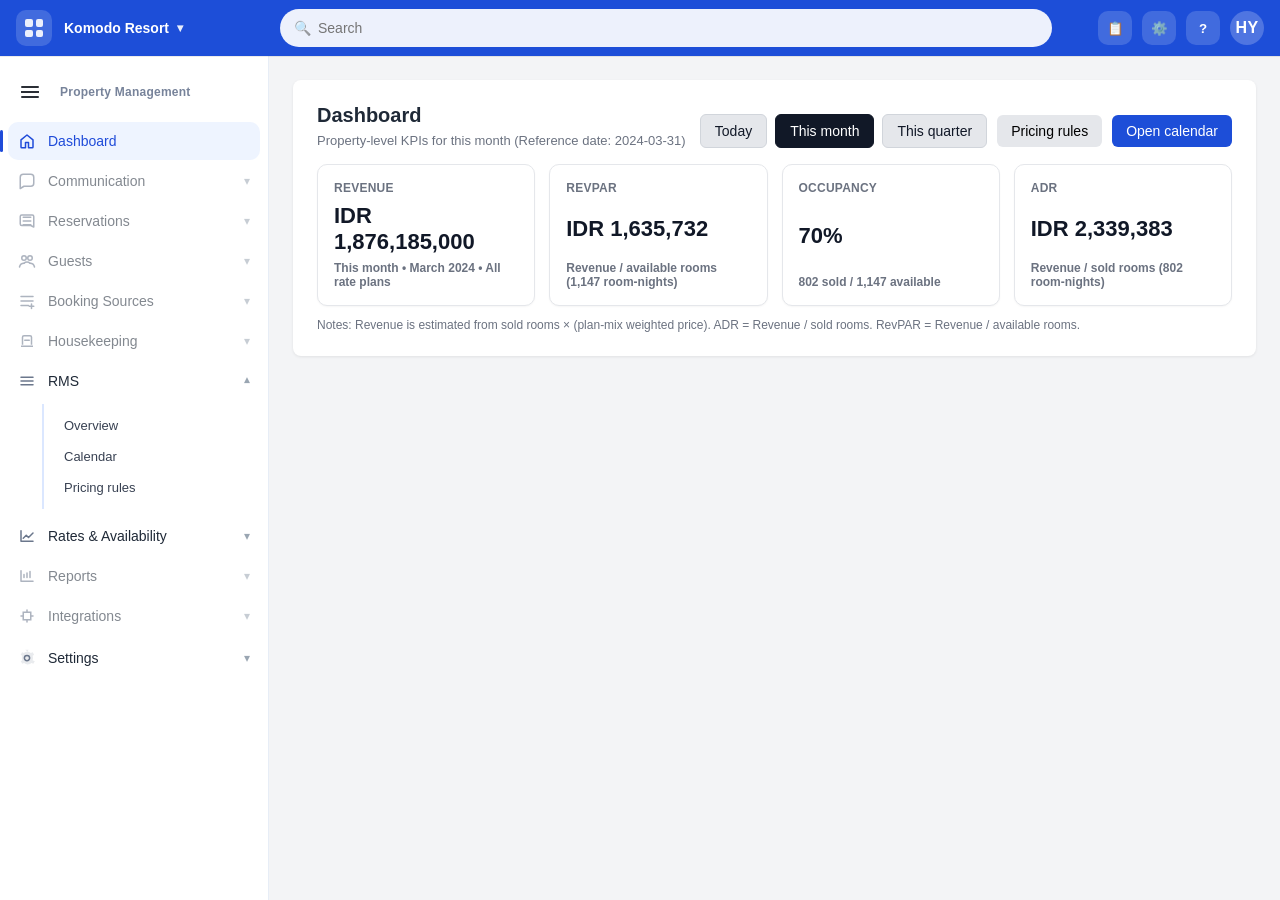
<file: prototype-calender_db_v3_with_kpi_ranges_overview_en_v21_sidebar_rms_group.html>
<!DOCTYPE html>

<html lang="en">
<head>
<meta charset="utf-8"/>
<meta content="width=device-width, initial-scale=1" name="viewport"/>
<title>RMS – Revenue Management</title>
<style>
    /* =========================
       GLOBAL STYLE (Original)
    ========================= */
	    html, body{ overflow-x: hidden; }

    body {
      margin: 0;
      font-family: Inter, Arial, sans-serif;
      background: #f4f6fb;
      color: #1f2937;
    }

    :root{
  --brand-blue:#1d4ed8;
  --topbar-h:56px;
  --sidebar-w:260px;
  --bg:#f4f6fb;
  --card:#ffffff;
  --border:#e5e7eb;
  --text:#111827;
  --muted:#6b7280;
  --active-bg:#e8f0ff;
  --hover-bg:#f3f4f6;
}

.topbar{
  height: var(--topbar-h);
  background: var(--brand-blue);
  color: #fff;
  display: flex;
  align-items: center;
  justify-content: space-between;
  gap: 16px;
  padding: 0 16px;
  position: sticky;
  top: 0;
  z-index: 50;
  box-shadow: 0 1px 0 rgba(0,0,0,.08);
}
.tb-left{ display:flex; align-items:center; gap:12px; min-width: 220px; }
.tb-app{
  width: 36px; height: 36px;
  border: none; border-radius: 10px;
  background: rgba(255,255,255,.16);
  display: grid; place-items:center;
  cursor: pointer;
}
.tb-app .grid{
  width: 18px; height: 18px;
  display:grid;
  grid-template-columns: repeat(2, 1fr);
  gap: 3px;
}
.tb-app .grid span{
  background: rgba(255,255,255,.9);
  border-radius: 2px;
}
.tb-property{
  display:flex; align-items:center; gap:8px;
  font-weight: 600;
  white-space: nowrap;
}
.tb-property .name{ font-size: 14px; }
.tb-property .chev{ opacity: .9; font-size: 12px; }

.tb-search{
  flex: 1;
  max-width: 720px;
  position: relative;
  min-width: 240px;
}
.tb-search input{
  width: 100%;
  height: 38px;
  border-radius: 999px;
  border: none;
  outline: none;
  padding: 0 14px 0 38px;
  background: rgba(255,255,255,.92);
  color: #111827;
  font-size: 14px;
}
.tb-search .icon{
  position: absolute;
  left: 14px;
  top: 50%;
  transform: translateY(-50%);
  opacity: .6;
  font-size: 14px;
  color: #111827;
}

.tb-right{
  display:flex;
  align-items:center;
  gap: 10px;
  min-width: 220px;
  justify-content: flex-end;
}
.tb-icon{
  width: 34px; height: 34px;
  border: none;
  border-radius: 10px;
  background: rgba(255,255,255,.16);
  color:#fff;
  display:grid; place-items:center;
  cursor:pointer;
  font-weight: 700;
}
.tb-avatar{
  width: 34px; height: 34px;
  border-radius: 999px;
  background: rgba(255,255,255,.22);
  display:grid; place-items:center;
  font-weight: 700;
  letter-spacing: .02em;
}

/* ===========================
   LEFT MENU (Prostay-like)
============================ */
.sidebar.prostay{
  width: 268px;
  background: #ffffff;
  border-right: 1px solid #e7edf6;
  display: flex;
  flex-direction: column;
  padding: 10px 0;
}

.sidebar.prostay .sb-mini{
  display: flex;
  align-items: center;
  gap: 10px;
  padding: 6px 10px 10px 10px;
}

.sidebar.prostay .sb-hamburger{
  width: 40px;
  height: 40px;
  border: 0;
  background: transparent;
  border-radius: 10px;
  display: grid;
  place-items: center;
  cursor: pointer;
}
.sidebar.prostay .sb-hamburger:hover{ background:#f3f6fb; }

.sidebar.prostay .hamburger-lines{
  width: 18px;
  height: 12px;
  display: block;
  position: relative;
}
.sidebar.prostay .hamburger-lines:before,
.sidebar.prostay .hamburger-lines:after{
  content:"";
  position:absolute;
  left:0;
  right:0;
  height:2px;
  border-radius:2px;
  background:#2b2f36;
}
.sidebar.prostay .hamburger-lines:before{ top:0; }
.sidebar.prostay .hamburger-lines:after{ bottom:0; }
.sidebar.prostay .hamburger-lines{
  background:#2b2f36;
  border-radius:2px;
}
.sidebar.prostay .hamburger-lines{ height:2px; }
.sidebar.prostay .hamburger-lines{ box-shadow: 0 -5px 0 #2b2f36, 0 5px 0 #2b2f36; }

.sidebar.prostay .sb-group-label{
  font-size: 12px;
  font-weight: 600;
  color: #77839a;
  letter-spacing: .02em;
}

.sidebar.prostay .sb-nav{
  display:flex;
  flex-direction: column;
  gap: 2px;
  padding: 0 8px;
  overflow-y: auto;
}

.sidebar.prostay .sb-item{
  width: 100%;
  border: 0;
  background: transparent;
  text-align: left;
  padding: 10px 10px;
  border-radius: 10px;
  display:flex;
  align-items:center;
  gap: 12px;
  color: #1f2937;
  font-size: 14px;
  cursor: pointer;
}

.sidebar.prostay .sb-ico{
  width: 18px;
  height: 18px;
  color: #6b778c;
  flex: 0 0 auto;
}

.sidebar.prostay .sb-text{
  white-space: nowrap;
  overflow: hidden;
  text-overflow: ellipsis;
}

.sidebar.prostay .sb-caret{
  margin-left: auto;
  color: #9aa6b2;
  font-size: 12px;
  line-height: 1;
}

.sidebar.prostay .sb-item:hover{ background:#f3f6fb; }
.sidebar.prostay .sb-item:active{ transform: translateY(0.5px); }

.sidebar.prostay .sb-item.active{
  background: #eef4ff;
  color: #1f4bd9;
  position: relative;
}
.sidebar.prostay .sb-item.active .sb-ico{ color:#1f4bd9; }
.sidebar.prostay .sb-item.active:before{
  content:"";
  position:absolute;
  left:-8px;
  top:8px;
  bottom:8px;
  width: 3px;
  border-radius: 3px;
  background:#1f4bd9;
}

.sidebar.prostay .sb-item.disabled{
  opacity:.55;
  cursor:not-allowed;
}

.sidebar.prostay .sb-item.sb-parent.open .sb-caret{ transform: rotate(180deg); }

.sidebar.prostay .sb-submenu{
  display:none;
  margin: 2px 0 6px 34px;
  padding: 6px 0 6px 10px;
  border-left: 2px solid #dbe7ff;
}
.sidebar.prostay .sb-submenu.open{ display:block; }

.sidebar.prostay .sb-subitem{
  width: 100%;
  border: 0;
  background: transparent;
  text-align: left;
  padding: 8px 10px;
  border-radius: 8px;
  font-size: 13px;
  color:#384152;
  cursor:pointer;
}
.sidebar.prostay .sb-subitem:hover{ background:#f3f6fb; }
.sidebar.prostay .sb-subitem.active{
  background:#eef4ff;
  color:#1f4bd9;
  position: relative;
}
.sidebar.prostay .sb-subitem.active:before{
  content:"";
  position:absolute;
  left:-12px;
  top:8px;
  bottom:8px;
  width:2px;
  border-radius:2px;
  background:#1f4bd9;
}
.sidebar.prostay .sb-subitem.disabled{ opacity:.55; cursor:not-allowed; }

.sidebar.prostay .sb-spacer{ flex:1 1 auto; }

.hidden{ display:none !important; }


    /* Ensure main content scrolls nicely with fixed topbar */
    .content{
      flex: 1;
      padding: 24px;
      overflow-x: hidden;
      overflow-y: auto;
      background: #f3f4f6;
    }

    .layout { display: flex; height: calc(100vh - var(--topbar-h)); overflow: hidden; }
    .card {
      background: white;
      border-radius: 8px;
      padding: 24px;
      box-shadow: 0 1px 3px rgba(0,0,0,0.08);
      margin-bottom: 20px;
    }

    h1 { font-size: 20px; margin: 0; }

    .button {
      padding: 8px 14px;
      border-radius: 6px;
      border: none;
      cursor: pointer;
      font-size: 14px;
    }

    .button:disabled{ opacity: 0.55; cursor: not-allowed; }
    .primary { background: #1d4ed8; color: white; }
    .secondary { background: #e5e7eb; }

    .toggle{
      background: #e5e7eb;
      color: #111827;
      border: 1px solid #d1d5db;
    }
    .toggle:hover{ filter: brightness(0.98); }
    .toggle.active{
      background: #111827;
      color: #ffffff;
      border-color: #111827;
    }


    table {
      width: 100%;
      border-collapse: collapse;
      font-size: 14px;
    }
    th, td {
      text-align: left;
      padding: 10px;
      border-bottom: 1px solid #e5e7eb;
      vertical-align: top;
    }
    th {
      background: #f9fafb;
      font-weight: 600;
    }

    
    
    .pinbar{
      display: flex;
      align-items: center;
      gap: 14px;
      margin: 10px 0 12px;
      font-size: 13px;
      color: #374151;
      flex-wrap: wrap;
    }
    .pinbar .pin-item{
      display: inline-flex;
      align-items: center;
      gap: 6px;
      padding: 4px 8px;
      border: 1px solid #e5e7eb;
      border-radius: 999px;
      background: #ffffff;
    }
    .pinbar input[type="checkbox"]{
      width: 14px;
      height: 14px;
      accent-color: #1d4ed8;
    }
    .detail-table-wrap{
      width: 100%;
      max-width: 100%;
      /* Independent scroll area for the detail table */
      max-height: 380px;
      overflow-x: auto;
      overflow-y: auto;
      -webkit-overflow-scrolling: touch;
      border: 1px solid #e5e7eb;
      border-radius: 8px;
      background: #ffffff;
    }
    .detail-table-wrap table{
      /* Let the table grow to its content so horizontal scroll is always within this box */
      width: max-content;
      min-width: 100%;
    }
    .detail-table-wrap th,
    .detail-table-wrap td{
      white-space: nowrap;
    }
    /* Column sizing (auto-fit to content; JS will fine-tune widths after render) */
    .detail-table-wrap [data-col="room"]{ min-width: 220px; }
    .detail-table-wrap [data-col="avail"]{ min-width: 200px; }
    .detail-table-wrap [data-col="latest"]{ min-width: 220px; }
    .detail-table-wrap [data-col="rec"]{ min-width: 240px; }
    .detail-table-wrap [data-col^="plan-"]{ min-width: 180px; text-align: right; }
    .detail-table-wrap [data-col^="plan-"] .price{ text-align: right; }
    .detail-table-wrap [data-col="latest"], 
    .detail-table-wrap [data-col="rec"]{ text-align: left; }

    /* Ensure opaque row backgrounds so pinned columns never look transparent */
    .detail-table-wrap tbody td{ background: #ffffff; }
    .detail-table-wrap tbody tr.row-focused td{ background: #eef2ff; }


    .sticky-cell{
      position: sticky;
      background: inherit; /* inherits from td/th which we make opaque */
      background-clip: padding-box;
      z-index: 6;
    }
    th.sticky-cell{
      background: #f9fafb;
      background-clip: padding-box;
      z-index: 12;
    }
    .sticky-shadow{
      box-shadow: 2px 0 0 rgba(229, 231, 235, 1);
    }
.footer-note {
      font-size: 12px;
      color: #6b7280;
      margin-top: 12px;
    }

    .hidden { display: none; }

    /* =========================
       PRICING RULES PAGE LAYOUT
    ========================= */
    /* Pricing rules page should align with other pages (content padding = 24px)
       and keep a little extra right gutter so the main card never hugs the edge. */
    #pricingRulesView{
      width: 100%;
      box-sizing: border-box;
      /* match .content padding on the left; add a bit more on the right */
      padding: 24px 32px 24px 24px;
    }
    #pricingRulesView > .card{
      /* let the card size within the padded container */
      width: auto;
      max-width: none;
      margin: 0 0 20px 0;
    }
	    /* When the rules page is visible, use the whole content width (avoid big side gutters). */
/* Pricing rules layout: avoid page-level horizontal scroll */
	    .rules-grid{
	      margin-top: 14px;
	      display: grid;
	      /* minmax(0, 1fr) prevents overflow from long content */
	      grid-template-columns: minmax(0, 1fr) minmax(0, 420px);
	      gap: 14px;
	      align-items: start;
	    }
	    .rules-grid > .card{ min-width: 0; }

/* Pricing mode selector */
.mode-list{
  margin-top: 10px;
  display: grid;
  grid-template-columns: 1fr;
  gap: 10px;
}
.mode-option{
  display: flex;
  align-items: flex-start;
  gap: 12px;
  padding: 12px 12px;
  border: 1px solid #e5e7eb;
  border-radius: 12px;
  background: #ffffff;
}
.mode-option:hover{ border-color: #cbd5e1; }
.mode-option input[type="radio"]{
  width: 16px;
  height: 16px;
  margin-top: 3px;
  accent-color: #1d4ed8;
  flex: 0 0 auto;
}
.mode-meta{ min-width: 0; flex: 1; }
.mode-title{ font-weight: 800; }
.mode-desc{ margin-top: 2px; font-size: 12px; color: #6b7280; line-height: 1.35; }
.mode-pill{
  display:inline-flex;
  align-items:center;
  gap:8px;
  padding: 6px 10px;
  border-radius: 999px;
  background: #eef2ff;
  color: #1d4ed8;
  font-weight: 700;
  font-size: 12px;
}
.rules-disabled{
  opacity: 0.65;
}
.rules-disabled *{
  pointer-events: none;
}
.rules-disabled .footer-note{
  pointer-events: auto;
  opacity: 1;
}
    @media (max-width: 980px){
      .rules-grid{ grid-template-columns: 1fr; }
    }

    /* =========================
       MODULE: STYLES
       (Future modules add CSS here)
    ========================= */

    /* ===== KPI Dashboard Styles ===== */
    .kpi-grid{
      display: grid;
      grid-template-columns: repeat(4, 1fr);
      gap: 14px;
    }
    .kpi-card{
      border: 1px solid #e5e7eb;
      border-radius: 10px;
      padding: 16px;
      background: #fff;
      box-shadow: 0 1px 2px rgba(0,0,0,0.04);
      min-height: 98px;
      display: flex;
      flex-direction: column;
      justify-content: space-between;
    }
    .kpi-label{
      font-size: 12px;
      color: #6b7280;
      font-weight: 700;
      letter-spacing: 0.02em;
      text-transform: uppercase;
    }
    .kpi-value{
      margin-top: 8px;
      font-size: 22px;
      font-weight: 800;
      color: #111827;
    }
    .kpi-sub{
      margin-top: 6px;
      font-size: 12px;
      color: #6b7280;
      font-weight: 600;
    }
    .dashselect{
      padding: 8px 10px;
      border-radius: 8px;
      border: 1px solid #e5e7eb;
      background: #fff;
      color: #111827;
      font-size: 13px;
      outline: none;
      cursor: pointer;
    }
    @media (max-width: 980px){
      .kpi-grid{ grid-template-columns: repeat(2, 1fr); }
    }
    @media (max-width: 520px){
      .kpi-grid{ grid-template-columns: 1fr; }
    }


    /* ===== Calendar Module Styles ===== */
    .calendar-shell{
      border: 1px solid #e5e7eb;
      border-radius: 8px;
      overflow: hidden;
    }

    .calendar-toolbar{
      background: #1d4ed8;
      color: #fff;
      padding: 10px 12px;
      display: flex;
      align-items: center;
      gap: 10px;
      flex-wrap: wrap;
    }

    .calendar-toolbar .toolbtn{
      background: rgba(255,255,255,0.12);
      border: 1px solid rgba(255,255,255,0.22);
      color: #fff;
      padding: 8px 10px;
      border-radius: 6px;
      font-size: 13px;
      cursor: pointer;
    }
    .calendar-toolbar .toolbtn:hover{ background: rgba(255,255,255,0.18); }

    .calendar-toolbar .monthnav{
      margin-left: auto;
      margin-right: auto;
      display: flex;
      align-items: center;
      gap: 10px;
      font-weight: 600;
    }

    .calendar-toolbar .navbtn{
      width: 32px;
      height: 32px;
      border-radius: 6px;
      border: 1px solid rgba(255,255,255,0.22);
      background: rgba(255,255,255,0.12);
      color: #fff;
      cursor: pointer;
      font-size: 16px;
    }
    .calendar-toolbar .navbtn:hover{ background: rgba(255,255,255,0.18); }

    .calendar-toolbar .right{
      margin-left: auto;
      display: flex;
      align-items: center;
      gap: 10px;
    }

    .calendar-toolbar .label{
      font-size: 13px;
      opacity: 0.95;
      white-space: nowrap;
    }

    .calendar-toolbar .roomselect{
      padding: 8px 10px;
      border-radius: 6px;
      border: 1px solid rgba(255,255,255,0.22);
      background: rgba(255,255,255,0.12);
      color: #fff;
      font-size: 13px;
      outline: none;
      cursor: pointer;
    }
    .calendar-toolbar .roomselect option{ color: #111827; }

    .calendar{
      padding: 14px;
      background: #fff;
    }

    .calendar-dow{
      display: grid;
      grid-template-columns: repeat(7, 1fr);
      gap: 10px;
      margin-bottom: 10px;
      color: #6b7280;
      font-size: 12px;
      font-weight: 600;
    }

    .calendar-grid{
      display: grid;
      grid-template-columns: repeat(7, 1fr);
      gap: 10px;
    }

    .day{
      border: 1px solid #e5e7eb;
      border-radius: 8px;
      padding: 10px;
      min-height: 90px;
      background: #fff;
      cursor: pointer;
      position: relative;
      transition: box-shadow 0.12s ease, transform 0.12s ease;
      overflow: hidden;
    }

    .day:hover{
      box-shadow: 0 6px 14px rgba(29,78,216,0.10);
      transform: translateY(-1px);
    }

    .day.muted{
      background: #fafbff;
      color: #9ca3af;
      cursor: default;
    }

    .day.selected{
      outline: 2px solid rgba(29,78,216,0.55);
      box-shadow: 0 10px 20px rgba(29,78,216,0.12);
    }

    .day .daynum{
      position: absolute;
      top: 8px;
      right: 10px;
      font-size: 12px;
      color: #6b7280;
      font-weight: 600;
    }
    /* Occupancy fill (bottom-up) */
    .day .occfill{
      position: absolute;
      left: 0;
      right: 0;
      bottom: 0;
      height: 0%;
      background: rgba(29,78,216,0.14);
      pointer-events: none;
      z-index: 0;
    }
    .day .day-content{
      position: relative;
      z-index: 1;
    }


    /* Only show percent + price */
    .day .occ{
      margin-top: 6px;
      font-size: 12px;
      color: #6b7280;
      font-weight: 600;
    }

    .day .price{
      margin-top: 14px;
      font-weight: 700;
      font-size: 14px;
      color: #111827;
    }

    .day .soldout{
      margin-top: 14px;
      font-weight: 700;
      font-size: 14px;
      color: #1d4ed8;
    }

    .day-detail{
      border-top: 1px solid #e5e7eb;
      padding: 14px;
      background: #fff;
    }

    .day-detail-head{
      display: flex;
      align-items: flex-end;
      justify-content: space-between;
      gap: 10px;
      padding-bottom: 10px;
    }

    .day-detail .date{
      font-weight: 700;
      font-size: 16px;
    }

    .day-detail .sub{
      margin-top: 4px;
      color: #6b7280;
      font-size: 13px;
    }

    .day-detail-actions{
      display: flex;
      gap: 10px;
      flex-wrap: wrap;
      justify-content: flex-end;
    }

    @media (max-width: 980px){
      .calendar-toolbar .monthnav{
        margin-left: 0;
        margin-right: auto;
      }
    }
    @media (max-width: 760px){
      .calendar-dow, .calendar-grid{ gap: 6px; }
      .day{ min-height: 82px; }
    }
  </style>
</head>
<body>
<div class="topbar">
  <div class="tb-left">
    <button class="tb-app" type="button" title="Apps">
      <span class="grid"><span></span><span></span><span></span><span></span></span>
    </button>
    <div class="tb-property" title="Property">
      <span class="name">Komodo Resort</span>
      <span class="chev">▾</span>
    </div>
  </div>

  <div class="tb-search">
    <span class="icon">🔍</span>
    <input id="globalSearch" type="text" placeholder="Search" />
  </div>

  <div class="tb-right">
    <button class="tb-icon" type="button" title="Tasks">📋</button>
    <button class="tb-icon" type="button" title="Settings">⚙️</button>
    <button class="tb-icon" type="button" title="Help">?</button>
    <div class="tb-avatar" title="User">HY</div>
  </div>
</div>
<div class="layout">
<aside class="sidebar prostay" id="leftMenu" aria-label="Primary">
  <div class="sb-mini">
    <button class="sb-hamburger" type="button" id="sbCollapseBtn" title="Menu">
      <span class="hamburger-lines" aria-hidden="true"></span>
    </button>
    <div class="sb-group-label">Property Management</div>
  </div>

  <nav class="sb-nav" aria-label="Menu">
    <button class="sb-item active" data-nav="dashboard" type="button">
      <svg class="sb-ico" viewBox="0 0 24 24" aria-hidden="true">
        <path d="M4 10.5 12 4l8 6.5V20a1 1 0 0 1-1 1h-5v-7H10v7H5a1 1 0 0 1-1-1v-9.5z" fill="none" stroke="currentColor" stroke-width="2" stroke-linejoin="round"/>
      </svg>
      <span class="sb-text">Dashboard</span>
    </button>

    <button class="sb-item disabled" type="button">
      <svg class="sb-ico" viewBox="0 0 24 24" aria-hidden="true">
        <path d="M21 15a4 4 0 0 1-4 4H8l-5 3V7a4 4 0 0 1 4-4h10a4 4 0 0 1 4 4v8z" fill="none" stroke="currentColor" stroke-width="2" stroke-linejoin="round"/>
      </svg>
      <span class="sb-text">Communication</span>
      <span class="sb-caret" aria-hidden="true">▾</span>
    </button>

    <button class="sb-item disabled" type="button">
      <svg class="sb-ico" viewBox="0 0 24 24" aria-hidden="true">
        <path d="M7 7h10M7 12h10M7 17h10" fill="none" stroke="currentColor" stroke-width="2" stroke-linecap="round"/>
        <path d="M5 4h14a2 2 0 0 1 2 2v14l-4-2H5a2 2 0 0 1-2-2V6a2 2 0 0 1 2-2z" fill="none" stroke="currentColor" stroke-width="2" stroke-linejoin="round"/>
      </svg>
      <span class="sb-text">Reservations</span>
      <span class="sb-caret" aria-hidden="true">▾</span>
    </button>

    <button class="sb-item disabled" type="button">
      <svg class="sb-ico" viewBox="0 0 24 24" aria-hidden="true">
        <path d="M16 11c1.7 0 3-1.3 3-3S17.7 5 16 5s-3 1.3-3 3 1.3 3 3 3zM8 11c1.7 0 3-1.3 3-3S9.7 5 8 5 5 6.3 5 8s1.3 3 3 3z" fill="none" stroke="currentColor" stroke-width="2"/>
        <path d="M2 20c.6-3 3.2-5 6-5M22 20c-.6-3-3.2-5-6-5" fill="none" stroke="currentColor" stroke-width="2" stroke-linecap="round"/>
        <path d="M8 15c1-1 2.4-1.6 4-1.6s3 .6 4 1.6" fill="none" stroke="currentColor" stroke-width="2" stroke-linecap="round"/>
      </svg>
      <span class="sb-text">Guests</span>
      <span class="sb-caret" aria-hidden="true">▾</span>
    </button>

    <button class="sb-item disabled" type="button">
      <svg class="sb-ico" viewBox="0 0 24 24" aria-hidden="true">
        <path d="M4 6h16M4 12h16M4 18h10" fill="none" stroke="currentColor" stroke-width="2" stroke-linecap="round"/>
        <path d="M18 16v6M15 19h6" fill="none" stroke="currentColor" stroke-width="2" stroke-linecap="round"/>
      </svg>
      <span class="sb-text">Booking Sources</span>
      <span class="sb-caret" aria-hidden="true">▾</span>
    </button>

    <button class="sb-item disabled" type="button">
      <svg class="sb-ico" viewBox="0 0 24 24" aria-hidden="true">
        <path d="M4 19h16M6 17V7a2 2 0 0 1 2-2h8a2 2 0 0 1 2 2v10" fill="none" stroke="currentColor" stroke-width="2" stroke-linejoin="round"/>
        <path d="M9 11h6" fill="none" stroke="currentColor" stroke-width="2" stroke-linecap="round"/>
      </svg>
      <span class="sb-text">Housekeeping</span>
      <span class="sb-caret" aria-hidden="true">▾</span>
    </button>

    <button class="sb-item sb-parent open" type="button" id="rmsToggle" aria-expanded="true">
      <svg class="sb-ico" viewBox="0 0 24 24" aria-hidden="true">
        <path d="M4 7h16M4 12h16M4 17h16" fill="none" stroke="currentColor" stroke-width="2" stroke-linecap="round"/>
      </svg>
      <span class="sb-text">RMS</span>
      <span class="sb-caret" aria-hidden="true">▾</span>
    </button>

    <div class="sb-submenu open" id="rmsSubmenu" role="group" aria-label="RMS">
      <button class="sb-subitem" data-nav="overview" type="button">
        <span class="sb-subtext">Overview</span>
      </button>
      <button class="sb-subitem" data-nav="calendar" type="button">
        <span class="sb-subtext">Calendar</span>
      </button>
      <button class="sb-subitem" data-nav="rules" type="button">
        <span class="sb-subtext">Pricing rules</span>
      </button>
    </div>

    <button class="sb-item sb-parent" type="button" id="ratesToggle" aria-expanded="false">
      <svg class="sb-ico" viewBox="0 0 24 24" aria-hidden="true">
        <path d="M4 19V5M4 19h16" fill="none" stroke="currentColor" stroke-width="2" stroke-linecap="round"/>
        <path d="M7 15l4-4 3 3 6-6" fill="none" stroke="currentColor" stroke-width="2" stroke-linecap="round" stroke-linejoin="round"/>
      </svg>
      <span class="sb-text">Rates &amp; Availability</span>
      <span class="sb-caret" aria-hidden="true">▾</span>
    </button>

    <div class="sb-submenu" id="ratesSubmenu" role="group" aria-label="Rates & Availability">
      <button class="sb-subitem disabled" type="button">
        <span class="sb-subtext">Base Rates</span>
      </button>
      <button class="sb-subitem disabled" type="button">
        <span class="sb-subtext">Rate Plans &amp; Packages</span>
      </button>
      <button class="sb-subitem disabled" type="button">
        <span class="sb-subtext">Availability Matrix</span>
      </button>
    </div>

    <button class="sb-item disabled" type="button">
      <svg class="sb-ico" viewBox="0 0 24 24" aria-hidden="true">
        <path d="M4 19V5M4 19h16" fill="none" stroke="currentColor" stroke-width="2" stroke-linecap="round"/>
        <path d="M8 14v-4M12 14V8M16 14V6" fill="none" stroke="currentColor" stroke-width="2" stroke-linecap="round"/>
      </svg>
      <span class="sb-text">Reports</span>
      <span class="sb-caret" aria-hidden="true">▾</span>
    </button>

    <button class="sb-item disabled" type="button">
      <svg class="sb-ico" viewBox="0 0 24 24" aria-hidden="true">
        <path d="M7 7h10v10H7z" fill="none" stroke="currentColor" stroke-width="2"/>
        <path d="M4 12h3M17 12h3M12 4v3M12 17v3" fill="none" stroke="currentColor" stroke-width="2" stroke-linecap="round"/>
      </svg>
      <span class="sb-text">Integrations</span>
      <span class="sb-caret" aria-hidden="true">▾</span>
    </button>

    <div class="sb-spacer"></div>

    <button class="sb-item sb-parent" type="button" id="settingsToggle" aria-expanded="false">
      <svg class="sb-ico" viewBox="0 0 24 24" aria-hidden="true">
        <path d="M12 15.5A3.5 3.5 0 1 0 12 8.5a3.5 3.5 0 0 0 0 7z" fill="none" stroke="currentColor" stroke-width="2"/>
        <path d="M19.4 15a7.9 7.9 0 0 0 .1-6l2-1.2-2-3.4-2.3 1a8 8 0 0 0-5-2L9.8 1H14l-1.2 2.4a8 8 0 0 0-5 2l-2.3-1-2 3.4L5.6 9a7.9 7.9 0 0 0 .1 6L3.7 16.2l2 3.4 2.3-1a8 8 0 0 0 5 2L12 23l1.1-2.4a8 8 0 0 0 5-2l2.3 1 2-3.4L19.4 15z" opacity=".15" fill="currentColor"/>
      </svg>
      <span class="sb-text">Settings</span>
      <span class="sb-caret" aria-hidden="true">▾</span>
    </button>

    <div class="sb-submenu" id="settingsSubmenu" role="group" aria-label="Settings">
      <button class="sb-subitem disabled" type="button"><span class="sb-subtext">General</span></button>
      <button class="sb-subitem disabled" type="button"><span class="sb-subtext">Users &amp; permissions</span></button>
      <button class="sb-subitem disabled" type="button"><span class="sb-subtext">Data sources</span></button>
    </div>
  </nav>
</aside>
<div class="content">
<div id="dashboardView">
<div class="card">
<div style="display:flex; align-items:flex-end; justify-content:space-between; gap:12px; flex-wrap:wrap;">
<div>
<h1 style="margin:0;">Dashboard</h1>
<div class="rms-muted" style="margin-top:6px;">
<span id="kpiRangeDesc">Property-level KPIs for this month</span> <span class="rms-muted" id="kpiRefDateLabel"></span>
</div>
</div>
<div style="display:flex; align-items:center; gap:10px; flex-wrap:wrap;">
<div id="kpiRangeGroup" style="display:flex; gap:8px; align-items:center; flex-wrap:wrap;">
<button class="button toggle" data-range="day" id="rangeDay">Today</button>
<button class="button toggle active" data-range="month" id="rangeMonth">This month</button>
<button class="button toggle" data-range="quarter" id="rangeQuarter">This quarter</button>
</div>
<button class="button secondary" id="btnGoRules">Pricing rules</button>
<button class="button primary" id="btnGoCalendar">Open calendar</button>
</div>
</div>
<div class="kpi-grid" style="margin-top:16px;">
<div class="kpi-card">
<div class="kpi-label">Revenue</div>
<div class="kpi-value" id="kpiRevenue">—</div>
<div class="kpi-sub" id="kpiRevenueSub">—</div>
</div>
<div class="kpi-card">
<div class="kpi-label">RevPAR</div>
<div class="kpi-value" id="kpiRevPAR">—</div>
<div class="kpi-sub" id="kpiRevPARSub">—</div>
</div>
<div class="kpi-card">
<div class="kpi-label">Occupancy</div>
<div class="kpi-value" id="kpiOcc">—</div>
<div class="kpi-sub" id="kpiOccSub">—</div>
</div>
<div class="kpi-card">
<div class="kpi-label">ADR</div>
<div class="kpi-value" id="kpiADR">—</div>
<div class="kpi-sub" id="kpiADRSub">—</div>
</div>
</div>
<div class="footer-note">
      Notes: Revenue is estimated from sold rooms × (plan-mix weighted price). ADR = Revenue / sold rooms. RevPAR = Revenue / available rooms.
    </div>
</div>
</div>
<div class="hidden" id="calendarView">
<div class="card" id="rms-root">
<h1>Revenue Management</h1>
<p style="color:#6b7280;font-size:13px;margin:8px 0 16px 0;">
          Click a date to view details. Prototype uses a tiny in-memory “DB” (date × room type × rate plan) for prices and inventory.
        </p>
<!-- Calendar goes here -->
<div id="calendarContainer">
<div class="calendar-shell">
<div class="calendar-toolbar">
<button class="toolbtn" id="btnToday">📅 Today</button>
<button class="toolbtn" id="btnGoDashboard">🏠 Overview</button>
<button class="toolbtn" id="btnManualPrices">Manually set prices</button>
<button class="toolbtn" id="btnPricingRules">Change pricing rules</button>
<div aria-label="Month navigation" class="monthnav">
<button aria-label="Previous month" class="navbtn" id="prevMonth">‹</button>
<div id="monthTitle">February 2024</div>
<button aria-label="Next month" class="navbtn" id="nextMonth">›</button>
</div>
<div class="right">
<span class="label">Room type price</span>
<select class="roomselect" id="roomTypeSelect">
<option selected="" value="Ocean View Bungalow">Ocean View Bungalow</option>
<option value="Family Bungalow">Family Bungalow</option>
<option value="Grand View">Grand View</option>
<option value="Grand Beach">Grand Beach</option>
<option value="Private Bamboo Bungalow">Private Bamboo Bungalow</option>
<option value="Presidential Suite">Presidential Suite</option>
</select>
<span class="label">Rate plan</span>
<select class="roomselect" id="ratePlanSelect">
<option selected="" value="Flexible Rate">Flexible Rate</option>
<option value="Non-refundable Rate">Non-refundable Rate</option>
<option value="Breakfast Included">Breakfast Included</option>
<option value="Package Deal">Package Deal</option>
</select>
</div>
</div>
<div class="calendar">
<div class="calendar-dow">
<div>Monday</div><div>Tuesday</div><div>Wednesday</div><div>Thursday</div>
<div>Friday</div><div>Saturday</div><div>Sunday</div>
</div>
<div class="calendar-grid" id="calendarGrid"></div>
</div>
<div class="day-detail">
<div class="day-detail-head">
<div>
<div class="date" id="detailDate">Fri, Feb 16, 2024</div>
<div class="sub" id="detailSub">Showing: Ocean View Bungalow • Flexible Rate</div>
</div>
<div class="day-detail-actions">
<button class="button secondary" id="detailManual">Manually set prices</button>
<button class="button secondary" id="detailRules">Change pricing rules</button>
<button class="button primary" id="detailApply">Apply recommendation</button>
</div>
</div>
<div class="pinbar" id="pinBar">
<div style="font-weight:700;">Pin columns</div>
<label class="pin-item"><input checked="" id="pin_room" type="checkbox"/> Room type</label>
<label class="pin-item"><input checked="" id="pin_avail" type="checkbox"/> Availability</label>
<label class="pin-item"><input checked="" id="pin_latest" type="checkbox"/> Latest change</label>
<label class="pin-item"><input checked="" id="pin_rec" type="checkbox"/> Recommendation</label>
<div class="footer-note" style="margin-left:auto;">Scroll right to view other rate plans</div>
</div>
<div class="detail-table-wrap" id="detailTableWrap">
<table>
<thead id="roomTableHead"></thead>
<tbody id="roomTableBody"></tbody>
</table>
</div>
<div class="footer-note">
                Prototype: prices + inventory come from an in-memory DB. Manual/apply changes update DB and refresh the UI.
              </div>
</div>
</div>
</div>
</div>
</div>
<div class="hidden" id="pricingRulesView">
<div class="card">
<div style="display:flex; align-items:flex-end; justify-content:space-between; gap:12px; flex-wrap:wrap;">
<div>
<h1 style="margin:0;">Pricing rule change</h1>
<div class="rms-muted" style="margin-top:6px;">
          Edit the rule set used to generate price recommendations. Changes are saved locally in this browser.
        </div>
</div>
<div style="display:flex; align-items:center; gap:10px; flex-wrap:wrap;">
<button class="button" id="btnRulesBackCalendar">Back to calendar</button>
<button class="button" id="btnRulesBackOverview">Back to overview</button>
<button class="button primary" id="btnRulesSave">Save changes</button>
</div>
</div>
<div style="margin-top:14px; display:flex; align-items:flex-end; justify-content:space-between; gap:12px; flex-wrap:wrap;">
  <div>
    <h2 style="margin:0; font-size:16px;">Pricing mode</h2>
    <div class="rms-muted" style="margin-top:6px;">
      Select how price recommendations are generated. The active mode applies across the calendar.
    </div>
  </div>
  <div class="mode-pill" id="activeModePill">Active mode: —</div>
</div>

<div class="mode-list" id="pricingModeList" style="margin-top:10px;">
  <label class="mode-option">
    <input type="radio" name="pricingMode" value="manual" id="mode_manual">
    <div class="mode-meta">
      <div class="mode-title">Manual pricing</div>
      <div class="mode-desc">No rules. Recommendations are disabled; prices are set manually.</div>
    </div>
  </label>

  <label class="mode-option">
    <input type="radio" name="pricingMode" value="occ" id="mode_occ">
    <div class="mode-meta">
      <div class="mode-title">Occupancy-based</div>
      <div class="mode-desc">Only occupancy affects the recommendation: farther dates do not matter.</div>
    </div>
  </label>

  <label class="mode-option">
    <input type="radio" name="pricingMode" value="occ_lead" id="mode_occ_lead">
    <div class="mode-meta">
      <div class="mode-title">Lead time + occupancy</div>
      <div class="mode-desc">Farther dates → higher price, higher occupancy → higher price. The total adjustment combines both factors.</div>
    </div>
  </label>
</div>

<div class="footer-note" id="modeNote" style="margin-top:8px;"></div>
<div style="border-top:1px solid #e5e7eb; margin:14px 0;"></div>
<div class="rules-grid">
<div class="card" id="rulesTiersCard" style="margin:0;">
<h2 id="rulesOccTitle" style="margin:0 0 10px 0; font-size:16px;">Occupancy-based recommendation tiers</h2>
<div class="rms-muted" id="rulesOccDesc" style="margin-bottom:10px;">
          For the selected date and room type, the recommendation adjusts the current price by the tier percentage.
        </div>
<div style="overflow:auto; border:1px solid #e5e7eb; border-radius:12px;">
<table class="detail-table" style="width:100%; border-collapse:separate; border-spacing:0;">
<thead>
<tr>
<th style="position:sticky; top:0;">Min occ %</th>
<th style="position:sticky; top:0;">Max occ %</th>
<th style="position:sticky; top:0;">Adjustment %</th>
</tr>
</thead>
<tbody id="rulesTierBody"></tbody>
</table>
</div>
<div style="display:flex; gap:10px; align-items:center; margin-top:10px; flex-wrap:wrap;">
<button class="button" id="btnRulesAddTier">Add tier</button>
<button class="button" id="btnRulesReset">Reset to default</button>
<span class="footer-note">Tip: Keep tiers contiguous (e.g., 0–35, 36–45, ...).</span>
</div>
</div>
<div class="card" id="rulesBehaviorCard" style="margin:0;">
<h2 style="margin:0 0 10px 0; font-size:16px;">Display behavior</h2>
<div style="display:flex; flex-direction:column; gap:10px;">
<label style="display:flex; gap:10px; align-items:flex-start;">
<input id="ruleSoldOutHideRec" type="checkbox">
<div>
<div style="font-weight:700;">Hide recommendation when sold out</div>
<div class="footer-note">If a room type is sold out on a date, show “Sold out” instead of a target price.</div>
</div>
</input></label>
<label style="display:flex; gap:10px; align-items:flex-start;">
<input id="ruleSoldOutHideLatest" type="checkbox">
<div>
<div style="font-weight:700;">Hide latest price change when sold out</div>
<div class="footer-note">Prevents “current price” messaging when inventory is 0.</div>
</div>
</input></label>
<div style="border-top:1px solid #e5e7eb; margin:2px 0;"></div>
<label style="display:flex; gap:10px; align-items:center;">
<span style="min-width:140px; font-weight:700;">Rounding (IDR)</span>
<input class="input" id="ruleRounding" min="1" step="1" style="width:140px;" type="number">
</input></label>
<div class="footer-note">Example: rounding 5000 means the recommended price will snap to the nearest 5,000 IDR.</div>
</div>
<div style="border-top:1px solid #e5e7eb; margin:14px 0;"></div>
<h2 style="margin:0 0 10px 0; font-size:16px;">Change log</h2>
<div id="rulesLog" style="font-family: ui-monospace, SFMono-Regular, Menlo, Monaco, Consolas, 'Liberation Mono', 'Courier New', monospace;
                                 font-size:12px; color:#111827; background:#f9fafb; border:1px solid #e5e7eb;
                                 border-radius:12px; padding:10px; max-height:240px; overflow:auto;"></div>
</div>

<div class="card hidden" id="rulesLeadCard" style="margin:0; grid-column: 1 / -1;">
  <h2 style="margin:0 0 10px 0; font-size:16px;">Lead-time adjustment tiers</h2>
  <div class="rms-muted" id="rulesLeadDesc" style="margin-bottom:10px;">
    In this mode, farther dates increase the recommended price. The final recommendation combines lead time and occupancy adjustments.
  </div>

  <div style="overflow:auto; border:1px solid #e5e7eb; border-radius:12px;">
    <table class="detail-table" style="width:100%; border-collapse:separate; border-spacing:0;">
      <thead>
        <tr>
          <th style="text-align:left; padding:10px 12px;">Min lead days</th>
          <th style="text-align:left; padding:10px 12px;">Max lead days</th>
          <th style="text-align:left; padding:10px 12px;">Adjustment %</th>
        </tr>
      </thead>
      <tbody id="rulesLeadTierBody"></tbody>
    </table>
  </div>

  <div style="margin-top:12px; display:flex; gap:10px; align-items:center; flex-wrap:wrap;">
    <button class="button" id="btnRulesAddLeadTier">Add lead-time tier</button>
    <button class="button" id="btnRulesResetLead">Reset lead-time tiers</button>
    <div class="footer-note">Tip: Keep tiers contiguous (e.g., 0–7, 8–30, 31–90, ...).</div>
  </div>
</div>
</div>
</div>
</div>
</div>
</div>

<!-- =========================================================
       MODULE CONTAINERS (placeholders for future interactions)
  ========================================================== -->
<div id="toast-root"></div>
<div id="modal-root"></div>
<div id="drawer-root"></div>
<script>
    /* =========================================================
       CORE NAMESPACE (stable)
    ========================================================== */
    window.RMS = {
      state: {
        selectedDay: null,
        selectedRoomType: null,
        selectedRatePlan: null,
        history: [],
        undoStack: []
      },
      modules: {},
      registerModule(name, module) {
        this.modules[name] = module;
        if (module.init) module.init(this);
      }
    };

    function renderAll() {
      Object.values(RMS.modules).forEach(m => {
        if (m.render) m.render(RMS);
      });
    }

    /* =========================================================
       MODULE: UI UTILS (toast / modal / drawer)
    ========================================================== */
    RMS.registerModule("uiUtilsBase", {
      init(RMS) {
        if (!document.getElementById("rms-ui-utils-style")) {
          const style = document.createElement("style");
          style.id = "rms-ui-utils-style";
          style.textContent = `
            #toast-root{
              position: fixed;
              right: 16px;
              bottom: 16px;
              display: flex;
              flex-direction: column;
              gap: 10px;
              z-index: 9999;
              pointer-events: none;
            }
            .rms-toast{
              background: #111827;
              color: #fff;
              padding: 10px 12px;
              border-radius: 8px;
              font-size: 13px;
              box-shadow: 0 10px 20px rgba(0,0,0,0.18);
              max-width: 340px;
              line-height: 1.25;
              opacity: 0;
              transform: translateY(8px);
              transition: opacity .15s ease, transform .15s ease;
              pointer-events: auto;
            }
            .rms-toast.show{ opacity: 1; transform: translateY(0); }
            .rms-toast .title{ font-weight: 700; margin-bottom: 4px; }
            .rms-toast .row{ display:flex; gap:8px; margin-top:8px; justify-content:flex-end; }
            .rms-toast button{
              border: 1px solid rgba(255,255,255,0.25);
              background: rgba(255,255,255,0.10);
              color: #fff;
              border-radius: 6px;
              padding: 6px 8px;
              font-size: 12px;
              cursor: pointer;
            }
            .rms-toast button:hover{ background: rgba(255,255,255,0.16); }

            .rms-backdrop{
              position: fixed;
              inset: 0;
              background: rgba(17,24,39,0.45);
              display: flex;
              align-items: center;
              justify-content: center;
              z-index: 9998;
              padding: 18px;
            }

            .rms-modal{
              width: min(720px, 100%);
              background: #fff;
              border-radius: 10px;
              box-shadow: 0 18px 40px rgba(0,0,0,0.22);
              overflow: hidden;
            }
            .rms-modal-header{
              padding: 14px 16px;
              border-bottom: 1px solid #e5e7eb;
              display: flex;
              align-items: center;
              justify-content: space-between;
              gap: 12px;
            }
            .rms-modal-title{ font-weight: 800; font-size: 15px; }
            .rms-modal-close{
              border: 1px solid #e5e7eb;
              background: #f9fafb;
              border-radius: 8px;
              width: 34px;
              height: 34px;
              cursor: pointer;
              font-size: 16px;
            }
            .rms-modal-close:hover{ background: #f3f4f6; }
            .rms-modal-body{ padding: 16px; }
            .rms-modal-footer{
              padding: 14px 16px;
              border-top: 1px solid #e5e7eb;
              display: flex;
              gap: 10px;
              justify-content: flex-end;
              background: #fff;
            }
            .rms-muted{ color:#6b7280; font-size:13px; }
          `;
          document.head.appendChild(style);
        }

        const ensureRoot = (id) => {
          let el = document.getElementById(id);
          if (!el) {
            el = document.createElement("div");
            el.id = id;
            document.body.appendChild(el);
          }
          return el;
        };
        const toastRoot = ensureRoot("toast-root");
        const modalRoot = ensureRoot("modal-root");

        document.addEventListener("keydown", (e) => {
          if (e.key === "Escape") modalRoot.innerHTML = "";
        });

        const api = {
          toast(message, opts = {}) {
            const { title = "", duration = 1800, actionText = "", onAction = null } = opts;

            const t = document.createElement("div");
            t.className = "rms-toast";
            t.innerHTML = `
              ${title ? `<div class="title">${title}</div>` : ""}
              <div>${message}</div>
              ${actionText ? `<div class="row"><button type="button" class="act">${actionText}</button></div>` : ""}
            `;

            toastRoot.appendChild(t);
            requestAnimationFrame(() => t.classList.add("show"));

            let timer = null;
            const remove = () => {
              t.classList.remove("show");
              setTimeout(() => t.remove(), 150);
            };

            if (actionText && onAction) {
              t.querySelector(".act")?.addEventListener("click", () => {
                try { onAction(); } finally { remove(); }
              });
            }

            timer = setTimeout(remove, duration);
            t.addEventListener("mouseenter", () => timer && clearTimeout(timer));
            t.addEventListener("mouseleave", () => timer = setTimeout(remove, duration));
          },

          openModal({ title = "Dialog", bodyHTML = "", footerHTML = "", onClose = null } = {}) {
            modalRoot.innerHTML = `
              <div class="rms-backdrop" role="dialog" aria-modal="true">
                <div class="rms-modal">
                  <div class="rms-modal-header">
                    <div class="rms-modal-title">${title}</div>
                    <button type="button" class="rms-modal-close" aria-label="Close">✕</button>
                  </div>
                  <div class="rms-modal-body">${bodyHTML}</div>
                  ${footerHTML ? `<div class="rms-modal-footer">${footerHTML}</div>` : ""}
                </div>
              </div>
            `;

            const backdrop = modalRoot.querySelector(".rms-backdrop");
            const closeBtn = modalRoot.querySelector(".rms-modal-close");

            const close = () => {
              modalRoot.innerHTML = "";
              if (typeof onClose === "function") onClose();
            };

            closeBtn?.addEventListener("click", close);
            backdrop?.addEventListener("click", (e) => {
              if (e.target === backdrop) close();
            });

            return { close };
          },

          closeModal() { modalRoot.innerHTML = ""; },

          confirm({ title = "Confirm", message = "Are you sure?", confirmText = "Confirm", cancelText = "Cancel" } = {}) {
            return new Promise((resolve) => {
              const footer = `
                <button type="button" class="button secondary" id="rmsConfirmCancel">${cancelText}</button>
                <button type="button" class="button primary" id="rmsConfirmOk">${confirmText}</button>
              `;
              api.openModal({
                title,
                bodyHTML: `<div class="rms-muted" style="white-space:pre-line;">${message}</div>`,
                footerHTML: footer,
                onClose: () => resolve(false)
              });

              document.getElementById("rmsConfirmCancel")?.addEventListener("click", () => {
                api.closeModal(); resolve(false);
              });
              document.getElementById("rmsConfirmOk")?.addEventListener("click", () => {
                api.closeModal(); resolve(true);
              });
            });
          }
        };

        RMS.ui = api;
      }
    });

    /* =========================================================
       MODULE: TINY IN-MEMORY DB (date × room × rate)
       - prices
       - inventory (total + remaining + delta24h)
       - latest price change events (per date × room × rate)
    ========================================================== */
    RMS.registerModule("db", {
      init(RMS) {
        const roomTypes = [
          "Ocean View Bungalow",
          "Family Bungalow",
          "Grand View",
          "Grand Beach",
          "Private Bamboo Bungalow",
          "Presidential Suite"
        ];

        const ratePlans = [
          "Flexible Rate",
          "Non-refundable Rate",
          "Breakfast Included",
          "Package Deal"
        ];

        const roomMult = {
          "Ocean View Bungalow": 1.00,
          "Family Bungalow": 1.12,
          "Grand View": 1.35,
          "Grand Beach": 1.48,
          "Private Bamboo Bungalow": 1.22,
          "Presidential Suite": 2.70
        };

        const rateMult = {
          "Flexible Rate": 1.00,
          "Non-refundable Rate": 0.92,
          "Breakfast Included": 1.10,
          "Package Deal": 1.18
        };

        const roomCapacity = {
          "Ocean View Bungalow": 12,
          "Family Bungalow": 8,
          "Grand View": 6,
          "Grand Beach": 4,
          "Private Bamboo Bungalow": 5,
          "Presidential Suite": 2
        };

        const roundTo = (n, step = 5000) => Math.round(n / step) * step;

        const dateKey = (y, mi, d) => {
          const mm = String(mi + 1).padStart(2, "0");
          const dd = String(d).padStart(2, "0");
          return `${y}-${mm}-${dd}`;
        };

        // Base prices (Ocean View + Flexible) per day for Feb (taken from your earlier mock)
        const febBase = {
          1:1900000, 2:1875000, 3:2050000, 4:1625000, 5:1975000, 6:1925000, 7:1850000,
          8:1925000, 9:1750000, 10:1900000, 11:1675000, 12:1650000, 13:1800000, 14:2150000,
          15:1925000, 16:2400000, 17:null, 18:2050000, 19:1950000, 20:1875000, 21:1900000,
          22:2000000, 23:2250000, 24:null, 25:1825000, 26:1775000, 27:1800000, 28:1850000, 29:1925000
        };

        const buildMonthBase = (days, baseStart) => {
          const o = {};
          for (let d = 1; d <= days; d++) {
            // small deterministic variation
            const bump = ((d % 9) * 0.018) + ((d % 4 === 0) ? -0.03 : 0);
            o[d] = roundTo(baseStart * (1 + bump), 5000);
          }
          // a couple sold-out days
          o[Math.min(17, days)] = null;
          o[Math.min(24, days)] = null;
          return o;
        };

        const janBase = buildMonthBase(31, 1750000);
        const marBase = buildMonthBase(31, 1950000);

        const db = {
          roomTypes,
          ratePlans,
          roomMult,
          rateMult,
          roomCapacity,
          prices: {},        // prices[date][room][rate] = number|null
          priceMode: {},     // priceMode[date][room][rate] = "auto"|"manual"|"applied"
          inventory: {},     // inventory[date][room] = {total, remaining, delta24h}
          latestChange: {},  // latestChange[date][room][rate] = {old, now, when}
          lastSoldPrice: {}, // lastSoldPrice[date][room][rate] = number|null
          baseFlexibleOcean: {} // baseFlexibleOcean[date] = base price (Ocean+Flexible) or null
        };

        const ensure = (obj, k, initVal) => {
          if (!obj[k]) obj[k] = initVal;
          return obj[k];
        };

        const seedMonth = (year, monthIndex, baseMap, whenLabel) => {
          const daysInMonth = new Date(year, monthIndex + 1, 0).getDate();

          for (let day = 1; day <= daysInMonth; day++) {
            const dk = dateKey(year, monthIndex, day);
            const base = baseMap[day] ?? null;
            db.baseFlexibleOcean[dk] = base;

            const pDay = ensure(db.prices, dk, {});
            const mDay = ensure(db.priceMode, dk, {});
            const iDay = ensure(db.inventory, dk, {});
            const cDay = ensure(db.latestChange, dk, {});

            roomTypes.forEach((room) => {
              pDay[room] = pDay[room] || {};
              mDay[room] = mDay[room] || {};
              cDay[room] = cDay[room] || {};

              // inventory
              const total = roomCapacity[room] ?? 5;
              // deterministic-ish remaining: more sold near weekends
              const dow = new Date(year, monthIndex, day).getDay(); // 0 Sun ... 6 Sat
              const isWeekend = (dow === 0 || dow === 6);
              const pressure = (isWeekend ? 0.72 : 0.55) + ((day % 7) * 0.03);
              let remaining = Math.max(0, Math.round(total * (1 - Math.min(0.98, pressure))));
              // if base is null => sold out across the board
              if (base == null) remaining = 0;

              const delta24 = -((day % 4)); // 0..-3 (availability usually decreases)
              iDay[room] = { total, remaining, delta24h: delta24 };

              const sDay = ensure(db.lastSoldPrice, dk, {});
              sDay[room] = sDay[room] || {};

              // prices for all rate plans
              ratePlans.forEach((rp) => {
                const rm = roomMult[room] ?? 1.0;
                const rtm = rateMult[rp] ?? 1.0;

                const autoPrice = (base == null) ? null : roundTo(base * rm * rtm, 5000);

// If sold out for this date+room: don't show "current price", keep last sold price for history
if (iDay[room].remaining <= 0) {
  pDay[room][rp] = null;
  mDay[room][rp] = "auto";
  sDay[room][rp] = autoPrice; // last sold at the would-be auto price (prototype)
  const old = (autoPrice == null) ? null : roundTo(autoPrice * 0.96, 5000);
  cDay[room][rp] = { old, now: autoPrice, when: whenLabel };
} else {
  pDay[room][rp] = autoPrice;
  mDay[room][rp] = "auto";
  sDay[room][rp] = null;
  const old = (autoPrice == null) ? null : roundTo(autoPrice * 0.96, 5000);
  cDay[room][rp] = { old, now: autoPrice, when: whenLabel };
}
              });
            });
          }
        };

        // Seed Jan/Feb/Mar 2024
        seedMonth(2024, 0, janBase, "Initial");
        seedMonth(2024, 1, febBase, "Jan 1");
        seedMonth(2024, 2, marBase, "Initial");

        // Public API
        RMS.db = {
          data: db,

          dateKey,

          getPrice(dateKey, roomType, ratePlan) {
            return db.prices?.[dateKey]?.[roomType]?.[ratePlan] ?? null;
          },

          getLastSoldPrice(dateKey, roomType, ratePlan) {
            return db.lastSoldPrice?.[dateKey]?.[roomType]?.[ratePlan]
              ?? db.latestChange?.[dateKey]?.[roomType]?.[ratePlan]?.now
              ?? null;
          },

          getPriceMode(dateKey, roomType, ratePlan) {
            return db.priceMode?.[dateKey]?.[roomType]?.[ratePlan] ?? "auto";
          },

          setPrice(dateKey, roomType, ratePlan, newPrice, mode = "manual") {
            const old = db.prices?.[dateKey]?.[roomType]?.[ratePlan] ?? null;

            if (!db.prices[dateKey]) db.prices[dateKey] = {};
            if (!db.prices[dateKey][roomType]) db.prices[dateKey][roomType] = {};
            db.prices[dateKey][roomType][ratePlan] = newPrice;

            if (!db.priceMode[dateKey]) db.priceMode[dateKey] = {};
            if (!db.priceMode[dateKey][roomType]) db.priceMode[dateKey][roomType] = {};
            db.priceMode[dateKey][roomType][ratePlan] = mode;

            if (!db.latestChange[dateKey]) db.latestChange[dateKey] = {};
            if (!db.latestChange[dateKey][roomType]) db.latestChange[dateKey][roomType] = {};
            db.latestChange[dateKey][roomType][ratePlan] = { old, now: newPrice, when: "Just now" };

            return { old, now: newPrice };
          },

          resetToAuto(dateKey, roomType, ratePlan) {
            const base = db.baseFlexibleOcean[dateKey];
            const rm = db.roomMult[roomType] ?? 1.0;
            const rtm = db.rateMult[ratePlan] ?? 1.0;
            const autoPrice = (base == null) ? null : roundTo(base * rm * rtm, 5000);

            return this.setPrice(dateKey, roomType, ratePlan, autoPrice, "auto");
          },

          getInventory(dateKey, roomType) {
            return db.inventory?.[dateKey]?.[roomType] ?? { total: 0, remaining: 0, delta24h: 0 };
          },

          setInventory(dateKey, roomType, patch) {
            if (!db.inventory[dateKey]) db.inventory[dateKey] = {};
            const current = db.inventory[dateKey][roomType] || { total: 0, remaining: 0, delta24h: 0 };
            db.inventory[dateKey][roomType] = { ...current, ...patch };
          },

          getLatestChange(dateKey, roomType, ratePlan) {
            return db.latestChange?.[dateKey]?.[roomType]?.[ratePlan] ?? { old: null, now: null, when: "—" };
          }
        };
      }
    });

    /* =========================================================
       MODULE: CORE CALENDAR (now powered by RMS.db)
    ========================================================== */
    
    /* =========================================================
       MODULE: PRICING RULES
       (Editable rule set for recommendations; stored in localStorage)
    ========================================================== */
    RMS.registerModule("pricingRules", {
      storageKey: "rms_pricing_rules_v1",
      logKey: "rms_pricing_rules_log_v1",

      defaultRules(){
        return {
          rounding: 5000,
          soldOut: {
            hideRecommendation: true,
            hideLatestChange: true
          },
pricingMode: "occ",
leadTimeTiers: [
  { minDays: 0,  maxDays: 7,   adjPct: 0 },
  { minDays: 8,  maxDays: 30,  adjPct: 2 },
  { minDays: 31, maxDays: 90,  adjPct: 5 },
  { minDays: 91, maxDays: 365, adjPct: 8 }
],
          occupancyTiers: [
            { min: 0,  max: 35, adjPct: -5 },
            { min: 36, max: 45, adjPct: -3 },
            { min: 46, max: 69, adjPct: 0 },
            { min: 70, max: 84, adjPct: 3 },
            { min: 85, max: 100, adjPct: 6 }
          ]
        };
      },

      getRules(){
        try {
          const raw = localStorage.getItem(this.storageKey);
          if (!raw) return this.defaultRules();
          const parsed = JSON.parse(raw);
          return this.normalizeRules(parsed);
        } catch (e) {
          return this.defaultRules();
        }
      },

      normalizeRules(r){
        const d = this.defaultRules();
        const out = {
  rounding: Number(r?.rounding ?? d.rounding),
  soldOut: {
    hideRecommendation: !!(r?.soldOut?.hideRecommendation ?? d.soldOut.hideRecommendation),
    hideLatestChange: !!(r?.soldOut?.hideLatestChange ?? d.soldOut.hideLatestChange)
  },
  pricingMode: (typeof r?.pricingMode === "string" ? r.pricingMode : d.pricingMode),
  leadTimeTiers: Array.isArray(r?.leadTimeTiers) ? r.leadTimeTiers.map(t => ({
    minDays: Number(t.minDays),
    maxDays: Number(t.maxDays),
    adjPct: Number(t.adjPct)
  })) : d.leadTimeTiers,
  occupancyTiers: Array.isArray(r?.occupancyTiers) ? r.occupancyTiers.map(t => ({
    min: Number(t.min),
    max: Number(t.max),
    adjPct: Number(t.adjPct)
  })) : d.occupancyTiers
};

        if (!Number.isFinite(out.rounding) || out.rounding <= 0) out.rounding = d.rounding;

// Pricing mode
const allowedModes = new Set(["manual", "occ", "occ_lead"]);
if (!allowedModes.has(out.pricingMode)) out.pricingMode = d.pricingMode;

// Lead time tiers
out.leadTimeTiers = (out.leadTimeTiers || [])
  .filter(t => Number.isFinite(t.minDays) && Number.isFinite(t.maxDays) && Number.isFinite(t.adjPct))
  .map(t => ({
    minDays: Math.max(0, Math.round(t.minDays)),
    maxDays: Math.max(0, Math.round(t.maxDays)),
    adjPct: Math.max(-100, Math.min(100, Number(t.adjPct)))
  }))
  .filter(t => t.maxDays >= t.minDays)
  .sort((a,b) => a.minDays - b.minDays);

if (!out.leadTimeTiers.length) out.leadTimeTiers = d.leadTimeTiers;

        // Clean tiers
        out.occupancyTiers = out.occupancyTiers
          .filter(t => Number.isFinite(t.min) && Number.isFinite(t.max) && Number.isFinite(t.adjPct))
          .map(t => ({
            min: Math.max(0, Math.min(100, Math.round(t.min))),
            max: Math.max(0, Math.min(100, Math.round(t.max))),
            adjPct: Math.max(-100, Math.min(100, Number(t.adjPct)))
          }))
          .sort((a,b) => a.min - b.min);

        if (!out.occupancyTiers.length) out.occupancyTiers = d.occupancyTiers;

        return out;
      },

      setRules(rules, { logMessage } = {}){
        const normalized = this.normalizeRules(rules);
        localStorage.setItem(this.storageKey, JSON.stringify(normalized));
        this.appendLog(logMessage || "Saved pricing rules");
        return normalized;
      },

      reset(){
        localStorage.removeItem(this.storageKey);
        this.appendLog("Reset to default rules");
      },

      getLog(){
        try {
          const raw = localStorage.getItem(this.logKey);
          if (!raw) return [];
          const arr = JSON.parse(raw);
          return Array.isArray(arr) ? arr : [];
        } catch {
          return [];
        }
      },

      appendLog(message){
        const ts = new Date().toISOString().replace("T"," ").slice(0,19);
        const line = `[${ts}] ${message}`;
        const log = this.getLog();
        log.unshift(line);
        localStorage.setItem(this.logKey, JSON.stringify(log.slice(0, 50)));
      },

      getModeLabel(mode){
        const m = String(mode || "");
        if (m === "manual") return "Manual pricing";
        if (m === "occ") return "Occupancy-based";
        if (m === "occ_lead") return "Lead time + occupancy";
        return m || "—";
      },

      // Public API consumed by the calendar view
      recommendPrice(current, occPercent, dateKey = null){
  if (current == null) return null;
  const rules = this.getRules();
  const mode = rules.pricingMode || "occ";

  // Manual pricing mode: no automatic recommendation
  if (mode === "manual") return null;

  // Occupancy adjustment
  const occ = Number(occPercent);
  const occTier = rules.occupancyTiers.find(t => occ >= t.min && occ <= t.max);
  const occAdjPct = occTier ? Number(occTier.adjPct) : 0;

  // Lead time adjustment (only for occ_lead)
  let leadAdjPct = 0;
  if (mode === "occ_lead" && dateKey) {
    const parseKey = (k) => {
      const [y,m,d] = String(k).split("-").map(Number);
      return new Date(y, (m||1) - 1, d || 1);
    };
    const refKey = window.RMS?.time?.businessDateKey || dateKey;
    const ms = parseKey(dateKey).getTime() - parseKey(refKey).getTime();
    const leadDays = Math.max(0, Math.round(ms / 86400000));

    const lt = rules.leadTimeTiers.find(t => leadDays >= t.minDays && leadDays <= t.maxDays);
    leadAdjPct = lt ? Number(lt.adjPct) : 0;
  }

  const totalAdj = (occAdjPct + leadAdjPct) / 100;
  const rec = current * (1 + totalAdj);
  const round = Math.max(1, Number(rules.rounding) || 1);
  return Math.round(rec / round) * round;
},

      init(RMS){
        // Expose helpers under RMS.pricing for convenient access across modules
        RMS.pricing = {
          getRules: () => this.getRules(),
          setRules: (r, opts) => this.setRules(r, opts),
          recommendPrice: (current, occPercent, dateKey = null) => this.recommendPrice(current, occPercent, dateKey),
          getModeLabel: (mode) => this.getModeLabel(mode)
        };

        // Establish a consistent "business date" for lead-time calculations in this prototype
        if (!RMS.time) RMS.time = {};
        if (!RMS.time.businessDateKey) {
          try {
            const keys = Object.keys(RMS.db?.data?.prices || {});
            RMS.time.businessDateKey = keys.sort().slice(-1)[0] || new Date().toISOString().slice(0,10);
          } catch {
            RMS.time.businessDateKey = new Date().toISOString().slice(0,10);
          }
        }

        // Bind UI controls (rules view)
        document.getElementById("btnRulesSave")?.addEventListener("click", () => {
          const rules = this.readFromUI();
          if (!rules) return; // validation already shown
          this.setRules(rules, { logMessage: "Saved changes from Pricing rule change page" });
          RMS.ui?.toast?.("Saved", { title: "Pricing rules" });
          // Re-render details table if open
          RMS.modules.coreCalendar?.renderDetailsTable?.(RMS);
          this.render(RMS);
        });

        document.getElementById("btnRulesReset")?.addEventListener("click", () => {
          this.reset();
          RMS.ui?.toast?.("Default rules restored", { title: "Pricing rules" });
          this.render(RMS);
          RMS.modules.coreCalendar?.renderDetailsTable?.(RMS);
        });

        document.getElementById("btnRulesAddTier")?.addEventListener("click", () => {
  const cur = this.readFromUI({ validate: false }) || this.getRules();
  cur.occupancyTiers.push({ min: 0, max: 0, adjPct: 0 });
  this.render(RMS, cur);
});

document.getElementById("btnRulesAddLeadTier")?.addEventListener("click", () => {
  const cur = this.readFromUI({ validate: false }) || this.getRules();
  cur.leadTimeTiers = cur.leadTimeTiers || [];
  cur.leadTimeTiers.push({ minDays: 0, maxDays: 0, adjPct: 0 });
  this.render(RMS, cur);
});

document.getElementById("btnRulesResetLead")?.addEventListener("click", () => {
  const cur = this.readFromUI({ validate: false }) || this.getRules();
  const defaults = this.defaultRules();
  cur.leadTimeTiers = defaults.leadTimeTiers;
  this.render(RMS, cur);
});

// Mode selection: re-render instantly (Save to apply)
document.getElementById("pricingModeList")?.addEventListener("change", () => {
  const cur = this.readFromUI({ validate: false });
  if (!cur) return;
  this.render(RMS, cur);
});

// Delete tier actions (draft only; Save to apply)
document.getElementById("rulesTierBody")?.addEventListener("click", (e) => {
  const btn = e.target?.closest?.('button[data-action="delete-tier"]');
  if (!btn) return;
  const idx = Number(btn.dataset.idx);
  const cur = this.readFromUI({ validate: false });
  if (!cur) return;
  if (Number.isFinite(idx)) cur.occupancyTiers.splice(idx, 1);
  this.render(RMS, cur);
});

document.getElementById("rulesLeadTierBody")?.addEventListener("click", (e) => {
  const btn = e.target?.closest?.('button[data-action="delete-lead-tier"]');
  if (!btn) return;
  const idx = Number(btn.dataset.idx);
  const cur = this.readFromUI({ validate: false });
  if (!cur) return;
  cur.leadTimeTiers = cur.leadTimeTiers || [];
  if (Number.isFinite(idx)) cur.leadTimeTiers.splice(idx, 1);
  this.render(RMS, cur);
});

document.getElementById("rulesTierBody")?.addEventListener("input"
, (e) => {
          const t = e.target;
          if (!(t instanceof HTMLInputElement)) return;
          // keep UI responsive; no-op here, values will be read on Save
        });
      },

      readFromUI({ validate = true } = {}){
        const tbody = document.getElementById("rulesTierBody");
        if (!tbody) return null;

        const rows = [...tbody.querySelectorAll("tr")];
        const tiers = rows.map((tr) => {
          const min = Number(tr.querySelector('input[data-field="min"]')?.value);
          const max = Number(tr.querySelector('input[data-field="max"]')?.value);
          const adjPct = Number(tr.querySelector('input[data-field="adjPct"]')?.value);
          return { min, max, adjPct };
        });

        // Basic validation (occupancy tiers)
        if (validate) {
          for (const t of tiers) {
            if (!Number.isFinite(t.min) || !Number.isFinite(t.max) || !Number.isFinite(t.adjPct)) {
              window.RMS?.ui?.toast?.("Please fill in all tier values.", { title: "Validation" });
              return null;
            }
            if (t.min > t.max) {
              window.RMS?.ui?.toast?.("Tier min occupancy must be ≤ max occupancy.", { title: "Validation" });
              return null;
            }
          }
        } else {
          // Make the draft robust while switching modes (avoid blocking on partially edited inputs)
          for (const t of tiers) {
            if (!Number.isFinite(t.min)) t.min = 0;
            if (!Number.isFinite(t.max)) t.max = 0;
            if (!Number.isFinite(t.adjPct)) t.adjPct = 0;
            if (t.min > t.max) [t.min, t.max] = [t.max, t.min];
          }
        }

        
        // Lead-time tiers
        const leadTbody = document.getElementById("rulesLeadTierBody");
        const leadRows = leadTbody ? [...leadTbody.querySelectorAll("tr")] : [];
        const leadTimeTiers = leadRows.length ? leadRows.map((tr) => {
          const minDays = Number(tr.querySelector('input[data-field="minDays"]')?.value);
          const maxDays = Number(tr.querySelector('input[data-field="maxDays"]')?.value);
          const adjPct = Number(tr.querySelector('input[data-field="adjPct"]')?.value);
          return { minDays, maxDays, adjPct };
        }) : (this.getRules().leadTimeTiers || []);

        if (validate) {
          for (const t of leadTimeTiers) {
            if (!Number.isFinite(t.minDays) || !Number.isFinite(t.maxDays) || !Number.isFinite(t.adjPct)) {
              window.RMS?.ui?.toast?.("Please fill in all lead-time tier values.", { title: "Validation" });
              return null;
            }
            if (t.minDays > t.maxDays) {
              window.RMS?.ui?.toast?.("Lead-time tier min days must be ≤ max days.", { title: "Validation" });
              return null;
            }
          }
        } else {
          for (const t of leadTimeTiers) {
            if (!Number.isFinite(t.minDays)) t.minDays = 0;
            if (!Number.isFinite(t.maxDays)) t.maxDays = 0;
            if (!Number.isFinite(t.adjPct)) t.adjPct = 0;
            if (t.minDays > t.maxDays) [t.minDays, t.maxDays] = [t.maxDays, t.minDays];
          }
        }

const rounding = Number(document.getElementById("ruleRounding")?.value);
        if (!Number.isFinite(rounding) || rounding <= 0) {
          window.RMS?.ui?.toast?.("Rounding must be a positive number.", { title: "Validation" });
          return null;
        }

        const hideRec = !!document.getElementById("ruleSoldOutHideRec")?.checked;
        const hideLatest = !!document.getElementById("ruleSoldOutHideLatest")?.checked;

        const pricingMode = document.querySelector('input[name="pricingMode"]:checked')?.value || this.getRules().pricingMode || "occ";

        return {
          pricingMode,
          rounding,
          soldOut: {
            hideRecommendation: hideRec,
            hideLatestChange: hideLatest
          },
          occupancyTiers: tiers,
          leadTimeTiers: leadTimeTiers
        };
      },

      render(RMS, draftRules = null){
  const appliedRules = this.getRules();
  const rules = draftRules ? this.normalizeRules(draftRules) : appliedRules;

  // Mode UI (applied vs editing)
  const appliedMode = appliedRules.pricingMode || "occ";
  const editingMode = rules.pricingMode || "occ";
  const pill = document.getElementById("activeModePill");
  if (pill) pill.textContent = `Applied mode: ${this.getModeLabel(appliedMode)}`;

  const modeNote = document.getElementById("modeNote");
  if (modeNote) {
    const extra = (editingMode !== appliedMode) ? ` • Editing: ${this.getModeLabel(editingMode)} (Save to apply)` : "";
    let detail = "";
    if (editingMode === "manual") {
      detail = "Manual mode disables automatic recommendations.";
    } else if (editingMode === "occ") {
      detail = "Recommendations adjust price based on occupancy tiers only.";
    } else {
      detail = "Recommendations increase with both lead time (farther dates) and occupancy.";
    }
    modeNote.textContent = `${detail}${extra}`;
  }

  // Set radio selection
  document.querySelectorAll('input[name="pricingMode"]').forEach((el) => {
    if (!(el instanceof HTMLInputElement)) return;
    el.checked = (el.value === editingMode);
  });

  // Enable/disable rule editing panels depending on mode
  const tiersCard = document.getElementById("rulesTiersCard");
  const behaviorCard = document.getElementById("rulesBehaviorCard");
  const isManual = (editingMode === "manual");
  tiersCard?.classList.toggle("rules-disabled", isManual);
  behaviorCard?.classList.toggle("rules-disabled", isManual);

  const leadCard = document.getElementById("rulesLeadCard");
  const showLead = (editingMode === "occ_lead");
  if (leadCard) leadCard.classList.toggle("hidden", !showLead);

  // Update section labels to match the selected mode
  const occTitle = document.getElementById("rulesOccTitle");
  const occDesc = document.getElementById("rulesOccDesc");
  if (occTitle) occTitle.textContent = (editingMode === "occ_lead")
    ? "Occupancy adjustment tiers"
    : "Occupancy-based recommendation tiers";
  if (occDesc) occDesc.textContent = (editingMode === "occ_lead")
    ? "Occupancy contributes an adjustment by tier. Combined with lead-time tiers below."
    : "For the selected date and room type, the recommendation adjusts the current price by the tier percentage.";

  // Lead-time tiers table
  const ltBody = document.getElementById("rulesLeadTierBody");
  if (ltBody) {
    ltBody.innerHTML = (rules.leadTimeTiers || []).map((t, i) => `
      <tr>
        <td style="padding:10px 12px;"><input class="input" type="number" min="0" max="3650" data-idx="${i}" data-field="minDays" value="${t.minDays}" style="width:140px;"></td>
        <td style="padding:10px 12px;"><input class="input" type="number" min="0" max="3650" data-idx="${i}" data-field="maxDays" value="${t.maxDays}" style="width:140px;"></td>
        <td style="padding:10px 12px; display:flex; gap:10px; align-items:center;">
          <input class="input" type="number" min="-100" max="100" step="1" data-idx="${i}" data-field="adjPct" value="${t.adjPct}" style="width:140px;">
          <button class="button" data-action="delete-lead-tier" data-idx="${i}" style="padding:6px 10px;">Delete</button>
        </td>
      </tr>
    `).join("");
  }

        // Controls
        const roundingEl = document.getElementById("ruleRounding");
        if (roundingEl) roundingEl.value = String(rules.rounding);

        const hideRec = document.getElementById("ruleSoldOutHideRec");
        if (hideRec) hideRec.checked = !!rules.soldOut.hideRecommendation;

        const hideLatest = document.getElementById("ruleSoldOutHideLatest");
        if (hideLatest) hideLatest.checked = !!rules.soldOut.hideLatestChange;

        // Tiers
        const tbody = document.getElementById("rulesTierBody");
        if (tbody) {
          tbody.innerHTML = rules.occupancyTiers.map((t, i) => `
            <tr>
              <td><input class="input" type="number" min="0" max="100" step="1" data-idx="${i}" data-field="min" value="${t.min}" style="width:120px;"></td>
              <td><input class="input" type="number" min="0" max="100" step="1" data-idx="${i}" data-field="max" value="${t.max}" style="width:120px;"></td>
              <td style="display:flex; gap:10px; align-items:center;">
                <input class="input" type="number" min="-100" max="100" step="0.5" data-idx="${i}" data-field="adjPct" value="${t.adjPct}" style="width:120px;">
                <button class="button" data-action="delete-tier" data-idx="${i}" style="padding:6px 10px;">Delete</button>
              </td>
            </tr>
          `).join("");

          // bind delete buttons
          tbody.querySelectorAll('button[data-action="delete-tier"]').forEach((btn) => {
            btn.addEventListener("click", (e) => {
              e.preventDefault();
              const idx = Number(btn.getAttribute("data-idx"));
              const cur = this.readFromUI();
              if (!cur) return;
              cur.occupancyTiers.splice(idx, 1);
              this.render(RMS, cur);
            });
          });
        }

        // Log
        const logEl = document.getElementById("rulesLog");
        if (logEl) {
          const log = this.getLog();
          logEl.innerHTML = log.length ? log.map(l => `<div>${l.replace(/</g,"&lt;")}</div>`).join("") : `<div class="rms-muted">No changes yet.</div>`;
        }
      }
    });

RMS.registerModule("coreCalendar", {
      init(RMS) {
        // default: Feb 2024 / day 16
        this.year = 2024;
        this.monthIndex = 1;
        this.monthName = "February";
        RMS.state.selectedDay = 16;

        RMS.state.selectedRoomType = "Ocean View Bungalow";
        RMS.state.selectedRatePlan = "Flexible Rate";

        this.bindEvents(RMS);
      
        this.bindPinnedControls(RMS);
},

      mondayIndex(jsDay){ return (jsDay + 6) % 7; },

      formatDate(d){
        return d.toLocaleDateString("en-US", { weekday:"short", month:"short", day:"numeric", year:"numeric" });
      },

      formatIDR(n){
        return "IDR " + Number(n).toLocaleString("en-US");
      },

      getDateKey(day) {
        return RMS.db.dateKey(this.year, this.monthIndex, day);
      },

      // occupancy% computed from inventory for selected room type
      getOccPercent(day, roomType) {
        const dk = this.getDateKey(day);
        const inv = RMS.db.getInventory(dk, roomType);
        if (!inv.total) return 0;
        const occ = Math.round((1 - (inv.remaining / inv.total)) * 100);
        return Math.max(0, Math.min(100, occ));
      },

      render(RMS){
        const monthTitle = document.getElementById("monthTitle");
        if(monthTitle) monthTitle.textContent = `${this.monthName} ${this.year}`;

        // keep detailSub up to date
        const sub = document.getElementById("detailSub");
        if (sub) sub.textContent = `Showing: ${RMS.state.selectedRoomType} • ${RMS.state.selectedRatePlan}`;


const applyBtn = document.getElementById("detailApply");
if (applyBtn) {
  const pm = RMS.pricing?.getRules?.()?.pricingMode || "occ";
  applyBtn.disabled = (pm === "manual");
  applyBtn.title = (pm === "manual") ? "Manual pricing mode: no recommendation to apply." : "";
}

        this.renderCalendarGrid(RMS);
        this.renderTable(RMS);
        this.applySelectedDay(RMS, RMS.state.selectedDay ?? 1);
      },

      renderCalendarGrid(RMS){
        const grid = document.getElementById("calendarGrid");
        if(!grid) return;

        const firstDay = new Date(this.year, this.monthIndex, 1);
        const daysInMonth = new Date(this.year, this.monthIndex + 1, 0).getDate();
        const leadBlanks = this.mondayIndex(firstDay.getDay());

        const roomType = RMS.state.selectedRoomType;
        const ratePlan = RMS.state.selectedRatePlan;

        const cellHTML = (dayNumber, isMuted=false) => {
          if(isMuted) return `<div class="day muted" aria-hidden="true"></div>`;

          const dk = this.getDateKey(dayNumber);
          const price = RMS.db.getPrice(dk, roomType, ratePlan);
          const inv = RMS.db.getInventory(dk, roomType);
          const soldOut = inv.remaining <= 0;

          const occ = this.getOccPercent(dayNumber, roomType);

          return `
            <div class="day" role="button" tabindex="0" data-day="${dayNumber}">
              <div class="occfill" style="height:${occ}%;"></div>
              <div class="day-content">
                <div class="daynum">${dayNumber}</div>
                <div class="occ">${occ}% • ${inv.remaining}/${inv.total} left</div>
                ${soldOut ? (()=>{ const ls = RMS.db.getLastSoldPrice(dk, roomType, ratePlan); return `<div class="soldout">Sold out</div>${ls ? `<div class="footer-note" style="margin-top:4px;">Last sold: ${this.formatIDR(ls)}</div>` : ``}`; })() : `<div class="price">${this.formatIDR(price)}</div>`}
              </div>
            </div>
          `;
        };

        grid.innerHTML = "";
        for(let i=0;i<leadBlanks;i++) grid.insertAdjacentHTML("beforeend", cellHTML(null,true));
        for(let d=1; d<=daysInMonth; d++) grid.insertAdjacentHTML("beforeend", cellHTML(d,false));
        const total = leadBlanks + daysInMonth;
        const trailing = (7 - (total % 7)) % 7;
        for(let i=0;i<trailing;i++) grid.insertAdjacentHTML("beforeend", cellHTML(null,true));
      },

      renderTable(RMS){
        const tbody = document.getElementById("roomTableBody");
        const thead = document.getElementById("roomTableHead");
        if(!tbody) return;

        const day = RMS.state.selectedDay ?? 1;
        const dk = this.getDateKey(day);
        const ratePlan = RMS.state.selectedRatePlan;
        const selectedRoom = RMS.state.selectedRoomType;

        const otherPlans = RMS.db.data.ratePlans.filter(p => p !== ratePlan);

        if (thead) {
          const otherHead = otherPlans.map(p => `<th data-col="plan-${p}">${p} price</th>`).join("");
          thead.innerHTML = `
            <tr>
              <th data-col="room">Room type</th>
              <th data-col="avail">Availability change (last 24 hours)</th>
              <th data-col="latest">Latest price change (${ratePlan})</th>
              <th data-col="rec">Price recommendation (${ratePlan})</th>
${otherHead}
            </tr>
          `;
        }


        const recommend = (current, occPercent, dateKey) => RMS.pricing?.recommendPrice?.(current, occPercent, dateKey);

        tbody.innerHTML = "";

        RMS.db.data.roomTypes.forEach((room) => {
          const isFocused = (room === selectedRoom);

          const inv = RMS.db.getInventory(dk, room);
          const prevRemaining = Math.min(inv.total, Math.max(0, inv.remaining - inv.delta24h));
          const availHTML = `<span style="color:#6b7280;">${prevRemaining}</span> → <strong>${inv.remaining}</strong> <span style="color:#6b7280;">(of ${inv.total})</span>`;

          const sold = inv.remaining <= 0;

          const latest = RMS.db.getLatestChange(dk, room, ratePlan);
          const hideLatestWhenSoldOut = !!(RMS.pricing?.getRules?.()?.soldOut?.hideLatestChange);
          let latestHTML = "";
          if (sold && hideLatestWhenSoldOut) {
            latestHTML = `<span style="color:#9ca3af; font-style:italic;">Sold out</span>`;
          } else if (latest.old == null || latest.now == null) {
            latestHTML = `<span style="color:#9ca3af;">—</span><div class="footer-note" style="margin-top:2px;">${latest.when}</div>`;
          } else {
            latestHTML = `
              <span style="color:#6b7280;">${this.formatIDR(latest.old)}</span> → <strong>${this.formatIDR(latest.now)}</strong>
              <div class="footer-note" style="margin-top:2px;">${latest.when}</div>
            `;
          }

          const current = sold ? null : RMS.db.getPrice(dk, room, ratePlan);
          const occP = this.getOccPercent(day, room);
          const rec = sold ? null : recommend(current, occP);
          const mode = RMS.db.getPriceMode(dk, room, ratePlan);

          const hideRecWhenSoldOut = !!(RMS.pricing?.getRules?.()?.soldOut?.hideRecommendation);
          const pricingMode = RMS.pricing?.getRules?.()?.pricingMode || "occ";

          let recHTML = "";
          if (sold && hideRecWhenSoldOut) {
            recHTML = `<span style="color:#9ca3af; font-style:italic;">Sold out (no recommendation)</span>`;
          } else if (sold) {
            const ls = RMS.db.getLastSoldPrice(dk, room, ratePlan);
            recHTML = (ls == null)
              ? `<span style="color:#9ca3af;">—</span>`
              : `
                <div style="display:flex; flex-direction:column; gap:2px;">
                  <div style="color:#6b7280; font-weight:800;">${this.formatIDR(ls)}</div>
                  <div class="footer-note" style="margin-top:0;">Last sold (${ratePlan})</div>
                </div>
              `;
          } else if (pricingMode === "manual") {
            recHTML = `<span style="color:#6b7280; font-style:italic;">Manual pricing mode (no recommendation)</span>`;
          } else if (rec == null || current == null) {
            recHTML = `<span style="color:#9ca3af;">—</span>`;
          } else if (rec === current) {
            recHTML = `<span style="color:#6b7280; font-style:italic;">You are up to date</span>`;
          } else {
            const direction = (rec > current) ? "Increase to" : "Decrease to";
            const diffPct = Math.round(((rec - current) / current) * 100);
            recHTML = `
              <div style="display:flex; flex-direction:column; gap:2px;">
                <div style="font-weight:800;">${direction} ${this.formatIDR(rec)}</div>
                <div class="footer-note" style="margin-top:0;">
                  ${diffPct > 0 ? "+" : ""}${diffPct}% • ${mode}
                </div>
              </div>
            `;
          }
          const otherCellsHTML = otherPlans.map((p) => {
            const soldOut = inv.remaining <= 0;
            let pNow = soldOut ? null : RMS.db.getPrice(dk, room, p);
            if (pNow == null) {
              const ls = RMS.db.getLastSoldPrice(dk, room, p);
              if (ls != null) {
                return `
                  <td data-col="plan-${p}">
                    <div class="price" style="color:#6b7280;">
                      ${this.formatIDR(ls)}
                      <div class="footer-note" style="margin-top:2px;">Last sold</div>
                    </div>
                  </td>
                `;
              }
              return `<td data-col="plan-${p}"><span style="color:#9ca3af;">—</span></td>`;
            }
            return `
              <td data-col="plan-${p}">
                <div class="price">${this.formatIDR(pNow)}</div>
              </td>
            `;
          }).join("");


          tbody.insertAdjacentHTML("beforeend", `
            <tr class="${isFocused ? 'row-focused' : ''}">
              <td data-col="room">
                <strong>${room}</strong>
                ${isFocused ? ' <span style="color:#1d4ed8; font-size:12px; font-weight:600;">(Selected)</span>' : ""}
                <div class="footer-note" style="margin-top:4px;">Mode: ${mode}</div>
              </td>
              <td data-col="avail">${availHTML}</td>
              <td data-col="latest">${latestHTML}</td>
              <td data-col="rec">${recHTML}</td>
${otherCellsHTML}
            </tr>
          `);
        });

        this.autoSizeDetailColumns(RMS);
        this.applyPinnedColumns(RMS);
      },


      autoSizeDetailColumns(RMS){
        const wrap = document.getElementById("detailTableWrap");
        if(!wrap) return;
        const table = wrap.querySelector("table");
        if(!table) return;

        const headRow = table.querySelector("thead tr");
        if(!headRow) return;
        const headers = Array.from(headRow.children);
        if(headers.length === 0) return;

        // Create/refresh <colgroup> so we can control column widths precisely
        let colgroup = table.querySelector("colgroup");
        if(!colgroup){
          colgroup = document.createElement("colgroup");
          table.insertBefore(colgroup, table.firstChild);
        }
        colgroup.innerHTML = headers.map(() => "<col>").join("");
        const cols = Array.from(colgroup.children);

        // Measure a sample of rows for performance
        const sampleRows = Array.from(table.querySelectorAll("tbody tr")).slice(0, 14);

        // Fixed layout so col widths are respected
        table.style.tableLayout = "fixed";

        headers.forEach((th, idx) => {
          const key = th.getAttribute("data-col") || "";
          let maxW = th.scrollWidth;

          sampleRows.forEach((tr) => {
            const cell = tr.children[idx];
            if(cell) maxW = Math.max(maxW, cell.scrollWidth);
          });

          // Padding + sane min/max by column type
          let padding = 28;
          let min = 120;
          let cap = 520;

          if(key === "room"){ min = 220; cap = 560; }
          else if(key === "avail"){ min = 200; cap = 420; }
          else if(key === "latest"){ min = 220; cap = 540; }
          else if(key === "rec"){ min = 240; cap = 560; }
          else if(key.startsWith("plan-")){ min = 180; cap = 420; }

          const w = Math.min(cap, Math.max(min, Math.ceil(maxW + padding)));
          cols[idx].style.width = w + "px";
        });
      },

      bindPinnedControls(RMS){
        const ids = ["room","avail","latest","rec"];
        ids.forEach((key) => {
          const el = document.getElementById(`pin_${key}`);
          if(!el) return;
          el.addEventListener("change", () => this.applyPinnedColumns(RMS));
        });
      },

      applyPinnedColumns(RMS){
        const wrap = document.getElementById("detailTableWrap");
        if(!wrap) return;
        const table = wrap.querySelector("table");
        if(!table) return;

        // Reset
        table.querySelectorAll("[data-col]").forEach((el) => {
          el.classList.remove("sticky-cell","sticky-shadow");
          el.style.left = "";
        });

        const order = ["room","avail","latest","rec"];
        const pinned = order.filter((key) => {
          const cb = document.getElementById(`pin_${key}`);
          return cb ? cb.checked : false;
        });

        let left = 0;
        pinned.forEach((key, idx) => {
          const header = table.querySelector(`thead [data-col="${key}"]`);
          const w = header ? header.getBoundingClientRect().width : 0;

          const cells = table.querySelectorAll(`[data-col="${key}"]`);
          cells.forEach((el) => {
            el.classList.add("sticky-cell");
            el.style.left = `${left}px`;
          });

          left += w;

          if(idx === pinned.length - 1){
            cells.forEach((el) => el.classList.add("sticky-shadow"));
          }
        });
      },

      applySelectedDay(RMS, d){
        RMS.state.selectedDay = d;

        document.querySelectorAll(".day").forEach(c=>c.classList.remove("selected"));
        const target = document.querySelector(`.day[data-day="${d}"]`);
        if(target) target.classList.add("selected");

        const detailDate = document.getElementById("detailDate");
        if(detailDate) detailDate.textContent = this.formatDate(new Date(this.year, this.monthIndex, d));

        // Disable Apply when selected room is sold out
        const dk = this.getDateKey(d);
        const inv = RMS.db.getInventory(dk, RMS.state.selectedRoomType);
        const sold = inv.remaining <= 0;

        const applyBtn = document.getElementById("detailApply");
        if(applyBtn){
          applyBtn.disabled = !!sold;
          applyBtn.style.opacity = sold ? "0.55" : "1";
          applyBtn.style.cursor = sold ? "not-allowed" : "pointer";
        }
      },

      bindEvents(RMS){
        const grid = document.getElementById("calendarGrid");

        if(grid){
          grid.addEventListener("click", (e)=>{
            const cell = e.target.closest(".day");
            if(!cell || cell.classList.contains("muted")) return;
            const d = Number(cell.dataset.day);
            if(!Number.isFinite(d)) return;
            this.applySelectedDay(RMS, d);
            this.renderTable(RMS);
          });

          grid.addEventListener("keydown", (e)=>{
            if(e.key !== "Enter" && e.key !== " ") return;
            const cell = e.target.closest(".day");
            if(!cell || cell.classList.contains("muted")) return;
            const d = Number(cell.dataset.day);
            if(!Number.isFinite(d)) return;
            this.applySelectedDay(RMS, d);
            this.renderTable(RMS);
          });
        }

        document.getElementById("roomTypeSelect")?.addEventListener("change", ()=>{
          RMS.state.selectedRoomType = document.getElementById("roomTypeSelect").value;
          this.applySelectedDay(RMS, RMS.state.selectedDay);
          renderAll();
        });

        document.getElementById("ratePlanSelect")?.addEventListener("change", ()=>{
          RMS.state.selectedRatePlan = document.getElementById("ratePlanSelect").value;
          renderAll();
        });
      }
    });

    /* =========================================================
       MODULE: MONTH SWITCHER (3 months: Jan/Feb/Mar 2024)
    ========================================================== */
    RMS.registerModule("monthSwitcher3", {
      init(RMS) {
        const cal = RMS.modules.coreCalendar;
        if (!cal) return;

        const months = [
          { year: 2024, monthIndex: 0, monthName: "January" },
          { year: 2024, monthIndex: 1, monthName: "February" },
          { year: 2024, monthIndex: 2, monthName: "March" }
        ];

        RMS.state._monthCursor3 = (RMS.state._monthCursor3 ?? 1);

        const applyMonth = (cursor) => {
          const m = months[cursor];
          cal.year = m.year;
          cal.monthIndex = m.monthIndex;
          cal.monthName = m.monthName;

          const daysInMonth = new Date(cal.year, cal.monthIndex + 1, 0).getDate();
          if ((RMS.state.selectedDay || 1) > daysInMonth) RMS.state.selectedDay = daysInMonth;
        };

        const resetBtn = (id) => {
          const old = document.getElementById(id);
          if (!old) return null;
          const neu = old.cloneNode(true);
          old.parentNode.replaceChild(neu, old);
          return neu;
        };

        const prevBtn = resetBtn("prevMonth");
        const nextBtn = resetBtn("nextMonth");
        const todayBtn = resetBtn("btnToday");

        const go = (delta) => {
          let c = RMS.state._monthCursor3;
          c = Math.max(0, Math.min(2, c + delta));
          RMS.state._monthCursor3 = c;
          applyMonth(c);
          renderAll();
          RMS.ui?.toast?.(`${months[c].monthName} ${months[c].year}`, { title: "Month" });
        };

        prevBtn?.addEventListener("click", () => go(-1));
        nextBtn?.addEventListener("click", () => go(+1));
        todayBtn?.addEventListener("click", () => {
          RMS.state._monthCursor3 = 1;
          applyMonth(1);
          RMS.state.selectedDay = 16;
          renderAll();
          RMS.ui?.toast?.("Back to Feb 16, 2024", { title: "Today" });
        });

        applyMonth(RMS.state._monthCursor3);
      }
    });

    /* =========================================================
       MODULE: MANUAL PRICE EDITOR (DB-backed)
       - edits price for selected date × selected room × selected rate plan
       - supports "Clear override" (reset to auto computed price)
    ========================================================== */
    RMS.registerModule("manualPriceEditorDB", {
      init(RMS) {
        const cal = RMS.modules.coreCalendar;
        if (!cal) return;

        const resetBtn = (id) => {
          const old = document.getElementById(id);
          if (!old) return null;
          const neu = old.cloneNode(true);
          old.parentNode.replaceChild(neu, old);
          return neu;
        };

        const btnTop = resetBtn("btnManualPrices");
        const btnDetail = resetBtn("detailManual");

        const parseIDR = (raw) => {
          const cleaned = String(raw || "").replace(/idr/ig, "").replace(/[^\d]/g, "");
          if (!cleaned) return null;
          const n = Number(cleaned);
          return Number.isFinite(n) ? n : null;
        };

        const openEditor = () => {
          const day = RMS.state.selectedDay;
          if (!day) { RMS.ui.toast("Please select a date first.", { title: "Manual price" }); return; }

          const roomType = RMS.state.selectedRoomType;
          const ratePlan = RMS.state.selectedRatePlan;
          const dk = cal.getDateKey(day);

          const inv = RMS.db.getInventory(dk, roomType);
          if (inv.remaining <= 0) {
            RMS.ui.toast("Selected room type is sold out on this date.", { title: "Manual price" });
            return;
          }

          const current = RMS.db.getPrice(dk, roomType, ratePlan);

          const bodyHTML = `
            <div style="display:flex; flex-direction:column; gap:12px;">
              <div>
                <div style="font-weight:800; font-size:14px;">${cal.formatDate(new Date(cal.year, cal.monthIndex, day))}</div>
                <div class="rms-muted">Room type: <strong>${roomType}</strong></div>
                <div class="rms-muted">Rate plan: <strong>${ratePlan}</strong></div>
              </div>

              <div>
                <label for="rmsManualPriceInput" style="display:block; font-weight:700; font-size:13px; margin-bottom:6px;">
                  Price (IDR)
                </label>
                <input
                  id="rmsManualPriceInput"
                  type="text"
                  inputmode="numeric"
                  placeholder="Example: 2,500,000"
                  value="${current ? Number(current).toLocaleString("en-US") : ""}"
                  style="width:100%; padding:10px 12px; border:1px solid #e5e7eb; border-radius:8px; font-size:14px; outline:none;"
                />
                <div id="rmsManualPriceError" class="rms-muted" style="color:#b91c1c; margin-top:6px; display:none;"></div>
                <div class="rms-muted" style="margin-top:6px;">
                  Stored in DB at: <code>${dk}</code>
                </div>
              </div>
            </div>
          `;

          const footerHTML = `
            <button type="button" class="button secondary" id="rmsManualCancel">Cancel</button>
            <button type="button" class="button secondary" id="rmsManualClear">Clear override</button>
            <button type="button" class="button primary" id="rmsManualSave">Save</button>
          `;

          const { close } = RMS.ui.openModal({
            title: "Manually set prices",
            bodyHTML,
            footerHTML
          });

          const input = document.getElementById("rmsManualPriceInput");
          const err = document.getElementById("rmsManualPriceError");

          const showErr = (msg) => { err.textContent = msg; err.style.display = "block"; };
          const clearErr = () => { err.textContent = ""; err.style.display = "none"; };

          input?.addEventListener("blur", () => {
            const n = parseIDR(input.value);
            if (n != null) input.value = n.toLocaleString("en-US");
          });

          const pushHistory = (action, oldPrice, newPrice) => {
            RMS.state.history.unshift({
              id: `${Date.now()}-${Math.random().toString(16).slice(2)}`,
              time: new Date().toLocaleString("en-US"),
              action,
              dateKey: dk,
              day,
              roomType,
              ratePlan,
              oldPrice,
              newPrice
            });
          };

          document.getElementById("rmsManualCancel")?.addEventListener("click", close);

          document.getElementById("rmsManualClear")?.addEventListener("click", () => {
            const before = RMS.db.getPrice(dk, roomType, ratePlan);
            RMS.db.resetToAuto(dk, roomType, ratePlan);
            const after = RMS.db.getPrice(dk, roomType, ratePlan);
            pushHistory("Manual override cleared (reset to auto)", before, after);
            renderAll();
            RMS.ui.toast("Override cleared (back to auto).", { title: "Manual price" });
            close();
          });

          document.getElementById("rmsManualSave")?.addEventListener("click", () => {
            clearErr();
            const n = parseIDR(input?.value);
            if (n == null || n <= 0) { showErr("Please enter a valid number."); return; }

            const before = RMS.db.getPrice(dk, roomType, ratePlan);
            RMS.db.setPrice(dk, roomType, ratePlan, n, "manual");
            pushHistory("Manual price set", before, n);

            renderAll();
            RMS.ui.toast(`Saved: ${cal.formatIDR(n)}`, { title: "Manual price" });
            close();
          });

          input?.addEventListener("keydown", (e) => {
            if (e.key === "Enter") document.getElementById("rmsManualSave")?.click();
          });
        };

        btnTop?.addEventListener("click", openEditor);
        btnDetail?.addEventListener("click", openEditor);
      }
    });

    /* =========================================================
       MODULE: APPLY RECOMMENDATION + UNDO (DB-backed)
    ========================================================== */
    RMS.registerModule("applyWithUndoDB", {
      init(RMS) {
        const cal = RMS.modules.coreCalendar;
        if (!cal) return;

        const resetBtn = (id) => {
          const old = document.getElementById(id);
          if (!old) return null;
          const neu = old.cloneNode(true);
          old.parentNode.replaceChild(neu, old);
          return neu;
        };

        const applyBtn = resetBtn("detailApply");

        const recommend = (current, occPercent) => {
          if (current == null) return null;
          // Deterministic rule-based recommendation (no randomness):
          // High occupancy => raise; Low occupancy => lower; Otherwise keep.
          let adj = 0.0;
          if (occPercent >= 85) adj = 0.06;
          else if (occPercent >= 70) adj = 0.03;
          else if (occPercent <= 35) adj = -0.05;
          else if (occPercent <= 45) adj = -0.03;
          else adj = 0.0;

          const rec = current * (1 + adj);
          return Math.round(rec / 5000) * 5000;
        };

        const undoLast = () => {
          const last = RMS.state.undoStack.shift();
          if (!last) {
            RMS.ui.toast("Nothing to undo.", { title: "Undo" });
            return;
          }

          const { dk, roomType, ratePlan, prevPrice, prevMode } = last;
          RMS.db.setPrice(dk, roomType, ratePlan, prevPrice, prevMode);
          renderAll();
          RMS.ui.toast("Reverted.", { title: "Undo" });
        };

        applyBtn?.addEventListener("click", async () => {
          const day = RMS.state.selectedDay;
          if (!day) { RMS.ui.toast("Please select a date first.", { title: "Apply" }); return; }

          const roomType = RMS.state.selectedRoomType;
          const ratePlan = RMS.state.selectedRatePlan;
          const dk = cal.getDateKey(day);

          const inv = RMS.db.getInventory(dk, roomType);
          if (inv.remaining <= 0) { RMS.ui.toast("Sold out. Nothing to apply.", { title: "Apply" }); return; }

          const current = RMS.db.getPrice(dk, roomType, ratePlan);
          const occP = cal.getOccPercent(day, roomType);
          const pricingMode = RMS.pricing?.getRules?.()?.pricingMode || "occ";
          if (pricingMode === "manual") { RMS.ui.toast("Manual pricing mode. No recommendation to apply.", { title: "Apply" }); return; }
          const rec = recommend(current, occP, dk);


          if (rec == null) { RMS.ui.toast("No price available to recommend.", { title: "Apply" }); return; }

          const ok = await RMS.ui.confirm({
            title: "Apply recommendation?",
            message:
              `${cal.formatDate(new Date(cal.year, cal.monthIndex, day))}\n` +
              `${roomType} • ${ratePlan}\n\n` +
              `Current: ${current ? cal.formatIDR(current) : "—"}\n` +
              `Recommended: ${cal.formatIDR(rec)}\n\n` +
              `This will write to the in-memory DB.`,
            confirmText: "Apply",
            cancelText: "Cancel"
          });

          if (!ok) return;

          const prevPrice = current;
          const prevMode = RMS.db.getPriceMode(dk, roomType, ratePlan);

          // store undo snapshot
          RMS.state.undoStack.unshift({ dk, roomType, ratePlan, prevPrice, prevMode });

          RMS.db.setPrice(dk, roomType, ratePlan, rec, "applied");
          RMS.state.history.unshift({
            id: `${Date.now()}-${Math.random().toString(16).slice(2)}`,
            time: new Date().toLocaleString("en-US"),
            action: "Apply recommendation",
            dateKey: dk,
            day,
            roomType,
            ratePlan,
            oldPrice: prevPrice,
            newPrice: rec
          });

          renderAll();

          RMS.ui.toast(`Applied: ${cal.formatIDR(rec)}`, {
            title: "Apply recommendation",
            actionText: "Undo",
            onAction: undoLast,
            duration: 3200
          });
        });

        // optional exposure
        RMS.undo = RMS.undo || {};
        RMS.undo.undoLast = undoLast;
      }
    });

/* =========================================================
       MODULE: KPI DASHBOARD + VIEW ROUTER
       - Overview page shows Revenue / RevPAR / Occupancy / ADR
       - Uses existing in-memory DB (prices + inventory)
       - Does NOT modify calendar UI; just toggles views
    ========================================================== */
    RMS.registerModule("kpiDashboard", {
      init(RMS){
        const dashboardView = document.getElementById("dashboardView");
        const calendarView = document.getElementById("calendarView");
        const pricingRulesView = document.getElementById("pricingRulesView");
        const sidebar = document.querySelector(".sidebar");
const show = (which) => {
          const isDash = (which === "dashboard" || which === "overview");
          const isCal = (which === "calendar");
          const isRules = (which === "rules");
if (dashboardView) dashboardView.classList.toggle("hidden", !isDash);
          if (calendarView) calendarView.classList.toggle("hidden", !isCal);
          if (pricingRulesView) pricingRulesView.classList.toggle("hidden", !isRules);
          if (isRules) {
            const pr = RMS.modules.pricingRules;
            if (pr && typeof pr.render === "function") {
              pr.render(RMS);
            }
          }

          // IMPORTANT: coreCalendar renders on DOMContentLoaded even when the calendar view is hidden.
          // When the view is hidden, column width measurements become 0, so pinned (sticky) columns
          // won't activate until the user toggles a pin checkbox. Re-render once the calendar becomes
          // visible to ensure widths + sticky offsets are computed correctly.
          if (isCal) {
            const cal = RMS.modules.coreCalendar;
            if (cal && typeof cal.render === "function") {
              requestAnimationFrame(() => {
                cal.render(RMS);
                requestAnimationFrame(() => cal.applyPinnedColumns?.(RMS));
              });
            }
          } else if (isRules) {
            const pr = RMS.modules.pricingRules;
            pr?.render?.(RMS);
          } else if (isDash) {
            // Refresh KPIs when returning to Overview
            this.render?.(RMS);
          }
        };

        // default landing: dashboard
        show("dashboard");
        // Left menu navigation (Prostay-style shell)
        const ratesToggle = document.getElementById('ratesToggle');
        const rmsToggle = document.getElementById('rmsToggle');
        const rmsSubmenu = document.getElementById('rmsSubmenu');
        const ratesSubmenu = document.getElementById('ratesSubmenu');
        const settingsToggle = document.getElementById('settingsToggle');
        const settingsSubmenu = document.getElementById('settingsSubmenu');

        const setRatesOpen = (open) => {
          if (!ratesToggle || !ratesSubmenu) return;
          ratesToggle.classList.toggle('open', open);
          ratesSubmenu.classList.toggle('open', open);
          ratesToggle.setAttribute('aria-expanded', open ? 'true' : 'false');
        };


const setRmsOpen = (open) => {
  if (!rmsToggle || !rmsSubmenu) return;
  rmsToggle.classList.toggle('open', open);
  rmsSubmenu.classList.toggle('open', open);
  rmsToggle.setAttribute('aria-expanded', open ? 'true' : 'false');
};

        const setSettingsOpen = (open) => {
          if (!settingsToggle || !settingsSubmenu) return;
          settingsToggle.classList.toggle('open', open);
          settingsSubmenu.classList.toggle('open', open);
          settingsToggle.setAttribute('aria-expanded', open ? 'true' : 'false');
        };

        // Default: RMS section expanded
        setRmsOpen(true);
        setRatesOpen(false);

        ratesToggle?.addEventListener('click', () => {
          const open = !ratesSubmenu?.classList.contains('open');
          setRatesOpen(open);
        });

rmsToggle?.addEventListener('click', () => {
  const open = !rmsSubmenu?.classList.contains('open');
  setRmsOpen(open);
});


        settingsToggle?.addEventListener('click', () => {
          const open = !settingsSubmenu?.classList.contains('open');
          setSettingsOpen(open);
        });

        const setActiveMenu = (which) => {
          document.querySelectorAll('#leftMenu .sb-item, #leftMenu .sb-subitem').forEach(btn => {
            btn.classList.remove('active');
          });

          const activeLeaf = document.querySelector(`#leftMenu [data-nav="${which}"]`);
          if (activeLeaf) activeLeaf.classList.add('active');

          // Parent highlighting + auto expand
          const isRms = (which === 'overview' || which === 'calendar' || which === 'rules');
          if (isRms) {
            setRmsOpen(true);
            rmsToggle?.classList.add('active');
          } else {
            rmsToggle?.classList.remove('active');
          ratesToggle?.classList.remove('active');
          }
        };

        document.querySelectorAll('#leftMenu [data-nav]').forEach(btn => {
          btn.addEventListener('click', () => {
            if (btn.classList.contains('disabled')) return;
            const which = btn.getAttribute('data-nav');
            if (which) go(which);
          });
        });

// Keep menu in sync when navigating via in-page buttons
        const go = (which) => {
          show(which);
          setActiveMenu(which);
        };


                document.getElementById("btnGoRules")?.addEventListener("click", () => {
          go("rules");
          RMS.ui?.toast?.("Pricing rules", { title: "Navigation" });
        });

document.getElementById("btnGoCalendar")?.addEventListener("click", () => {
          go("calendar");
          RMS.ui?.toast?.("Calendar view", { title: "Navigation" });
        });

        document.getElementById("btnGoDashboard")?.addEventListener("click", () => {
          go("dashboard");
          RMS.ui?.toast?.("Overview", { title: "Navigation" });
        });


        
        document.getElementById("btnPricingRules")?.addEventListener("click", () => {
          go("rules");
          RMS.ui?.toast?.("Pricing rules", { title: "Navigation" });
        });

        document.getElementById("detailRules")?.addEventListener("click", () => {
          go("rules");
          RMS.ui?.toast?.("Pricing rules", { title: "Navigation" });
        });

        document.getElementById("btnRulesBackCalendar")?.addEventListener("click", () => {
          go("calendar");
          RMS.ui?.toast?.("Calendar view", { title: "Navigation" });
        });

        document.getElementById("btnRulesBackOverview")?.addEventListener("click", () => {
          go("dashboard");
          RMS.ui?.toast?.("Overview", { title: "Navigation" });
        });

// KPI range toggle (Overview only)
        this._range = "month";
        const setRange = (r) => {
          this._range = r;
          document.querySelectorAll("#kpiRangeGroup .toggle").forEach((b) => {
            b.classList.toggle("active", b.dataset.range === r);
          });
          this.render(RMS);
        };
        document.querySelectorAll("#kpiRangeGroup .toggle").forEach((btn) => {
          btn.addEventListener("click", () => setRange(btn.dataset.range));
        });

        this._show = show;
      },

      formatIDR(RMS, n){
        const cal = RMS.modules.coreCalendar;
        if (cal && typeof cal.formatIDR === "function") return cal.formatIDR(n);
        return "IDR " + Number(n).toLocaleString("en-US");
      },

      computeRangeKPIs(RMS, range){
        const cal = RMS.modules.coreCalendar;
        if (!cal || !RMS.db) return null;

        const inv = RMS.db.data?.inventory || {};
        const allDates = Object.keys(inv).filter(k => /^\d{4}-\d{2}-\d{2}$/.test(k)).sort();
        if (!allDates.length) return null;

        const refDate = allDates[allDates.length - 1]; // YYYY-MM-DD
        const [refY, refM] = refDate.split("-").map(Number);
        const refQ = Math.floor((refM - 1) / 3) + 1;

        const inRange = (dk) => {
          const [y, m] = dk.split("-").map(Number);
          const q = Math.floor((m - 1) / 3) + 1;
          if (range === "day") return dk === refDate;
          if (range === "month") return (y === refY && m === refM);
          if (range === "quarter") return (y === refY && q === refQ);
          return true;
        };

        const dateKeys = allDates.filter(inRange);

        // We do not have booking-by-rate-plan mix in this prototype.
        // To estimate realized revenue across *all* rate plans, we apply a simple plan mix.
        const planMix = {
          BAR: 0.65,
          "Member Rate": 0.20,
          "Corporate": 0.10,
          "Promotion": 0.05
        };

        let revenue = 0;
        let soldRooms = 0;
        let availableRooms = 0;

        dateKeys.forEach((dk) => {
          RMS.db.data.roomTypes.forEach((room) => {
            const invRow = RMS.db.getInventory(dk, room);
            const total = invRow.total || 0;
            const remaining = invRow.remaining || 0;
            const sold = Math.max(0, total - remaining);

            availableRooms += total;
            soldRooms += sold;

            if (sold <= 0) return;

            let weightedPrice = 0;
            let wSum = 0;

            Object.keys(planMix).forEach((plan) => {
              const w = planMix[plan] || 0;
              let p = RMS.db.getPrice(dk, room, plan);
              if (p == null) p = RMS.db.getLastSoldPrice(dk, room, plan);
              if (p == null) return;
              weightedPrice += w * p;
              wSum += w;
            });

            let realized = (wSum > 0) ? (weightedPrice / wSum) : null;

            if (realized == null) {
              for (const plan of RMS.db.data.ratePlans) {
                let p = RMS.db.getPrice(dk, room, plan);
                if (p == null) p = RMS.db.getLastSoldPrice(dk, room, plan);
                if (p != null) { realized = p; break; }
              }
            }

            if (realized != null) revenue += sold * realized;
          });
        });

        const occ = (availableRooms > 0) ? (soldRooms / availableRooms) : 0;
        const adr = (soldRooms > 0) ? (revenue / soldRooms) : 0;
        const revpar = (availableRooms > 0) ? (revenue / availableRooms) : 0;

        return { range, refDate, refY, refM, refQ, revenue, soldRooms, availableRooms, occ, adr, revpar };
      },

      render(RMS){
        const range = this._range || "month";
        const k = this.computeRangeKPIs(RMS, range);
        if (!k) return;

        const setText = (id, txt) => { const el = document.getElementById(id); if (el) el.textContent = txt; };

        // Primary values
        setText("kpiRevenue", this.formatIDR(RMS, Math.round(k.revenue)));
        setText("kpiRevPAR", this.formatIDR(RMS, Math.round(k.revpar)));
        setText("kpiOcc", `${Math.round(k.occ * 100)}%`);
        setText("kpiADR", this.formatIDR(RMS, Math.round(k.adr)));

        // Header description + reference date
        const desc = document.getElementById("kpiRangeDesc");
        if (desc){
          if (range === "day") desc.textContent = "Property-level KPIs for today";
          if (range === "month") desc.textContent = "Property-level KPIs for this month";
          if (range === "quarter") desc.textContent = "Property-level KPIs for this quarter";
        }
        setText("kpiRefDateLabel", `(Reference date: ${k.refDate})`);

        // Sub lines (Chinese range label)
        const rangeLabel = (range === "day") ? "Today" : (range === "month") ? "This month" : "This quarter";
        const monthName = ["January","February","March","April","May","June","July","August","September","October","November","December"][k.refM - 1];
        const quarterLabel = `Q${k.refQ} ${k.refY}`;

        if (range === "day") setText("kpiRevenueSub", `${rangeLabel} • ${k.refDate} • All rate plans`);
        if (range === "month") setText("kpiRevenueSub", `${rangeLabel} • ${monthName} ${k.refY} • All rate plans`);
        if (range === "quarter") setText("kpiRevenueSub", `${rangeLabel} • ${quarterLabel} • All rate plans`);

        setText("kpiRevPARSub", `Revenue / available rooms (${k.availableRooms.toLocaleString("en-US")} room-nights)`);
        setText("kpiOccSub", `${k.soldRooms.toLocaleString("en-US")} sold / ${k.availableRooms.toLocaleString("en-US")} available`);
        setText("kpiADRSub", `Revenue / sold rooms (${k.soldRooms.toLocaleString("en-US")} room-nights)`);
      }
    });


    /* =========================================================
       BOOTSTRAP
    ========================================================== */
    document.addEventListener("DOMContentLoaded", () => {
      renderAll();
    });
  </script>
</body>
</html>
</file>
<file: rms-prototype-step12-nodemo-ui/rms.css>
/* =========================
       GLOBAL STYLE (Original)
    ========================= */
	    html, body{ overflow-x: hidden; }

    body {
      margin: 0;
      font-family: Inter, Arial, sans-serif;
      background: #f4f6fb;
      color: #1f2937;
    }

    :root{
  --brand-blue:#1d4ed8;
  --topbar-h:56px;
  --sidebar-w:260px;
  --bg:#f4f6fb;
  --card:#ffffff;
  --border:#e5e7eb;
  --text:#111827;
  --muted:#6b7280;
  --active-bg:#e8f0ff;
  --hover-bg:#f3f4f6;
}

.topbar{
  height: var(--topbar-h);
  background: var(--brand-blue);
  color: #fff;
  display: flex;
  align-items: center;
  justify-content: space-between;
  gap: 16px;
  padding: 0 16px;
  position: sticky;
  top: 0;
  z-index: 50;
  box-shadow: 0 1px 0 rgba(0,0,0,.08);
}
.tb-left{ display:flex; align-items:center; gap:12px; min-width: 220px; }
.tb-app{
  width: 36px; height: 36px;
  border: none; border-radius: 10px;
  background: rgba(255,255,255,.16);
  display: grid; place-items:center;
  cursor: pointer;
}
.tb-app .grid{
  width: 18px; height: 18px;
  display:grid;
  grid-template-columns: repeat(2, 1fr);
  gap: 3px;
}
.tb-app .grid span{
  background: rgba(255,255,255,.9);
  border-radius: 2px;
}
.tb-property{
  display:flex; align-items:center; gap:8px;
  font-weight: 600;
  white-space: nowrap;
  background: rgba(255,255,255,.92);
  padding: 6px 10px;
  border-radius: 999px;
  color: #111827;
  box-shadow: inset 0 0 0 1px rgba(17,24,39,.08);
}
.tb-property .name{ font-size: 14px; }
.tb-property-select{
  font: inherit;
  font-weight: 600;
  color: #111827;
  background: transparent;
  border: none;
  outline: none;
  padding: 0;
  margin: 0;
  appearance: none;
  -webkit-appearance: none;
  cursor: pointer;
}
.tb-property-select option{
  color: #111827;
  background: #ffffff;
}
.tb-property .chev{ opacity: .85; font-size: 12px; color: #111827; }

.tb-search{
  flex: 1;
  max-width: 720px;
  position: relative;
  min-width: 240px;
}
.tb-search input{
  width: 100%;
  height: 38px;
  border-radius: 999px;
  border: none;
  outline: none;
  padding: 0 14px 0 38px;
  background: rgba(255,255,255,.92);
  color: #111827;
  font-size: 14px;
}
.tb-search .icon{
  position: absolute;
  left: 14px;
  top: 50%;
  transform: translateY(-50%);
  opacity: .6;
  font-size: 14px;
  color: #111827;
}

.tb-right{
  display:flex;
  align-items:center;
  gap: 10px;
  min-width: 220px;
  justify-content: flex-end;
}
.tb-icon{
  width: 34px; height: 34px;
  border: none;
  border-radius: 10px;
  background: rgba(255,255,255,.16);
  color:#fff;
  display:grid; place-items:center;
  cursor:pointer;
  font-weight: 700;
}
.tb-avatar{
  width: 34px; height: 34px;
  border-radius: 999px;
  background: rgba(255,255,255,.22);
  display:grid; place-items:center;
  font-weight: 700;
  letter-spacing: .02em;
}

/* ===========================
   LEFT MENU (Prostay-like)
============================ */
.sidebar.prostay{
  width: 268px;
  background: #ffffff;
  border-right: 1px solid #e7edf6;
  display: flex;
  flex-direction: column;
  padding: 10px 0;
}

.sidebar.prostay .sb-mini{
  display: flex;
  align-items: center;
  gap: 10px;
  padding: 6px 10px 10px 10px;
}

.sidebar.prostay .sb-hamburger{
  width: 40px;
  height: 40px;
  border: 0;
  background: transparent;
  border-radius: 10px;
  display: grid;
  place-items: center;
  cursor: pointer;
}
.sidebar.prostay .sb-hamburger:hover{ background:#f3f6fb; }

.sidebar.prostay .hamburger-lines{
  width: 18px;
  height: 12px;
  display: block;
  position: relative;
}
.sidebar.prostay .hamburger-lines:before,
.sidebar.prostay .hamburger-lines:after{
  content:"";
  position:absolute;
  left:0;
  right:0;
  height:2px;
  border-radius:2px;
  background:#2b2f36;
}
.sidebar.prostay .hamburger-lines:before{ top:0; }
.sidebar.prostay .hamburger-lines:after{ bottom:0; }
.sidebar.prostay .hamburger-lines{
  background:#2b2f36;
  border-radius:2px;
}
.sidebar.prostay .hamburger-lines{ height:2px; }
.sidebar.prostay .hamburger-lines{ box-shadow: 0 -5px 0 #2b2f36, 0 5px 0 #2b2f36; }

.sidebar.prostay .sb-group-label{
  font-size: 12px;
  font-weight: 600;
  color: #77839a;
  letter-spacing: .02em;
}

.sidebar.prostay .sb-nav{
  display:flex;
  flex-direction: column;
  gap: 2px;
  padding: 0 8px;
  overflow-y: auto;
}

.sidebar.prostay .sb-item{
  width: 100%;
  border: 0;
  background: transparent;
  text-align: left;
  padding: 10px 10px;
  border-radius: 10px;
  display:flex;
  align-items:center;
  gap: 12px;
  color: #1f2937;
  font-size: 14px;
  cursor: pointer;
}

.sidebar.prostay .sb-ico{
  width: 18px;
  height: 18px;
  color: #6b778c;
  flex: 0 0 auto;
}

.sidebar.prostay .sb-text{
  white-space: nowrap;
  overflow: hidden;
  text-overflow: ellipsis;
}

.sidebar.prostay .sb-caret{
  margin-left: auto;
  color: #9aa6b2;
  font-size: 12px;
  line-height: 1;
}

.sidebar.prostay .sb-item:hover{ background:#f3f6fb; }
.sidebar.prostay .sb-item:active{ transform: translateY(0.5px); }

.sidebar.prostay .sb-item.active{
  background: #eef4ff;
  color: #1f4bd9;
  position: relative;
}
.sidebar.prostay .sb-item.active .sb-ico{ color:#1f4bd9; }
.sidebar.prostay .sb-item.active:before{
  content:"";
  position:absolute;
  left:-8px;
  top:8px;
  bottom:8px;
  width: 3px;
  border-radius: 3px;
  background:#1f4bd9;
}

.sidebar.prostay .sb-item.disabled{
  opacity:.55;
  cursor:not-allowed;
}

.sidebar.prostay .sb-item.sb-parent.open .sb-caret{ transform: rotate(180deg); }

.sidebar.prostay .sb-submenu{
  display:none;
  margin: 2px 0 6px 34px;
  padding: 6px 0 6px 10px;
  border-left: 2px solid #dbe7ff;
}
.sidebar.prostay .sb-submenu.open{ display:block; }

.sidebar.prostay .sb-subitem{
  width: 100%;
  border: 0;
  background: transparent;
  text-align: left;
  padding: 8px 10px;
  border-radius: 8px;
  font-size: 13px;
  color:#384152;
  cursor:pointer;
}
.sidebar.prostay .sb-subitem:hover{ background:#f3f6fb; }
.sidebar.prostay .sb-subitem.active{
  background:#eef4ff;
  color:#1f4bd9;
  position: relative;
}
.sidebar.prostay .sb-subitem.active:before{
  content:"";
  position:absolute;
  left:-12px;
  top:8px;
  bottom:8px;
  width:2px;
  border-radius:2px;
  background:#1f4bd9;
}
.sidebar.prostay .sb-subitem.disabled{ opacity:.55; cursor:not-allowed; }

.sidebar.prostay .sb-spacer{ flex:1 1 auto; }

.hidden{ display:none !important; }


    /* Ensure main content scrolls nicely with fixed topbar */
    .content{
      flex: 1;
      padding: 24px;
      overflow-x: hidden;
      overflow-y: auto;
      background: #f3f4f6;
    }

    .layout { display: flex; height: calc(100vh - var(--topbar-h)); overflow: hidden; }
    .card {
      background: white;
      border-radius: 8px;
      padding: 24px;
      box-shadow: 0 1px 3px rgba(0,0,0,0.08);
      margin-bottom: 20px;
    }

    h1 { font-size: 20px; margin: 0; }

    .button {
      padding: 8px 14px;
      border-radius: 6px;
      border: none;
      cursor: pointer;
      font-size: 14px;
    }

    .button:disabled{ opacity: 0.55; cursor: not-allowed; }
    .primary { background: #1d4ed8; color: white; }
    .secondary { background: #e5e7eb; }

    .toggle{
      background: #e5e7eb;
      color: #111827;
      border: 1px solid #d1d5db;
    }
    .toggle:hover{ filter: brightness(0.98); }
    .toggle.active{
      background: #111827;
      color: #ffffff;
      border-color: #111827;
    }


    table {
      width: 100%;
      border-collapse: collapse;
      font-size: 14px;
    }
    th, td {
      text-align: left;
      padding: 10px;
      border-bottom: 1px solid #e5e7eb;
      vertical-align: top;
    }
    th {
      background: #f9fafb;
      font-weight: 600;
    }

    
    
    .pinbar{
      display: flex;
      align-items: center;
      gap: 14px;
      margin: 10px 0 12px;
      font-size: 13px;
      color: #374151;
      flex-wrap: wrap;
    }
    .pinbar .pin-item{
      display: inline-flex;
      align-items: center;
      gap: 6px;
      padding: 4px 8px;
      border: 1px solid #e5e7eb;
      border-radius: 999px;
      background: #ffffff;
    }
    .pinbar input[type="checkbox"]{
      width: 14px;
      height: 14px;
      accent-color: #1d4ed8;
    }
    .pinbar-right{
      margin-left:auto;
      display:flex;
      align-items:center;
      gap:12px;
    }
    .pin-select{
      display:flex;
      align-items:center;
      gap:8px;
      font-size:12px;
      color:#374151;
      white-space:nowrap;
    }
    .pin-select-control{
      height:28px;
      border:1px solid #e5e7eb;
      border-radius:8px;
      padding:0 10px;
      background:#fff;
      font-size:12px;
      color:#111827;
      outline:none;
    }

    .detail-table-wrap{
      width: 100%;
      max-width: 100%;
      /* Independent scroll area for the detail table */
      max-height: 380px;
      overflow-x: auto;
      overflow-y: auto;
      -webkit-overflow-scrolling: touch;
      border: 1px solid #e5e7eb;
      border-radius: 8px;
      background: #ffffff;
    }
    .detail-table-wrap table{
      /* Let the table grow to its content so horizontal scroll is always within this box */
      width: max-content;
      min-width: 100%;
    }
    .detail-table-wrap th,
    .detail-table-wrap td{
      white-space: nowrap;
    }
    /* Column sizing (auto-fit to content; JS will fine-tune widths after render) */
    .detail-table-wrap [data-col="room"]{ min-width: 220px; }
    .detail-table-wrap [data-col="avail"]{ min-width: 200px; }
    .detail-table-wrap [data-col="latest"]{ min-width: 220px; }
    .detail-table-wrap [data-col="rec"]{ min-width: 240px; }
    .detail-table-wrap [data-col^="plan-"]{ min-width: 180px; text-align: right; }
    .detail-table-wrap [data-col^="plan-"] .price{ text-align: right; }
    .detail-table-wrap [data-col="latest"], 
    .detail-table-wrap [data-col="rec"]{ text-align: left; }

    /* Ensure opaque row backgrounds so pinned columns never look transparent */
    .detail-table-wrap tbody td{ background: #ffffff; }
    .detail-table-wrap tbody tr.row-focused td{ background: #eef2ff; }


    .sticky-cell{
      position: sticky;
      background: inherit; /* inherits from td/th which we make opaque */
      background-clip: padding-box;
      z-index: 6;
    }
    th.sticky-cell{
      background: #f9fafb;
      background-clip: padding-box;
      z-index: 12;
    }
    .sticky-shadow{
      box-shadow: 2px 0 0 rgba(229, 231, 235, 1);
    }
.footer-note {
      font-size: 12px;
      color: #6b7280;
      margin-top: 12px;
    }

    .hidden { display: none; }

    /* =========================
       PRICING RULES PAGE LAYOUT
    ========================= */
    /* Pricing rules page should align with other pages (content padding = 24px)
       and keep a little extra right gutter so the main card never hugs the edge. */
    #pricingRulesView{
      width: 100%;
      box-sizing: border-box;
      /* match .content padding on the left; add a bit more on the right */
      padding: 24px 32px 24px 24px;
    }
    #pricingRulesView > .card{
      /* let the card size within the padded container */
      width: auto;
      max-width: none;
      margin: 0 0 20px 0;
    }
	    /* When the rules page is visible, use the whole content width (avoid big side gutters). */
/* Pricing rules layout: avoid page-level horizontal scroll */
	    .rules-grid{
	      margin-top: 14px;
	      display: grid;
	      /* minmax(0, 1fr) prevents overflow from long content */
	      grid-template-columns: minmax(0, 1fr) minmax(0, 420px);
	      gap: 14px;
	      align-items: start;
	    }
	    .rules-grid > .card{ min-width: 0; }

/* Pricing mode selector */
.mode-list{
  margin-top: 10px;
  display: grid;
  grid-template-columns: 1fr;
  gap: 10px;
}
.mode-option{
  display: flex;
  align-items: flex-start;
  gap: 12px;
  padding: 12px 12px;
  border: 1px solid #e5e7eb;
  border-radius: 12px;
  background: #ffffff;
}
.mode-option:hover{ border-color: #cbd5e1; }
.mode-option input[type="radio"]{
  width: 16px;
  height: 16px;
  margin-top: 3px;
  accent-color: #1d4ed8;
  flex: 0 0 auto;
}
.mode-meta{ min-width: 0; flex: 1; }
.mode-title{ font-weight: 800; }
.mode-desc{ margin-top: 2px; font-size: 12px; color: #6b7280; line-height: 1.35; }
.mode-pill{
  display:inline-flex;
  align-items:center;
  gap:8px;
  padding: 6px 10px;
  border-radius: 999px;
  background: #eef2ff;
  color: #1d4ed8;
  font-weight: 700;
  font-size: 12px;
}
.rules-disabled{
  opacity: 0.65;
}
.rules-disabled *{
  pointer-events: none;
}
.rules-disabled .footer-note{
  pointer-events: auto;
  opacity: 1;
}
    @media (max-width: 980px){
      .rules-grid{ grid-template-columns: 1fr; }
    }

    /* =========================
       MODULE: STYLES
       (Future modules add CSS here)
    ========================= */

    /* ===== KPI Dashboard Styles ===== */
    .kpi-grid{
      display: grid;
      grid-template-columns: repeat(4, 1fr);
      gap: 14px;
    }
    .kpi-card{
      border: 1px solid #e5e7eb;
      border-radius: 10px;
      padding: 16px;
      background: #fff;
      box-shadow: 0 1px 2px rgba(0,0,0,0.04);
      min-height: 98px;
      display: flex;
      flex-direction: column;
      justify-content: space-between;
    }
    .kpi-label{
      font-size: 12px;
      color: #6b7280;
      font-weight: 700;
      letter-spacing: 0.02em;
      text-transform: uppercase;
    }
    .kpi-value{
      margin-top: 8px;
      font-size: 22px;
      font-weight: 800;
      color: #111827;
    }
    .kpi-sub{
      margin-top: 6px;
      font-size: 12px;
      color: #6b7280;
      font-weight: 600;
    }
    .dashselect{
      padding: 8px 10px;
      border-radius: 8px;
      border: 1px solid #e5e7eb;
      background: #fff;
      color: #111827;
      font-size: 13px;
      outline: none;
      cursor: pointer;
    }
    @media (max-width: 980px){
      .kpi-grid{ grid-template-columns: repeat(2, 1fr); }
    }
    @media (max-width: 520px){
      .kpi-grid{ grid-template-columns: 1fr; }
    }


    /* ===== Calendar Module Styles ===== */
    .calendar-shell{
      border: 1px solid #e5e7eb;
      border-radius: 8px;
      overflow: hidden;
    }

    .calendar-toolbar{
      background: #1d4ed8;
      color: #fff;
      padding: 10px 12px;
      display: flex;
      align-items: center;
      gap: 10px;
      flex-wrap: wrap;
    }

    .calendar-toolbar .toolbtn{
      background: rgba(255,255,255,0.12);
      border: 1px solid rgba(255,255,255,0.22);
      color: #fff;
      padding: 8px 10px;
      border-radius: 6px;
      font-size: 13px;
      cursor: pointer;
    }
    .calendar-toolbar .toolbtn:hover{ background: rgba(255,255,255,0.18); }

    .calendar-toolbar .monthnav{
      margin-left: auto;
      margin-right: auto;
      display: flex;
      align-items: center;
      gap: 10px;
      font-weight: 600;
    }

    .calendar-toolbar .navbtn{
      width: 32px;
      height: 32px;
      border-radius: 6px;
      border: 1px solid rgba(255,255,255,0.22);
      background: rgba(255,255,255,0.12);
      color: #fff;
      cursor: pointer;
      font-size: 16px;
    }
    .calendar-toolbar .navbtn:hover{ background: rgba(255,255,255,0.18); }

    .calendar-toolbar .right{
      margin-left: auto;
      display: flex;
      align-items: center;
      gap: 10px;
    }

    .calendar-toolbar .label{
      font-size: 13px;
      opacity: 0.95;
      white-space: nowrap;
    }

    .calendar-toolbar .roomselect{
      padding: 8px 10px;
      border-radius: 6px;
      border: 1px solid rgba(255,255,255,0.22);
      background: rgba(255,255,255,0.12);
      color: #fff;
      font-size: 13px;
      outline: none;
      cursor: pointer;
    }
    .calendar-toolbar .roomselect option{ color: #111827; }

    .calendar{
      padding: 14px;
      background: #fff;
    }

    .calendar-dow{
      display: grid;
      grid-template-columns: repeat(7, 1fr);
      gap: 10px;
      margin-bottom: 10px;
      color: #6b7280;
      font-size: 12px;
      font-weight: 600;
    }

    .calendar-grid{
      display: grid;
      grid-template-columns: repeat(7, 1fr);
      gap: 10px;
    }

    .day{
      border: 1px solid #e5e7eb;
      border-radius: 8px;
      padding: 10px;
      min-height: 90px;
      background: #fff;
      cursor: pointer;
      position: relative;
      transition: box-shadow 0.12s ease, transform 0.12s ease;
      overflow: hidden;
    }

    .day:hover{
      box-shadow: 0 6px 14px rgba(29,78,216,0.10);
      transform: translateY(-1px);
    }

    .day.muted{
      background: #fafbff;
      color: #9ca3af;
      cursor: default;
    }

    .day.selected{
      outline: 2px solid rgba(29,78,216,0.55);
      box-shadow: 0 10px 20px rgba(29,78,216,0.12);
    }

    .day .daynum{
      position: absolute;
      top: 8px;
      right: 10px;
      font-size: 12px;
      color: #6b7280;
      font-weight: 600;
    }
    /* Forecast + Occupancy fill (bottom-up) */
    .day .fcfill{
      position: absolute;
      left: 0;
      right: 0;
      bottom: 0;
      height: 0%;
      background: rgba(29,78,216,0.07);
      pointer-events: none;
      z-index: 0;
    }
    .day .occfill{
      position: absolute;
      left: 0;
      right: 0;
      bottom: 0;
      height: 0%;
      background: rgba(29,78,216,0.14);
      pointer-events: none;
      z-index: 1;
    }
    .day .day-content{
      position: relative;
      z-index: 2;
    }

/* Only show percent + price */
    .day .occ{
      margin-top: 6px;
      font-size: 12px;
      color: #6b7280;
      font-weight: 600;
    }

    .day .price{
      margin-top: 14px;
      font-weight: 700;
      font-size: 14px;
      color: #111827;
    }

    .day .soldout{
      margin-top: 14px;
      font-weight: 700;
      font-size: 14px;
      color: #1d4ed8;
    }

    .day-detail{
      border-top: 1px solid #e5e7eb;
      padding: 14px;
      background: #fff;
    }

    .day-detail-head{
      display: flex;
      align-items: flex-end;
      justify-content: space-between;
      gap: 10px;
      padding-bottom: 10px;
    }

    .day-detail .date{
      font-weight: 700;
      font-size: 16px;
    }

    .day-detail .sub{
      margin-top: 4px;
      color: #6b7280;
      font-size: 13px;
    }

    .day-detail-actions{
      display: flex;
      gap: 10px;
      flex-wrap: wrap;
      justify-content: flex-end;
    }

    @media (max-width: 980px){
      .calendar-toolbar .monthnav{
        margin-left: 0;
        margin-right: auto;
      }
    }
    @media (max-width: 760px){
      .calendar-dow, .calendar-grid{ gap: 6px; }
      .day{ min-height: 82px; }
    }
  
/* ===== Dashboard (Overview) enhancements ===== */
.kpi-card{ position:relative; }
.kpi-delta{
  margin-top:4px;
  font-size:12px;
  color:#6b7280;
}
.kpi-delta.pos{ color:#0f766e; }   /* teal-ish */
.kpi-delta.neg{ color:#b91c1c; }   /* red-ish  */
.kpi-viz{
  margin-top:10px;
  display:flex;
  align-items:flex-end;
  justify-content:space-between;
  gap:10px;
}
.spark{
  width:120px;
  height:34px;
  display:block;
  color:#1f6feb;
}
.mini-bars{
  flex:1;
  min-width:120px;
}
.mini-bar-row{
  display:flex;
  align-items:center;
  gap:8px;
  margin-top:4px;
}
.mini-bar-label{
  width:44px;
  font-size:11px;
  color:#6b7280;
}
.mini-bar-track{
  flex:1;
  height:8px;
  background:#eef2f7;
  border-radius:999px;
  overflow:hidden;
}
.mini-bar-fill{
  height:100%;
  background:#1f6feb;
  border-radius:999px;
}
.mini-bar-fill.prev{
  background:#93c5fd;
}
.overview-extra{
  margin-top:16px;
}
.overview-extra-grid{
  display:grid;
  grid-template-columns: repeat(2, minmax(0, 1fr));
  gap:14px;
  margin-top:12px;
}
@media (max-width: 980px){
  .overview-extra-grid{ grid-template-columns: 1fr; }
}
.mini-chart-card{
  border:1px solid #eef2f7;
  border-radius:12px;
  padding:12px;
  background:#fff;
}
.mini-chart-title{
  font-size:12px;
  color:#374151;
  font-weight:700;
  margin-bottom:8px;
}
.mini-chart{
  width:100%;
  height:90px;
  display:block;
  color:#1f6feb;
}

/* =========================================================
   FORECAST & PACE (MVP)
========================================================== */
.forecast-grid{
  display:grid;
  grid-template-columns: repeat(2, minmax(0, 1fr));
  gap:12px;
}
@media (max-width: 980px){
  .forecast-grid{ grid-template-columns: 1fr; }
}

.forecast-controls .pill{
  display:flex;
  align-items:center;
  gap:8px;
  padding:8px 10px;
  border:1px solid #e5e7eb;
  border-radius:999px;
  background:#fff;
}
.forecast-controls .pill-label{
  font-size:12px;
  color:#6b7280;
  font-weight:600;
}
.forecast-controls .select{
  border:none;
  background:transparent;
  font-size:13px;
  color:#111827;
  padding:0;
  outline:none;
}
.chart-legend .legend-item{
  font-size:12px;
  color:#374151;
  display:inline-flex;
  align-items:center;
  gap:6px;
}
.legend-dot{
  width:10px;
  height:10px;
  border-radius:999px;
  background:currentColor;
  display:inline-block;
}
.legend-dot.dashed{
  background:transparent;
  border:2px dashed currentColor;
}
.compare-table{
  width:100%;
  border-collapse:collapse;
  margin-top:14px;
  font-size:13px;
}
.compare-table th, .compare-table td{
  padding:10px 10px;
  border-top:1px solid #eef2f7;
  text-align:left;
  vertical-align:middle;
}
.compare-table th{
  color:#6b7280;
  font-weight:700;
  font-size:12px;
  background:#fafbfc;
}
.delta-pill{
  display:inline-block;
  padding:2px 8px;
  border-radius:999px;
  font-size:12px;
  font-weight:700;
  background:#eef2ff;
  color:#1f3a8a;
}
.delta-pill.neg{ background:#fee2e2; color:#991b1b; }
.delta-pill.pos{ background:#dcfce7; color:#166534; }


/* =========================================================
   Explain popover (Why this recommendation?)
========================================================= */
.rms-explain-btn{
  display:inline-flex;
  align-items:center;
  justify-content:center;
  width:18px;
  height:18px;
  border-radius:999px;
  border:1px solid rgba(17,24,39,.18);
  background:#fff;
  color:#374151;
  font-size:11px;
  line-height:1;
  padding:0;
  cursor:pointer;
  margin-left:6px;
  vertical-align:middle;
}
.rms-explain-btn:hover{
  background:rgba(59,130,246,.08);
  border-color:rgba(59,130,246,.35);
}
.rms-explain-popover{
  position:absolute;
  z-index:9999;
  width:340px;
  max-width:calc(100vw - 24px);
  background:#fff;
  border:1px solid rgba(17,24,39,.12);
  border-radius:12px;
  box-shadow:0 18px 40px rgba(0,0,0,.12);
  overflow:hidden;
}
.rms-hidden{ display:none !important; }
.rms-explain-head{
  display:flex;
  align-items:center;
  justify-content:space-between;
  padding:10px 12px;
  border-bottom:1px solid rgba(17,24,39,.08);
}
.rms-explain-title{
  font-weight:800;
  font-size:13px;
  color:#111827;
}
.rms-explain-close{
  width:28px;
  height:28px;
  border-radius:10px;
  border:1px solid rgba(17,24,39,.12);
  background:#fff;
  cursor:pointer;
  font-size:18px;
  line-height:1;
  color:#374151;
}
.rms-explain-close:hover{ background:rgba(17,24,39,.04); }

.rms-explain-body{
  padding:12px;
}
.rms-explain-meta{
  font-size:12px;
  color:#6b7280;
  margin-bottom:10px;
}
.rms-explain-grid{
  display:grid;
  grid-template-columns: 1fr 1fr;
  gap:8px 10px;
  font-size:12px;
}
.rms-explain-grid .k{ color:#6b7280; }
.rms-explain-grid .v{ color:#111827; text-align:right; }
.rms-explain-foot{
  margin-top:10px;
  padding-top:10px;
  border-top:1px dashed rgba(17,24,39,.12);
  font-size:12px;
  color:#374151;
}


/* =========================================================
   AUTOPILOT
========================================================= */
.switch{
  position: relative;
  display: inline-block;
  width: 54px;
  height: 30px;
}
.switch input{ display:none; }
.slider{
  position:absolute;
  cursor:pointer;
  top:0; left:0; right:0; bottom:0;
  background:#334155;
  transition: .18s;
  border-radius: 999px;
  border: 1px solid rgba(255,255,255,0.10);
}
.slider:before{
  position:absolute;
  content:"";
  height: 24px;
  width: 24px;
  left: 3px;
  top: 2px;
  background:#e5e7eb;
  transition:.18s;
  border-radius:999px;
  box-shadow: 0 4px 14px rgba(0,0,0,0.25);
}
.switch input:checked + .slider{
  background:#2563eb;
}
.switch input:checked + .slider:before{
  transform: translateX(24px);
}

.ap-grid{
  display:grid;
  grid-template-columns: 1fr;
  gap:12px;
}
@media (min-width: 1100px){
  .ap-grid{ grid-template-columns: 1.05fr 0.95fr; }
  .ap-grid > .card:nth-child(1){ grid-column: 1 / span 2; }
  .ap-grid > .card:nth-child(4){ grid-column: 1 / span 2; }
}
.ap-status-pill{
  padding:8px 10px;
  border-radius: 999px;
  background: rgba(255,255,255,0.06);
  border: 1px solid rgba(255,255,255,0.12);
  color:#e5e7eb;
  font-size:12px;
  font-weight:700;
}
.ap-status-pill.on{
  background: rgba(37,99,235,0.22);
  border-color: rgba(37,99,235,0.45);
}

.ap-kv{
  display:grid;
  grid-template-columns: repeat(3, minmax(120px, 1fr));
  gap:10px;
}
.ap-kv .k{ color:#94a3b8; font-size:12px; display:block; }
.ap-kv .v{ color:#e5e7eb; font-weight:700; display:block; margin-top:3px; }

.ap-form{ display:flex; flex-direction:column; gap:10px; }
.ap-row{ display:flex; gap:12px; align-items:flex-start; flex-wrap:wrap; }
.ap-label{
  min-width: 130px;
  font-size:12px;
  color:#94a3b8;
  padding-top: 6px;
}
.ap-inline{
  display:flex;
  align-items:center;
  gap:8px;
  flex-wrap:wrap;
}
.ap-two{
  display:flex;
  gap:10px;
  align-items:center;
  flex-wrap:wrap;
}

.ap-checkgrid{
  display:flex;
  gap:10px;
  flex-wrap:wrap;
}
.ap-check{
  display:flex;
  gap:8px;
  align-items:center;
  padding:6px 10px;
  border-radius: 999px;
  background: rgba(255,255,255,0.05);
  border: 1px solid rgba(255,255,255,0.10);
  font-size:12px;
  cursor:pointer;
}
.ap-check input{ transform: translateY(1px); }

.ap-summary{
  padding:10px 12px;
  border-radius: 12px;
  background: rgba(255,255,255,0.04);
  border: 1px solid rgba(255,255,255,0.10);
}
</file>
<file: rms-prototype-step12-portfolio-collapsible-fix (1)/rms.css>
/* =========================
       GLOBAL STYLE (Original)
    ========================= */
	    html, body{ overflow-x: hidden; }

    body {
      margin: 0;
      font-family: Inter, Arial, sans-serif;
      background: #f4f6fb;
      color: #1f2937;
    }

    :root{
  --brand-blue:#1d4ed8;
  --topbar-h:56px;
  --sidebar-w:260px;
  --bg:#f4f6fb;
  --card:#ffffff;
  --border:#e5e7eb;
  --text:#111827;
  --muted:#6b7280;
  --active-bg:#e8f0ff;
  --hover-bg:#f3f4f6;
}

.topbar{
  height: var(--topbar-h);
  background: var(--brand-blue);
  color: #fff;
  display: flex;
  align-items: center;
  justify-content: space-between;
  gap: 16px;
  padding: 0 16px;
  position: sticky;
  top: 0;
  z-index: 50;
  box-shadow: 0 1px 0 rgba(0,0,0,.08);
}
.tb-left{ display:flex; align-items:center; gap:12px; min-width: 220px; }
.tb-app{
  width: 36px; height: 36px;
  border: none; border-radius: 10px;
  background: rgba(255,255,255,.16);
  display: grid; place-items:center;
  cursor: pointer;
}
.tb-app .grid{
  width: 18px; height: 18px;
  display:grid;
  grid-template-columns: repeat(2, 1fr);
  gap: 3px;
}
.tb-app .grid span{
  background: rgba(255,255,255,.9);
  border-radius: 2px;
}
.tb-property{
  display:flex; align-items:center; gap:8px;
  font-weight: 600;
  white-space: nowrap;
  background: rgba(255,255,255,.92);
  padding: 6px 10px;
  border-radius: 999px;
  color: #111827;
  box-shadow: inset 0 0 0 1px rgba(17,24,39,.08);
}
.tb-property .name{ font-size: 14px; }
.tb-property-select{
  font: inherit;
  font-weight: 600;
  color: #111827;
  background: transparent;
  border: none;
  outline: none;
  padding: 0;
  margin: 0;
  appearance: none;
  -webkit-appearance: none;
  cursor: pointer;
}
.tb-property-select option{
  color: #111827;
  background: #ffffff;
}
.tb-property .chev{ opacity: .85; font-size: 12px; color: #111827; }

.tb-search{
  flex: 1;
  max-width: 720px;
  position: relative;
  min-width: 240px;
}
.tb-search input{
  width: 100%;
  height: 38px;
  border-radius: 999px;
  border: none;
  outline: none;
  padding: 0 14px 0 38px;
  background: rgba(255,255,255,.92);
  color: #111827;
  font-size: 14px;
}
.tb-search .icon{
  position: absolute;
  left: 14px;
  top: 50%;
  transform: translateY(-50%);
  opacity: .6;
  font-size: 14px;
  color: #111827;
}

.tb-right{
  display:flex;
  align-items:center;
  gap: 10px;
  min-width: 220px;
  justify-content: flex-end;
}
.tb-icon{
  width: 34px; height: 34px;
  border: none;
  border-radius: 10px;
  background: rgba(255,255,255,.16);
  color:#fff;
  display:grid; place-items:center;
  cursor:pointer;
  font-weight: 700;
}
.tb-avatar{
  width: 34px; height: 34px;
  border-radius: 999px;
  background: rgba(255,255,255,.22);
  display:grid; place-items:center;
  font-weight: 700;
  letter-spacing: .02em;
}

/* ===========================
   LEFT MENU (Prostay-like)
============================ */
.sidebar.prostay{
  width: 268px;
  background: #ffffff;
  border-right: 1px solid #e7edf6;
  display: flex;
  flex-direction: column;
  padding: 10px 0;
}

.sidebar.prostay .sb-mini{
  display: flex;
  align-items: center;
  gap: 10px;
  padding: 6px 10px 10px 10px;
}

.sidebar.prostay .sb-hamburger{
  width: 40px;
  height: 40px;
  border: 0;
  background: transparent;
  border-radius: 10px;
  display: grid;
  place-items: center;
  cursor: pointer;
}
.sidebar.prostay .sb-hamburger:hover{ background:#f3f6fb; }

.sidebar.prostay .hamburger-lines{
  width: 18px;
  height: 12px;
  display: block;
  position: relative;
}
.sidebar.prostay .hamburger-lines:before,
.sidebar.prostay .hamburger-lines:after{
  content:"";
  position:absolute;
  left:0;
  right:0;
  height:2px;
  border-radius:2px;
  background:#2b2f36;
}
.sidebar.prostay .hamburger-lines:before{ top:0; }
.sidebar.prostay .hamburger-lines:after{ bottom:0; }
.sidebar.prostay .hamburger-lines{
  background:#2b2f36;
  border-radius:2px;
}
.sidebar.prostay .hamburger-lines{ height:2px; }
.sidebar.prostay .hamburger-lines{ box-shadow: 0 -5px 0 #2b2f36, 0 5px 0 #2b2f36; }

.sidebar.prostay .sb-group-label{
  font-size: 12px;
  font-weight: 600;
  color: #77839a;
  letter-spacing: .02em;
}

.sidebar.prostay .sb-nav{
  display:flex;
  flex-direction: column;
  gap: 2px;
  padding: 0 8px;
  overflow-y: auto;
}

.sidebar.prostay .sb-item{
  width: 100%;
  border: 0;
  background: transparent;
  text-align: left;
  padding: 10px 10px;
  border-radius: 10px;
  display:flex;
  align-items:center;
  gap: 12px;
  color: #1f2937;
  font-size: 14px;
  cursor: pointer;
}

.sidebar.prostay .sb-ico{
  width: 18px;
  height: 18px;
  color: #6b778c;
  flex: 0 0 auto;
}

.sidebar.prostay .sb-text{
  white-space: nowrap;
  overflow: hidden;
  text-overflow: ellipsis;
}

.sidebar.prostay .sb-caret{
  margin-left: auto;
  color: #9aa6b2;
  font-size: 12px;
  line-height: 1;
}

.sidebar.prostay .sb-item:hover{ background:#f3f6fb; }
.sidebar.prostay .sb-item:active{ transform: translateY(0.5px); }

.sidebar.prostay .sb-item.active{
  background: #eef4ff;
  color: #1f4bd9;
  position: relative;
}
.sidebar.prostay .sb-item.active .sb-ico{ color:#1f4bd9; }
.sidebar.prostay .sb-item.active:before{
  content:"";
  position:absolute;
  left:-8px;
  top:8px;
  bottom:8px;
  width: 3px;
  border-radius: 3px;
  background:#1f4bd9;
}

.sidebar.prostay .sb-item.disabled{
  opacity:.55;
  cursor:not-allowed;
}

.sidebar.prostay .sb-item.sb-parent.open .sb-caret{ transform: rotate(180deg); }

.sidebar.prostay .sb-submenu{
  display:none;
  margin: 2px 0 6px 34px;
  padding: 6px 0 6px 10px;
  border-left: 2px solid #dbe7ff;
}
.sidebar.prostay .sb-submenu.open{ display:block; }

.sidebar.prostay .sb-subitem{
  width: 100%;
  border: 0;
  background: transparent;
  text-align: left;
  padding: 8px 10px;
  border-radius: 8px;
  font-size: 13px;
  color:#384152;
  cursor:pointer;
}
.sidebar.prostay .sb-subitem:hover{ background:#f3f6fb; }
.sidebar.prostay .sb-subitem.active{
  background:#eef4ff;
  color:#1f4bd9;
  position: relative;
}
.sidebar.prostay .sb-subitem.active:before{
  content:"";
  position:absolute;
  left:-12px;
  top:8px;
  bottom:8px;
  width:2px;
  border-radius:2px;
  background:#1f4bd9;
}
.sidebar.prostay .sb-subitem.disabled{ opacity:.55; cursor:not-allowed; }

.sidebar.prostay .sb-spacer{ flex:1 1 auto; }

.hidden{ display:none !important; }


    /* Ensure main content scrolls nicely with fixed topbar */
    .content{
      flex: 1;
      padding: 24px;
      overflow-x: hidden;
      overflow-y: auto;
      background: #f3f4f6;
    }

    .layout { display: flex; height: calc(100vh - var(--topbar-h)); overflow: hidden; }
    .card {
      background: white;
      border-radius: 8px;
      padding: 24px;
      box-shadow: 0 1px 3px rgba(0,0,0,0.08);
      margin-bottom: 20px;
    }

    h1 { font-size: 20px; margin: 0; }

    .button {
      padding: 8px 14px;
      border-radius: 6px;
      border: none;
      cursor: pointer;
      font-size: 14px;
    }

    .button:disabled{ opacity: 0.55; cursor: not-allowed; }
    .primary { background: #1d4ed8; color: white; }
    .secondary { background: #e5e7eb; }

    .toggle{
      background: #e5e7eb;
      color: #111827;
      border: 1px solid #d1d5db;
    }
    .toggle:hover{ filter: brightness(0.98); }
    .toggle.active{
      background: #111827;
      color: #ffffff;
      border-color: #111827;
    }


    table {
      width: 100%;
      border-collapse: collapse;
      font-size: 14px;
    }
    th, td {
      text-align: left;
      padding: 10px;
      border-bottom: 1px solid #e5e7eb;
      vertical-align: top;
    }
    th {
      background: #f9fafb;
      font-weight: 600;
    }

    
    
    .pinbar{
      display: flex;
      align-items: center;
      gap: 14px;
      margin: 10px 0 12px;
      font-size: 13px;
      color: #374151;
      flex-wrap: wrap;
    }
    .pinbar .pin-item{
      display: inline-flex;
      align-items: center;
      gap: 6px;
      padding: 4px 8px;
      border: 1px solid #e5e7eb;
      border-radius: 999px;
      background: #ffffff;
    }
    .pinbar input[type="checkbox"]{
      width: 14px;
      height: 14px;
      accent-color: #1d4ed8;
    }
    .pinbar-right{
      margin-left:auto;
      display:flex;
      align-items:center;
      gap:12px;
    }
    .pin-select{
      display:flex;
      align-items:center;
      gap:8px;
      font-size:12px;
      color:#374151;
      white-space:nowrap;
    }
    .pin-select-control{
      height:28px;
      border:1px solid #e5e7eb;
      border-radius:8px;
      padding:0 10px;
      background:#fff;
      font-size:12px;
      color:#111827;
      outline:none;
    }

    .detail-table-wrap{
      width: 100%;
      max-width: 100%;
      /* Independent scroll area for the detail table */
      max-height: 380px;
      overflow-x: auto;
      overflow-y: auto;
      -webkit-overflow-scrolling: touch;
      border: 1px solid #e5e7eb;
      border-radius: 8px;
      background: #ffffff;
    }
    .detail-table-wrap table{
      /* Let the table grow to its content so horizontal scroll is always within this box */
      width: max-content;
      min-width: 100%;
    }
    .detail-table-wrap th,
    .detail-table-wrap td{
      white-space: nowrap;
    }
    /* Column sizing (auto-fit to content; JS will fine-tune widths after render) */
    .detail-table-wrap [data-col="room"]{ min-width: 220px; }
    .detail-table-wrap [data-col="avail"]{ min-width: 200px; }
    .detail-table-wrap [data-col="latest"]{ min-width: 220px; }
    .detail-table-wrap [data-col="rec"]{ min-width: 240px; }
    .detail-table-wrap [data-col^="plan-"]{ min-width: 180px; text-align: right; }
    .detail-table-wrap [data-col^="plan-"] .price{ text-align: right; }
    .detail-table-wrap [data-col="latest"], 
    .detail-table-wrap [data-col="rec"]{ text-align: left; }

    /* Ensure opaque row backgrounds so pinned columns never look transparent */
    .detail-table-wrap tbody td{ background: #ffffff; }
    .detail-table-wrap tbody tr.row-focused td{ background: #eef2ff; }


    .sticky-cell{
      position: sticky;
      background: inherit; /* inherits from td/th which we make opaque */
      background-clip: padding-box;
      z-index: 6;
    }
    th.sticky-cell{
      background: #f9fafb;
      background-clip: padding-box;
      z-index: 12;
    }
    .sticky-shadow{
      box-shadow: 2px 0 0 rgba(229, 231, 235, 1);
    }
.footer-note {
      font-size: 12px;
      color: #6b7280;
      margin-top: 12px;
    }

    .hidden { display: none; }

    /* =========================
       PRICING RULES PAGE LAYOUT
    ========================= */
    /* Pricing rules page should align with other pages (content padding = 24px)
       and keep a little extra right gutter so the main card never hugs the edge. */
    #pricingRulesView{
      width: 100%;
      box-sizing: border-box;
      /* match .content padding on the left; add a bit more on the right */
      padding: 24px 32px 24px 24px;
    }
    #pricingRulesView > .card{
      /* let the card size within the padded container */
      width: auto;
      max-width: none;
      margin: 0 0 20px 0;
    }
	    /* When the rules page is visible, use the whole content width (avoid big side gutters). */
/* Pricing rules layout: avoid page-level horizontal scroll */
	    .rules-grid{
	      margin-top: 14px;
	      display: grid;
	      /* minmax(0, 1fr) prevents overflow from long content */
	      grid-template-columns: minmax(0, 1fr) minmax(0, 420px);
	      gap: 14px;
	      align-items: start;
	    }
	    .rules-grid > .card{ min-width: 0; }

/* Pricing mode selector */
.mode-list{
  margin-top: 10px;
  display: grid;
  grid-template-columns: 1fr;
  gap: 10px;
}
.mode-option{
  display: flex;
  align-items: flex-start;
  gap: 12px;
  padding: 12px 12px;
  border: 1px solid #e5e7eb;
  border-radius: 12px;
  background: #ffffff;
}
.mode-option:hover{ border-color: #cbd5e1; }
.mode-option input[type="radio"]{
  width: 16px;
  height: 16px;
  margin-top: 3px;
  accent-color: #1d4ed8;
  flex: 0 0 auto;
}
.mode-meta{ min-width: 0; flex: 1; }
.mode-title{ font-weight: 800; }
.mode-desc{ margin-top: 2px; font-size: 12px; color: #6b7280; line-height: 1.35; }
.mode-pill{
  display:inline-flex;
  align-items:center;
  gap:8px;
  padding: 6px 10px;
  border-radius: 999px;
  background: #eef2ff;
  color: #1d4ed8;
  font-weight: 700;
  font-size: 12px;
}
.rules-disabled{
  opacity: 0.65;
}
.rules-disabled *{
  pointer-events: none;
}
.rules-disabled .footer-note{
  pointer-events: auto;
  opacity: 1;
}
    @media (max-width: 980px){
      .rules-grid{ grid-template-columns: 1fr; }
    }

    /* =========================
       MODULE: STYLES
       (Future modules add CSS here)
    ========================= */

    /* ===== KPI Dashboard Styles ===== */
    .kpi-grid{
      display: grid;
      grid-template-columns: repeat(4, 1fr);
      gap: 14px;
    }
    .kpi-card{
      border: 1px solid #e5e7eb;
      border-radius: 10px;
      padding: 16px;
      background: #fff;
      box-shadow: 0 1px 2px rgba(0,0,0,0.04);
      min-height: 98px;
      display: flex;
      flex-direction: column;
      justify-content: space-between;
    }
    .kpi-label{
      font-size: 12px;
      color: #6b7280;
      font-weight: 700;
      letter-spacing: 0.02em;
      text-transform: uppercase;
    }
    .kpi-value{
      margin-top: 8px;
      font-size: 22px;
      font-weight: 800;
      color: #111827;
    }
    .kpi-sub{
      margin-top: 6px;
      font-size: 12px;
      color: #6b7280;
      font-weight: 600;
    }
    .dashselect{
      padding: 8px 10px;
      border-radius: 8px;
      border: 1px solid #e5e7eb;
      background: #fff;
      color: #111827;
      font-size: 13px;
      outline: none;
      cursor: pointer;
    }
    @media (max-width: 980px){
      .kpi-grid{ grid-template-columns: repeat(2, 1fr); }
    }
    @media (max-width: 520px){
      .kpi-grid{ grid-template-columns: 1fr; }
    }


    /* ===== Calendar Module Styles ===== */
    .calendar-shell{
      border: 1px solid #e5e7eb;
      border-radius: 8px;
      overflow: hidden;
    }

    .calendar-toolbar{
      background: #1d4ed8;
      color: #fff;
      padding: 10px 12px;
      display: flex;
      align-items: center;
      gap: 10px;
      flex-wrap: wrap;
    }

    .calendar-toolbar .toolbtn{
      background: rgba(255,255,255,0.12);
      border: 1px solid rgba(255,255,255,0.22);
      color: #fff;
      padding: 8px 10px;
      border-radius: 6px;
      font-size: 13px;
      cursor: pointer;
    }
    .calendar-toolbar .toolbtn:hover{ background: rgba(255,255,255,0.18); }

    .calendar-toolbar .monthnav{
      margin-left: auto;
      margin-right: auto;
      display: flex;
      align-items: center;
      gap: 10px;
      font-weight: 600;
    }

    .calendar-toolbar .navbtn{
      width: 32px;
      height: 32px;
      border-radius: 6px;
      border: 1px solid rgba(255,255,255,0.22);
      background: rgba(255,255,255,0.12);
      color: #fff;
      cursor: pointer;
      font-size: 16px;
    }
    .calendar-toolbar .navbtn:hover{ background: rgba(255,255,255,0.18); }

    .calendar-toolbar .right{
      margin-left: auto;
      display: flex;
      align-items: center;
      gap: 10px;
    }

    .calendar-toolbar .label{
      font-size: 13px;
      opacity: 0.95;
      white-space: nowrap;
    }

    .calendar-toolbar .roomselect{
      padding: 8px 10px;
      border-radius: 6px;
      border: 1px solid rgba(255,255,255,0.22);
      background: rgba(255,255,255,0.12);
      color: #fff;
      font-size: 13px;
      outline: none;
      cursor: pointer;
    }
    .calendar-toolbar .roomselect option{ color: #111827; }

    .calendar{
      padding: 14px;
      background: #fff;
    }

    .calendar-dow{
      display: grid;
      grid-template-columns: repeat(7, 1fr);
      gap: 10px;
      margin-bottom: 10px;
      color: #6b7280;
      font-size: 12px;
      font-weight: 600;
    }

    .calendar-grid{
      display: grid;
      grid-template-columns: repeat(7, 1fr);
      gap: 10px;
    }

    .day{
      border: 1px solid #e5e7eb;
      border-radius: 8px;
      padding: 10px;
      min-height: 90px;
      background: #fff;
      cursor: pointer;
      position: relative;
      transition: box-shadow 0.12s ease, transform 0.12s ease;
      overflow: hidden;
    }

    .day:hover{
      box-shadow: 0 6px 14px rgba(29,78,216,0.10);
      transform: translateY(-1px);
    }

    .day.muted{
      background: #fafbff;
      color: #9ca3af;
      cursor: default;
    }

    .day.selected{
      outline: 2px solid rgba(29,78,216,0.55);
      box-shadow: 0 10px 20px rgba(29,78,216,0.12);
    }

    .day .daynum{
      position: absolute;
      top: 8px;
      right: 10px;
      font-size: 12px;
      color: #6b7280;
      font-weight: 600;
    }
    /* Forecast + Occupancy fill (bottom-up) */
    .day .fcfill{
      position: absolute;
      left: 0;
      right: 0;
      bottom: 0;
      height: 0%;
      background: rgba(29,78,216,0.07);
      pointer-events: none;
      z-index: 0;
    }
    .day .occfill{
      position: absolute;
      left: 0;
      right: 0;
      bottom: 0;
      height: 0%;
      background: rgba(29,78,216,0.14);
      pointer-events: none;
      z-index: 1;
    }
    .day .day-content{
      position: relative;
      z-index: 2;
    }

/* Only show percent + price */
    .day .occ{
      margin-top: 6px;
      font-size: 12px;
      color: #6b7280;
      font-weight: 600;
    }

    .day .price{
      margin-top: 14px;
      font-weight: 700;
      font-size: 14px;
      color: #111827;
    }

    .day .soldout{
      margin-top: 14px;
      font-weight: 700;
      font-size: 14px;
      color: #1d4ed8;
    }

    .day-detail{
      border-top: 1px solid #e5e7eb;
      padding: 14px;
      background: #fff;
    }

    .day-detail-head{
      display: flex;
      align-items: flex-end;
      justify-content: space-between;
      gap: 10px;
      padding-bottom: 10px;
    }

    .day-detail .date{
      font-weight: 700;
      font-size: 16px;
    }

    .day-detail .sub{
      margin-top: 4px;
      color: #6b7280;
      font-size: 13px;
    }

    .day-detail-actions{
      display: flex;
      gap: 10px;
      flex-wrap: wrap;
      justify-content: flex-end;
    }

    @media (max-width: 980px){
      .calendar-toolbar .monthnav{
        margin-left: 0;
        margin-right: auto;
      }
    }
    @media (max-width: 760px){
      .calendar-dow, .calendar-grid{ gap: 6px; }
      .day{ min-height: 82px; }
    }
  
/* ===== Dashboard (Overview) enhancements ===== */
.kpi-card{ position:relative; }
.kpi-delta{
  margin-top:4px;
  font-size:12px;
  color:#6b7280;
}
.kpi-delta.pos{ color:#0f766e; }   /* teal-ish */
.kpi-delta.neg{ color:#b91c1c; }   /* red-ish  */
.kpi-viz{
  margin-top:10px;
  display:flex;
  align-items:flex-end;
  justify-content:space-between;
  gap:10px;
}
.spark{
  width:120px;
  height:34px;
  display:block;
  color:#1f6feb;
}
.mini-bars{
  flex:1;
  min-width:120px;
}
.mini-bar-row{
  display:flex;
  align-items:center;
  gap:8px;
  margin-top:4px;
}
.mini-bar-label{
  width:44px;
  font-size:11px;
  color:#6b7280;
}
.mini-bar-track{
  flex:1;
  height:8px;
  background:#eef2f7;
  border-radius:999px;
  overflow:hidden;
}
.mini-bar-fill{
  height:100%;
  background:#1f6feb;
  border-radius:999px;
}
.mini-bar-fill.prev{
  background:#93c5fd;
}
.overview-extra{
  margin-top:16px;
}
.overview-extra-grid{
  display:grid;
  grid-template-columns: repeat(2, minmax(0, 1fr));
  gap:14px;
  margin-top:12px;
}
@media (max-width: 980px){
  .overview-extra-grid{ grid-template-columns: 1fr; }
}
.mini-chart-card{
  border:1px solid #eef2f7;
  border-radius:12px;
  padding:12px;
  background:#fff;
}
.mini-chart-title{
  font-size:12px;
  color:#374151;
  font-weight:700;
  margin-bottom:8px;
}
.mini-chart{
  width:100%;
  height:90px;
  display:block;
  color:#1f6feb;
}

/* =========================================================
   FORECAST & PACE (MVP)
========================================================== */
.forecast-grid{
  display:grid;
  grid-template-columns: repeat(2, minmax(0, 1fr));
  gap:12px;
}
@media (max-width: 980px){
  .forecast-grid{ grid-template-columns: 1fr; }
}

.forecast-controls .pill{
  display:flex;
  align-items:center;
  gap:8px;
  padding:8px 10px;
  border:1px solid #e5e7eb;
  border-radius:999px;
  background:#fff;
}
.forecast-controls .pill-label{
  font-size:12px;
  color:#6b7280;
  font-weight:600;
}
.forecast-controls .select{
  border:none;
  background:transparent;
  font-size:13px;
  color:#111827;
  padding:0;
  outline:none;
}
.chart-legend .legend-item{
  font-size:12px;
  color:#374151;
  display:inline-flex;
  align-items:center;
  gap:6px;
}
.legend-dot{
  width:10px;
  height:10px;
  border-radius:999px;
  background:currentColor;
  display:inline-block;
}
.legend-dot.dashed{
  background:transparent;
  border:2px dashed currentColor;
}
.compare-table{
  width:100%;
  border-collapse:collapse;
  margin-top:14px;
  font-size:13px;
}
.compare-table th, .compare-table td{
  padding:10px 10px;
  border-top:1px solid #eef2f7;
  text-align:left;
  vertical-align:middle;
}
.compare-table th{
  color:#6b7280;
  font-weight:700;
  font-size:12px;
  background:#fafbfc;
}
.delta-pill{
  display:inline-block;
  padding:2px 8px;
  border-radius:999px;
  font-size:12px;
  font-weight:700;
  background:#eef2ff;
  color:#1f3a8a;
}
.delta-pill.neg{ background:#fee2e2; color:#991b1b; }
.delta-pill.pos{ background:#dcfce7; color:#166534; }


/* =========================================================
   Explain popover (Why this recommendation?)
========================================================= */
.rms-explain-btn{
  display:inline-flex;
  align-items:center;
  justify-content:center;
  width:18px;
  height:18px;
  border-radius:999px;
  border:1px solid rgba(17,24,39,.18);
  background:#fff;
  color:#374151;
  font-size:11px;
  line-height:1;
  padding:0;
  cursor:pointer;
  margin-left:6px;
  vertical-align:middle;
}
.rms-explain-btn:hover{
  background:rgba(59,130,246,.08);
  border-color:rgba(59,130,246,.35);
}
.rms-explain-popover{
  position:absolute;
  z-index:9999;
  width:340px;
  max-width:calc(100vw - 24px);
  background:#fff;
  border:1px solid rgba(17,24,39,.12);
  border-radius:12px;
  box-shadow:0 18px 40px rgba(0,0,0,.12);
  overflow:hidden;
}
.rms-hidden{ display:none !important; }
.rms-explain-head{
  display:flex;
  align-items:center;
  justify-content:space-between;
  padding:10px 12px;
  border-bottom:1px solid rgba(17,24,39,.08);
}
.rms-explain-title{
  font-weight:800;
  font-size:13px;
  color:#111827;
}
.rms-explain-close{
  width:28px;
  height:28px;
  border-radius:10px;
  border:1px solid rgba(17,24,39,.12);
  background:#fff;
  cursor:pointer;
  font-size:18px;
  line-height:1;
  color:#374151;
}
.rms-explain-close:hover{ background:rgba(17,24,39,.04); }

.rms-explain-body{
  padding:12px;
}
.rms-explain-meta{
  font-size:12px;
  color:#6b7280;
  margin-bottom:10px;
}
.rms-explain-grid{
  display:grid;
  grid-template-columns: 1fr 1fr;
  gap:8px 10px;
  font-size:12px;
}
.rms-explain-grid .k{ color:#6b7280; }
.rms-explain-grid .v{ color:#111827; text-align:right; }
.rms-explain-foot{
  margin-top:10px;
  padding-top:10px;
  border-top:1px dashed rgba(17,24,39,.12);
  font-size:12px;
  color:#374151;
}


/* =========================================================
   AUTOPILOT
========================================================= */
.switch{
  position: relative;
  display: inline-block;
  width: 54px;
  height: 30px;
}
.switch input{ display:none; }
.slider{
  position:absolute;
  cursor:pointer;
  top:0; left:0; right:0; bottom:0;
  background:#334155;
  transition: .18s;
  border-radius: 999px;
  border: 1px solid rgba(255,255,255,0.10);
}
.slider:before{
  position:absolute;
  content:"";
  height: 24px;
  width: 24px;
  left: 3px;
  top: 2px;
  background:#e5e7eb;
  transition:.18s;
  border-radius:999px;
  box-shadow: 0 4px 14px rgba(0,0,0,0.25);
}
.switch input:checked + .slider{
  background:#2563eb;
}
.switch input:checked + .slider:before{
  transform: translateX(24px);
}

.ap-grid{
  display:grid;
  grid-template-columns: 1fr;
  gap:12px;
}
@media (min-width: 1100px){
  .ap-grid{ grid-template-columns: 1.05fr 0.95fr; }
  .ap-grid > .card:nth-child(1){ grid-column: 1 / span 2; }
  .ap-grid > .card:nth-child(4){ grid-column: 1 / span 2; }
}
.ap-status-pill{
  padding:8px 10px;
  border-radius: 999px;
  background: rgba(255,255,255,0.06);
  border: 1px solid rgba(255,255,255,0.12);
  color:#e5e7eb;
  font-size:12px;
  font-weight:700;
}
.ap-status-pill.on{
  background: rgba(37,99,235,0.22);
  border-color: rgba(37,99,235,0.45);
}

.ap-kv{
  display:grid;
  grid-template-columns: repeat(3, minmax(120px, 1fr));
  gap:10px;
}
.ap-kv .k{ color:#94a3b8; font-size:12px; display:block; }
.ap-kv .v{ color:#e5e7eb; font-weight:700; display:block; margin-top:3px; }

.ap-form{ display:flex; flex-direction:column; gap:10px; }
.ap-row{ display:flex; gap:12px; align-items:flex-start; flex-wrap:wrap; }
.ap-label{
  min-width: 130px;
  font-size:12px;
  color:#94a3b8;
  padding-top: 6px;
}
.ap-inline{
  display:flex;
  align-items:center;
  gap:8px;
  flex-wrap:wrap;
}
.ap-two{
  display:flex;
  gap:10px;
  align-items:center;
  flex-wrap:wrap;
}

.ap-checkgrid{
  display:flex;
  gap:10px;
  flex-wrap:wrap;
}
.ap-check{
  display:flex;
  gap:8px;
  align-items:center;
  padding:6px 10px;
  border-radius: 999px;
  background: rgba(255,255,255,0.05);
  border: 1px solid rgba(255,255,255,0.10);
  font-size:12px;
  cursor:pointer;
}
.ap-check input{ transform: translateY(1px); }

.ap-summary{
  padding:10px 12px;
  border-radius: 12px;
  background: rgba(255,255,255,0.04);
  border: 1px solid rgba(255,255,255,0.10);
}
</file>
<file: rms-prototype-step6-forecast-fill/rms.css>
/* =========================
       GLOBAL STYLE (Original)
    ========================= */
	    html, body{ overflow-x: hidden; }

    body {
      margin: 0;
      font-family: Inter, Arial, sans-serif;
      background: #f4f6fb;
      color: #1f2937;
    }

    :root{
  --brand-blue:#1d4ed8;
  --topbar-h:56px;
  --sidebar-w:260px;
  --bg:#f4f6fb;
  --card:#ffffff;
  --border:#e5e7eb;
  --text:#111827;
  --muted:#6b7280;
  --active-bg:#e8f0ff;
  --hover-bg:#f3f4f6;
}

.topbar{
  height: var(--topbar-h);
  background: var(--brand-blue);
  color: #fff;
  display: flex;
  align-items: center;
  justify-content: space-between;
  gap: 16px;
  padding: 0 16px;
  position: sticky;
  top: 0;
  z-index: 50;
  box-shadow: 0 1px 0 rgba(0,0,0,.08);
}
.tb-left{ display:flex; align-items:center; gap:12px; min-width: 220px; }
.tb-app{
  width: 36px; height: 36px;
  border: none; border-radius: 10px;
  background: rgba(255,255,255,.16);
  display: grid; place-items:center;
  cursor: pointer;
}
.tb-app .grid{
  width: 18px; height: 18px;
  display:grid;
  grid-template-columns: repeat(2, 1fr);
  gap: 3px;
}
.tb-app .grid span{
  background: rgba(255,255,255,.9);
  border-radius: 2px;
}
.tb-property{
  display:flex; align-items:center; gap:8px;
  font-weight: 600;
  white-space: nowrap;
}
.tb-property .name{ font-size: 14px; }
.tb-property .chev{ opacity: .9; font-size: 12px; }

.tb-search{
  flex: 1;
  max-width: 720px;
  position: relative;
  min-width: 240px;
}
.tb-search input{
  width: 100%;
  height: 38px;
  border-radius: 999px;
  border: none;
  outline: none;
  padding: 0 14px 0 38px;
  background: rgba(255,255,255,.92);
  color: #111827;
  font-size: 14px;
}
.tb-search .icon{
  position: absolute;
  left: 14px;
  top: 50%;
  transform: translateY(-50%);
  opacity: .6;
  font-size: 14px;
  color: #111827;
}

.tb-right{
  display:flex;
  align-items:center;
  gap: 10px;
  min-width: 220px;
  justify-content: flex-end;
}
.tb-icon{
  width: 34px; height: 34px;
  border: none;
  border-radius: 10px;
  background: rgba(255,255,255,.16);
  color:#fff;
  display:grid; place-items:center;
  cursor:pointer;
  font-weight: 700;
}
.tb-avatar{
  width: 34px; height: 34px;
  border-radius: 999px;
  background: rgba(255,255,255,.22);
  display:grid; place-items:center;
  font-weight: 700;
  letter-spacing: .02em;
}

/* ===========================
   LEFT MENU (Prostay-like)
============================ */
.sidebar.prostay{
  width: 268px;
  background: #ffffff;
  border-right: 1px solid #e7edf6;
  display: flex;
  flex-direction: column;
  padding: 10px 0;
}

.sidebar.prostay .sb-mini{
  display: flex;
  align-items: center;
  gap: 10px;
  padding: 6px 10px 10px 10px;
}

.sidebar.prostay .sb-hamburger{
  width: 40px;
  height: 40px;
  border: 0;
  background: transparent;
  border-radius: 10px;
  display: grid;
  place-items: center;
  cursor: pointer;
}
.sidebar.prostay .sb-hamburger:hover{ background:#f3f6fb; }

.sidebar.prostay .hamburger-lines{
  width: 18px;
  height: 12px;
  display: block;
  position: relative;
}
.sidebar.prostay .hamburger-lines:before,
.sidebar.prostay .hamburger-lines:after{
  content:"";
  position:absolute;
  left:0;
  right:0;
  height:2px;
  border-radius:2px;
  background:#2b2f36;
}
.sidebar.prostay .hamburger-lines:before{ top:0; }
.sidebar.prostay .hamburger-lines:after{ bottom:0; }
.sidebar.prostay .hamburger-lines{
  background:#2b2f36;
  border-radius:2px;
}
.sidebar.prostay .hamburger-lines{ height:2px; }
.sidebar.prostay .hamburger-lines{ box-shadow: 0 -5px 0 #2b2f36, 0 5px 0 #2b2f36; }

.sidebar.prostay .sb-group-label{
  font-size: 12px;
  font-weight: 600;
  color: #77839a;
  letter-spacing: .02em;
}

.sidebar.prostay .sb-nav{
  display:flex;
  flex-direction: column;
  gap: 2px;
  padding: 0 8px;
  overflow-y: auto;
}

.sidebar.prostay .sb-item{
  width: 100%;
  border: 0;
  background: transparent;
  text-align: left;
  padding: 10px 10px;
  border-radius: 10px;
  display:flex;
  align-items:center;
  gap: 12px;
  color: #1f2937;
  font-size: 14px;
  cursor: pointer;
}

.sidebar.prostay .sb-ico{
  width: 18px;
  height: 18px;
  color: #6b778c;
  flex: 0 0 auto;
}

.sidebar.prostay .sb-text{
  white-space: nowrap;
  overflow: hidden;
  text-overflow: ellipsis;
}

.sidebar.prostay .sb-caret{
  margin-left: auto;
  color: #9aa6b2;
  font-size: 12px;
  line-height: 1;
}

.sidebar.prostay .sb-item:hover{ background:#f3f6fb; }
.sidebar.prostay .sb-item:active{ transform: translateY(0.5px); }

.sidebar.prostay .sb-item.active{
  background: #eef4ff;
  color: #1f4bd9;
  position: relative;
}
.sidebar.prostay .sb-item.active .sb-ico{ color:#1f4bd9; }
.sidebar.prostay .sb-item.active:before{
  content:"";
  position:absolute;
  left:-8px;
  top:8px;
  bottom:8px;
  width: 3px;
  border-radius: 3px;
  background:#1f4bd9;
}

.sidebar.prostay .sb-item.disabled{
  opacity:.55;
  cursor:not-allowed;
}

.sidebar.prostay .sb-item.sb-parent.open .sb-caret{ transform: rotate(180deg); }

.sidebar.prostay .sb-submenu{
  display:none;
  margin: 2px 0 6px 34px;
  padding: 6px 0 6px 10px;
  border-left: 2px solid #dbe7ff;
}
.sidebar.prostay .sb-submenu.open{ display:block; }

.sidebar.prostay .sb-subitem{
  width: 100%;
  border: 0;
  background: transparent;
  text-align: left;
  padding: 8px 10px;
  border-radius: 8px;
  font-size: 13px;
  color:#384152;
  cursor:pointer;
}
.sidebar.prostay .sb-subitem:hover{ background:#f3f6fb; }
.sidebar.prostay .sb-subitem.active{
  background:#eef4ff;
  color:#1f4bd9;
  position: relative;
}
.sidebar.prostay .sb-subitem.active:before{
  content:"";
  position:absolute;
  left:-12px;
  top:8px;
  bottom:8px;
  width:2px;
  border-radius:2px;
  background:#1f4bd9;
}
.sidebar.prostay .sb-subitem.disabled{ opacity:.55; cursor:not-allowed; }

.sidebar.prostay .sb-spacer{ flex:1 1 auto; }

.hidden{ display:none !important; }


    /* Ensure main content scrolls nicely with fixed topbar */
    .content{
      flex: 1;
      padding: 24px;
      overflow-x: hidden;
      overflow-y: auto;
      background: #f3f4f6;
    }

    .layout { display: flex; height: calc(100vh - var(--topbar-h)); overflow: hidden; }
    .card {
      background: white;
      border-radius: 8px;
      padding: 24px;
      box-shadow: 0 1px 3px rgba(0,0,0,0.08);
      margin-bottom: 20px;
    }

    h1 { font-size: 20px; margin: 0; }

    .button {
      padding: 8px 14px;
      border-radius: 6px;
      border: none;
      cursor: pointer;
      font-size: 14px;
    }

    .button:disabled{ opacity: 0.55; cursor: not-allowed; }
    .primary { background: #1d4ed8; color: white; }
    .secondary { background: #e5e7eb; }

    .toggle{
      background: #e5e7eb;
      color: #111827;
      border: 1px solid #d1d5db;
    }
    .toggle:hover{ filter: brightness(0.98); }
    .toggle.active{
      background: #111827;
      color: #ffffff;
      border-color: #111827;
    }


    table {
      width: 100%;
      border-collapse: collapse;
      font-size: 14px;
    }
    th, td {
      text-align: left;
      padding: 10px;
      border-bottom: 1px solid #e5e7eb;
      vertical-align: top;
    }
    th {
      background: #f9fafb;
      font-weight: 600;
    }

    
    
    .pinbar{
      display: flex;
      align-items: center;
      gap: 14px;
      margin: 10px 0 12px;
      font-size: 13px;
      color: #374151;
      flex-wrap: wrap;
    }
    .pinbar .pin-item{
      display: inline-flex;
      align-items: center;
      gap: 6px;
      padding: 4px 8px;
      border: 1px solid #e5e7eb;
      border-radius: 999px;
      background: #ffffff;
    }
    .pinbar input[type="checkbox"]{
      width: 14px;
      height: 14px;
      accent-color: #1d4ed8;
    }
    .pinbar-right{
      margin-left:auto;
      display:flex;
      align-items:center;
      gap:12px;
    }
    .pin-select{
      display:flex;
      align-items:center;
      gap:8px;
      font-size:12px;
      color:#374151;
      white-space:nowrap;
    }
    .pin-select-control{
      height:28px;
      border:1px solid #e5e7eb;
      border-radius:8px;
      padding:0 10px;
      background:#fff;
      font-size:12px;
      color:#111827;
      outline:none;
    }

    .detail-table-wrap{
      width: 100%;
      max-width: 100%;
      /* Independent scroll area for the detail table */
      max-height: 380px;
      overflow-x: auto;
      overflow-y: auto;
      -webkit-overflow-scrolling: touch;
      border: 1px solid #e5e7eb;
      border-radius: 8px;
      background: #ffffff;
    }
    .detail-table-wrap table{
      /* Let the table grow to its content so horizontal scroll is always within this box */
      width: max-content;
      min-width: 100%;
    }
    .detail-table-wrap th,
    .detail-table-wrap td{
      white-space: nowrap;
    }
    /* Column sizing (auto-fit to content; JS will fine-tune widths after render) */
    .detail-table-wrap [data-col="room"]{ min-width: 220px; }
    .detail-table-wrap [data-col="avail"]{ min-width: 200px; }
    .detail-table-wrap [data-col="latest"]{ min-width: 220px; }
    .detail-table-wrap [data-col="rec"]{ min-width: 240px; }
    .detail-table-wrap [data-col^="plan-"]{ min-width: 180px; text-align: right; }
    .detail-table-wrap [data-col^="plan-"] .price{ text-align: right; }
    .detail-table-wrap [data-col="latest"], 
    .detail-table-wrap [data-col="rec"]{ text-align: left; }

    /* Ensure opaque row backgrounds so pinned columns never look transparent */
    .detail-table-wrap tbody td{ background: #ffffff; }
    .detail-table-wrap tbody tr.row-focused td{ background: #eef2ff; }


    .sticky-cell{
      position: sticky;
      background: inherit; /* inherits from td/th which we make opaque */
      background-clip: padding-box;
      z-index: 6;
    }
    th.sticky-cell{
      background: #f9fafb;
      background-clip: padding-box;
      z-index: 12;
    }
    .sticky-shadow{
      box-shadow: 2px 0 0 rgba(229, 231, 235, 1);
    }
.footer-note {
      font-size: 12px;
      color: #6b7280;
      margin-top: 12px;
    }

    .hidden { display: none; }

    /* =========================
       PRICING RULES PAGE LAYOUT
    ========================= */
    /* Pricing rules page should align with other pages (content padding = 24px)
       and keep a little extra right gutter so the main card never hugs the edge. */
    #pricingRulesView{
      width: 100%;
      box-sizing: border-box;
      /* match .content padding on the left; add a bit more on the right */
      padding: 24px 32px 24px 24px;
    }
    #pricingRulesView > .card{
      /* let the card size within the padded container */
      width: auto;
      max-width: none;
      margin: 0 0 20px 0;
    }
	    /* When the rules page is visible, use the whole content width (avoid big side gutters). */
/* Pricing rules layout: avoid page-level horizontal scroll */
	    .rules-grid{
	      margin-top: 14px;
	      display: grid;
	      /* minmax(0, 1fr) prevents overflow from long content */
	      grid-template-columns: minmax(0, 1fr) minmax(0, 420px);
	      gap: 14px;
	      align-items: start;
	    }
	    .rules-grid > .card{ min-width: 0; }

/* Pricing mode selector */
.mode-list{
  margin-top: 10px;
  display: grid;
  grid-template-columns: 1fr;
  gap: 10px;
}
.mode-option{
  display: flex;
  align-items: flex-start;
  gap: 12px;
  padding: 12px 12px;
  border: 1px solid #e5e7eb;
  border-radius: 12px;
  background: #ffffff;
}
.mode-option:hover{ border-color: #cbd5e1; }
.mode-option input[type="radio"]{
  width: 16px;
  height: 16px;
  margin-top: 3px;
  accent-color: #1d4ed8;
  flex: 0 0 auto;
}
.mode-meta{ min-width: 0; flex: 1; }
.mode-title{ font-weight: 800; }
.mode-desc{ margin-top: 2px; font-size: 12px; color: #6b7280; line-height: 1.35; }
.mode-pill{
  display:inline-flex;
  align-items:center;
  gap:8px;
  padding: 6px 10px;
  border-radius: 999px;
  background: #eef2ff;
  color: #1d4ed8;
  font-weight: 700;
  font-size: 12px;
}
.rules-disabled{
  opacity: 0.65;
}
.rules-disabled *{
  pointer-events: none;
}
.rules-disabled .footer-note{
  pointer-events: auto;
  opacity: 1;
}
    @media (max-width: 980px){
      .rules-grid{ grid-template-columns: 1fr; }
    }

    /* =========================
       MODULE: STYLES
       (Future modules add CSS here)
    ========================= */

    /* ===== KPI Dashboard Styles ===== */
    .kpi-grid{
      display: grid;
      grid-template-columns: repeat(4, 1fr);
      gap: 14px;
    }
    .kpi-card{
      border: 1px solid #e5e7eb;
      border-radius: 10px;
      padding: 16px;
      background: #fff;
      box-shadow: 0 1px 2px rgba(0,0,0,0.04);
      min-height: 98px;
      display: flex;
      flex-direction: column;
      justify-content: space-between;
    }
    .kpi-label{
      font-size: 12px;
      color: #6b7280;
      font-weight: 700;
      letter-spacing: 0.02em;
      text-transform: uppercase;
    }
    .kpi-value{
      margin-top: 8px;
      font-size: 22px;
      font-weight: 800;
      color: #111827;
    }
    .kpi-sub{
      margin-top: 6px;
      font-size: 12px;
      color: #6b7280;
      font-weight: 600;
    }
    .dashselect{
      padding: 8px 10px;
      border-radius: 8px;
      border: 1px solid #e5e7eb;
      background: #fff;
      color: #111827;
      font-size: 13px;
      outline: none;
      cursor: pointer;
    }
    @media (max-width: 980px){
      .kpi-grid{ grid-template-columns: repeat(2, 1fr); }
    }
    @media (max-width: 520px){
      .kpi-grid{ grid-template-columns: 1fr; }
    }


    /* ===== Calendar Module Styles ===== */
    .calendar-shell{
      border: 1px solid #e5e7eb;
      border-radius: 8px;
      overflow: hidden;
    }

    .calendar-toolbar{
      background: #1d4ed8;
      color: #fff;
      padding: 10px 12px;
      display: flex;
      align-items: center;
      gap: 10px;
      flex-wrap: wrap;
    }

    .calendar-toolbar .toolbtn{
      background: rgba(255,255,255,0.12);
      border: 1px solid rgba(255,255,255,0.22);
      color: #fff;
      padding: 8px 10px;
      border-radius: 6px;
      font-size: 13px;
      cursor: pointer;
    }
    .calendar-toolbar .toolbtn:hover{ background: rgba(255,255,255,0.18); }

    .calendar-toolbar .monthnav{
      margin-left: auto;
      margin-right: auto;
      display: flex;
      align-items: center;
      gap: 10px;
      font-weight: 600;
    }

    .calendar-toolbar .navbtn{
      width: 32px;
      height: 32px;
      border-radius: 6px;
      border: 1px solid rgba(255,255,255,0.22);
      background: rgba(255,255,255,0.12);
      color: #fff;
      cursor: pointer;
      font-size: 16px;
    }
    .calendar-toolbar .navbtn:hover{ background: rgba(255,255,255,0.18); }

    .calendar-toolbar .right{
      margin-left: auto;
      display: flex;
      align-items: center;
      gap: 10px;
    }

    .calendar-toolbar .label{
      font-size: 13px;
      opacity: 0.95;
      white-space: nowrap;
    }

    .calendar-toolbar .roomselect{
      padding: 8px 10px;
      border-radius: 6px;
      border: 1px solid rgba(255,255,255,0.22);
      background: rgba(255,255,255,0.12);
      color: #fff;
      font-size: 13px;
      outline: none;
      cursor: pointer;
    }
    .calendar-toolbar .roomselect option{ color: #111827; }

    .calendar{
      padding: 14px;
      background: #fff;
    }

    .calendar-dow{
      display: grid;
      grid-template-columns: repeat(7, 1fr);
      gap: 10px;
      margin-bottom: 10px;
      color: #6b7280;
      font-size: 12px;
      font-weight: 600;
    }

    .calendar-grid{
      display: grid;
      grid-template-columns: repeat(7, 1fr);
      gap: 10px;
    }

    .day{
      border: 1px solid #e5e7eb;
      border-radius: 8px;
      padding: 10px;
      min-height: 90px;
      background: #fff;
      cursor: pointer;
      position: relative;
      transition: box-shadow 0.12s ease, transform 0.12s ease;
      overflow: hidden;
    }

    .day:hover{
      box-shadow: 0 6px 14px rgba(29,78,216,0.10);
      transform: translateY(-1px);
    }

    .day.muted{
      background: #fafbff;
      color: #9ca3af;
      cursor: default;
    }

    .day.selected{
      outline: 2px solid rgba(29,78,216,0.55);
      box-shadow: 0 10px 20px rgba(29,78,216,0.12);
    }

    .day .daynum{
      position: absolute;
      top: 8px;
      right: 10px;
      font-size: 12px;
      color: #6b7280;
      font-weight: 600;
    }
    /* Forecast + Occupancy fill (bottom-up) */
    .day .fcfill{
      position: absolute;
      left: 0;
      right: 0;
      bottom: 0;
      height: 0%;
      background: rgba(29,78,216,0.07);
      pointer-events: none;
      z-index: 0;
    }
    .day .occfill{
      position: absolute;
      left: 0;
      right: 0;
      bottom: 0;
      height: 0%;
      background: rgba(29,78,216,0.14);
      pointer-events: none;
      z-index: 1;
    }
    .day .day-content{
      position: relative;
      z-index: 2;
    }

/* Only show percent + price */
    .day .occ{
      margin-top: 6px;
      font-size: 12px;
      color: #6b7280;
      font-weight: 600;
    }

    .day .price{
      margin-top: 14px;
      font-weight: 700;
      font-size: 14px;
      color: #111827;
    }

    .day .soldout{
      margin-top: 14px;
      font-weight: 700;
      font-size: 14px;
      color: #1d4ed8;
    }

    .day-detail{
      border-top: 1px solid #e5e7eb;
      padding: 14px;
      background: #fff;
    }

    .day-detail-head{
      display: flex;
      align-items: flex-end;
      justify-content: space-between;
      gap: 10px;
      padding-bottom: 10px;
    }

    .day-detail .date{
      font-weight: 700;
      font-size: 16px;
    }

    .day-detail .sub{
      margin-top: 4px;
      color: #6b7280;
      font-size: 13px;
    }

    .day-detail-actions{
      display: flex;
      gap: 10px;
      flex-wrap: wrap;
      justify-content: flex-end;
    }

    @media (max-width: 980px){
      .calendar-toolbar .monthnav{
        margin-left: 0;
        margin-right: auto;
      }
    }
    @media (max-width: 760px){
      .calendar-dow, .calendar-grid{ gap: 6px; }
      .day{ min-height: 82px; }
    }
  
/* ===== Dashboard (Overview) enhancements ===== */
.kpi-card{ position:relative; }
.kpi-delta{
  margin-top:4px;
  font-size:12px;
  color:#6b7280;
}
.kpi-delta.pos{ color:#0f766e; }   /* teal-ish */
.kpi-delta.neg{ color:#b91c1c; }   /* red-ish  */
.kpi-viz{
  margin-top:10px;
  display:flex;
  align-items:flex-end;
  justify-content:space-between;
  gap:10px;
}
.spark{
  width:120px;
  height:34px;
  display:block;
  color:#1f6feb;
}
.mini-bars{
  flex:1;
  min-width:120px;
}
.mini-bar-row{
  display:flex;
  align-items:center;
  gap:8px;
  margin-top:4px;
}
.mini-bar-label{
  width:44px;
  font-size:11px;
  color:#6b7280;
}
.mini-bar-track{
  flex:1;
  height:8px;
  background:#eef2f7;
  border-radius:999px;
  overflow:hidden;
}
.mini-bar-fill{
  height:100%;
  background:#1f6feb;
  border-radius:999px;
}
.mini-bar-fill.prev{
  background:#93c5fd;
}
.overview-extra{
  margin-top:16px;
}
.overview-extra-grid{
  display:grid;
  grid-template-columns: repeat(2, minmax(0, 1fr));
  gap:14px;
  margin-top:12px;
}
@media (max-width: 980px){
  .overview-extra-grid{ grid-template-columns: 1fr; }
}
.mini-chart-card{
  border:1px solid #eef2f7;
  border-radius:12px;
  padding:12px;
  background:#fff;
}
.mini-chart-title{
  font-size:12px;
  color:#374151;
  font-weight:700;
  margin-bottom:8px;
}
.mini-chart{
  width:100%;
  height:90px;
  display:block;
  color:#1f6feb;
}

/* =========================================================
   FORECAST & PACE (MVP)
========================================================== */
.forecast-grid{
  display:grid;
  grid-template-columns: repeat(2, minmax(0, 1fr));
  gap:12px;
}
@media (max-width: 980px){
  .forecast-grid{ grid-template-columns: 1fr; }
}

.forecast-controls .pill{
  display:flex;
  align-items:center;
  gap:8px;
  padding:8px 10px;
  border:1px solid #e5e7eb;
  border-radius:999px;
  background:#fff;
}
.forecast-controls .pill-label{
  font-size:12px;
  color:#6b7280;
  font-weight:600;
}
.forecast-controls .select{
  border:none;
  background:transparent;
  font-size:13px;
  color:#111827;
  padding:0;
  outline:none;
}
.chart-legend .legend-item{
  font-size:12px;
  color:#374151;
  display:inline-flex;
  align-items:center;
  gap:6px;
}
.legend-dot{
  width:10px;
  height:10px;
  border-radius:999px;
  background:currentColor;
  display:inline-block;
}
.legend-dot.dashed{
  background:transparent;
  border:2px dashed currentColor;
}
.compare-table{
  width:100%;
  border-collapse:collapse;
  margin-top:14px;
  font-size:13px;
}
.compare-table th, .compare-table td{
  padding:10px 10px;
  border-top:1px solid #eef2f7;
  text-align:left;
  vertical-align:middle;
}
.compare-table th{
  color:#6b7280;
  font-weight:700;
  font-size:12px;
  background:#fafbfc;
}
.delta-pill{
  display:inline-block;
  padding:2px 8px;
  border-radius:999px;
  font-size:12px;
  font-weight:700;
  background:#eef2ff;
  color:#1f3a8a;
}
.delta-pill.neg{ background:#fee2e2; color:#991b1b; }
.delta-pill.pos{ background:#dcfce7; color:#166534; }


/* =========================================================
   Explain popover (Why this recommendation?)
========================================================= */
.rms-explain-btn{
  display:inline-flex;
  align-items:center;
  justify-content:center;
  width:18px;
  height:18px;
  border-radius:999px;
  border:1px solid rgba(17,24,39,.18);
  background:#fff;
  color:#374151;
  font-size:11px;
  line-height:1;
  padding:0;
  cursor:pointer;
  margin-left:6px;
  vertical-align:middle;
}
.rms-explain-btn:hover{
  background:rgba(59,130,246,.08);
  border-color:rgba(59,130,246,.35);
}
.rms-explain-popover{
  position:absolute;
  z-index:9999;
  width:340px;
  max-width:calc(100vw - 24px);
  background:#fff;
  border:1px solid rgba(17,24,39,.12);
  border-radius:12px;
  box-shadow:0 18px 40px rgba(0,0,0,.12);
  overflow:hidden;
}
.rms-hidden{ display:none !important; }
.rms-explain-head{
  display:flex;
  align-items:center;
  justify-content:space-between;
  padding:10px 12px;
  border-bottom:1px solid rgba(17,24,39,.08);
}
.rms-explain-title{
  font-weight:800;
  font-size:13px;
  color:#111827;
}
.rms-explain-close{
  width:28px;
  height:28px;
  border-radius:10px;
  border:1px solid rgba(17,24,39,.12);
  background:#fff;
  cursor:pointer;
  font-size:18px;
  line-height:1;
  color:#374151;
}
.rms-explain-close:hover{ background:rgba(17,24,39,.04); }

.rms-explain-body{
  padding:12px;
}
.rms-explain-meta{
  font-size:12px;
  color:#6b7280;
  margin-bottom:10px;
}
.rms-explain-grid{
  display:grid;
  grid-template-columns: 1fr 1fr;
  gap:8px 10px;
  font-size:12px;
}
.rms-explain-grid .k{ color:#6b7280; }
.rms-explain-grid .v{ color:#111827; text-align:right; }
.rms-explain-foot{
  margin-top:10px;
  padding-top:10px;
  border-top:1px dashed rgba(17,24,39,.12);
  font-size:12px;
  color:#374151;
}
</file>
<file: rms-prototype-step7-pricing-restrictions-layoutfix/rms.css>
/* =========================
       GLOBAL STYLE (Original)
    ========================= */
	    html, body{ overflow-x: hidden; }

    body {
      margin: 0;
      font-family: Inter, Arial, sans-serif;
      background: #f4f6fb;
      color: #1f2937;
    }

    :root{
  --brand-blue:#1d4ed8;
  --topbar-h:56px;
  --sidebar-w:260px;
  --bg:#f4f6fb;
  --card:#ffffff;
  --border:#e5e7eb;
  --text:#111827;
  --muted:#6b7280;
  --active-bg:#e8f0ff;
  --hover-bg:#f3f4f6;
}

.topbar{
  height: var(--topbar-h);
  background: var(--brand-blue);
  color: #fff;
  display: flex;
  align-items: center;
  justify-content: space-between;
  gap: 16px;
  padding: 0 16px;
  position: sticky;
  top: 0;
  z-index: 50;
  box-shadow: 0 1px 0 rgba(0,0,0,.08);
}
.tb-left{ display:flex; align-items:center; gap:12px; min-width: 220px; }
.tb-app{
  width: 36px; height: 36px;
  border: none; border-radius: 10px;
  background: rgba(255,255,255,.16);
  display: grid; place-items:center;
  cursor: pointer;
}
.tb-app .grid{
  width: 18px; height: 18px;
  display:grid;
  grid-template-columns: repeat(2, 1fr);
  gap: 3px;
}
.tb-app .grid span{
  background: rgba(255,255,255,.9);
  border-radius: 2px;
}
.tb-property{
  display:flex; align-items:center; gap:8px;
  font-weight: 600;
  white-space: nowrap;
}
.tb-property .name{ font-size: 14px; }
.tb-property .chev{ opacity: .9; font-size: 12px; }

.tb-search{
  flex: 1;
  max-width: 720px;
  position: relative;
  min-width: 240px;
}
.tb-search input{
  width: 100%;
  height: 38px;
  border-radius: 999px;
  border: none;
  outline: none;
  padding: 0 14px 0 38px;
  background: rgba(255,255,255,.92);
  color: #111827;
  font-size: 14px;
}
.tb-search .icon{
  position: absolute;
  left: 14px;
  top: 50%;
  transform: translateY(-50%);
  opacity: .6;
  font-size: 14px;
  color: #111827;
}

.tb-right{
  display:flex;
  align-items:center;
  gap: 10px;
  min-width: 220px;
  justify-content: flex-end;
}
.tb-icon{
  width: 34px; height: 34px;
  border: none;
  border-radius: 10px;
  background: rgba(255,255,255,.16);
  color:#fff;
  display:grid; place-items:center;
  cursor:pointer;
  font-weight: 700;
}
.tb-avatar{
  width: 34px; height: 34px;
  border-radius: 999px;
  background: rgba(255,255,255,.22);
  display:grid; place-items:center;
  font-weight: 700;
  letter-spacing: .02em;
}

/* ===========================
   LEFT MENU (Prostay-like)
============================ */
.sidebar.prostay{
  width: 268px;
  background: #ffffff;
  border-right: 1px solid #e7edf6;
  display: flex;
  flex-direction: column;
  padding: 10px 0;
}

.sidebar.prostay .sb-mini{
  display: flex;
  align-items: center;
  gap: 10px;
  padding: 6px 10px 10px 10px;
}

.sidebar.prostay .sb-hamburger{
  width: 40px;
  height: 40px;
  border: 0;
  background: transparent;
  border-radius: 10px;
  display: grid;
  place-items: center;
  cursor: pointer;
}
.sidebar.prostay .sb-hamburger:hover{ background:#f3f6fb; }

.sidebar.prostay .hamburger-lines{
  width: 18px;
  height: 12px;
  display: block;
  position: relative;
}
.sidebar.prostay .hamburger-lines:before,
.sidebar.prostay .hamburger-lines:after{
  content:"";
  position:absolute;
  left:0;
  right:0;
  height:2px;
  border-radius:2px;
  background:#2b2f36;
}
.sidebar.prostay .hamburger-lines:before{ top:0; }
.sidebar.prostay .hamburger-lines:after{ bottom:0; }
.sidebar.prostay .hamburger-lines{
  background:#2b2f36;
  border-radius:2px;
}
.sidebar.prostay .hamburger-lines{ height:2px; }
.sidebar.prostay .hamburger-lines{ box-shadow: 0 -5px 0 #2b2f36, 0 5px 0 #2b2f36; }

.sidebar.prostay .sb-group-label{
  font-size: 12px;
  font-weight: 600;
  color: #77839a;
  letter-spacing: .02em;
}

.sidebar.prostay .sb-nav{
  display:flex;
  flex-direction: column;
  gap: 2px;
  padding: 0 8px;
  overflow-y: auto;
}

.sidebar.prostay .sb-item{
  width: 100%;
  border: 0;
  background: transparent;
  text-align: left;
  padding: 10px 10px;
  border-radius: 10px;
  display:flex;
  align-items:center;
  gap: 12px;
  color: #1f2937;
  font-size: 14px;
  cursor: pointer;
}

.sidebar.prostay .sb-ico{
  width: 18px;
  height: 18px;
  color: #6b778c;
  flex: 0 0 auto;
}

.sidebar.prostay .sb-text{
  white-space: nowrap;
  overflow: hidden;
  text-overflow: ellipsis;
}

.sidebar.prostay .sb-caret{
  margin-left: auto;
  color: #9aa6b2;
  font-size: 12px;
  line-height: 1;
}

.sidebar.prostay .sb-item:hover{ background:#f3f6fb; }
.sidebar.prostay .sb-item:active{ transform: translateY(0.5px); }

.sidebar.prostay .sb-item.active{
  background: #eef4ff;
  color: #1f4bd9;
  position: relative;
}
.sidebar.prostay .sb-item.active .sb-ico{ color:#1f4bd9; }
.sidebar.prostay .sb-item.active:before{
  content:"";
  position:absolute;
  left:-8px;
  top:8px;
  bottom:8px;
  width: 3px;
  border-radius: 3px;
  background:#1f4bd9;
}

.sidebar.prostay .sb-item.disabled{
  opacity:.55;
  cursor:not-allowed;
}

.sidebar.prostay .sb-item.sb-parent.open .sb-caret{ transform: rotate(180deg); }

.sidebar.prostay .sb-submenu{
  display:none;
  margin: 2px 0 6px 34px;
  padding: 6px 0 6px 10px;
  border-left: 2px solid #dbe7ff;
}
.sidebar.prostay .sb-submenu.open{ display:block; }

.sidebar.prostay .sb-subitem{
  width: 100%;
  border: 0;
  background: transparent;
  text-align: left;
  padding: 8px 10px;
  border-radius: 8px;
  font-size: 13px;
  color:#384152;
  cursor:pointer;
}
.sidebar.prostay .sb-subitem:hover{ background:#f3f6fb; }
.sidebar.prostay .sb-subitem.active{
  background:#eef4ff;
  color:#1f4bd9;
  position: relative;
}
.sidebar.prostay .sb-subitem.active:before{
  content:"";
  position:absolute;
  left:-12px;
  top:8px;
  bottom:8px;
  width:2px;
  border-radius:2px;
  background:#1f4bd9;
}
.sidebar.prostay .sb-subitem.disabled{ opacity:.55; cursor:not-allowed; }

.sidebar.prostay .sb-spacer{ flex:1 1 auto; }

.hidden{ display:none !important; }


    /* Ensure main content scrolls nicely with fixed topbar */
    .content{
      flex: 1;
      padding: 24px;
      overflow-x: hidden;
      overflow-y: auto;
      background: #f3f4f6;
    }

    .layout { display: flex; height: calc(100vh - var(--topbar-h)); overflow: hidden; }
    .card {
      background: white;
      border-radius: 8px;
      padding: 24px;
      box-shadow: 0 1px 3px rgba(0,0,0,0.08);
      margin-bottom: 20px;
    }

    h1 { font-size: 20px; margin: 0; }

    .button {
      padding: 8px 14px;
      border-radius: 6px;
      border: none;
      cursor: pointer;
      font-size: 14px;
    }

    .button:disabled{ opacity: 0.55; cursor: not-allowed; }
    .primary { background: #1d4ed8; color: white; }
    .secondary { background: #e5e7eb; }

    .toggle{
      background: #e5e7eb;
      color: #111827;
      border: 1px solid #d1d5db;
    }
    .toggle:hover{ filter: brightness(0.98); }
    .toggle.active{
      background: #111827;
      color: #ffffff;
      border-color: #111827;
    }


    table {
      width: 100%;
      border-collapse: collapse;
      font-size: 14px;
    }
    th, td {
      text-align: left;
      padding: 10px;
      border-bottom: 1px solid #e5e7eb;
      vertical-align: top;
    }
    th {
      background: #f9fafb;
      font-weight: 600;
    }

    
    
    .pinbar{
      display: flex;
      align-items: center;
      gap: 14px;
      margin: 10px 0 12px;
      font-size: 13px;
      color: #374151;
      flex-wrap: wrap;
    }
    .pinbar .pin-item{
      display: inline-flex;
      align-items: center;
      gap: 6px;
      padding: 4px 8px;
      border: 1px solid #e5e7eb;
      border-radius: 999px;
      background: #ffffff;
    }
    .pinbar input[type="checkbox"]{
      width: 14px;
      height: 14px;
      accent-color: #1d4ed8;
    }
    .pinbar-right{
      margin-left:auto;
      display:flex;
      align-items:center;
      gap:12px;
    }
    .pin-select{
      display:flex;
      align-items:center;
      gap:8px;
      font-size:12px;
      color:#374151;
      white-space:nowrap;
    }
    .pin-select-control{
      height:28px;
      border:1px solid #e5e7eb;
      border-radius:8px;
      padding:0 10px;
      background:#fff;
      font-size:12px;
      color:#111827;
      outline:none;
    }

    .detail-table-wrap{
      width: 100%;
      max-width: 100%;
      /* Independent scroll area for the detail table */
      max-height: 380px;
      overflow-x: auto;
      overflow-y: auto;
      -webkit-overflow-scrolling: touch;
      border: 1px solid #e5e7eb;
      border-radius: 8px;
      background: #ffffff;
    }
    .detail-table-wrap table{
      /* Let the table grow to its content so horizontal scroll is always within this box */
      width: max-content;
      min-width: 100%;
    }
    .detail-table-wrap th,
    .detail-table-wrap td{
      white-space: nowrap;
    }
    /* Column sizing (auto-fit to content; JS will fine-tune widths after render) */
    .detail-table-wrap [data-col="room"]{ min-width: 220px; }
    .detail-table-wrap [data-col="avail"]{ min-width: 200px; }
    .detail-table-wrap [data-col="latest"]{ min-width: 220px; }
    .detail-table-wrap [data-col="rec"]{ min-width: 240px; }
    .detail-table-wrap [data-col^="plan-"]{ min-width: 180px; text-align: right; }
    .detail-table-wrap [data-col^="plan-"] .price{ text-align: right; }
    .detail-table-wrap [data-col="latest"], 
    .detail-table-wrap [data-col="rec"]{ text-align: left; }

    /* Ensure opaque row backgrounds so pinned columns never look transparent */
    .detail-table-wrap tbody td{ background: #ffffff; }
    .detail-table-wrap tbody tr.row-focused td{ background: #eef2ff; }


    .sticky-cell{
      position: sticky;
      background: inherit; /* inherits from td/th which we make opaque */
      background-clip: padding-box;
      z-index: 6;
    }
    th.sticky-cell{
      background: #f9fafb;
      background-clip: padding-box;
      z-index: 12;
    }
    .sticky-shadow{
      box-shadow: 2px 0 0 rgba(229, 231, 235, 1);
    }
.footer-note {
      font-size: 12px;
      color: #6b7280;
      margin-top: 12px;
    }

    .hidden { display: none; }

    /* =========================
       PRICING RULES PAGE LAYOUT
    ========================= */
    /* Pricing rules page should align with other pages (content padding = 24px)
       and keep a little extra right gutter so the main card never hugs the edge. */
    #pricingRulesView{
      width: 100%;
      box-sizing: border-box;
      /* match .content padding on the left; add a bit more on the right */
      padding: 24px 32px 24px 24px;
    }
    #pricingRulesView > .card{
      /* let the card size within the padded container */
      width: auto;
      max-width: none;
      margin: 0 0 20px 0;
    }
	    /* When the rules page is visible, use the whole content width (avoid big side gutters). */
/* Pricing rules layout: avoid page-level horizontal scroll */
	    .rules-grid{
	      margin-top: 14px;
	      display: grid;
	      /* minmax(0, 1fr) prevents overflow from long content */
	      grid-template-columns: minmax(0, 1fr) minmax(0, 420px);
	      gap: 14px;
	      align-items: start;
	    }
	    .rules-grid > .card{ min-width: 0; }

/* Pricing mode selector */
.mode-list{
  margin-top: 10px;
  display: grid;
  grid-template-columns: 1fr;
  gap: 10px;
}
.mode-option{
  display: flex;
  align-items: flex-start;
  gap: 12px;
  padding: 12px 12px;
  border: 1px solid #e5e7eb;
  border-radius: 12px;
  background: #ffffff;
}
.mode-option:hover{ border-color: #cbd5e1; }
.mode-option input[type="radio"]{
  width: 16px;
  height: 16px;
  margin-top: 3px;
  accent-color: #1d4ed8;
  flex: 0 0 auto;
}
.mode-meta{ min-width: 0; flex: 1; }
.mode-title{ font-weight: 800; }
.mode-desc{ margin-top: 2px; font-size: 12px; color: #6b7280; line-height: 1.35; }
.mode-pill{
  display:inline-flex;
  align-items:center;
  gap:8px;
  padding: 6px 10px;
  border-radius: 999px;
  background: #eef2ff;
  color: #1d4ed8;
  font-weight: 700;
  font-size: 12px;
}
.rules-disabled{
  opacity: 0.65;
}
.rules-disabled *{
  pointer-events: none;
}
.rules-disabled .footer-note{
  pointer-events: auto;
  opacity: 1;
}
    @media (max-width: 980px){
      .rules-grid{ grid-template-columns: 1fr; }
    }

    /* =========================
       MODULE: STYLES
       (Future modules add CSS here)
    ========================= */

    /* ===== KPI Dashboard Styles ===== */
    .kpi-grid{
      display: grid;
      grid-template-columns: repeat(4, 1fr);
      gap: 14px;
    }
    .kpi-card{
      border: 1px solid #e5e7eb;
      border-radius: 10px;
      padding: 16px;
      background: #fff;
      box-shadow: 0 1px 2px rgba(0,0,0,0.04);
      min-height: 98px;
      display: flex;
      flex-direction: column;
      justify-content: space-between;
    }
    .kpi-label{
      font-size: 12px;
      color: #6b7280;
      font-weight: 700;
      letter-spacing: 0.02em;
      text-transform: uppercase;
    }
    .kpi-value{
      margin-top: 8px;
      font-size: 22px;
      font-weight: 800;
      color: #111827;
    }
    .kpi-sub{
      margin-top: 6px;
      font-size: 12px;
      color: #6b7280;
      font-weight: 600;
    }
    .dashselect{
      padding: 8px 10px;
      border-radius: 8px;
      border: 1px solid #e5e7eb;
      background: #fff;
      color: #111827;
      font-size: 13px;
      outline: none;
      cursor: pointer;
    }
    @media (max-width: 980px){
      .kpi-grid{ grid-template-columns: repeat(2, 1fr); }
    }
    @media (max-width: 520px){
      .kpi-grid{ grid-template-columns: 1fr; }
    }


    /* ===== Calendar Module Styles ===== */
    .calendar-shell{
      border: 1px solid #e5e7eb;
      border-radius: 8px;
      overflow: hidden;
    }

    .calendar-toolbar{
      background: #1d4ed8;
      color: #fff;
      padding: 10px 12px;
      display: flex;
      align-items: center;
      gap: 10px;
      flex-wrap: wrap;
    }

    .calendar-toolbar .toolbtn{
      background: rgba(255,255,255,0.12);
      border: 1px solid rgba(255,255,255,0.22);
      color: #fff;
      padding: 8px 10px;
      border-radius: 6px;
      font-size: 13px;
      cursor: pointer;
    }
    .calendar-toolbar .toolbtn:hover{ background: rgba(255,255,255,0.18); }

    .calendar-toolbar .monthnav{
      margin-left: auto;
      margin-right: auto;
      display: flex;
      align-items: center;
      gap: 10px;
      font-weight: 600;
    }

    .calendar-toolbar .navbtn{
      width: 32px;
      height: 32px;
      border-radius: 6px;
      border: 1px solid rgba(255,255,255,0.22);
      background: rgba(255,255,255,0.12);
      color: #fff;
      cursor: pointer;
      font-size: 16px;
    }
    .calendar-toolbar .navbtn:hover{ background: rgba(255,255,255,0.18); }

    .calendar-toolbar .right{
      margin-left: auto;
      display: flex;
      align-items: center;
      gap: 10px;
    }

    .calendar-toolbar .label{
      font-size: 13px;
      opacity: 0.95;
      white-space: nowrap;
    }

    .calendar-toolbar .roomselect{
      padding: 8px 10px;
      border-radius: 6px;
      border: 1px solid rgba(255,255,255,0.22);
      background: rgba(255,255,255,0.12);
      color: #fff;
      font-size: 13px;
      outline: none;
      cursor: pointer;
    }
    .calendar-toolbar .roomselect option{ color: #111827; }

    .calendar{
      padding: 14px;
      background: #fff;
    }

    .calendar-dow{
      display: grid;
      grid-template-columns: repeat(7, 1fr);
      gap: 10px;
      margin-bottom: 10px;
      color: #6b7280;
      font-size: 12px;
      font-weight: 600;
    }

    .calendar-grid{
      display: grid;
      grid-template-columns: repeat(7, 1fr);
      gap: 10px;
    }

    .day{
      border: 1px solid #e5e7eb;
      border-radius: 8px;
      padding: 10px;
      min-height: 90px;
      background: #fff;
      cursor: pointer;
      position: relative;
      transition: box-shadow 0.12s ease, transform 0.12s ease;
      overflow: hidden;
    }

    .day:hover{
      box-shadow: 0 6px 14px rgba(29,78,216,0.10);
      transform: translateY(-1px);
    }

    .day.muted{
      background: #fafbff;
      color: #9ca3af;
      cursor: default;
    }

    .day.selected{
      outline: 2px solid rgba(29,78,216,0.55);
      box-shadow: 0 10px 20px rgba(29,78,216,0.12);
    }

    .day .daynum{
      position: absolute;
      top: 8px;
      right: 10px;
      font-size: 12px;
      color: #6b7280;
      font-weight: 600;
    }
    /* Forecast + Occupancy fill (bottom-up) */
    .day .fcfill{
      position: absolute;
      left: 0;
      right: 0;
      bottom: 0;
      height: 0%;
      background: rgba(29,78,216,0.07);
      pointer-events: none;
      z-index: 0;
    }
    .day .occfill{
      position: absolute;
      left: 0;
      right: 0;
      bottom: 0;
      height: 0%;
      background: rgba(29,78,216,0.14);
      pointer-events: none;
      z-index: 1;
    }
    .day .day-content{
      position: relative;
      z-index: 2;
    }

/* Only show percent + price */
    .day .occ{
      margin-top: 6px;
      font-size: 12px;
      color: #6b7280;
      font-weight: 600;
    }

    .day .price{
      margin-top: 14px;
      font-weight: 700;
      font-size: 14px;
      color: #111827;
    }

    .day .soldout{
      margin-top: 14px;
      font-weight: 700;
      font-size: 14px;
      color: #1d4ed8;
    }

    .day-detail{
      border-top: 1px solid #e5e7eb;
      padding: 14px;
      background: #fff;
    }

    .day-detail-head{
      display: flex;
      align-items: flex-end;
      justify-content: space-between;
      gap: 10px;
      padding-bottom: 10px;
    }

    .day-detail .date{
      font-weight: 700;
      font-size: 16px;
    }

    .day-detail .sub{
      margin-top: 4px;
      color: #6b7280;
      font-size: 13px;
    }

    .day-detail-actions{
      display: flex;
      gap: 10px;
      flex-wrap: wrap;
      justify-content: flex-end;
    }

    @media (max-width: 980px){
      .calendar-toolbar .monthnav{
        margin-left: 0;
        margin-right: auto;
      }
    }
    @media (max-width: 760px){
      .calendar-dow, .calendar-grid{ gap: 6px; }
      .day{ min-height: 82px; }
    }
  
/* ===== Dashboard (Overview) enhancements ===== */
.kpi-card{ position:relative; }
.kpi-delta{
  margin-top:4px;
  font-size:12px;
  color:#6b7280;
}
.kpi-delta.pos{ color:#0f766e; }   /* teal-ish */
.kpi-delta.neg{ color:#b91c1c; }   /* red-ish  */
.kpi-viz{
  margin-top:10px;
  display:flex;
  align-items:flex-end;
  justify-content:space-between;
  gap:10px;
}
.spark{
  width:120px;
  height:34px;
  display:block;
  color:#1f6feb;
}
.mini-bars{
  flex:1;
  min-width:120px;
}
.mini-bar-row{
  display:flex;
  align-items:center;
  gap:8px;
  margin-top:4px;
}
.mini-bar-label{
  width:44px;
  font-size:11px;
  color:#6b7280;
}
.mini-bar-track{
  flex:1;
  height:8px;
  background:#eef2f7;
  border-radius:999px;
  overflow:hidden;
}
.mini-bar-fill{
  height:100%;
  background:#1f6feb;
  border-radius:999px;
}
.mini-bar-fill.prev{
  background:#93c5fd;
}
.overview-extra{
  margin-top:16px;
}
.overview-extra-grid{
  display:grid;
  grid-template-columns: repeat(2, minmax(0, 1fr));
  gap:14px;
  margin-top:12px;
}
@media (max-width: 980px){
  .overview-extra-grid{ grid-template-columns: 1fr; }
}
.mini-chart-card{
  border:1px solid #eef2f7;
  border-radius:12px;
  padding:12px;
  background:#fff;
}
.mini-chart-title{
  font-size:12px;
  color:#374151;
  font-weight:700;
  margin-bottom:8px;
}
.mini-chart{
  width:100%;
  height:90px;
  display:block;
  color:#1f6feb;
}

/* =========================================================
   FORECAST & PACE (MVP)
========================================================== */
.forecast-grid{
  display:grid;
  grid-template-columns: repeat(2, minmax(0, 1fr));
  gap:12px;
}
@media (max-width: 980px){
  .forecast-grid{ grid-template-columns: 1fr; }
}

.forecast-controls .pill{
  display:flex;
  align-items:center;
  gap:8px;
  padding:8px 10px;
  border:1px solid #e5e7eb;
  border-radius:999px;
  background:#fff;
}
.forecast-controls .pill-label{
  font-size:12px;
  color:#6b7280;
  font-weight:600;
}
.forecast-controls .select{
  border:none;
  background:transparent;
  font-size:13px;
  color:#111827;
  padding:0;
  outline:none;
}
.chart-legend .legend-item{
  font-size:12px;
  color:#374151;
  display:inline-flex;
  align-items:center;
  gap:6px;
}
.legend-dot{
  width:10px;
  height:10px;
  border-radius:999px;
  background:currentColor;
  display:inline-block;
}
.legend-dot.dashed{
  background:transparent;
  border:2px dashed currentColor;
}
.compare-table{
  width:100%;
  border-collapse:collapse;
  margin-top:14px;
  font-size:13px;
}
.compare-table th, .compare-table td{
  padding:10px 10px;
  border-top:1px solid #eef2f7;
  text-align:left;
  vertical-align:middle;
}
.compare-table th{
  color:#6b7280;
  font-weight:700;
  font-size:12px;
  background:#fafbfc;
}
.delta-pill{
  display:inline-block;
  padding:2px 8px;
  border-radius:999px;
  font-size:12px;
  font-weight:700;
  background:#eef2ff;
  color:#1f3a8a;
}
.delta-pill.neg{ background:#fee2e2; color:#991b1b; }
.delta-pill.pos{ background:#dcfce7; color:#166534; }


/* =========================================================
   Explain popover (Why this recommendation?)
========================================================= */
.rms-explain-btn{
  display:inline-flex;
  align-items:center;
  justify-content:center;
  width:18px;
  height:18px;
  border-radius:999px;
  border:1px solid rgba(17,24,39,.18);
  background:#fff;
  color:#374151;
  font-size:11px;
  line-height:1;
  padding:0;
  cursor:pointer;
  margin-left:6px;
  vertical-align:middle;
}
.rms-explain-btn:hover{
  background:rgba(59,130,246,.08);
  border-color:rgba(59,130,246,.35);
}
.rms-explain-popover{
  position:absolute;
  z-index:9999;
  width:340px;
  max-width:calc(100vw - 24px);
  background:#fff;
  border:1px solid rgba(17,24,39,.12);
  border-radius:12px;
  box-shadow:0 18px 40px rgba(0,0,0,.12);
  overflow:hidden;
}
.rms-hidden{ display:none !important; }
.rms-explain-head{
  display:flex;
  align-items:center;
  justify-content:space-between;
  padding:10px 12px;
  border-bottom:1px solid rgba(17,24,39,.08);
}
.rms-explain-title{
  font-weight:800;
  font-size:13px;
  color:#111827;
}
.rms-explain-close{
  width:28px;
  height:28px;
  border-radius:10px;
  border:1px solid rgba(17,24,39,.12);
  background:#fff;
  cursor:pointer;
  font-size:18px;
  line-height:1;
  color:#374151;
}
.rms-explain-close:hover{ background:rgba(17,24,39,.04); }

.rms-explain-body{
  padding:12px;
}
.rms-explain-meta{
  font-size:12px;
  color:#6b7280;
  margin-bottom:10px;
}
.rms-explain-grid{
  display:grid;
  grid-template-columns: 1fr 1fr;
  gap:8px 10px;
  font-size:12px;
}
.rms-explain-grid .k{ color:#6b7280; }
.rms-explain-grid .v{ color:#111827; text-align:right; }
.rms-explain-foot{
  margin-top:10px;
  padding-top:10px;
  border-top:1px dashed rgba(17,24,39,.12);
  font-size:12px;
  color:#374151;
}
</file>
<file: rms-prototype-step3-overview-axes/rms-prototype-step3/rms.css>
/* =========================
       GLOBAL STYLE (Original)
    ========================= */
	    html, body{ overflow-x: hidden; }

    body {
      margin: 0;
      font-family: Inter, Arial, sans-serif;
      background: #f4f6fb;
      color: #1f2937;
    }

    :root{
  --brand-blue:#1d4ed8;
  --topbar-h:56px;
  --sidebar-w:260px;
  --bg:#f4f6fb;
  --card:#ffffff;
  --border:#e5e7eb;
  --text:#111827;
  --muted:#6b7280;
  --active-bg:#e8f0ff;
  --hover-bg:#f3f4f6;
}

.topbar{
  height: var(--topbar-h);
  background: var(--brand-blue);
  color: #fff;
  display: flex;
  align-items: center;
  justify-content: space-between;
  gap: 16px;
  padding: 0 16px;
  position: sticky;
  top: 0;
  z-index: 50;
  box-shadow: 0 1px 0 rgba(0,0,0,.08);
}
.tb-left{ display:flex; align-items:center; gap:12px; min-width: 220px; }
.tb-app{
  width: 36px; height: 36px;
  border: none; border-radius: 10px;
  background: rgba(255,255,255,.16);
  display: grid; place-items:center;
  cursor: pointer;
}
.tb-app .grid{
  width: 18px; height: 18px;
  display:grid;
  grid-template-columns: repeat(2, 1fr);
  gap: 3px;
}
.tb-app .grid span{
  background: rgba(255,255,255,.9);
  border-radius: 2px;
}
.tb-property{
  display:flex; align-items:center; gap:8px;
  font-weight: 600;
  white-space: nowrap;
}
.tb-property .name{ font-size: 14px; }
.tb-property .chev{ opacity: .9; font-size: 12px; }

.tb-search{
  flex: 1;
  max-width: 720px;
  position: relative;
  min-width: 240px;
}
.tb-search input{
  width: 100%;
  height: 38px;
  border-radius: 999px;
  border: none;
  outline: none;
  padding: 0 14px 0 38px;
  background: rgba(255,255,255,.92);
  color: #111827;
  font-size: 14px;
}
.tb-search .icon{
  position: absolute;
  left: 14px;
  top: 50%;
  transform: translateY(-50%);
  opacity: .6;
  font-size: 14px;
  color: #111827;
}

.tb-right{
  display:flex;
  align-items:center;
  gap: 10px;
  min-width: 220px;
  justify-content: flex-end;
}
.tb-icon{
  width: 34px; height: 34px;
  border: none;
  border-radius: 10px;
  background: rgba(255,255,255,.16);
  color:#fff;
  display:grid; place-items:center;
  cursor:pointer;
  font-weight: 700;
}
.tb-avatar{
  width: 34px; height: 34px;
  border-radius: 999px;
  background: rgba(255,255,255,.22);
  display:grid; place-items:center;
  font-weight: 700;
  letter-spacing: .02em;
}

/* ===========================
   LEFT MENU (Prostay-like)
============================ */
.sidebar.prostay{
  width: 268px;
  background: #ffffff;
  border-right: 1px solid #e7edf6;
  display: flex;
  flex-direction: column;
  padding: 10px 0;
}

.sidebar.prostay .sb-mini{
  display: flex;
  align-items: center;
  gap: 10px;
  padding: 6px 10px 10px 10px;
}

.sidebar.prostay .sb-hamburger{
  width: 40px;
  height: 40px;
  border: 0;
  background: transparent;
  border-radius: 10px;
  display: grid;
  place-items: center;
  cursor: pointer;
}
.sidebar.prostay .sb-hamburger:hover{ background:#f3f6fb; }

.sidebar.prostay .hamburger-lines{
  width: 18px;
  height: 12px;
  display: block;
  position: relative;
}
.sidebar.prostay .hamburger-lines:before,
.sidebar.prostay .hamburger-lines:after{
  content:"";
  position:absolute;
  left:0;
  right:0;
  height:2px;
  border-radius:2px;
  background:#2b2f36;
}
.sidebar.prostay .hamburger-lines:before{ top:0; }
.sidebar.prostay .hamburger-lines:after{ bottom:0; }
.sidebar.prostay .hamburger-lines{
  background:#2b2f36;
  border-radius:2px;
}
.sidebar.prostay .hamburger-lines{ height:2px; }
.sidebar.prostay .hamburger-lines{ box-shadow: 0 -5px 0 #2b2f36, 0 5px 0 #2b2f36; }

.sidebar.prostay .sb-group-label{
  font-size: 12px;
  font-weight: 600;
  color: #77839a;
  letter-spacing: .02em;
}

.sidebar.prostay .sb-nav{
  display:flex;
  flex-direction: column;
  gap: 2px;
  padding: 0 8px;
  overflow-y: auto;
}

.sidebar.prostay .sb-item{
  width: 100%;
  border: 0;
  background: transparent;
  text-align: left;
  padding: 10px 10px;
  border-radius: 10px;
  display:flex;
  align-items:center;
  gap: 12px;
  color: #1f2937;
  font-size: 14px;
  cursor: pointer;
}

.sidebar.prostay .sb-ico{
  width: 18px;
  height: 18px;
  color: #6b778c;
  flex: 0 0 auto;
}

.sidebar.prostay .sb-text{
  white-space: nowrap;
  overflow: hidden;
  text-overflow: ellipsis;
}

.sidebar.prostay .sb-caret{
  margin-left: auto;
  color: #9aa6b2;
  font-size: 12px;
  line-height: 1;
}

.sidebar.prostay .sb-item:hover{ background:#f3f6fb; }
.sidebar.prostay .sb-item:active{ transform: translateY(0.5px); }

.sidebar.prostay .sb-item.active{
  background: #eef4ff;
  color: #1f4bd9;
  position: relative;
}
.sidebar.prostay .sb-item.active .sb-ico{ color:#1f4bd9; }
.sidebar.prostay .sb-item.active:before{
  content:"";
  position:absolute;
  left:-8px;
  top:8px;
  bottom:8px;
  width: 3px;
  border-radius: 3px;
  background:#1f4bd9;
}

.sidebar.prostay .sb-item.disabled{
  opacity:.55;
  cursor:not-allowed;
}

.sidebar.prostay .sb-item.sb-parent.open .sb-caret{ transform: rotate(180deg); }

.sidebar.prostay .sb-submenu{
  display:none;
  margin: 2px 0 6px 34px;
  padding: 6px 0 6px 10px;
  border-left: 2px solid #dbe7ff;
}
.sidebar.prostay .sb-submenu.open{ display:block; }

.sidebar.prostay .sb-subitem{
  width: 100%;
  border: 0;
  background: transparent;
  text-align: left;
  padding: 8px 10px;
  border-radius: 8px;
  font-size: 13px;
  color:#384152;
  cursor:pointer;
}
.sidebar.prostay .sb-subitem:hover{ background:#f3f6fb; }
.sidebar.prostay .sb-subitem.active{
  background:#eef4ff;
  color:#1f4bd9;
  position: relative;
}
.sidebar.prostay .sb-subitem.active:before{
  content:"";
  position:absolute;
  left:-12px;
  top:8px;
  bottom:8px;
  width:2px;
  border-radius:2px;
  background:#1f4bd9;
}
.sidebar.prostay .sb-subitem.disabled{ opacity:.55; cursor:not-allowed; }

.sidebar.prostay .sb-spacer{ flex:1 1 auto; }

.hidden{ display:none !important; }


    /* Ensure main content scrolls nicely with fixed topbar */
    .content{
      flex: 1;
      padding: 24px;
      overflow-x: hidden;
      overflow-y: auto;
      background: #f3f4f6;
    }

    .layout { display: flex; height: calc(100vh - var(--topbar-h)); overflow: hidden; }
    .card {
      background: white;
      border-radius: 8px;
      padding: 24px;
      box-shadow: 0 1px 3px rgba(0,0,0,0.08);
      margin-bottom: 20px;
    }

    h1 { font-size: 20px; margin: 0; }

    .button {
      padding: 8px 14px;
      border-radius: 6px;
      border: none;
      cursor: pointer;
      font-size: 14px;
    }

    .button:disabled{ opacity: 0.55; cursor: not-allowed; }
    .primary { background: #1d4ed8; color: white; }
    .secondary { background: #e5e7eb; }

    .toggle{
      background: #e5e7eb;
      color: #111827;
      border: 1px solid #d1d5db;
    }
    .toggle:hover{ filter: brightness(0.98); }
    .toggle.active{
      background: #111827;
      color: #ffffff;
      border-color: #111827;
    }


    table {
      width: 100%;
      border-collapse: collapse;
      font-size: 14px;
    }
    th, td {
      text-align: left;
      padding: 10px;
      border-bottom: 1px solid #e5e7eb;
      vertical-align: top;
    }
    th {
      background: #f9fafb;
      font-weight: 600;
    }

    
    
    .pinbar{
      display: flex;
      align-items: center;
      gap: 14px;
      margin: 10px 0 12px;
      font-size: 13px;
      color: #374151;
      flex-wrap: wrap;
    }
    .pinbar .pin-item{
      display: inline-flex;
      align-items: center;
      gap: 6px;
      padding: 4px 8px;
      border: 1px solid #e5e7eb;
      border-radius: 999px;
      background: #ffffff;
    }
    .pinbar input[type="checkbox"]{
      width: 14px;
      height: 14px;
      accent-color: #1d4ed8;
    }
    .pinbar-right{
      margin-left:auto;
      display:flex;
      align-items:center;
      gap:12px;
    }
    .pin-select{
      display:flex;
      align-items:center;
      gap:8px;
      font-size:12px;
      color:#374151;
      white-space:nowrap;
    }
    .pin-select-control{
      height:28px;
      border:1px solid #e5e7eb;
      border-radius:8px;
      padding:0 10px;
      background:#fff;
      font-size:12px;
      color:#111827;
      outline:none;
    }

    .detail-table-wrap{
      width: 100%;
      max-width: 100%;
      /* Independent scroll area for the detail table */
      max-height: 380px;
      overflow-x: auto;
      overflow-y: auto;
      -webkit-overflow-scrolling: touch;
      border: 1px solid #e5e7eb;
      border-radius: 8px;
      background: #ffffff;
    }
    .detail-table-wrap table{
      /* Let the table grow to its content so horizontal scroll is always within this box */
      width: max-content;
      min-width: 100%;
    }
    .detail-table-wrap th,
    .detail-table-wrap td{
      white-space: nowrap;
    }
    /* Column sizing (auto-fit to content; JS will fine-tune widths after render) */
    .detail-table-wrap [data-col="room"]{ min-width: 220px; }
    .detail-table-wrap [data-col="avail"]{ min-width: 200px; }
    .detail-table-wrap [data-col="latest"]{ min-width: 220px; }
    .detail-table-wrap [data-col="rec"]{ min-width: 240px; }
    .detail-table-wrap [data-col^="plan-"]{ min-width: 180px; text-align: right; }
    .detail-table-wrap [data-col^="plan-"] .price{ text-align: right; }
    .detail-table-wrap [data-col="latest"], 
    .detail-table-wrap [data-col="rec"]{ text-align: left; }

    /* Ensure opaque row backgrounds so pinned columns never look transparent */
    .detail-table-wrap tbody td{ background: #ffffff; }
    .detail-table-wrap tbody tr.row-focused td{ background: #eef2ff; }


    .sticky-cell{
      position: sticky;
      background: inherit; /* inherits from td/th which we make opaque */
      background-clip: padding-box;
      z-index: 6;
    }
    th.sticky-cell{
      background: #f9fafb;
      background-clip: padding-box;
      z-index: 12;
    }
    .sticky-shadow{
      box-shadow: 2px 0 0 rgba(229, 231, 235, 1);
    }
.footer-note {
      font-size: 12px;
      color: #6b7280;
      margin-top: 12px;
    }

    .hidden { display: none; }

    /* =========================
       PRICING RULES PAGE LAYOUT
    ========================= */
    /* Pricing rules page should align with other pages (content padding = 24px)
       and keep a little extra right gutter so the main card never hugs the edge. */
    #pricingRulesView{
      width: 100%;
      box-sizing: border-box;
      /* match .content padding on the left; add a bit more on the right */
      padding: 24px 32px 24px 24px;
    }
    #pricingRulesView > .card{
      /* let the card size within the padded container */
      width: auto;
      max-width: none;
      margin: 0 0 20px 0;
    }
	    /* When the rules page is visible, use the whole content width (avoid big side gutters). */
/* Pricing rules layout: avoid page-level horizontal scroll */
	    .rules-grid{
	      margin-top: 14px;
	      display: grid;
	      /* minmax(0, 1fr) prevents overflow from long content */
	      grid-template-columns: minmax(0, 1fr) minmax(0, 420px);
	      gap: 14px;
	      align-items: start;
	    }
	    .rules-grid > .card{ min-width: 0; }

/* Pricing mode selector */
.mode-list{
  margin-top: 10px;
  display: grid;
  grid-template-columns: 1fr;
  gap: 10px;
}
.mode-option{
  display: flex;
  align-items: flex-start;
  gap: 12px;
  padding: 12px 12px;
  border: 1px solid #e5e7eb;
  border-radius: 12px;
  background: #ffffff;
}
.mode-option:hover{ border-color: #cbd5e1; }
.mode-option input[type="radio"]{
  width: 16px;
  height: 16px;
  margin-top: 3px;
  accent-color: #1d4ed8;
  flex: 0 0 auto;
}
.mode-meta{ min-width: 0; flex: 1; }
.mode-title{ font-weight: 800; }
.mode-desc{ margin-top: 2px; font-size: 12px; color: #6b7280; line-height: 1.35; }
.mode-pill{
  display:inline-flex;
  align-items:center;
  gap:8px;
  padding: 6px 10px;
  border-radius: 999px;
  background: #eef2ff;
  color: #1d4ed8;
  font-weight: 700;
  font-size: 12px;
}
.rules-disabled{
  opacity: 0.65;
}
.rules-disabled *{
  pointer-events: none;
}
.rules-disabled .footer-note{
  pointer-events: auto;
  opacity: 1;
}
    @media (max-width: 980px){
      .rules-grid{ grid-template-columns: 1fr; }
    }

    /* =========================
       MODULE: STYLES
       (Future modules add CSS here)
    ========================= */

    /* ===== KPI Dashboard Styles ===== */
    .kpi-grid{
      display: grid;
      grid-template-columns: repeat(4, 1fr);
      gap: 14px;
    }
    .kpi-card{
      border: 1px solid #e5e7eb;
      border-radius: 10px;
      padding: 16px;
      background: #fff;
      box-shadow: 0 1px 2px rgba(0,0,0,0.04);
      min-height: 98px;
      display: flex;
      flex-direction: column;
      justify-content: space-between;
    }
    .kpi-label{
      font-size: 12px;
      color: #6b7280;
      font-weight: 700;
      letter-spacing: 0.02em;
      text-transform: uppercase;
    }
    .kpi-value{
      margin-top: 8px;
      font-size: 22px;
      font-weight: 800;
      color: #111827;
    }
    .kpi-sub{
      margin-top: 6px;
      font-size: 12px;
      color: #6b7280;
      font-weight: 600;
    }
    .dashselect{
      padding: 8px 10px;
      border-radius: 8px;
      border: 1px solid #e5e7eb;
      background: #fff;
      color: #111827;
      font-size: 13px;
      outline: none;
      cursor: pointer;
    }
    @media (max-width: 980px){
      .kpi-grid{ grid-template-columns: repeat(2, 1fr); }
    }
    @media (max-width: 520px){
      .kpi-grid{ grid-template-columns: 1fr; }
    }


    /* ===== Calendar Module Styles ===== */
    .calendar-shell{
      border: 1px solid #e5e7eb;
      border-radius: 8px;
      overflow: hidden;
    }

    .calendar-toolbar{
      background: #1d4ed8;
      color: #fff;
      padding: 10px 12px;
      display: flex;
      align-items: center;
      gap: 10px;
      flex-wrap: wrap;
    }

    .calendar-toolbar .toolbtn{
      background: rgba(255,255,255,0.12);
      border: 1px solid rgba(255,255,255,0.22);
      color: #fff;
      padding: 8px 10px;
      border-radius: 6px;
      font-size: 13px;
      cursor: pointer;
    }
    .calendar-toolbar .toolbtn:hover{ background: rgba(255,255,255,0.18); }

    .calendar-toolbar .monthnav{
      margin-left: auto;
      margin-right: auto;
      display: flex;
      align-items: center;
      gap: 10px;
      font-weight: 600;
    }

    .calendar-toolbar .navbtn{
      width: 32px;
      height: 32px;
      border-radius: 6px;
      border: 1px solid rgba(255,255,255,0.22);
      background: rgba(255,255,255,0.12);
      color: #fff;
      cursor: pointer;
      font-size: 16px;
    }
    .calendar-toolbar .navbtn:hover{ background: rgba(255,255,255,0.18); }

    .calendar-toolbar .right{
      margin-left: auto;
      display: flex;
      align-items: center;
      gap: 10px;
    }

    .calendar-toolbar .label{
      font-size: 13px;
      opacity: 0.95;
      white-space: nowrap;
    }

    .calendar-toolbar .roomselect{
      padding: 8px 10px;
      border-radius: 6px;
      border: 1px solid rgba(255,255,255,0.22);
      background: rgba(255,255,255,0.12);
      color: #fff;
      font-size: 13px;
      outline: none;
      cursor: pointer;
    }
    .calendar-toolbar .roomselect option{ color: #111827; }

    .calendar{
      padding: 14px;
      background: #fff;
    }

    .calendar-dow{
      display: grid;
      grid-template-columns: repeat(7, 1fr);
      gap: 10px;
      margin-bottom: 10px;
      color: #6b7280;
      font-size: 12px;
      font-weight: 600;
    }

    .calendar-grid{
      display: grid;
      grid-template-columns: repeat(7, 1fr);
      gap: 10px;
    }

    .day{
      border: 1px solid #e5e7eb;
      border-radius: 8px;
      padding: 10px;
      min-height: 90px;
      background: #fff;
      cursor: pointer;
      position: relative;
      transition: box-shadow 0.12s ease, transform 0.12s ease;
      overflow: hidden;
    }

    .day:hover{
      box-shadow: 0 6px 14px rgba(29,78,216,0.10);
      transform: translateY(-1px);
    }

    .day.muted{
      background: #fafbff;
      color: #9ca3af;
      cursor: default;
    }

    .day.selected{
      outline: 2px solid rgba(29,78,216,0.55);
      box-shadow: 0 10px 20px rgba(29,78,216,0.12);
    }

    .day .daynum{
      position: absolute;
      top: 8px;
      right: 10px;
      font-size: 12px;
      color: #6b7280;
      font-weight: 600;
    }
    /* Occupancy fill (bottom-up) */
    .day .occfill{
      position: absolute;
      left: 0;
      right: 0;
      bottom: 0;
      height: 0%;
      background: rgba(29,78,216,0.14);
      pointer-events: none;
      z-index: 0;
    }
    .day .day-content{
      position: relative;
      z-index: 1;
    }


    /* Only show percent + price */
    .day .occ{
      margin-top: 6px;
      font-size: 12px;
      color: #6b7280;
      font-weight: 600;
    }

    .day .price{
      margin-top: 14px;
      font-weight: 700;
      font-size: 14px;
      color: #111827;
    }

    .day .soldout{
      margin-top: 14px;
      font-weight: 700;
      font-size: 14px;
      color: #1d4ed8;
    }

    .day-detail{
      border-top: 1px solid #e5e7eb;
      padding: 14px;
      background: #fff;
    }

    .day-detail-head{
      display: flex;
      align-items: flex-end;
      justify-content: space-between;
      gap: 10px;
      padding-bottom: 10px;
    }

    .day-detail .date{
      font-weight: 700;
      font-size: 16px;
    }

    .day-detail .sub{
      margin-top: 4px;
      color: #6b7280;
      font-size: 13px;
    }

    .day-detail-actions{
      display: flex;
      gap: 10px;
      flex-wrap: wrap;
      justify-content: flex-end;
    }

    @media (max-width: 980px){
      .calendar-toolbar .monthnav{
        margin-left: 0;
        margin-right: auto;
      }
    }
    @media (max-width: 760px){
      .calendar-dow, .calendar-grid{ gap: 6px; }
      .day{ min-height: 82px; }
    }
  
/* ===== Dashboard (Overview) enhancements ===== */
.kpi-card{ position:relative; }
.kpi-delta{
  margin-top:4px;
  font-size:12px;
  color:#6b7280;
}
.kpi-delta.pos{ color:#0f766e; }   /* teal-ish */
.kpi-delta.neg{ color:#b91c1c; }   /* red-ish  */
.kpi-viz{
  margin-top:10px;
  display:flex;
  align-items:flex-end;
  justify-content:space-between;
  gap:10px;
}
.spark{
  width:120px;
  height:34px;
  display:block;
  color:#1f6feb;
}
.mini-bars{
  flex:1;
  min-width:120px;
}
.mini-bar-row{
  display:flex;
  align-items:center;
  gap:8px;
  margin-top:4px;
}
.mini-bar-label{
  width:44px;
  font-size:11px;
  color:#6b7280;
}
.mini-bar-track{
  flex:1;
  height:8px;
  background:#eef2f7;
  border-radius:999px;
  overflow:hidden;
}
.mini-bar-fill{
  height:100%;
  background:#1f6feb;
  border-radius:999px;
}
.mini-bar-fill.prev{
  background:#93c5fd;
}
.overview-extra{
  margin-top:16px;
}
.overview-extra-grid{
  display:grid;
  grid-template-columns: repeat(2, minmax(0, 1fr));
  gap:14px;
  margin-top:12px;
}
@media (max-width: 980px){
  .overview-extra-grid{ grid-template-columns: 1fr; }
}
.mini-chart-card{
  border:1px solid #eef2f7;
  border-radius:12px;
  padding:12px;
  background:#fff;
}
.mini-chart-title{
  font-size:12px;
  color:#374151;
  font-weight:700;
  margin-bottom:8px;
}
.mini-chart{
  width:100%;
  height:90px;
  display:block;
  color:#1f6feb;
}
.compare-table{
  width:100%;
  border-collapse:collapse;
  margin-top:14px;
  font-size:13px;
}
.compare-table th, .compare-table td{
  padding:10px 10px;
  border-top:1px solid #eef2f7;
  text-align:left;
  vertical-align:middle;
}
.compare-table th{
  color:#6b7280;
  font-weight:700;
  font-size:12px;
  background:#fafbfc;
}
.delta-pill{
  display:inline-block;
  padding:2px 8px;
  border-radius:999px;
  font-size:12px;
  font-weight:700;
  background:#eef2ff;
  color:#1f3a8a;
}
.delta-pill.neg{ background:#fee2e2; color:#991b1b; }
.delta-pill.pos{ background:#dcfce7; color:#166534; }


/* =========================================================
   Explain popover (Why this recommendation?)
========================================================= */
.rms-explain-btn{
  display:inline-flex;
  align-items:center;
  justify-content:center;
  width:18px;
  height:18px;
  border-radius:999px;
  border:1px solid rgba(17,24,39,.18);
  background:#fff;
  color:#374151;
  font-size:11px;
  line-height:1;
  padding:0;
  cursor:pointer;
  margin-left:6px;
  vertical-align:middle;
}
.rms-explain-btn:hover{
  background:rgba(59,130,246,.08);
  border-color:rgba(59,130,246,.35);
}
.rms-explain-popover{
  position:absolute;
  z-index:9999;
  width:340px;
  max-width:calc(100vw - 24px);
  background:#fff;
  border:1px solid rgba(17,24,39,.12);
  border-radius:12px;
  box-shadow:0 18px 40px rgba(0,0,0,.12);
  overflow:hidden;
}
.rms-hidden{ display:none !important; }
.rms-explain-head{
  display:flex;
  align-items:center;
  justify-content:space-between;
  padding:10px 12px;
  border-bottom:1px solid rgba(17,24,39,.08);
}
.rms-explain-title{
  font-weight:800;
  font-size:13px;
  color:#111827;
}
.rms-explain-close{
  width:28px;
  height:28px;
  border-radius:10px;
  border:1px solid rgba(17,24,39,.12);
  background:#fff;
  cursor:pointer;
  font-size:18px;
  line-height:1;
  color:#374151;
}
.rms-explain-close:hover{ background:rgba(17,24,39,.04); }

.rms-explain-body{
  padding:12px;
}
.rms-explain-meta{
  font-size:12px;
  color:#6b7280;
  margin-bottom:10px;
}
.rms-explain-grid{
  display:grid;
  grid-template-columns: 1fr 1fr;
  gap:8px 10px;
  font-size:12px;
}
.rms-explain-grid .k{ color:#6b7280; }
.rms-explain-grid .v{ color:#111827; text-align:right; }
.rms-explain-foot{
  margin-top:10px;
  padding-top:10px;
  border-top:1px dashed rgba(17,24,39,.12);
  font-size:12px;
  color:#374151;
}
</file>
